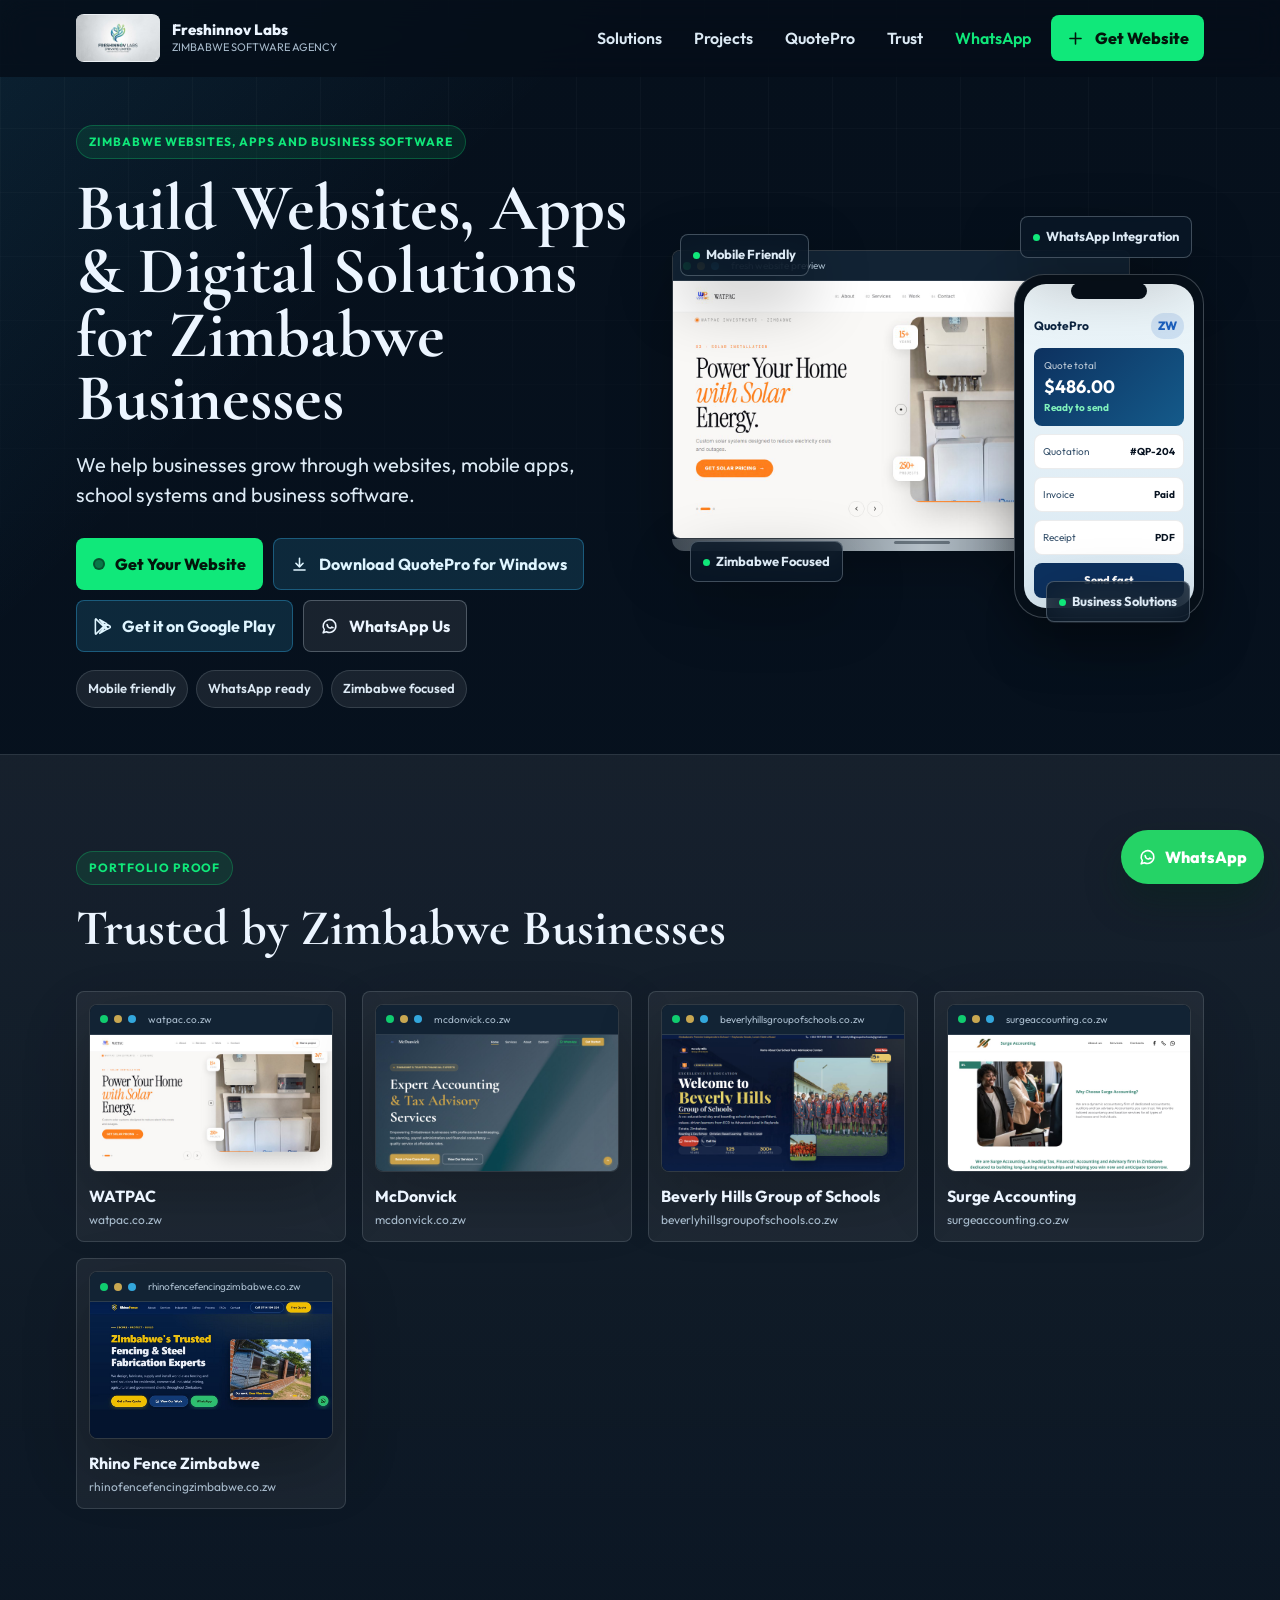
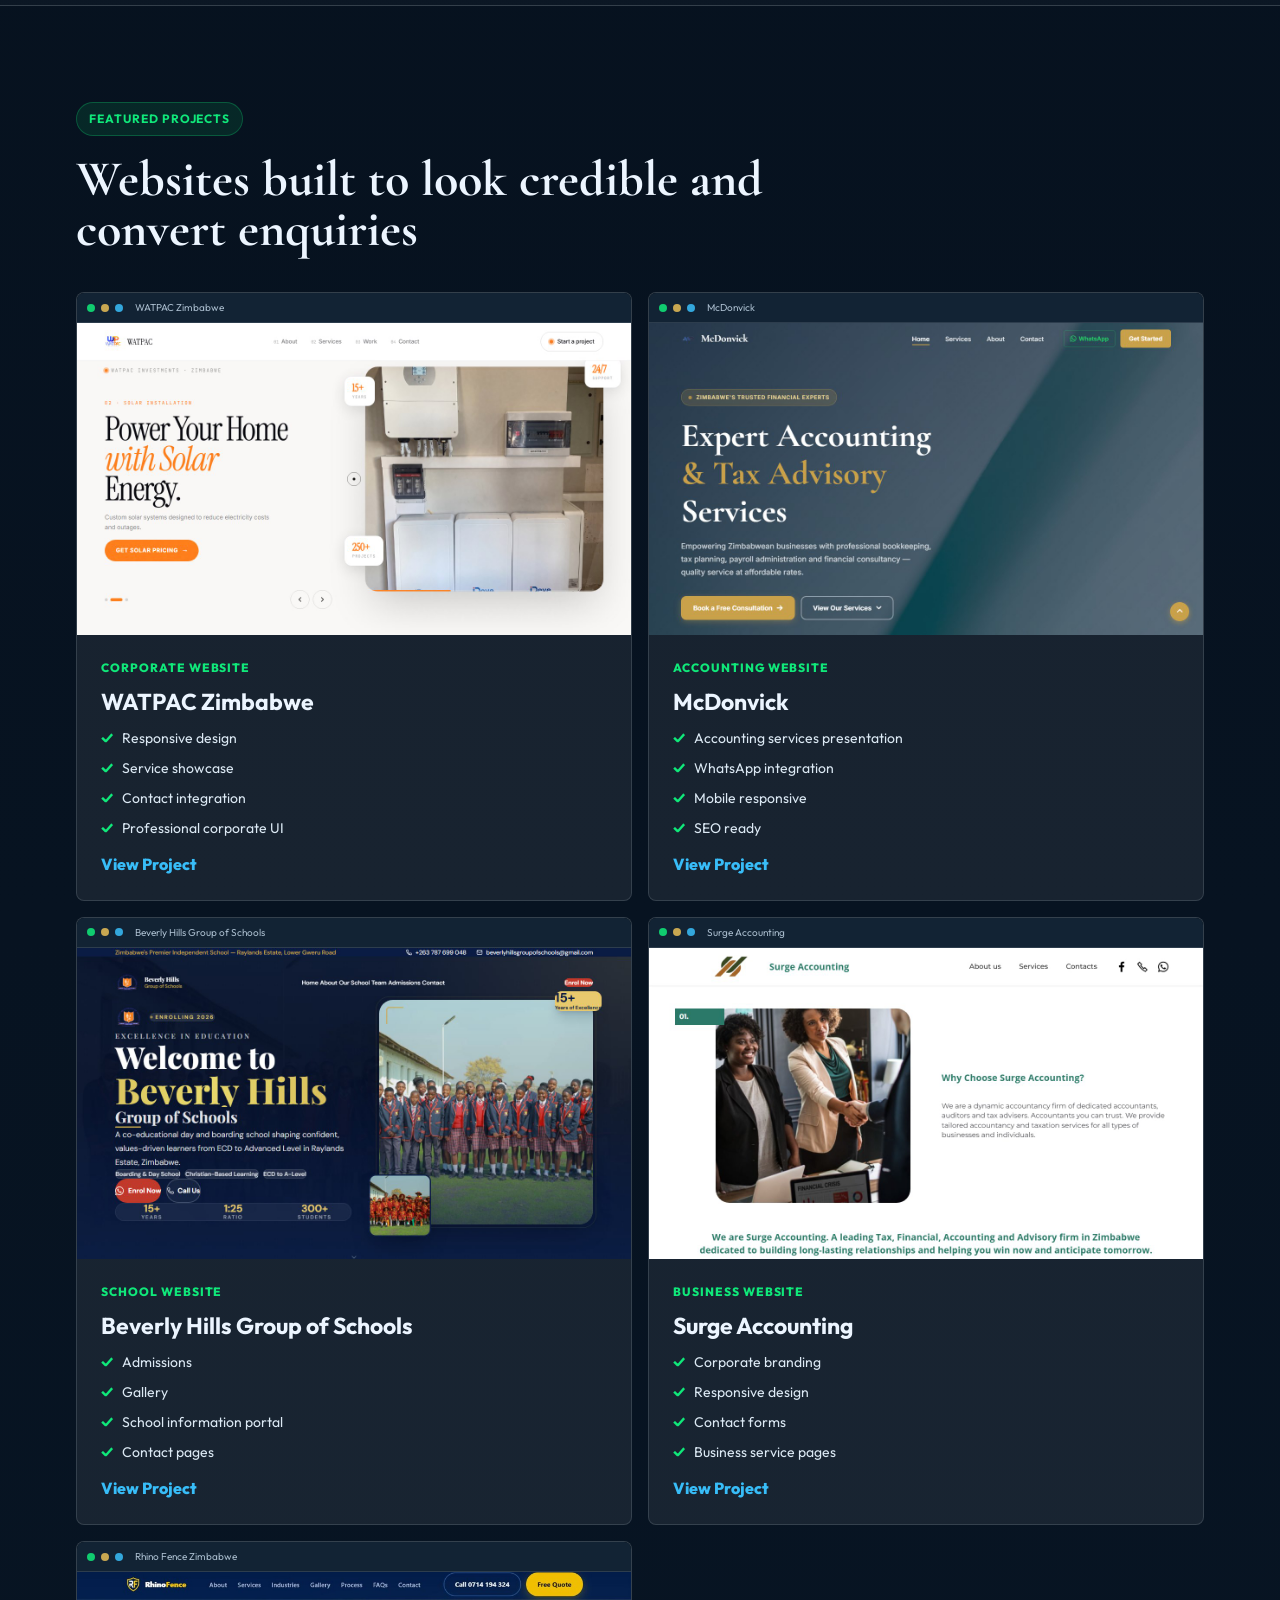
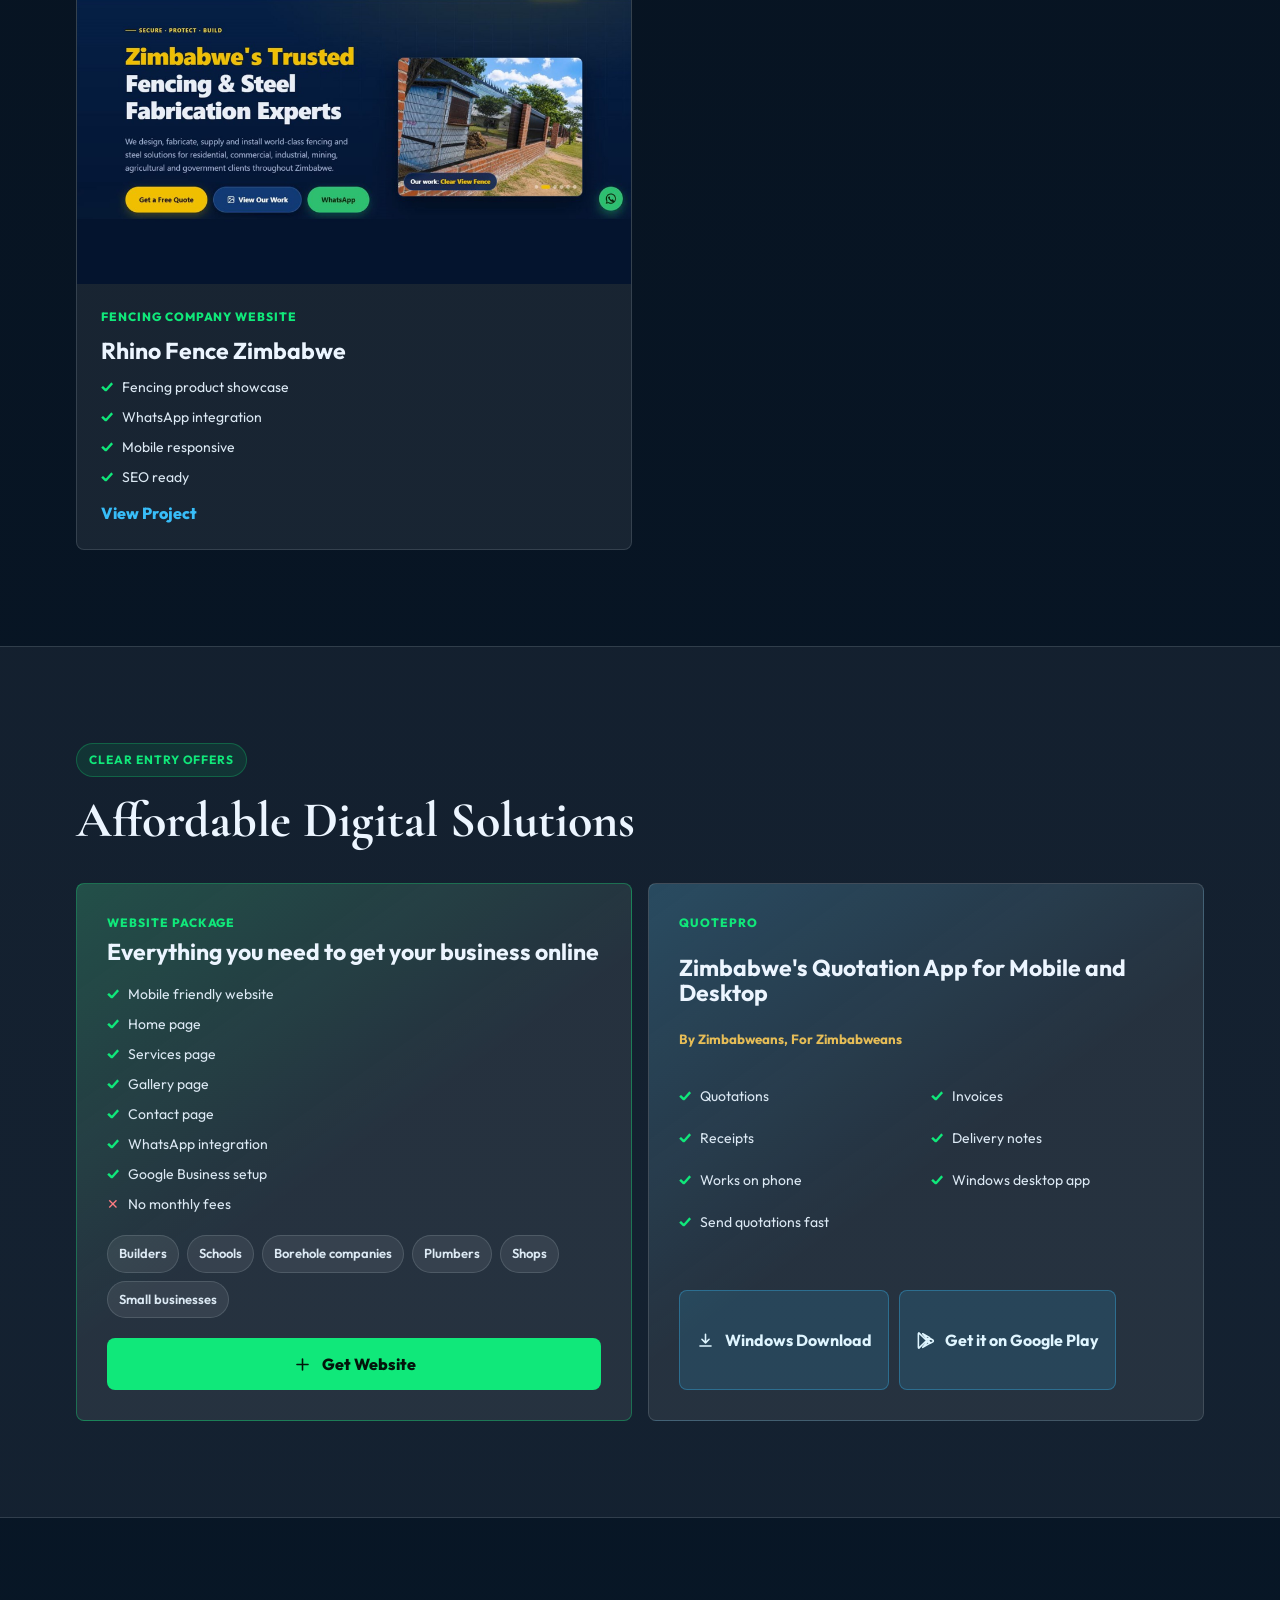
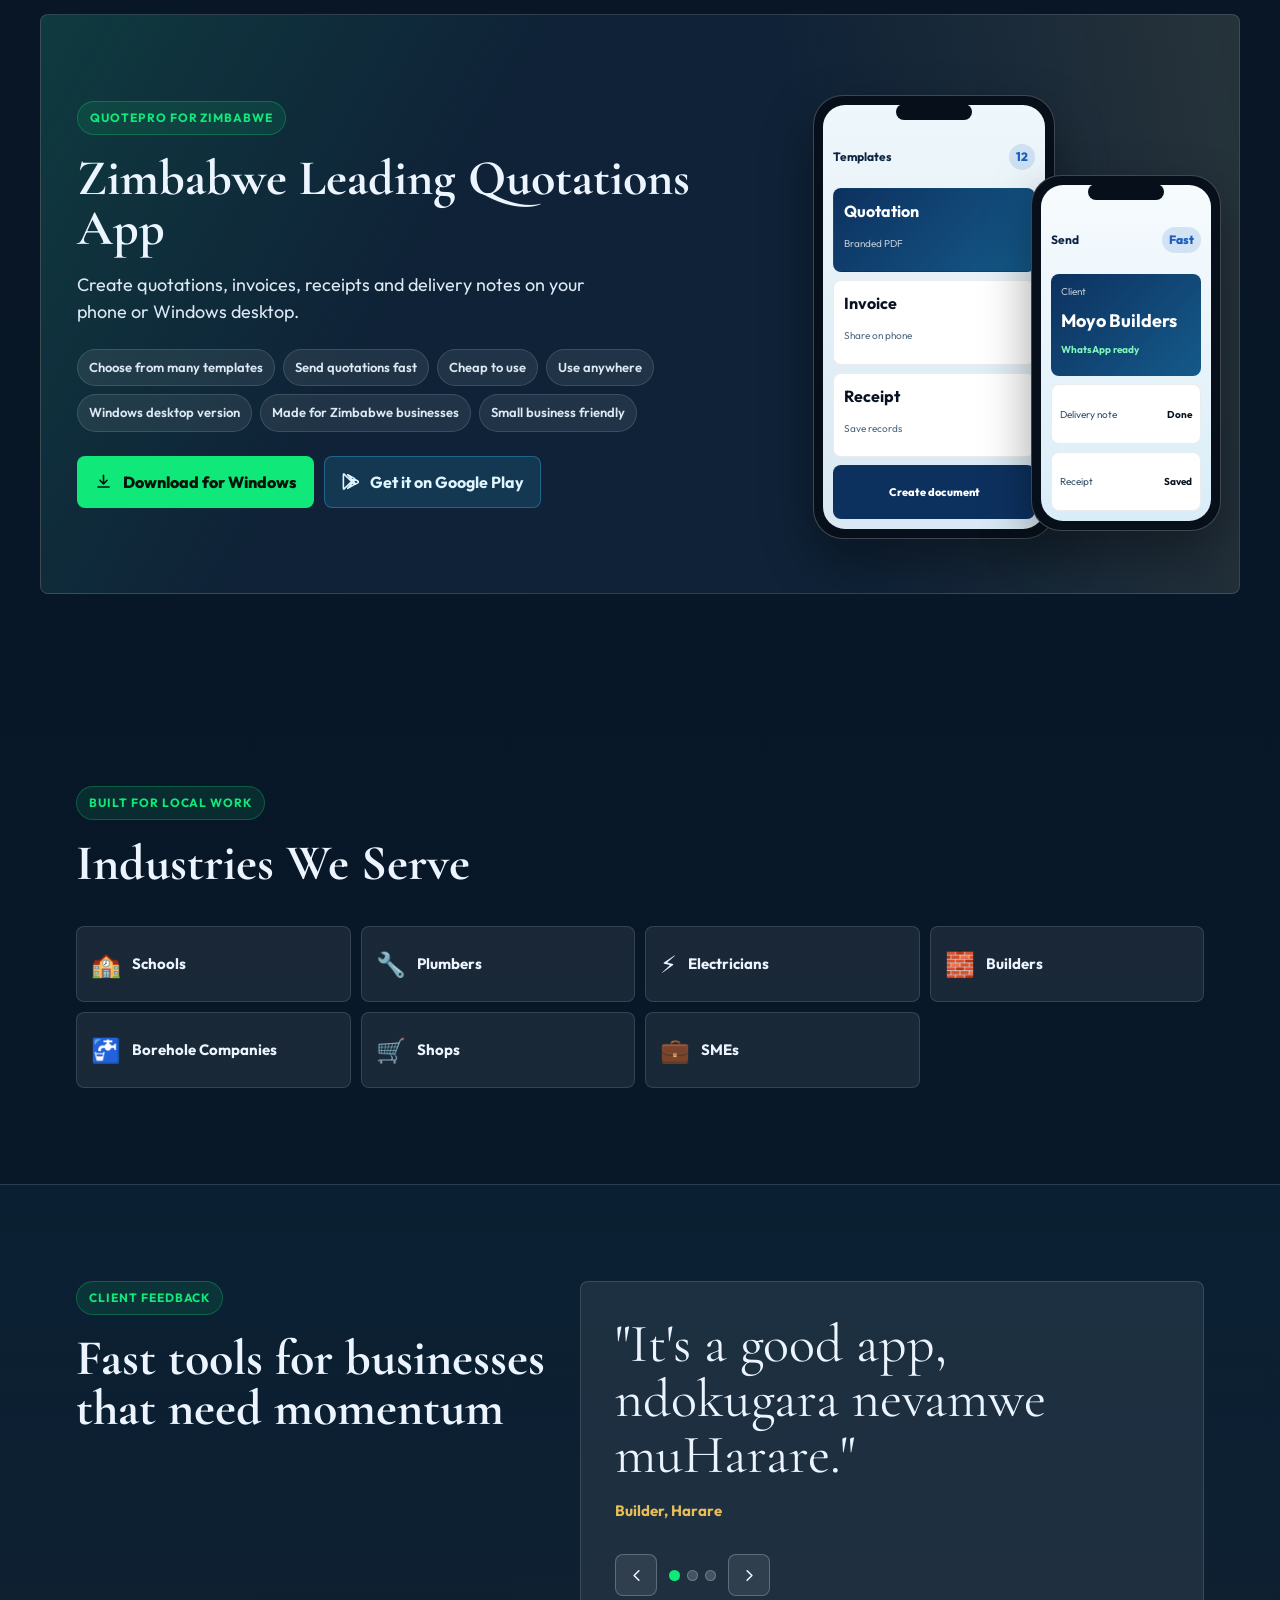
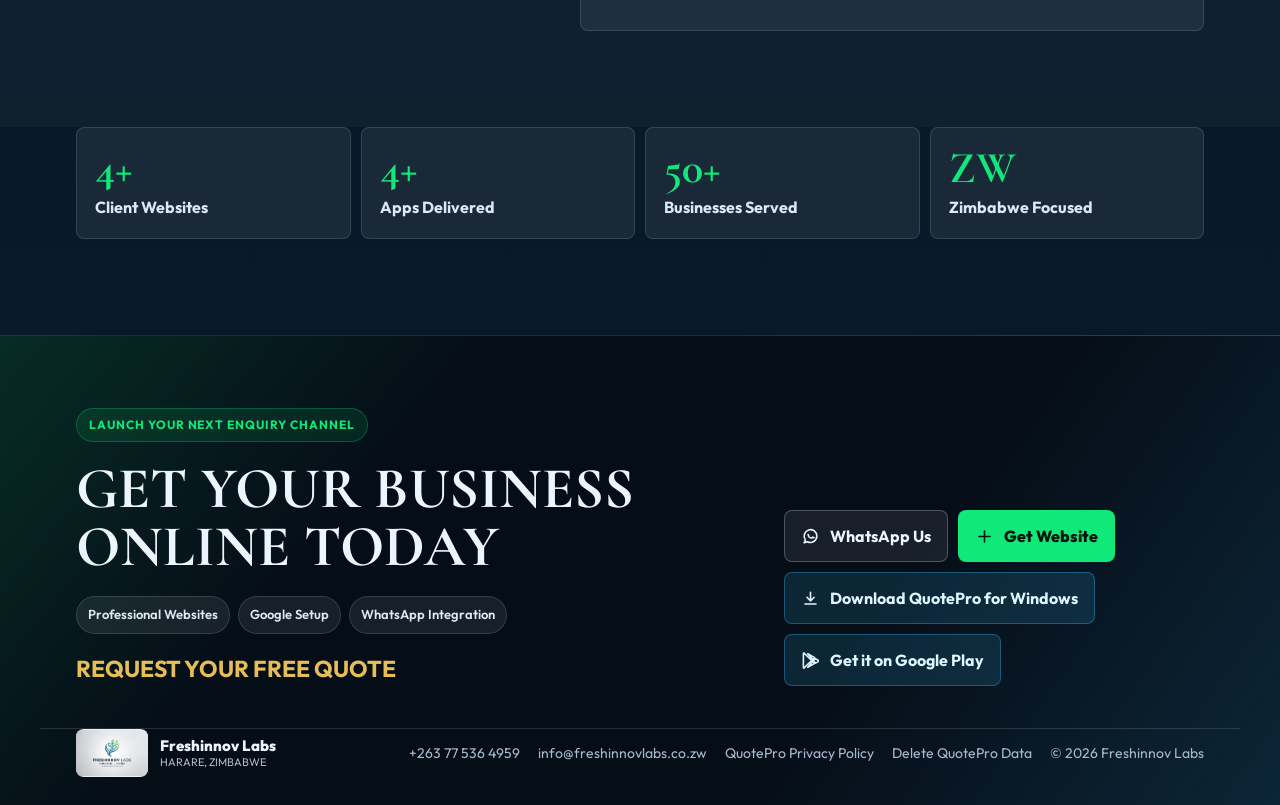
<file: index.html>
<!DOCTYPE html>
<html lang="en">
<head>
  <meta charset="UTF-8"/>
  <meta name="viewport" content="width=device-width, initial-scale=1.0"/>
  <title>Freshinnov Labs Zimbabwe | Websites, Mobile Apps &amp; Business Software</title>
  <meta name="description" content="Zimbabwe software company providing websites, mobile apps, school systems and QuotePro quotation software."/>
  <meta name="keywords" content="Website development Zimbabwe, Software company Zimbabwe, School management system Zimbabwe, Quotation app Zimbabwe, Mobile app developer Harare"/>
  <meta name="theme-color" content="#081321"/>
  <link rel="canonical" href="https://freshinnovlabs.co.zw/"/>

  <!-- Open Graph / WhatsApp / Facebook link preview -->
  <meta property="og:type" content="website"/>
  <meta property="og:site_name" content="Freshinnov Labs"/>
  <meta property="og:locale" content="en_ZW"/>
  <meta property="og:url" content="https://freshinnovlabs.co.zw/"/>
  <meta property="og:title" content="Freshinnov Labs | Websites, Mobile Apps &amp; Business Software in Zimbabwe"/>
  <meta property="og:description" content="We build professional websites, mobile apps, school management systems and QuotePro quotation software for Zimbabwean businesses. Based in Harare."/>
  <meta property="og:image" content="https://freshinnovlabs.co.zw/assets/og-image.jpg"/>
  <meta property="og:image:secure_url" content="https://freshinnovlabs.co.zw/assets/og-image.jpg"/>
  <meta property="og:image:type" content="image/jpeg"/>
  <meta property="og:image:width" content="1200"/>
  <meta property="og:image:height" content="630"/>
  <meta property="og:image:alt" content="Freshinnov Labs — websites, mobile apps and business software in Zimbabwe"/>

  <!-- Twitter / X large card -->
  <meta name="twitter:card" content="summary_large_image"/>
  <meta name="twitter:title" content="Freshinnov Labs | Websites, Mobile Apps &amp; Business Software in Zimbabwe"/>
  <meta name="twitter:description" content="We build professional websites, mobile apps, school management systems and QuotePro quotation software for Zimbabwean businesses."/>
  <meta name="twitter:image" content="https://freshinnovlabs.co.zw/assets/og-image.jpg"/>
  <link rel="preconnect" href="https://fonts.googleapis.com"/>
  <link rel="preconnect" href="https://fonts.gstatic.com" crossorigin/>
  <link href="https://fonts.googleapis.com/css2?family=Cormorant+Garamond:wght@600;700&family=Outfit:wght@400;500;600;700;800&display=swap" rel="stylesheet"/>
  <link rel="stylesheet" href="home.css"/>
  <script src="home.js" defer></script>
  <link rel="icon" href="favicon.ico" sizes="any"/>
  <link rel="icon" type="image/png" href="assets/favicon-32.png" sizes="32x32"/>
  <link rel="icon" type="image/png" href="assets/favicon-192.png" sizes="192x192"/>
  <link rel="apple-touch-icon" href="assets/apple-touch-icon.png"/>
</head>
<body>
  <a class="skip-link" href="#main-content">Skip to content</a>

  <header class="site-header" id="site-header">
    <nav class="nav-shell container" aria-label="Primary navigation">
      <a class="brand" href="#home" aria-label="Freshinnov Labs home">
        <span class="brand-mark">
          <img src="assets/freshinnov-logo.jpg" alt="" width="96" height="54" decoding="async"/>
        </span>
        <span class="brand-copy">
          <strong>Freshinnov Labs</strong>
          <span>Zimbabwe software agency</span>
        </span>
      </a>

      <button class="menu-toggle" id="menu-toggle" type="button" aria-expanded="false" aria-controls="mobile-menu">
        <span></span>
        <span></span>
        <span class="sr-only">Open menu</span>
      </button>

      <div class="desktop-nav">
        <a href="#services">Solutions</a>
        <a href="#work">Projects</a>
        <a href="#quotepro">QuotePro</a>
        <a href="#about">Trust</a>
        <a class="nav-whatsapp" href="https://wa.me/263775364959" target="_blank" rel="noopener">WhatsApp</a>
        <button class="button button-primary button-compact" type="button" data-open-lead>
          <svg viewBox="0 0 24 24" aria-hidden="true"><path d="M12 5v14M5 12h14"/></svg>
          <span>Get Website</span>
        </button>
      </div>
    </nav>

    <div class="mobile-menu" id="mobile-menu" hidden>
      <div class="container mobile-menu-inner">
        <a href="#services">Solutions</a>
        <a href="#work">Projects</a>
        <a href="#quotepro">QuotePro</a>
        <a href="#about">Trust</a>
        <a href="https://wa.me/263775364959" target="_blank" rel="noopener">WhatsApp Us</a>
        <button class="button button-primary" type="button" data-open-lead>
          <svg viewBox="0 0 24 24" aria-hidden="true"><path d="M12 5v14M5 12h14"/></svg>
          <span>Get Website</span>
        </button>
      </div>
    </div>
  </header>

  <main id="main-content">
    <section class="hero" id="home">
      <div class="hero-grid container">
        <div class="hero-copy">
          <p class="eyebrow">Zimbabwe websites, apps and business software</p>
          <h1>Build Websites, Apps &amp; Digital Solutions for Zimbabwe Businesses</h1>
          <p class="hero-subtitle">We help businesses grow through websites, mobile apps, school systems and business software.</p>

          <div class="hero-actions" aria-label="Primary actions">
            <button class="button button-primary" type="button" data-open-lead>
              <span class="button-dot" aria-hidden="true"></span>
              <span>Get Your Website</span>
            </button>
            <a class="button button-secondary" href="downloads/QuotePro-Enterprise-1.0.6-x64-setup.exe" download>
              <svg viewBox="0 0 24 24" aria-hidden="true"><path d="M12 4v11M7.5 10.5 12 15l4.5-4.5M5 19h14"/></svg>
              <span>Download QuotePro for Windows</span>
            </a>
            <a class="button button-secondary" href="https://play.google.com/store/apps/details?id=com.freshinnovlabs.quotepro" target="_blank" rel="noopener">
              <svg viewBox="0 0 24 24" aria-hidden="true" fill="currentColor" stroke="none"><path d="M3.6 2.3 13.4 12 3.6 21.7a1.5 1.5 0 0 1-.6-1.2V3.5c0-.5.2-.9.6-1.2Zm11.2 10.8 2.5 2.5-8.8 5 6.3-7.5Zm0-2.2L8.5 3.4l8.8 5-2.5 2.5Zm3.6-1.1 2.8 1.6c.9.5.9 1.8 0 2.3l-2.8 1.6L15.6 12l2.8-2.2Z"/></svg>
              <span>Get it on Google Play</span>
            </a>
            <a class="button button-ghost" href="https://wa.me/263775364959" target="_blank" rel="noopener">
              <svg viewBox="0 0 24 24" aria-hidden="true"><path d="M20 11.5a8 8 0 0 1-11.81 7.05L4 20l1.48-4.02A8 8 0 1 1 20 11.5Z"/><path d="M9 9.5c.2 2.3 2.2 4.3 4.5 4.5l1.4-1.2 1.6.8"/></svg>
              <span>WhatsApp Us</span>
            </a>
          </div>

          <div class="hero-proof" aria-label="Freshinnov service highlights">
            <span>Mobile friendly</span>
            <span>WhatsApp ready</span>
            <span>Zimbabwe focused</span>
          </div>
        </div>

        <div class="hero-stage" aria-label="Website and QuotePro previews">
          <div class="hero-card float-card float-one"><span></span>Mobile Friendly</div>
          <div class="hero-card float-card float-two"><span></span>WhatsApp Integration</div>
          <div class="hero-card float-card float-three"><span></span>Zimbabwe Focused</div>
          <div class="hero-card float-card float-four"><span></span>Business Solutions</div>

          <div class="laptop">
            <div class="laptop-screen browser-frame">
              <div class="browser-top" aria-hidden="true">
                <span></span><span></span><span></span>
                <small>fresh website preview</small>
              </div>
              <img src="assets/portfolio/watpac.jpg" alt="WATPAC website preview shown in a laptop mockup" width="1280" height="720" fetchpriority="high"/>
            </div>
            <div class="laptop-base" aria-hidden="true"></div>
          </div>

          <div class="phone phone-hero" aria-label="QuotePro phone mockup">
            <div class="phone-notch" aria-hidden="true"></div>
            <div class="quote-screen">
              <div class="quote-bar">
                <strong>QuotePro</strong>
                <span>ZW</span>
              </div>
              <div class="quote-summary">
                <small>Quote total</small>
                <strong>$486.00</strong>
                <em>Ready to send</em>
              </div>
              <div class="quote-row">
                <span>Quotation</span>
                <strong>#QP-204</strong>
              </div>
              <div class="quote-row">
                <span>Invoice</span>
                <strong>Paid</strong>
              </div>
              <div class="quote-row">
                <span>Receipt</span>
                <strong>PDF</strong>
              </div>
              <button type="button">Send fast</button>
            </div>
          </div>
        </div>
      </div>
    </section>

    <section class="trust" id="about" aria-labelledby="trust-title">
      <div class="container">
        <div class="section-heading">
          <p class="eyebrow">Portfolio proof</p>
          <h2 id="trust-title">Trusted by Zimbabwe Businesses</h2>
        </div>

        <div class="trust-grid">
          <article class="trust-item">
            <div class="browser-frame client-window">
              <div class="browser-top" aria-hidden="true"><span></span><span></span><span></span><small>watpac.co.zw</small></div>
              <img src="assets/portfolio/watpac.jpg" alt="Screenshot of the WATPAC website" width="1280" height="720" loading="lazy" decoding="async"/>
            </div>
            <div class="client-tag"><strong>WATPAC</strong><span>watpac.co.zw</span></div>
          </article>

          <article class="trust-item">
            <div class="browser-frame client-window">
              <div class="browser-top" aria-hidden="true"><span></span><span></span><span></span><small>mcdonvick.co.zw</small></div>
              <img src="assets/portfolio/mcdonvick.jpg" alt="Screenshot of the McDonvick website" width="1280" height="720" loading="lazy" decoding="async"/>
            </div>
            <div class="client-tag"><strong>McDonvick</strong><span>mcdonvick.co.zw</span></div>
          </article>

          <article class="trust-item">
            <div class="browser-frame client-window">
              <div class="browser-top" aria-hidden="true"><span></span><span></span><span></span><small>beverlyhillsgroupofschools.co.zw</small></div>
              <img src="assets/portfolio/beverly-hills-schools.jpg" alt="Screenshot of the Beverly Hills Group of Schools website" width="1280" height="720" loading="lazy" decoding="async"/>
            </div>
            <div class="client-tag"><strong>Beverly Hills Group of Schools</strong><span>beverlyhillsgroupofschools.co.zw</span></div>
          </article>

          <article class="trust-item">
            <div class="browser-frame client-window">
              <div class="browser-top" aria-hidden="true"><span></span><span></span><span></span><small>surgeaccounting.co.zw</small></div>
              <img src="assets/portfolio/surge-accounting.jpg" alt="Screenshot of the Surge Accounting website" width="1280" height="720" loading="lazy" decoding="async"/>
            </div>
            <div class="client-tag"><strong>Surge Accounting</strong><span>surgeaccounting.co.zw</span></div>
          </article>

          <article class="trust-item">
            <div class="browser-frame client-window">
              <div class="browser-top" aria-hidden="true"><span></span><span></span><span></span><small>rhinofencefencingzimbabwe.co.zw</small></div>
              <img src="assets/portfolio/rhino-fence.jpg" alt="Screenshot of the Rhino Fence Zimbabwe website" width="1280" height="720" loading="lazy" decoding="async"/>
            </div>
            <div class="client-tag"><strong>Rhino Fence Zimbabwe</strong><span>rhinofencefencingzimbabwe.co.zw</span></div>
          </article>
        </div>
      </div>
    </section>

    <section class="projects" id="work" aria-labelledby="projects-title">
      <div class="container">
        <div class="section-heading section-heading-wide">
          <p class="eyebrow">Featured projects</p>
          <h2 id="projects-title">Websites built to look credible and convert enquiries</h2>
        </div>

        <div class="project-grid">
          <article class="project-card">
            <div class="project-preview browser-frame">
              <div class="browser-top" aria-hidden="true"><span></span><span></span><span></span><small>WATPAC Zimbabwe</small></div>
              <img src="assets/portfolio/watpac.jpg" alt="WATPAC Zimbabwe corporate website screenshot" width="1280" height="720" loading="lazy" decoding="async"/>
            </div>
            <div class="project-body">
              <p>Corporate website</p>
              <h3>WATPAC Zimbabwe</h3>
              <ul>
                <li>Responsive design</li>
                <li>Service showcase</li>
                <li>Contact integration</li>
                <li>Professional corporate UI</li>
              </ul>
              <a class="text-link" href="https://watpac.co.zw/" target="_blank" rel="noopener">View Project</a>
            </div>
          </article>

          <article class="project-card">
            <div class="project-preview browser-frame">
              <div class="browser-top" aria-hidden="true"><span></span><span></span><span></span><small>McDonvick</small></div>
              <img src="assets/portfolio/mcdonvick.jpg" alt="McDonvick accounting website screenshot" width="1280" height="720" loading="lazy" decoding="async"/>
            </div>
            <div class="project-body">
              <p>Accounting website</p>
              <h3>McDonvick</h3>
              <ul>
                <li>Accounting services presentation</li>
                <li>WhatsApp integration</li>
                <li>Mobile responsive</li>
                <li>SEO ready</li>
              </ul>
              <a class="text-link" href="https://mcdonvick.co.zw/" target="_blank" rel="noopener">View Project</a>
            </div>
          </article>

          <article class="project-card">
            <div class="project-preview browser-frame">
              <div class="browser-top" aria-hidden="true"><span></span><span></span><span></span><small>Beverly Hills Group of Schools</small></div>
              <img src="assets/portfolio/beverly-hills-schools.jpg" alt="Beverly Hills Group of Schools website screenshot" width="1280" height="720" loading="lazy" decoding="async"/>
            </div>
            <div class="project-body">
              <p>School website</p>
              <h3>Beverly Hills Group of Schools</h3>
              <ul>
                <li>Admissions</li>
                <li>Gallery</li>
                <li>School information portal</li>
                <li>Contact pages</li>
              </ul>
              <a class="text-link" href="https://beverlyhillsgroupofschools.co.zw/" target="_blank" rel="noopener">View Project</a>
            </div>
          </article>

          <article class="project-card">
            <div class="project-preview browser-frame">
              <div class="browser-top" aria-hidden="true"><span></span><span></span><span></span><small>Surge Accounting</small></div>
              <img src="assets/portfolio/surge-accounting.jpg" alt="Surge Accounting business website screenshot" width="1280" height="720" loading="lazy" decoding="async"/>
            </div>
            <div class="project-body">
              <p>Business website</p>
              <h3>Surge Accounting</h3>
              <ul>
                <li>Corporate branding</li>
                <li>Responsive design</li>
                <li>Contact forms</li>
                <li>Business service pages</li>
              </ul>
              <a class="text-link" href="https://surgeaccounting.co.zw/" target="_blank" rel="noopener">View Project</a>
            </div>
          </article>

          <article class="project-card">
            <div class="project-preview browser-frame">
              <div class="browser-top" aria-hidden="true"><span></span><span></span><span></span><small>Rhino Fence Zimbabwe</small></div>
              <img src="assets/portfolio/rhino-fence.jpg" alt="Rhino Fence Zimbabwe fencing company website screenshot" width="1280" height="720" loading="lazy" decoding="async"/>
            </div>
            <div class="project-body">
              <p>Fencing company website</p>
              <h3>Rhino Fence Zimbabwe</h3>
              <ul>
                <li>Fencing product showcase</li>
                <li>WhatsApp integration</li>
                <li>Mobile responsive</li>
                <li>SEO ready</li>
              </ul>
              <a class="text-link" href="https://www.rhinofencefencingzimbabwe.co.zw/" target="_blank" rel="noopener">View Project</a>
            </div>
          </article>
        </div>
      </div>
    </section>

    <section class="pricing" id="services" aria-labelledby="pricing-title">
      <div class="container">
        <div class="section-heading">
          <p class="eyebrow">Clear entry offers</p>
          <h2 id="pricing-title">Affordable Digital Solutions</h2>
        </div>

        <div class="pricing-grid">
          <article class="price-card price-featured">
            <div class="price-top">
              <p>Website Package</p>
              <h3>Everything you need to get your business online</h3>
            </div>
            <ul class="feature-list">
              <li>Mobile friendly website</li>
              <li>Home page</li>
              <li>Services page</li>
              <li>Gallery page</li>
              <li>Contact page</li>
              <li>WhatsApp integration</li>
              <li>Google Business setup</li>
              <li class="feature-no">No monthly fees</li>
            </ul>
            <div class="fit-list">
              <span>Builders</span>
              <span>Schools</span>
              <span>Borehole companies</span>
              <span>Plumbers</span>
              <span>Shops</span>
              <span>Small businesses</span>
            </div>
            <button class="button button-primary" type="button" data-open-lead>
              <svg viewBox="0 0 24 24" aria-hidden="true"><path d="M12 5v14M5 12h14"/></svg>
              <span>Get Website</span>
            </button>
          </article>

          <article class="price-card price-quotepro">
            <div class="price-top">
              <p>QuotePro</p>
              <h3>Zimbabwe's Quotation App for Mobile and Desktop</h3>
              <small>By Zimbabweans, For Zimbabweans</small>
            </div>
            <ul class="feature-list compact-list">
              <li>Quotations</li>
              <li>Invoices</li>
              <li>Receipts</li>
              <li>Delivery notes</li>
              <li>Works on phone</li>
              <li>Windows desktop app</li>
              <li>Send quotations fast</li>
            </ul>
            <div class="quotepro-downloads">
              <a class="button button-secondary" href="downloads/QuotePro-Enterprise-1.0.6-x64-setup.exe" download>
                <svg viewBox="0 0 24 24" aria-hidden="true"><path d="M12 4v11M7.5 10.5 12 15l4.5-4.5M5 19h14"/></svg>
                <span>Windows Download</span>
              </a>
              <a class="button button-secondary" href="https://play.google.com/store/apps/details?id=com.freshinnovlabs.quotepro" target="_blank" rel="noopener">
                <svg viewBox="0 0 24 24" aria-hidden="true" fill="currentColor" stroke="none"><path d="M3.6 2.3 13.4 12 3.6 21.7a1.5 1.5 0 0 1-.6-1.2V3.5c0-.5.2-.9.6-1.2Zm11.2 10.8 2.5 2.5-8.8 5 6.3-7.5Zm0-2.2L8.5 3.4l8.8 5-2.5 2.5Zm3.6-1.1 2.8 1.6c.9.5.9 1.8 0 2.3l-2.8 1.6L15.6 12l2.8-2.2Z"/></svg>
                <span>Get it on Google Play</span>
              </a>
            </div>
          </article>
        </div>
      </div>
    </section>

    <section class="quotepro" id="quotepro" aria-labelledby="quotepro-title">
      <div class="container quotepro-grid">
        <div class="quotepro-copy">
          <p class="eyebrow">QuotePro for Zimbabwe</p>
          <h2 id="quotepro-title">Zimbabwe Leading Quotations App</h2>
          <p>Create quotations, invoices, receipts and delivery notes on your phone or Windows desktop.</p>
          <div class="quotepro-features">
            <span>Choose from many templates</span>
            <span>Send quotations fast</span>
            <span>Cheap to use</span>
            <span>Use anywhere</span>
            <span>Windows desktop version</span>
            <span>Made for Zimbabwe businesses</span>
            <span>Small business friendly</span>
          </div>
          <div class="quotepro-downloads">
            <a class="button button-primary" href="downloads/QuotePro-Enterprise-1.0.6-x64-setup.exe" download>
              <svg viewBox="0 0 24 24" aria-hidden="true"><path d="M12 4v11M7.5 10.5 12 15l4.5-4.5M5 19h14"/></svg>
              <span>Download for Windows</span>
            </a>
            <a class="button button-secondary" href="https://play.google.com/store/apps/details?id=com.freshinnovlabs.quotepro" target="_blank" rel="noopener">
              <svg viewBox="0 0 24 24" aria-hidden="true" fill="currentColor" stroke="none"><path d="M3.6 2.3 13.4 12 3.6 21.7a1.5 1.5 0 0 1-.6-1.2V3.5c0-.5.2-.9.6-1.2Zm11.2 10.8 2.5 2.5-8.8 5 6.3-7.5Zm0-2.2L8.5 3.4l8.8 5-2.5 2.5Zm3.6-1.1 2.8 1.6c.9.5.9 1.8 0 2.3l-2.8 1.6L15.6 12l2.8-2.2Z"/></svg>
              <span>Get it on Google Play</span>
            </a>
          </div>
        </div>

        <div class="quotepro-phones" aria-label="QuotePro screens">
          <div class="phone phone-large">
            <div class="phone-notch" aria-hidden="true"></div>
            <div class="quote-screen">
              <div class="quote-bar"><strong>Templates</strong><span>12</span></div>
              <div class="template-card accent"><strong>Quotation</strong><small>Branded PDF</small></div>
              <div class="template-card"><strong>Invoice</strong><small>Share on phone</small></div>
              <div class="template-card"><strong>Receipt</strong><small>Save records</small></div>
              <button type="button">Create document</button>
            </div>
          </div>
          <div class="phone phone-small">
            <div class="phone-notch" aria-hidden="true"></div>
            <div class="quote-screen light-screen">
              <div class="quote-bar"><strong>Send</strong><span>Fast</span></div>
              <div class="quote-summary">
                <small>Client</small>
                <strong>Moyo Builders</strong>
                <em>WhatsApp ready</em>
              </div>
              <div class="quote-row"><span>Delivery note</span><strong>Done</strong></div>
              <div class="quote-row"><span>Receipt</span><strong>Saved</strong></div>
            </div>
          </div>
        </div>
      </div>
    </section>

    <section class="industries" aria-labelledby="industries-title">
      <div class="container">
        <div class="section-heading">
          <p class="eyebrow">Built for local work</p>
          <h2 id="industries-title">Industries We Serve</h2>
        </div>
        <div class="industry-grid">
          <article><span aria-hidden="true">🏫</span><strong>Schools</strong></article>
          <article><span aria-hidden="true">🔧</span><strong>Plumbers</strong></article>
          <article><span aria-hidden="true">⚡</span><strong>Electricians</strong></article>
          <article><span aria-hidden="true">🧱</span><strong>Builders</strong></article>
          <article><span aria-hidden="true">🚰</span><strong>Borehole Companies</strong></article>
          <article><span aria-hidden="true">🛒</span><strong>Shops</strong></article>
          <article><span aria-hidden="true">💼</span><strong>SMEs</strong></article>
        </div>
      </div>
    </section>

    <section class="testimonials" aria-labelledby="testimonials-title">
      <div class="container testimonial-shell">
        <div class="section-heading">
          <p class="eyebrow">Client feedback</p>
          <h2 id="testimonials-title">Fast tools for businesses that need momentum</h2>
        </div>
        <div class="testimonial-card" aria-live="polite">
          <blockquote class="testimonial-slide is-active">
            <p>"It's a good app, ndokugara nevamwe muHarare."</p>
            <footer>Builder, Harare</footer>
          </blockquote>
          <blockquote class="testimonial-slide">
            <p>"Our school now manages information better."</p>
            <footer>School Administrator</footer>
          </blockquote>
          <blockquote class="testimonial-slide">
            <p>"We got our website quickly and professionally."</p>
            <footer>Business Owner</footer>
          </blockquote>
          <div class="carousel-controls">
            <button type="button" data-testimonial-prev aria-label="Previous testimonial">
              <svg viewBox="0 0 24 24" aria-hidden="true"><path d="M15 18 9 12l6-6"/></svg>
            </button>
            <div class="carousel-dots" aria-label="Testimonial slides">
              <button class="is-active" type="button" data-testimonial-dot="0" aria-label="Show testimonial 1"></button>
              <button type="button" data-testimonial-dot="1" aria-label="Show testimonial 2"></button>
              <button type="button" data-testimonial-dot="2" aria-label="Show testimonial 3"></button>
            </div>
            <button type="button" data-testimonial-next aria-label="Next testimonial">
              <svg viewBox="0 0 24 24" aria-hidden="true"><path d="m9 18 6-6-6-6"/></svg>
            </button>
          </div>
        </div>
      </div>
    </section>

    <section class="stats" aria-label="Freshinnov Labs impact">
      <div class="container stats-grid">
        <article><strong>4+</strong><span>Client Websites</span></article>
        <article><strong>4+</strong><span>Apps Delivered</span></article>
        <article><strong>50+</strong><span>Businesses Served</span></article>
        <article><strong>ZW</strong><span>Zimbabwe Focused</span></article>
      </div>
    </section>
  </main>

  <footer class="footer-cta" id="contact">
    <div class="container footer-grid">
      <div>
        <p class="eyebrow">Launch your next enquiry channel</p>
        <h2>GET YOUR BUSINESS ONLINE TODAY</h2>
        <div class="footer-offer">
          <span>Professional Websites</span>
          <span>Google Setup</span>
          <span>WhatsApp Integration</span>
        </div>
        <strong class="footer-price">REQUEST YOUR FREE QUOTE</strong>
      </div>
      <div class="footer-actions">
        <a class="button button-ghost" href="https://wa.me/263775364959" target="_blank" rel="noopener">
          <svg viewBox="0 0 24 24" aria-hidden="true"><path d="M20 11.5a8 8 0 0 1-11.81 7.05L4 20l1.48-4.02A8 8 0 1 1 20 11.5Z"/><path d="M9 9.5c.2 2.3 2.2 4.3 4.5 4.5l1.4-1.2 1.6.8"/></svg>
          <span>WhatsApp Us</span>
        </a>
        <button class="button button-primary" type="button" data-open-lead>
          <svg viewBox="0 0 24 24" aria-hidden="true"><path d="M12 5v14M5 12h14"/></svg>
          <span>Get Website</span>
        </button>
        <a class="button button-secondary" href="downloads/QuotePro-Enterprise-1.0.6-x64-setup.exe" download>
          <svg viewBox="0 0 24 24" aria-hidden="true"><path d="M12 4v11M7.5 10.5 12 15l4.5-4.5M5 19h14"/></svg>
          <span>Download QuotePro for Windows</span>
        </a>
        <a class="button button-secondary" href="https://play.google.com/store/apps/details?id=com.freshinnovlabs.quotepro" target="_blank" rel="noopener">
          <svg viewBox="0 0 24 24" aria-hidden="true" fill="currentColor" stroke="none"><path d="M3.6 2.3 13.4 12 3.6 21.7a1.5 1.5 0 0 1-.6-1.2V3.5c0-.5.2-.9.6-1.2Zm11.2 10.8 2.5 2.5-8.8 5 6.3-7.5Zm0-2.2L8.5 3.4l8.8 5-2.5 2.5Zm3.6-1.1 2.8 1.6c.9.5.9 1.8 0 2.3l-2.8 1.6L15.6 12l2.8-2.2Z"/></svg>
          <span>Get it on Google Play</span>
        </a>
      </div>
    </div>
    <div class="container footer-bottom">
      <a class="brand footer-brand" href="#home" aria-label="Freshinnov Labs home">
        <span class="brand-mark"><img src="assets/freshinnov-logo.jpg" alt="" width="96" height="54" loading="lazy" decoding="async"/></span>
        <span class="brand-copy"><strong>Freshinnov Labs</strong><span>Harare, Zimbabwe</span></span>
      </a>
      <div class="footer-links">
        <a href="tel:+263775364959">+263 77 536 4959</a>
        <a href="mailto:info@freshinnovlabs.co.zw">info@freshinnovlabs.co.zw</a>
        <a href="quotepro-privacy/">QuotePro Privacy Policy</a>
        <a href="quotepro-delete-data/">Delete QuotePro Data</a>
        <span>&copy; 2026 Freshinnov Labs</span>
      </div>
    </div>
  </footer>

  <a class="whatsapp-float" href="https://wa.me/263775364959" target="_blank" rel="noopener" aria-label="Chat with Freshinnov Labs on WhatsApp">
    <svg viewBox="0 0 24 24" aria-hidden="true"><path d="M20 11.5a8 8 0 0 1-11.81 7.05L4 20l1.48-4.02A8 8 0 1 1 20 11.5Z"/><path d="M9 9.5c.2 2.3 2.2 4.3 4.5 4.5l1.4-1.2 1.6.8"/></svg>
    <span>WhatsApp</span>
  </a>

  <dialog class="lead-dialog" id="lead-dialog" aria-labelledby="lead-title">
    <form class="lead-form" id="lead-form">
      <button class="dialog-close" type="button" data-close-lead aria-label="Close quote form">
        <svg viewBox="0 0 24 24" aria-hidden="true"><path d="M6 6 18 18M18 6 6 18"/></svg>
      </button>
      <p class="eyebrow">Fast website quote</p>
      <h2 id="lead-title">Need a Website?</h2>
      <label>
        <span>Name</span>
        <input name="name" type="text" autocomplete="name" required placeholder="Your name"/>
      </label>
      <label>
        <span>Business Type</span>
        <input name="business" type="text" required placeholder="School, builder, shop..."/>
      </label>
      <label>
        <span>Phone Number</span>
        <input name="phone" type="tel" autocomplete="tel" required placeholder="+263 ..."/>
      </label>
      <button class="button button-primary" type="submit">
        <svg viewBox="0 0 24 24" aria-hidden="true"><path d="M20 11.5a8 8 0 0 1-11.81 7.05L4 20l1.48-4.02A8 8 0 1 1 20 11.5Z"/><path d="M9 9.5c.2 2.3 2.2 4.3 4.5 4.5l1.4-1.2 1.6.8"/></svg>
        <span>Request Quote via WhatsApp</span>
      </button>
    </form>
  </dialog>
</body>
</html>
</file>
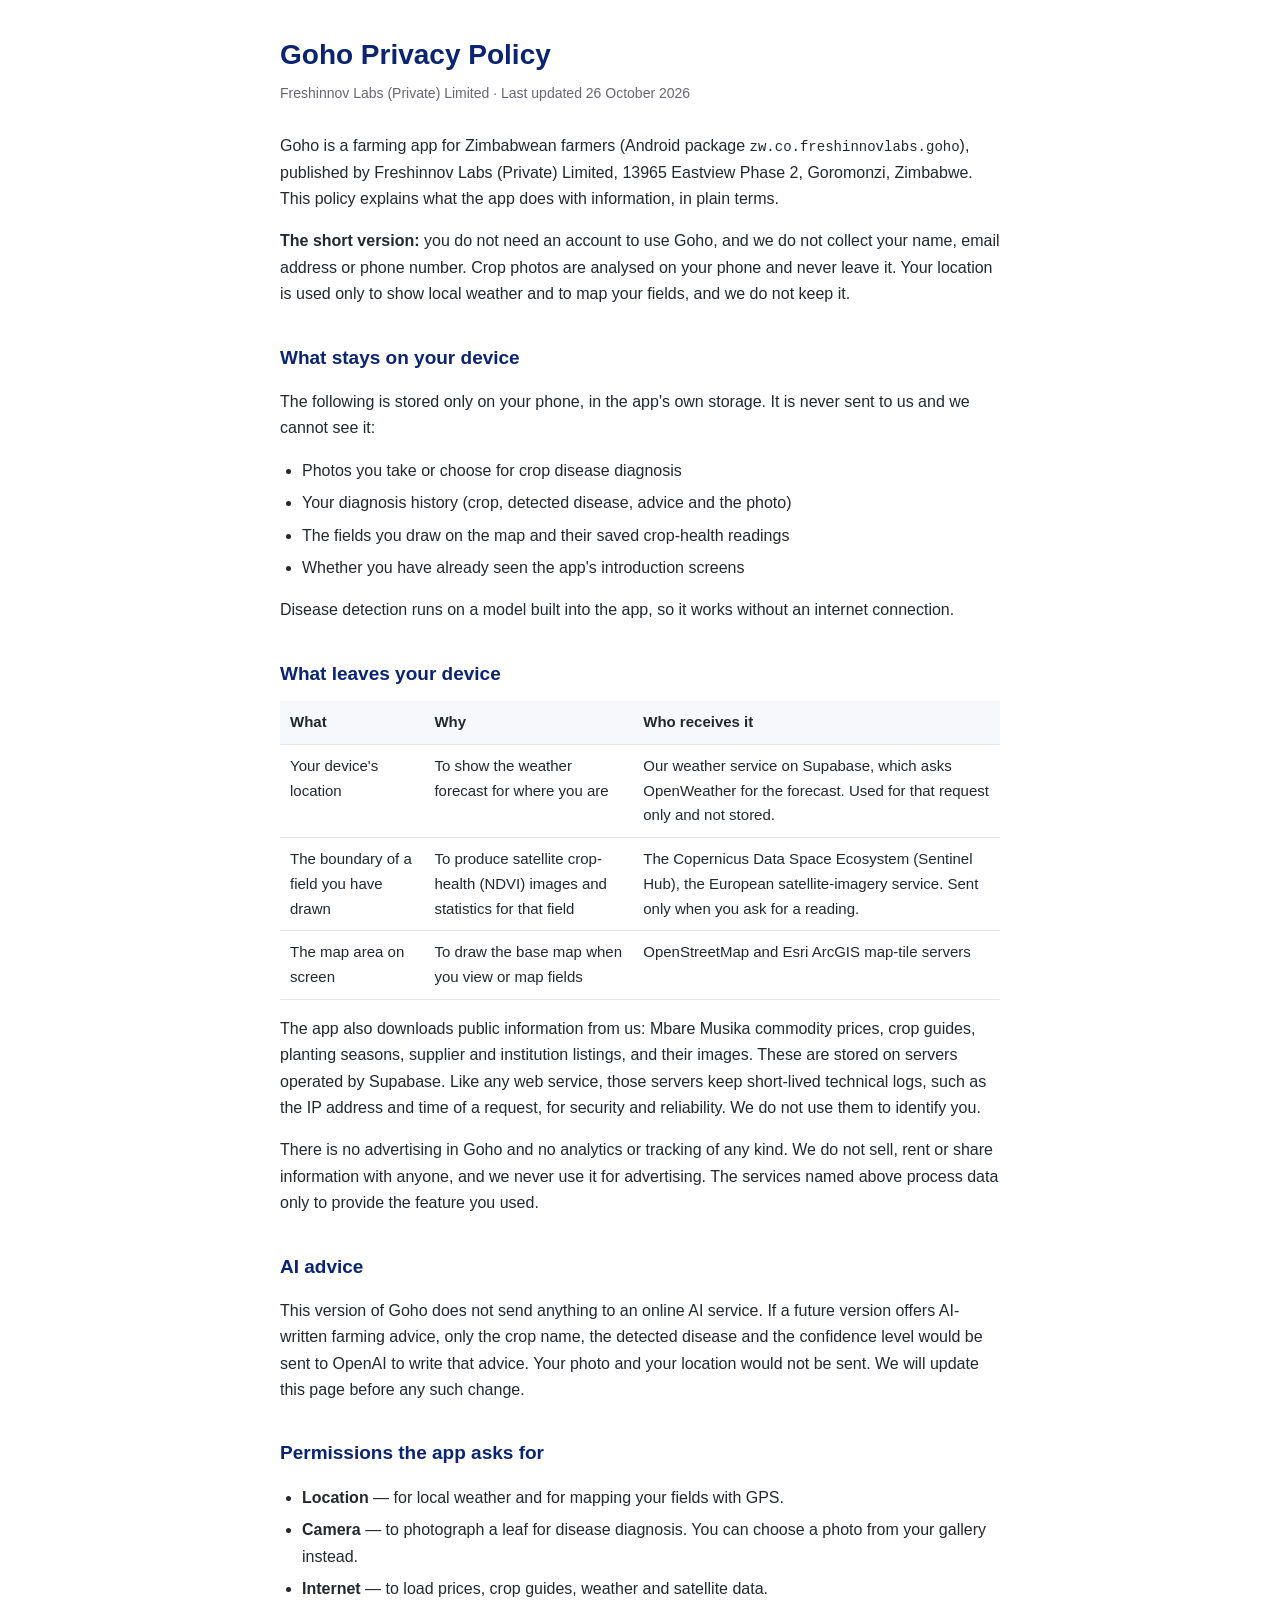
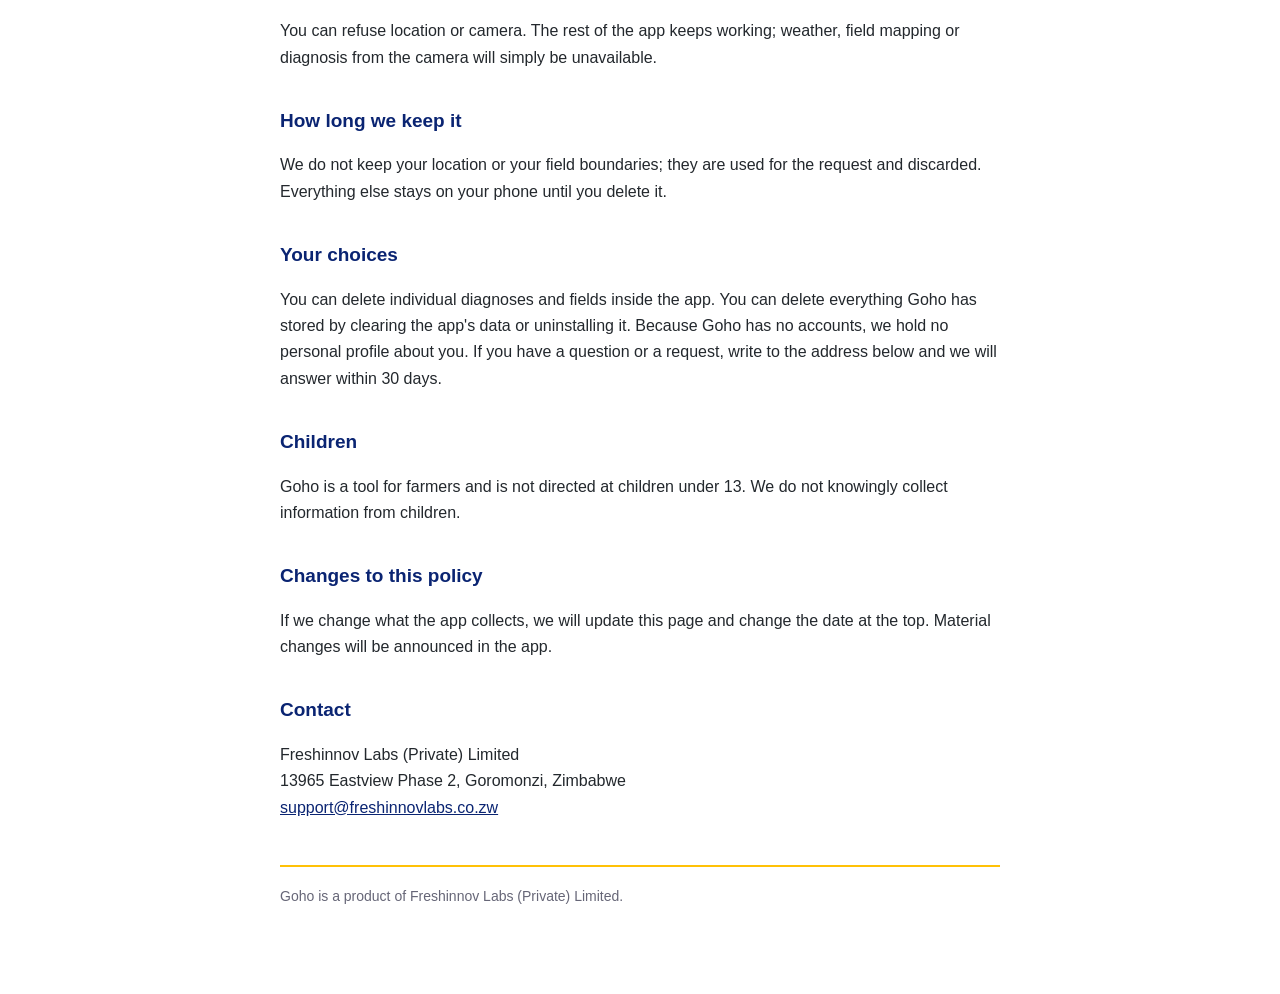
<file: goho-privacy/index.html>
<!DOCTYPE html>
<html lang="en-GB">
<head>
<meta charset="utf-8">
<meta name="viewport" content="width=device-width, initial-scale=1">
<title>Goho Privacy Policy — Freshinnov Labs</title>
<link rel="canonical" href="https://freshinnovlabs.co.zw/goho-privacy/">
<link rel="icon" href="/favicon.ico" sizes="any">
<link rel="icon" type="image/png" href="/assets/favicon-32.png" sizes="32x32">
<link rel="apple-touch-icon" href="/assets/apple-touch-icon.png">
<style>
  :root { color-scheme: light; }
  body {
    margin: 0 auto; padding: 32px 20px 72px; max-width: 720px;
    font: 16px/1.65 -apple-system, BlinkMacSystemFont, "Segoe UI", Roboto, Arial, sans-serif;
    color: #23282d; background: #fff;
  }
  h1 { font-size: 28px; margin: 0 0 4px; color: #0a2472; }
  h2 { font-size: 19px; margin: 34px 0 8px; color: #0a2472; }
  .meta { color: #667; font-size: 14px; margin: 0 0 28px; }
  ul { padding-left: 22px; }
  li { margin: 6px 0; }
  table { border-collapse: collapse; width: 100%; margin: 12px 0; font-size: 15px; }
  th, td { text-align: left; padding: 9px 10px; border-bottom: 1px solid #e3e6ec; vertical-align: top; }
  th { background: #f6f8fb; }
  code { font-size: 14px; }
  .footer { margin-top: 44px; padding-top: 18px; border-top: 2px solid #ffc107; color: #667; font-size: 14px; }
  a { color: #0a2472; }
</style>
</head>
<body>

<h1>Goho Privacy Policy</h1>
<p class="meta">Freshinnov Labs (Private) Limited &middot; Last updated 26 October 2026</p>

<p>Goho is a farming app for Zimbabwean farmers (Android package
<code>zw.co.freshinnovlabs.goho</code>), published by Freshinnov Labs (Private)
Limited, 13965 Eastview Phase 2, Goromonzi, Zimbabwe. This policy explains what
the app does with information, in plain terms.</p>

<p><strong>The short version:</strong> you do not need an account to use Goho,
and we do not collect your name, email address or phone number. Crop photos are
analysed on your phone and never leave it. Your location is used only to show
local weather and to map your fields, and we do not keep it.</p>

<h2>What stays on your device</h2>
<p>The following is stored only on your phone, in the app's own storage. It is
never sent to us and we cannot see it:</p>
<ul>
  <li>Photos you take or choose for crop disease diagnosis</li>
  <li>Your diagnosis history (crop, detected disease, advice and the photo)</li>
  <li>The fields you draw on the map and their saved crop-health readings</li>
  <li>Whether you have already seen the app's introduction screens</li>
</ul>
<p>Disease detection runs on a model built into the app, so it works without an
internet connection.</p>

<h2>What leaves your device</h2>
<table>
  <tr><th>What</th><th>Why</th><th>Who receives it</th></tr>
  <tr>
    <td>Your device's location</td>
    <td>To show the weather forecast for where you are</td>
    <td>Our weather service on Supabase, which asks OpenWeather for the
        forecast. Used for that request only and not stored.</td>
  </tr>
  <tr>
    <td>The boundary of a field you have drawn</td>
    <td>To produce satellite crop-health (NDVI) images and statistics for that
        field</td>
    <td>The Copernicus Data Space Ecosystem (Sentinel Hub), the European
        satellite-imagery service. Sent only when you ask for a reading.</td>
  </tr>
  <tr>
    <td>The map area on screen</td>
    <td>To draw the base map when you view or map fields</td>
    <td>OpenStreetMap and Esri ArcGIS map-tile servers</td>
  </tr>
</table>

<p>The app also downloads public information from us: Mbare Musika commodity
prices, crop guides, planting seasons, supplier and institution listings, and
their images. These are stored on servers operated by Supabase. Like any web
service, those servers keep short-lived technical logs, such as the IP address
and time of a request, for security and reliability. We do not use them to
identify you.</p>

<p>There is no advertising in Goho and no analytics or tracking of any kind. We
do not sell, rent or share information with anyone, and we never use it for
advertising. The services named above process data only to provide the feature
you used.</p>

<h2>AI advice</h2>
<p>This version of Goho does not send anything to an online AI service. If a
future version offers AI-written farming advice, only the crop name, the
detected disease and the confidence level would be sent to OpenAI to write that
advice. Your photo and your location would not be sent. We will update this page
before any such change.</p>

<h2>Permissions the app asks for</h2>
<ul>
  <li><strong>Location</strong> &mdash; for local weather and for mapping your
      fields with GPS.</li>
  <li><strong>Camera</strong> &mdash; to photograph a leaf for disease
      diagnosis. You can choose a photo from your gallery instead.</li>
  <li><strong>Internet</strong> &mdash; to load prices, crop guides, weather and
      satellite data.</li>
</ul>
<p>You can refuse location or camera. The rest of the app keeps working; weather,
field mapping or diagnosis from the camera will simply be unavailable.</p>

<h2>How long we keep it</h2>
<p>We do not keep your location or your field boundaries; they are used for the
request and discarded. Everything else stays on your phone until you delete it.</p>

<h2>Your choices</h2>
<p>You can delete individual diagnoses and fields inside the app. You can delete
everything Goho has stored by clearing the app's data or uninstalling it.
Because Goho has no accounts, we hold no personal profile about you. If you have
a question or a request, write to the address below and we will answer within 30
days.</p>

<h2>Children</h2>
<p>Goho is a tool for farmers and is not directed at children under 13. We do not
knowingly collect information from children.</p>

<h2>Changes to this policy</h2>
<p>If we change what the app collects, we will update this page and change the
date at the top. Material changes will be announced in the app.</p>

<h2>Contact</h2>
<p>
  Freshinnov Labs (Private) Limited<br>
  13965 Eastview Phase 2, Goromonzi, Zimbabwe<br>
  <a href="mailto:support@freshinnovlabs.co.zw">support@freshinnovlabs.co.zw</a>
</p>

<p class="footer">Goho is a product of Freshinnov Labs (Private) Limited.</p>

</body>
</html>
</file>
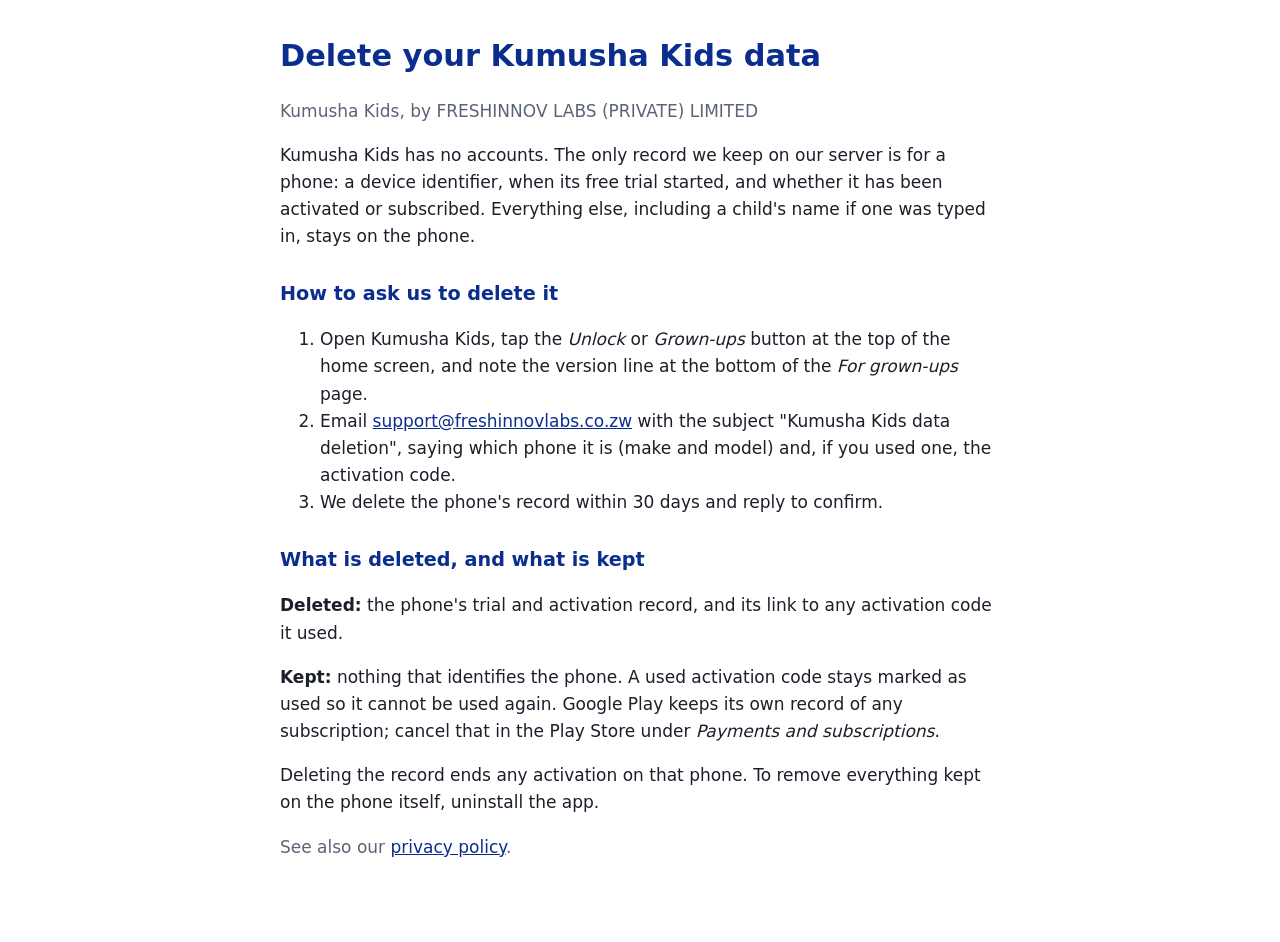
<file: kumusha-kids-delete-data/index.html>
<!doctype html>
<html lang="en">
<head>
<meta charset="utf-8">
<meta name="viewport" content="width=device-width, initial-scale=1">
<title>Kumusha Kids Data Deletion</title>
<style>
  :root { --ink: #1b1f2a; --muted: #5b6475; --navy: #0b2d8e; --bg: #ffffff; }
  @media (prefers-color-scheme: dark) {
    :root { --ink: #e8ebf2; --muted: #a8b0c0; --navy: #8fb0ff; --bg: #12151c; }
  }
  body { margin: 0; background: var(--bg); color: var(--ink);
         font: 17px/1.6 system-ui, -apple-system, "Segoe UI", Roboto, sans-serif; }
  main { max-width: 720px; margin: 0 auto; padding: 32px 16px 64px; }
  h1 { color: var(--navy); font-size: 1.9rem; margin: 0 0 4px; }
  h2 { color: var(--navy); font-size: 1.2rem; margin: 28px 0 8px; }
  .muted { color: var(--muted); }
  a { color: var(--navy); }
</style>
</head>
<body>
<main>
<h1>Delete your Kumusha Kids data</h1>
<p class="muted">Kumusha Kids, by FRESHINNOV LABS (PRIVATE) LIMITED</p>

<p>Kumusha Kids has no accounts. The only record we keep on our server is for a
phone: a device identifier, when its free trial started, and whether it has been
activated or subscribed. Everything else, including a child's name if one was
typed in, stays on the phone.</p>

<h2>How to ask us to delete it</h2>
<ol>
  <li>Open Kumusha Kids, tap the <em>Unlock</em> or <em>Grown-ups</em> button at the
      top of the home screen, and note the version line at the bottom of the
      <em>For grown-ups</em> page.</li>
  <li>Email <a href="mailto:support@freshinnovlabs.co.zw?subject=Kumusha%20Kids%20data%20deletion">support@freshinnovlabs.co.zw</a>
      with the subject "Kumusha Kids data deletion", saying which phone it is
      (make and model) and, if you used one, the activation code.</li>
  <li>We delete the phone's record within 30 days and reply to confirm.</li>
</ol>

<h2>What is deleted, and what is kept</h2>
<p><strong>Deleted:</strong> the phone's trial and activation record, and its
link to any activation code it used.</p>
<p><strong>Kept:</strong> nothing that identifies the phone. A used activation
code stays marked as used so it cannot be used again. Google Play keeps its own
record of any subscription; cancel that in the Play Store under
<em>Payments and subscriptions</em>.</p>
<p>Deleting the record ends any activation on that phone. To remove everything
kept on the phone itself, uninstall the app.</p>

<p class="muted">See also our <a href="/kumusha-kids-privacy/">privacy policy</a>.</p>
</main>
</body>
</html>
</file>
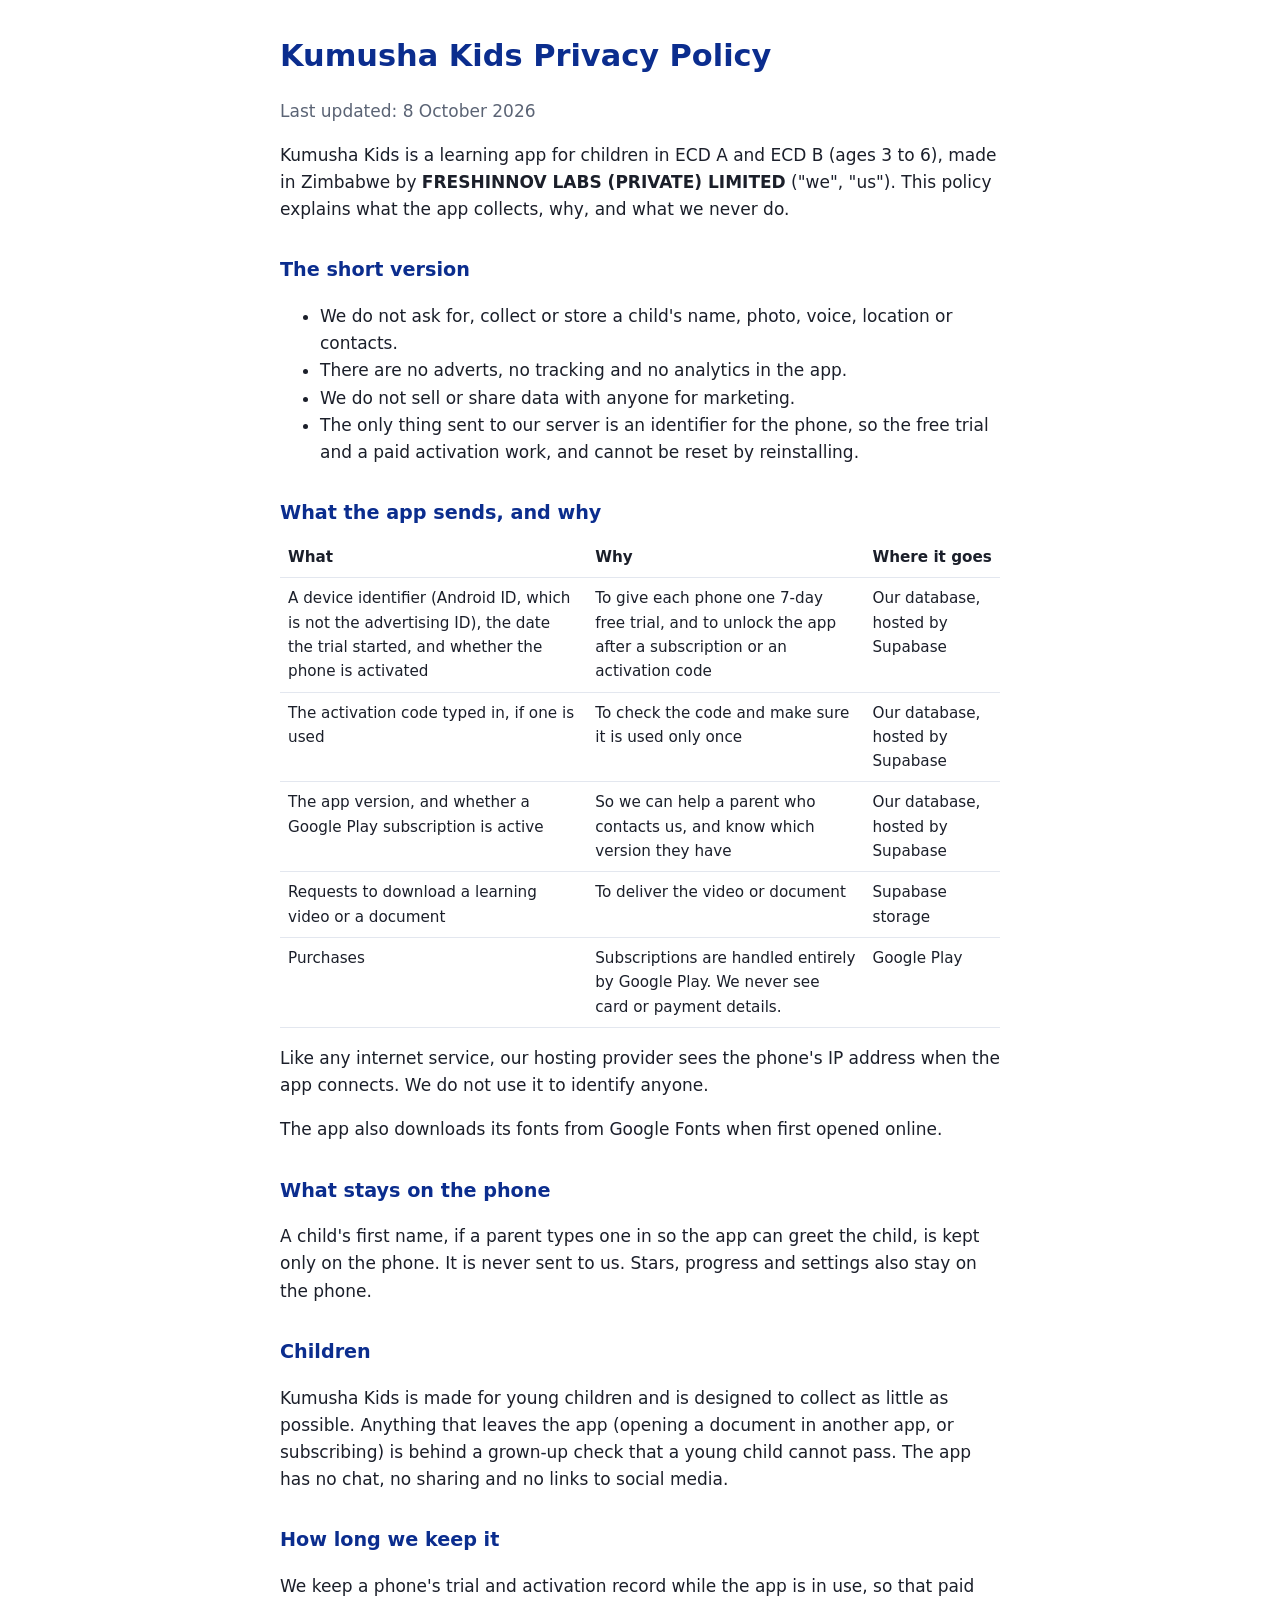
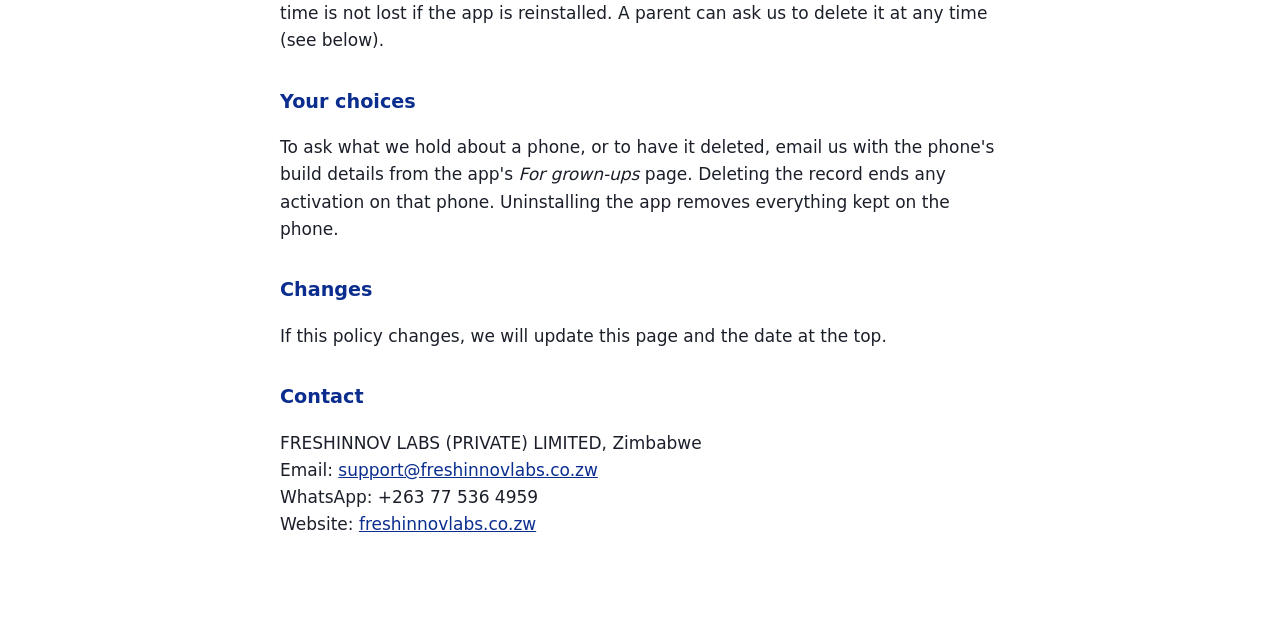
<file: kumusha-kids-privacy/index.html>
<!doctype html>
<html lang="en">
<head>
<meta charset="utf-8">
<meta name="viewport" content="width=device-width, initial-scale=1">
<title>Kumusha Kids Privacy Policy</title>
<style>
  :root { --ink: #1b1f2a; --muted: #5b6475; --navy: #0b2d8e; --bg: #ffffff; --line: #e3e7ef; }
  @media (prefers-color-scheme: dark) {
    :root { --ink: #e8ebf2; --muted: #a8b0c0; --navy: #8fb0ff; --bg: #12151c; --line: #2a303c; }
  }
  body { margin: 0; background: var(--bg); color: var(--ink);
         font: 17px/1.6 system-ui, -apple-system, "Segoe UI", Roboto, sans-serif; }
  main { max-width: 720px; margin: 0 auto; padding: 32px 16px 64px; }
  h1 { color: var(--navy); font-size: 1.9rem; margin: 0 0 4px; }
  h2 { color: var(--navy); font-size: 1.2rem; margin: 32px 0 8px; }
  p, li { color: var(--ink); }
  .muted { color: var(--muted); }
  table { width: 100%; border-collapse: collapse; margin: 8px 0; font-size: 0.95rem; }
  th, td { text-align: left; padding: 8px; border-bottom: 1px solid var(--line); vertical-align: top; }
  a { color: var(--navy); }
</style>
</head>
<body>
<main>
<h1>Kumusha Kids Privacy Policy</h1>
<p class="muted">Last updated: 8 October 2026</p>

<p>Kumusha Kids is a learning app for children in ECD A and ECD B (ages 3 to 6),
made in Zimbabwe by <strong>FRESHINNOV LABS (PRIVATE) LIMITED</strong> ("we", "us").
This policy explains what the app collects, why, and what we never do.</p>

<h2>The short version</h2>
<ul>
  <li>We do not ask for, collect or store a child's name, photo, voice, location or contacts.</li>
  <li>There are no adverts, no tracking and no analytics in the app.</li>
  <li>We do not sell or share data with anyone for marketing.</li>
  <li>The only thing sent to our server is an identifier for the phone, so the free
      trial and a paid activation work, and cannot be reset by reinstalling.</li>
</ul>

<h2>What the app sends, and why</h2>
<table>
  <tr><th>What</th><th>Why</th><th>Where it goes</th></tr>
  <tr><td>A device identifier (Android ID, which is not the advertising ID), the date the trial started, and whether the phone is activated</td>
      <td>To give each phone one 7-day free trial, and to unlock the app after a subscription or an activation code</td>
      <td>Our database, hosted by Supabase</td></tr>
  <tr><td>The activation code typed in, if one is used</td>
      <td>To check the code and make sure it is used only once</td>
      <td>Our database, hosted by Supabase</td></tr>
  <tr><td>The app version, and whether a Google Play subscription is active</td>
      <td>So we can help a parent who contacts us, and know which version they have</td>
      <td>Our database, hosted by Supabase</td></tr>
  <tr><td>Requests to download a learning video or a document</td>
      <td>To deliver the video or document</td>
      <td>Supabase storage</td></tr>
  <tr><td>Purchases</td>
      <td>Subscriptions are handled entirely by Google Play. We never see card or payment details.</td>
      <td>Google Play</td></tr>
</table>
<p>Like any internet service, our hosting provider sees the phone's IP address when
the app connects. We do not use it to identify anyone.</p>
<p>The app also downloads its fonts from Google Fonts when first opened online.</p>

<h2>What stays on the phone</h2>
<p>A child's first name, if a parent types one in so the app can greet the child,
is kept only on the phone. It is never sent to us. Stars, progress and settings
also stay on the phone.</p>

<h2>Children</h2>
<p>Kumusha Kids is made for young children and is designed to collect as little as
possible. Anything that leaves the app (opening a document in another app, or
subscribing) is behind a grown-up check that a young child cannot pass. The app
has no chat, no sharing and no links to social media.</p>

<h2>How long we keep it</h2>
<p>We keep a phone's trial and activation record while the app is in use, so that
paid time is not lost if the app is reinstalled. A parent can ask us to delete it
at any time (see below).</p>

<h2>Your choices</h2>
<p>To ask what we hold about a phone, or to have it deleted, email us with the phone's
build details from the app's <em>For grown-ups</em> page. Deleting the record ends
any activation on that phone. Uninstalling the app removes everything kept on the phone.</p>

<h2>Changes</h2>
<p>If this policy changes, we will update this page and the date at the top.</p>

<h2>Contact</h2>
<p>FRESHINNOV LABS (PRIVATE) LIMITED, Zimbabwe<br>
Email: <a href="mailto:support@freshinnovlabs.co.zw">support@freshinnovlabs.co.zw</a><br>
WhatsApp: +263 77 536 4959<br>
Website: <a href="https://freshinnovlabs.co.zw">freshinnovlabs.co.zw</a></p>
</main>
</body>
</html>
</file>
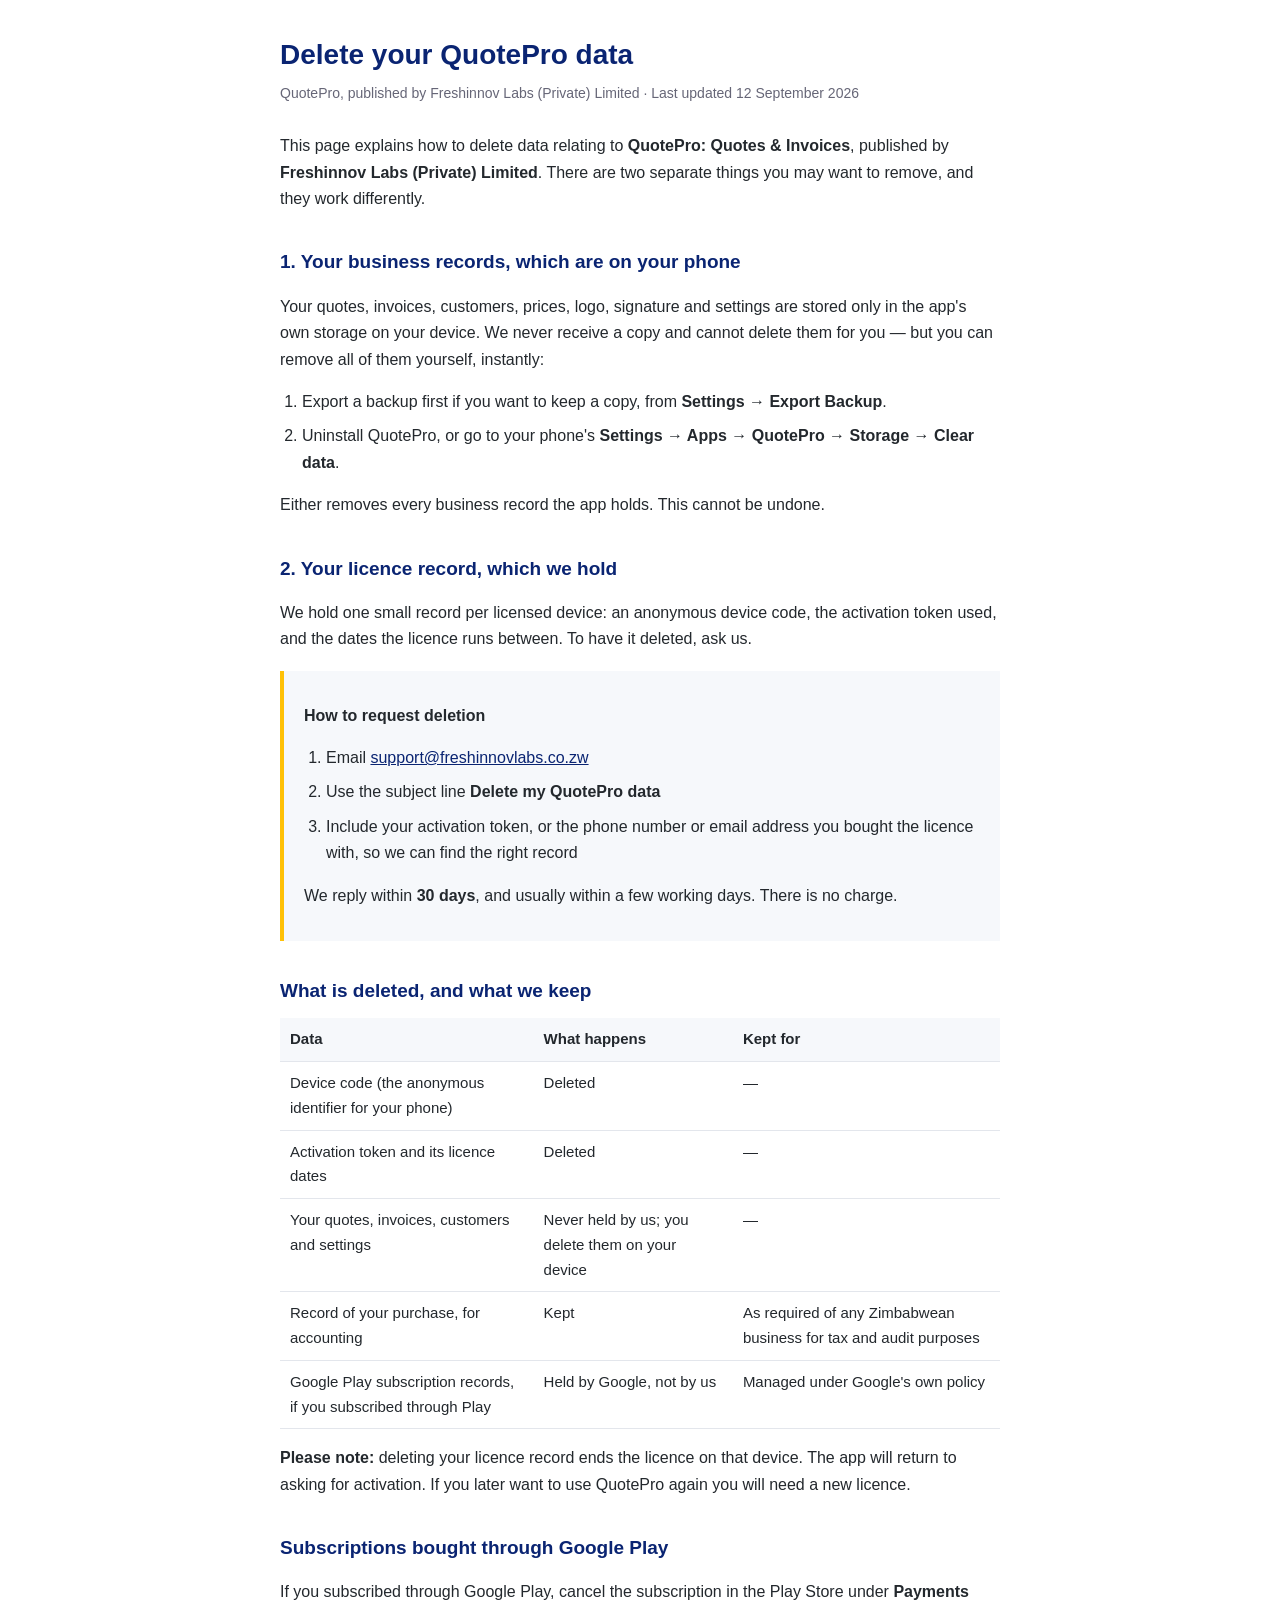
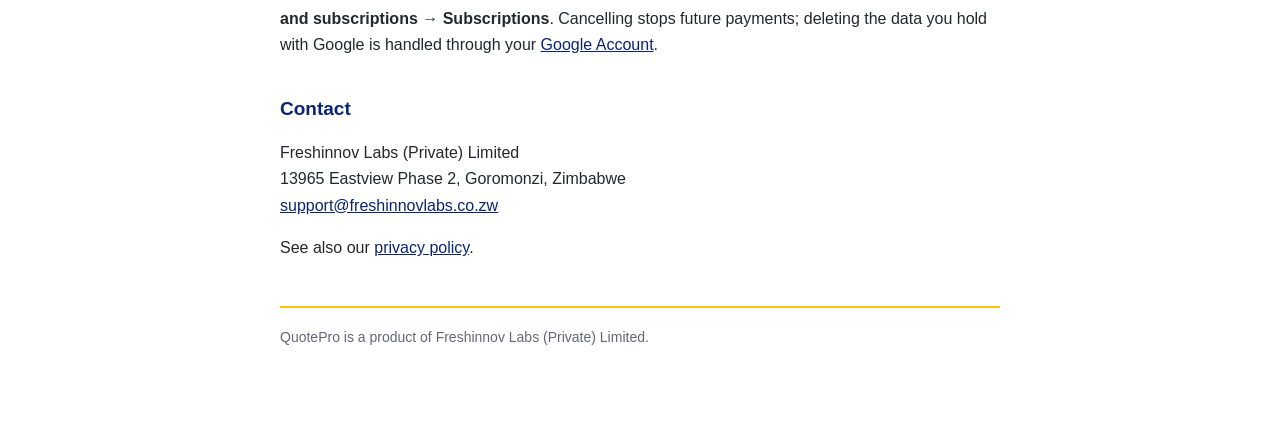
<file: quotepro-delete-data/index.html>
<!DOCTYPE html>
<html lang="en-GB">
<head>
<meta charset="utf-8">
<meta name="viewport" content="width=device-width, initial-scale=1">
<title>Delete your QuotePro data — Freshinnov Labs</title>
<link rel="canonical" href="https://freshinnovlabs.co.zw/quotepro-delete-data/">
<link rel="icon" href="/favicon.ico" sizes="any">
<link rel="icon" type="image/png" href="/assets/favicon-32.png" sizes="32x32">
<link rel="apple-touch-icon" href="/assets/apple-touch-icon.png">
<style>
  :root { color-scheme: light; }
  body {
    margin: 0 auto; padding: 32px 20px 72px; max-width: 720px;
    font: 16px/1.65 -apple-system, BlinkMacSystemFont, "Segoe UI", Roboto, Arial, sans-serif;
    color: #23282d; background: #fff;
  }
  h1 { font-size: 28px; margin: 0 0 4px; color: #0a2472; }
  h2 { font-size: 19px; margin: 34px 0 8px; color: #0a2472; }
  .meta { color: #667; font-size: 14px; margin: 0 0 28px; }
  ol, ul { padding-left: 22px; }
  li { margin: 8px 0; }
  table { border-collapse: collapse; width: 100%; margin: 12px 0; font-size: 15px; }
  th, td { text-align: left; padding: 9px 10px; border-bottom: 1px solid #e3e6ec; vertical-align: top; }
  th { background: #f6f8fb; }
  .steps { background: #f6f8fb; border-left: 4px solid #ffc107; padding: 16px 20px; margin: 18px 0; }
  .footer { margin-top: 44px; padding-top: 18px; border-top: 2px solid #ffc107; color: #667; font-size: 14px; }
  a { color: #0a2472; }
</style>
</head>
<body>

<h1>Delete your QuotePro data</h1>
<p class="meta">QuotePro, published by Freshinnov Labs (Private) Limited &middot; Last updated 12 September 2026</p>

<p>This page explains how to delete data relating to <strong>QuotePro: Quotes &amp;
Invoices</strong>, published by <strong>Freshinnov Labs (Private) Limited</strong>.
There are two separate things you may want to remove, and they work differently.</p>

<h2>1. Your business records, which are on your phone</h2>
<p>Your quotes, invoices, customers, prices, logo, signature and settings are
stored only in the app's own storage on your device. We never receive a copy and
cannot delete them for you — but you can remove all of them yourself, instantly:</p>
<ol>
  <li>Export a backup first if you want to keep a copy, from
      <strong>Settings &rarr; Export Backup</strong>.</li>
  <li>Uninstall QuotePro, or go to your phone's
      <strong>Settings &rarr; Apps &rarr; QuotePro &rarr; Storage &rarr; Clear data</strong>.</li>
</ol>
<p>Either removes every business record the app holds. This cannot be undone.</p>

<h2>2. Your licence record, which we hold</h2>
<p>We hold one small record per licensed device: an anonymous device code, the
activation token used, and the dates the licence runs between. To have it
deleted, ask us.</p>

<div class="steps">
  <p><strong>How to request deletion</strong></p>
  <ol>
    <li>Email <a href="mailto:support@freshinnovlabs.co.zw">support@freshinnovlabs.co.zw</a></li>
    <li>Use the subject line <strong>Delete my QuotePro data</strong></li>
    <li>Include your activation token, or the phone number or email address you
        bought the licence with, so we can find the right record</li>
  </ol>
  <p>We reply within <strong>30 days</strong>, and usually within a few working
  days. There is no charge.</p>
</div>

<h2>What is deleted, and what we keep</h2>
<table>
  <tr><th>Data</th><th>What happens</th><th>Kept for</th></tr>
  <tr>
    <td>Device code (the anonymous identifier for your phone)</td>
    <td>Deleted</td>
    <td>—</td>
  </tr>
  <tr>
    <td>Activation token and its licence dates</td>
    <td>Deleted</td>
    <td>—</td>
  </tr>
  <tr>
    <td>Your quotes, invoices, customers and settings</td>
    <td>Never held by us; you delete them on your device</td>
    <td>—</td>
  </tr>
  <tr>
    <td>Record of your purchase, for accounting</td>
    <td>Kept</td>
    <td>As required of any Zimbabwean business for tax and audit purposes</td>
  </tr>
  <tr>
    <td>Google Play subscription records, if you subscribed through Play</td>
    <td>Held by Google, not by us</td>
    <td>Managed under Google's own policy</td>
  </tr>
</table>

<p><strong>Please note:</strong> deleting your licence record ends the licence on
that device. The app will return to asking for activation. If you later want to
use QuotePro again you will need a new licence.</p>

<h2>Subscriptions bought through Google Play</h2>
<p>If you subscribed through Google Play, cancel the subscription in the Play
Store under <strong>Payments and subscriptions &rarr; Subscriptions</strong>.
Cancelling stops future payments; deleting the data you hold with Google is
handled through your
<a href="https://myaccount.google.com/">Google Account</a>.</p>

<h2>Contact</h2>
<p>
  Freshinnov Labs (Private) Limited<br>
  13965 Eastview Phase 2, Goromonzi, Zimbabwe<br>
  <a href="mailto:support@freshinnovlabs.co.zw">support@freshinnovlabs.co.zw</a>
</p>
<p>See also our <a href="/quotepro-privacy">privacy policy</a>.</p>

<p class="footer">QuotePro is a product of Freshinnov Labs (Private) Limited.</p>

</body>
</html>
</file>
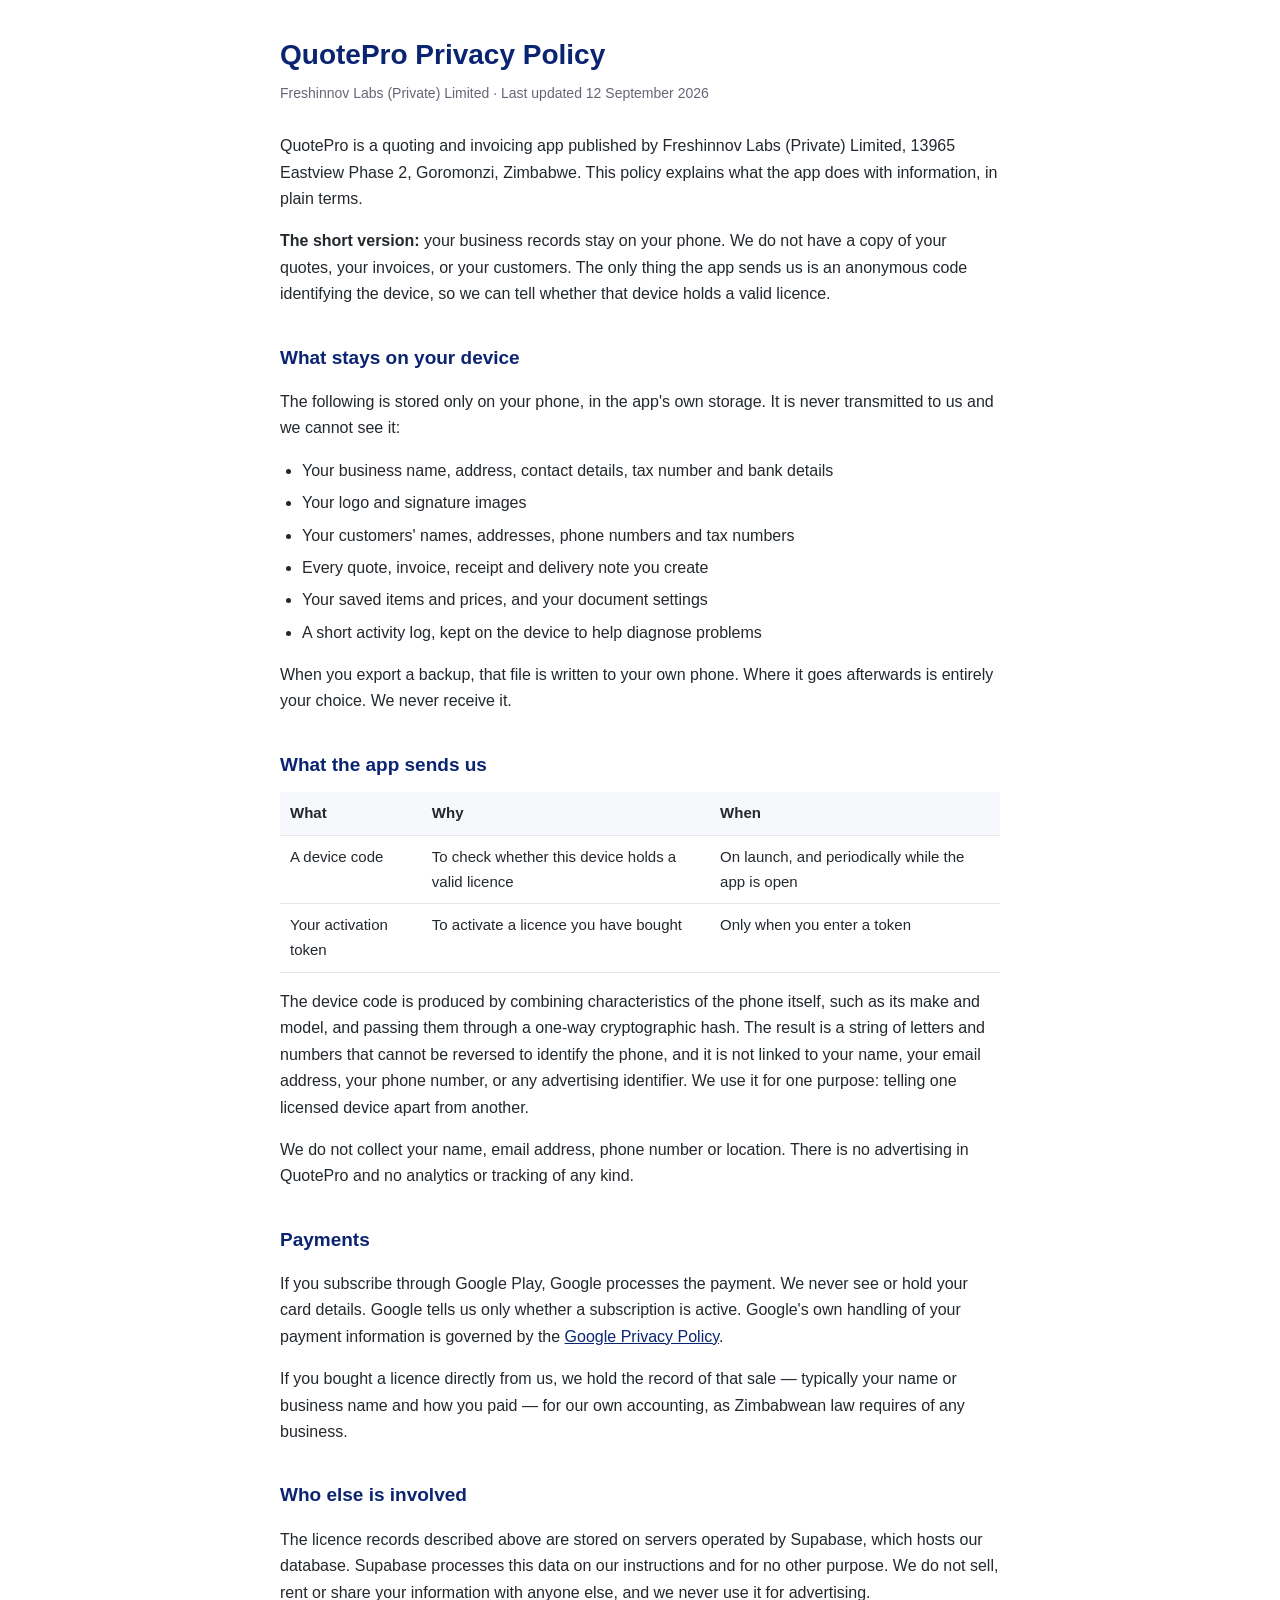
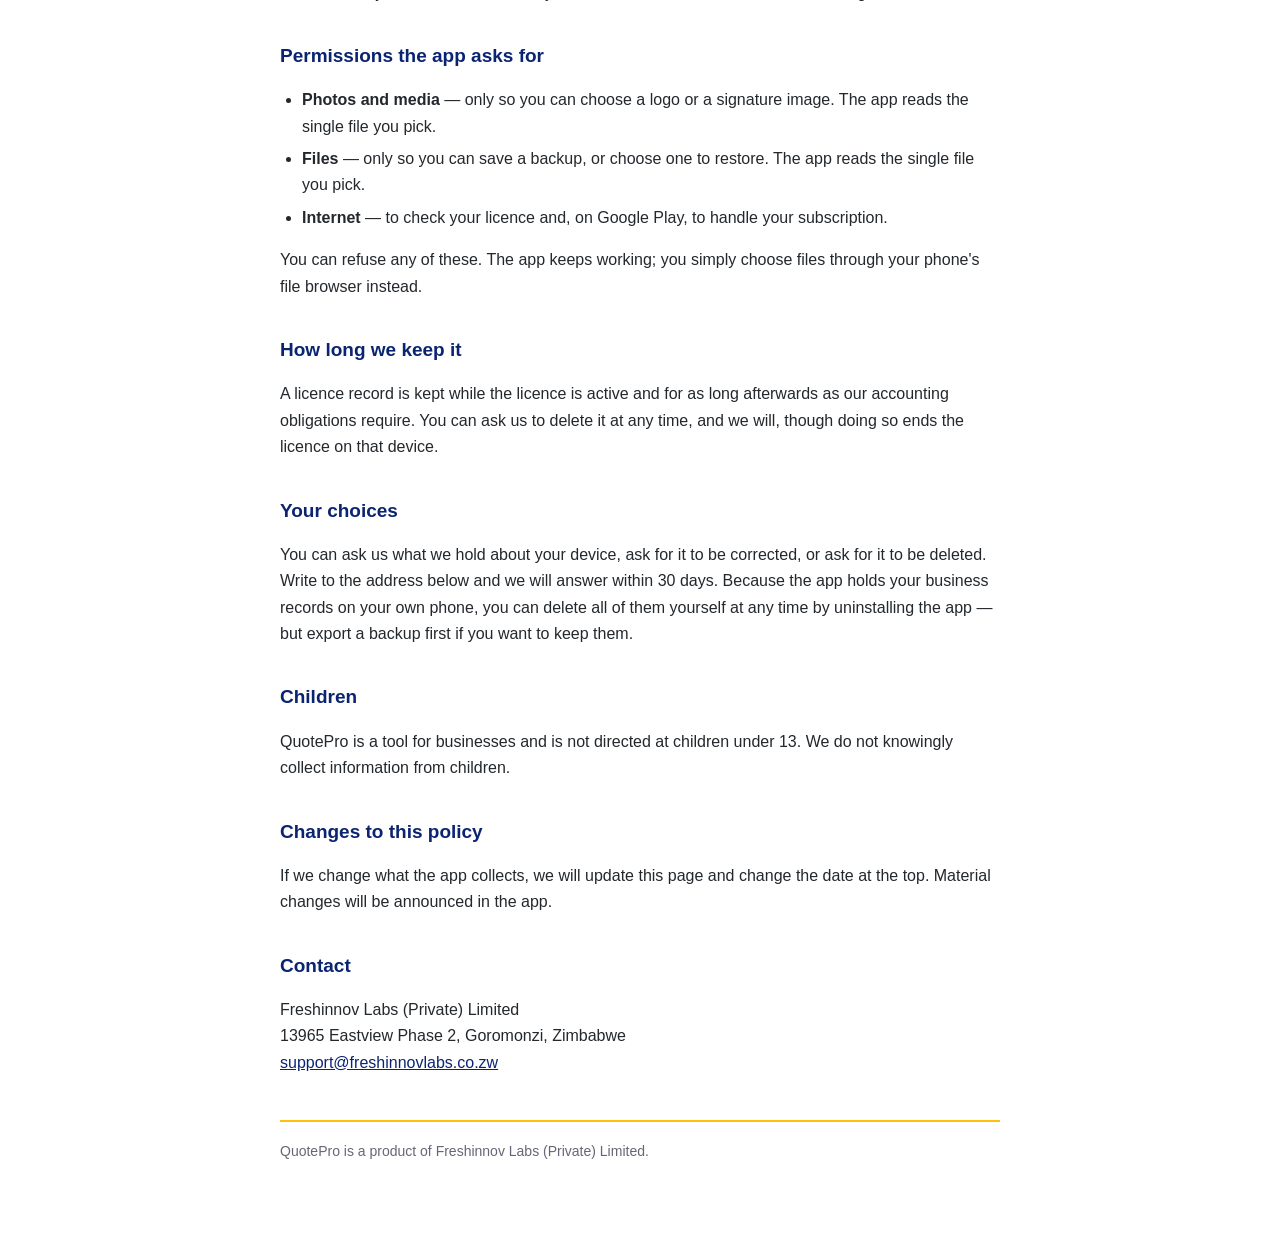
<file: quotepro-privacy/index.html>
<!DOCTYPE html>
<html lang="en-GB">
<head>
<meta charset="utf-8">
<meta name="viewport" content="width=device-width, initial-scale=1">
<title>QuotePro Privacy Policy — Freshinnov Labs</title>
<link rel="canonical" href="https://freshinnovlabs.co.zw/quotepro-privacy/">
<link rel="icon" href="/favicon.ico" sizes="any">
<link rel="icon" type="image/png" href="/assets/favicon-32.png" sizes="32x32">
<link rel="apple-touch-icon" href="/assets/apple-touch-icon.png">
<style>
  :root { color-scheme: light; }
  body {
    margin: 0 auto; padding: 32px 20px 72px; max-width: 720px;
    font: 16px/1.65 -apple-system, BlinkMacSystemFont, "Segoe UI", Roboto, Arial, sans-serif;
    color: #23282d; background: #fff;
  }
  h1 { font-size: 28px; margin: 0 0 4px; color: #0a2472; }
  h2 { font-size: 19px; margin: 34px 0 8px; color: #0a2472; }
  .meta { color: #667; font-size: 14px; margin: 0 0 28px; }
  ul { padding-left: 22px; }
  li { margin: 6px 0; }
  table { border-collapse: collapse; width: 100%; margin: 12px 0; font-size: 15px; }
  th, td { text-align: left; padding: 9px 10px; border-bottom: 1px solid #e3e6ec; vertical-align: top; }
  th { background: #f6f8fb; }
  .footer { margin-top: 44px; padding-top: 18px; border-top: 2px solid #ffc107; color: #667; font-size: 14px; }
  a { color: #0a2472; }
</style>
</head>
<body>

<h1>QuotePro Privacy Policy</h1>
<p class="meta">Freshinnov Labs (Private) Limited &middot; Last updated 12 September 2026</p>

<p>QuotePro is a quoting and invoicing app published by Freshinnov Labs (Private)
Limited, 13965 Eastview Phase 2, Goromonzi, Zimbabwe. This policy explains what
the app does with information, in plain terms.</p>

<p><strong>The short version:</strong> your business records stay on your phone.
We do not have a copy of your quotes, your invoices, or your customers. The only
thing the app sends us is an anonymous code identifying the device, so we can
tell whether that device holds a valid licence.</p>

<h2>What stays on your device</h2>
<p>The following is stored only on your phone, in the app's own storage. It is
never transmitted to us and we cannot see it:</p>
<ul>
  <li>Your business name, address, contact details, tax number and bank details</li>
  <li>Your logo and signature images</li>
  <li>Your customers' names, addresses, phone numbers and tax numbers</li>
  <li>Every quote, invoice, receipt and delivery note you create</li>
  <li>Your saved items and prices, and your document settings</li>
  <li>A short activity log, kept on the device to help diagnose problems</li>
</ul>
<p>When you export a backup, that file is written to your own phone. Where it
goes afterwards is entirely your choice. We never receive it.</p>

<h2>What the app sends us</h2>
<table>
  <tr><th>What</th><th>Why</th><th>When</th></tr>
  <tr>
    <td>A device code</td>
    <td>To check whether this device holds a valid licence</td>
    <td>On launch, and periodically while the app is open</td>
  </tr>
  <tr>
    <td>Your activation token</td>
    <td>To activate a licence you have bought</td>
    <td>Only when you enter a token</td>
  </tr>
</table>

<p>The device code is produced by combining characteristics of the phone itself,
such as its make and model, and passing them through a one-way cryptographic
hash. The result is a string of letters and numbers that cannot be reversed to
identify the phone, and it is not linked to your name, your email address, your
phone number, or any advertising identifier. We use it for one purpose: telling
one licensed device apart from another.</p>

<p>We do not collect your name, email address, phone number or location. There
is no advertising in QuotePro and no analytics or tracking of any kind.</p>

<h2>Payments</h2>
<p>If you subscribe through Google Play, Google processes the payment. We never
see or hold your card details. Google tells us only whether a subscription is
active. Google's own handling of your payment information is governed by the
<a href="https://policies.google.com/privacy">Google Privacy Policy</a>.</p>
<p>If you bought a licence directly from us, we hold the record of that sale —
typically your name or business name and how you paid — for our own accounting,
as Zimbabwean law requires of any business.</p>

<h2>Who else is involved</h2>
<p>The licence records described above are stored on servers operated by
Supabase, which hosts our database. Supabase processes this data on our
instructions and for no other purpose. We do not sell, rent or share your
information with anyone else, and we never use it for advertising.</p>

<h2>Permissions the app asks for</h2>
<ul>
  <li><strong>Photos and media</strong> — only so you can choose a logo or a
      signature image. The app reads the single file you pick.</li>
  <li><strong>Files</strong> — only so you can save a backup, or choose one to
      restore. The app reads the single file you pick.</li>
  <li><strong>Internet</strong> — to check your licence and, on Google Play, to
      handle your subscription.</li>
</ul>
<p>You can refuse any of these. The app keeps working; you simply choose files
through your phone's file browser instead.</p>

<h2>How long we keep it</h2>
<p>A licence record is kept while the licence is active and for as long
afterwards as our accounting obligations require. You can ask us to delete it at
any time, and we will, though doing so ends the licence on that device.</p>

<h2>Your choices</h2>
<p>You can ask us what we hold about your device, ask for it to be corrected, or
ask for it to be deleted. Write to the address below and we will answer within
30 days. Because the app holds your business records on your own phone, you can
delete all of them yourself at any time by uninstalling the app — but export a
backup first if you want to keep them.</p>

<h2>Children</h2>
<p>QuotePro is a tool for businesses and is not directed at children under 13.
We do not knowingly collect information from children.</p>

<h2>Changes to this policy</h2>
<p>If we change what the app collects, we will update this page and change the
date at the top. Material changes will be announced in the app.</p>

<h2>Contact</h2>
<p>
  Freshinnov Labs (Private) Limited<br>
  13965 Eastview Phase 2, Goromonzi, Zimbabwe<br>
  <a href="mailto:support@freshinnovlabs.co.zw">support@freshinnovlabs.co.zw</a>
</p>

<p class="footer">QuotePro is a product of Freshinnov Labs (Private) Limited.</p>

</body>
</html>
</file>
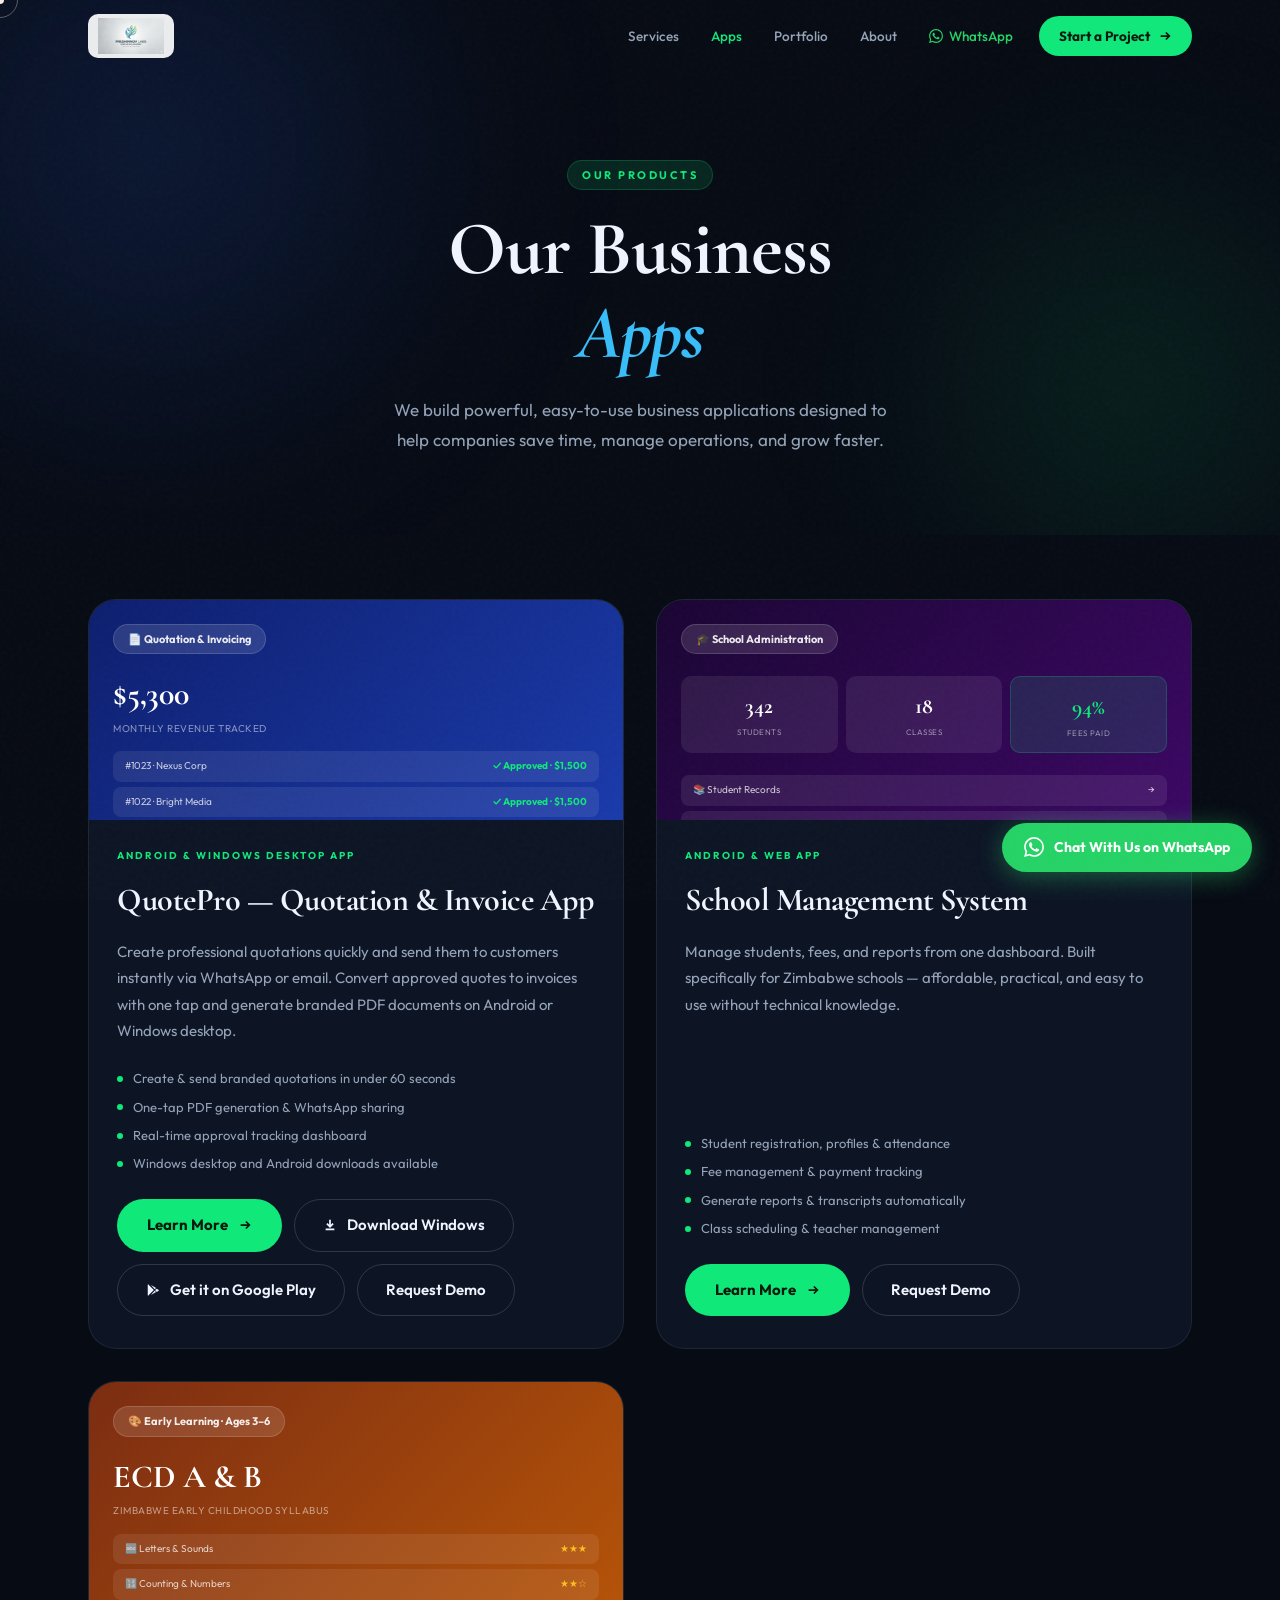
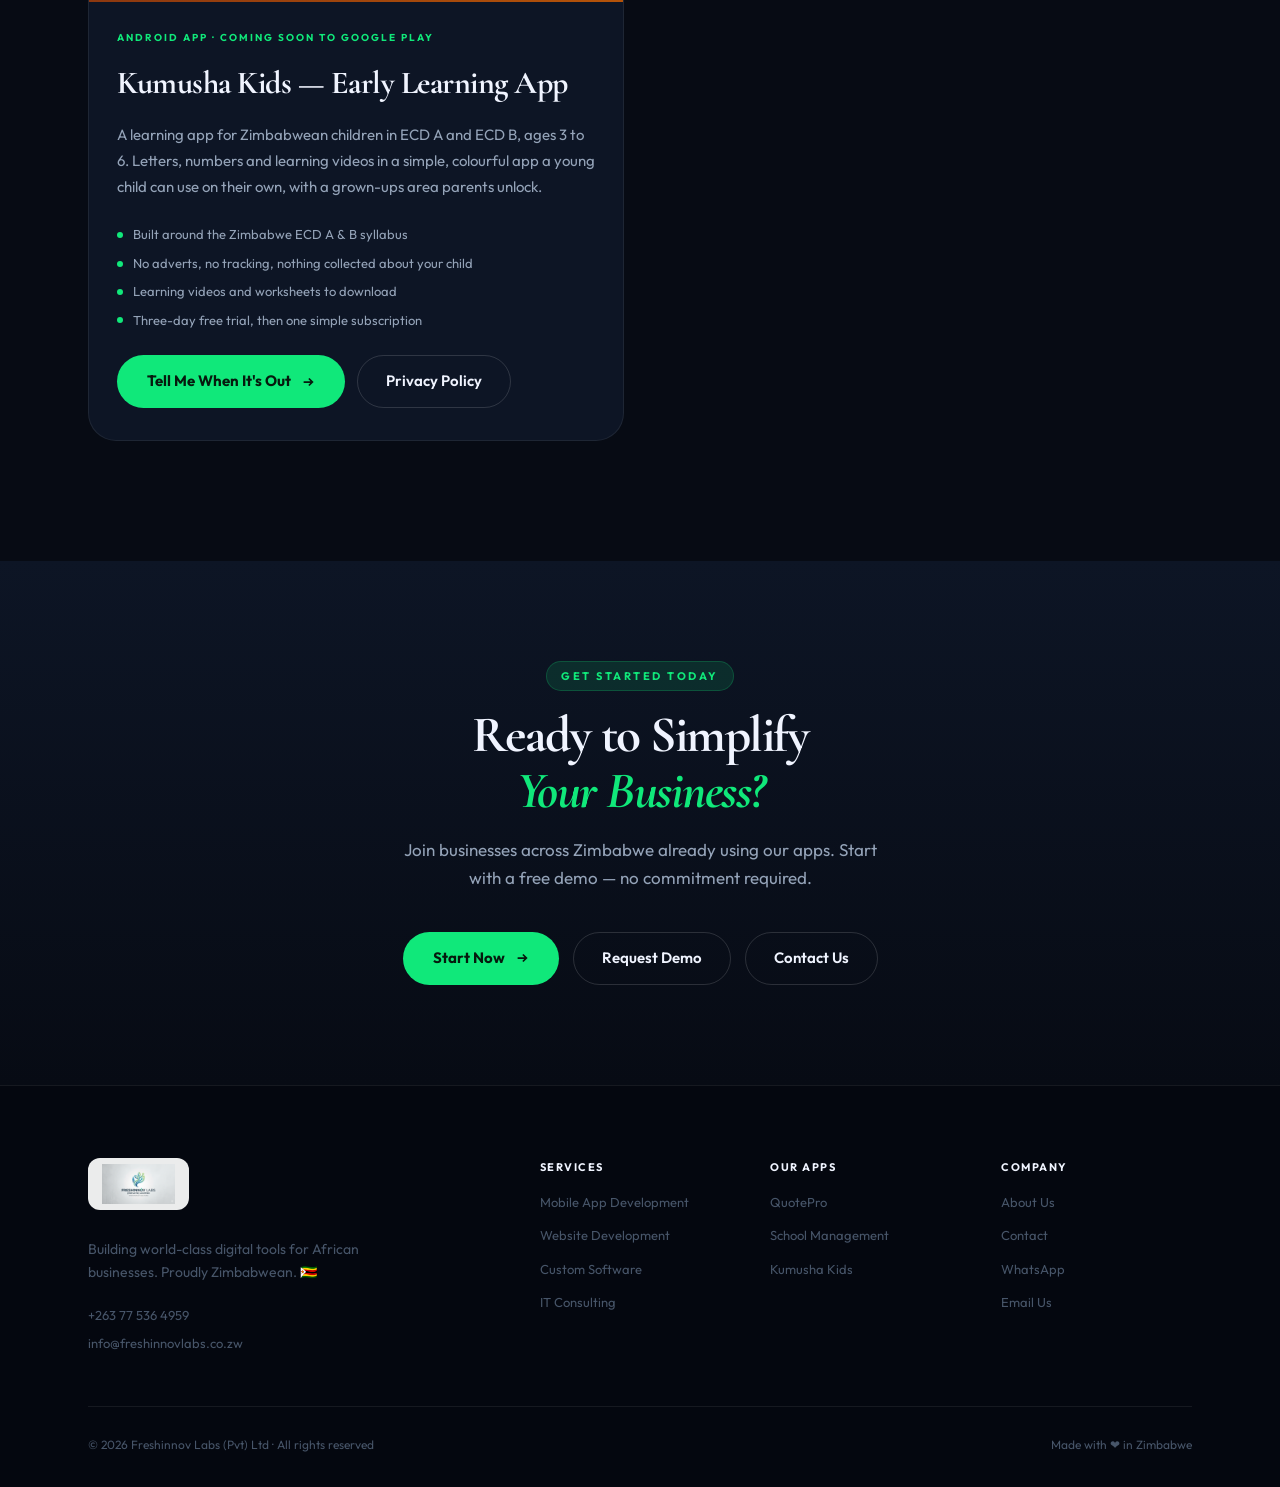
<file: apps.html>
<!DOCTYPE html>
<html lang="en">
<head>
  <meta charset="UTF-8"/>
  <meta name="viewport" content="width=device-width, initial-scale=1.0"/>
  <title>Our Business Apps &#8212; QuotePro, School Management &amp; Kumusha Kids | Freshinnov Labs</title>
  <meta name="description" content="We build powerful business apps including quotation apps, sales tracking systems, WiFi voucher systems, and school management software for Zimbabwe businesses."/>
  <meta name="keywords" content="business apps Zimbabwe, quotation app, invoice app, school management system, early learning app, Android apps Zimbabwe"/>
  <meta property="og:title" content="Our Business Apps — Freshinnov Labs"/>
  <meta property="og:description" content="Powerful, easy-to-use business applications built for Zimbabwe. Save time, manage operations, and grow faster."/>
  <meta property="og:type" content="website"/>
  <meta property="og:site_name" content="Freshinnov Labs"/>
  <meta property="og:locale" content="en_ZW"/>
  <meta property="og:url" content="https://freshinnovlabs.co.zw/apps.html"/>
  <meta property="og:image" content="https://freshinnovlabs.co.zw/assets/og-image.jpg"/>
  <meta property="og:image:secure_url" content="https://freshinnovlabs.co.zw/assets/og-image.jpg"/>
  <meta property="og:image:type" content="image/jpeg"/>
  <meta property="og:image:width" content="1200"/>
  <meta property="og:image:height" content="630"/>
  <meta property="og:image:alt" content="Freshinnov Labs — websites, mobile apps and business software in Zimbabwe"/>
  <meta name="twitter:card" content="summary_large_image"/>
  <meta name="twitter:title" content="Our Business Apps — Freshinnov Labs"/>
  <meta name="twitter:description" content="Powerful, easy-to-use business applications built for Zimbabwe. Save time, manage operations, and grow faster."/>
  <meta name="twitter:image" content="https://freshinnovlabs.co.zw/assets/og-image.jpg"/>
  <link rel="canonical" href="https://freshinnovlabs.co.zw/apps.html"/>
  <link rel="preconnect" href="https://fonts.googleapis.com"/>
  <link href="https://fonts.googleapis.com/css2?family=Cormorant+Garamond:ital,wght@0,300;0,400;0,600;0,700;1,300;1,400;1,600&family=Outfit:wght@300;400;500;600;700;800&display=swap" rel="stylesheet"/>
  <link rel="stylesheet" href="style.css"/>
  <link rel="icon" href="favicon.ico" sizes="any"/>
  <link rel="icon" type="image/png" href="assets/favicon-32.png" sizes="32x32"/>
  <link rel="icon" type="image/png" href="assets/favicon-192.png" sizes="192x192"/>
  <link rel="apple-touch-icon" href="assets/apple-touch-icon.png"/>
</head>
<body>

  <div class="cursor" id="cursor"></div>
  <div class="cursor-follower" id="cursor-follower"></div>
  <div class="noise-overlay"></div>

  <!-- NAVBAR -->
  <header id="navbar">
    <nav class="nav-inner container">
      <a href="index.html" class="nav-logo">
        <img src="logo.png" alt="Freshinnov Labs" class="nav-logo-img"/>
      </a>
      <div class="nav-links">
        <a href="index.html#services" class="nav-link">Services</a>
        <a href="apps.html" class="nav-link active">Apps</a>
        <a href="index.html#work" class="nav-link">Portfolio</a>
        <a href="index.html#about" class="nav-link">About</a>
        <a href="https://wa.me/263775364959" target="_blank" rel="noopener" class="nav-link nav-wa">
          <svg viewBox="0 0 24 24" width="14" fill="currentColor"><path d="M17.472 14.382c-.297-.149-1.758-.867-2.03-.967-.273-.099-.471-.148-.67.15-.197.297-.767.966-.94 1.164-.173.199-.347.223-.644.075-.297-.15-1.255-.463-2.39-1.475-.883-.788-1.48-1.761-1.653-2.059-.173-.297-.018-.458.13-.606.134-.133.298-.347.446-.52.149-.174.198-.298.298-.497.099-.198.05-.371-.025-.52-.075-.149-.669-1.612-.916-2.207-.242-.579-.487-.5-.669-.51-.173-.008-.371-.01-.57-.01-.198 0-.52.074-.792.372-.272.297-1.04 1.016-1.04 2.479 0 1.462 1.065 2.875 1.213 3.074.149.198 2.096 3.2 5.077 4.487.709.306 1.262.489 1.694.625.712.227 1.36.195 1.871.118.571-.085 1.758-.719 2.006-1.413.248-.694.248-1.289.173-1.413-.074-.124-.272-.198-.57-.347m-5.421 7.403h-.004a9.87 9.87 0 01-5.031-1.378l-.361-.214-3.741.982.998-3.648-.235-.374a9.86 9.86 0 01-1.51-5.26c.001-5.45 4.436-9.884 9.888-9.884 2.64 0 5.122 1.03 6.988 2.898a9.825 9.825 0 012.893 6.994c-.003 5.45-4.437 9.884-9.885 9.884m8.413-18.297A11.815 11.815 0 0012.05 0C5.495 0 .16 5.335.157 11.892c0 2.096.547 4.142 1.588 5.945L.057 24l6.305-1.654a11.882 11.882 0 005.683 1.448h.005c6.554 0 11.89-5.335 11.893-11.893a11.821 11.821 0 00-3.48-8.413z"/></svg>
          WhatsApp
        </a>
        <a href="index.html#contact" class="nav-cta magnetic">
          <span>Start a Project</span>
          <svg viewBox="0 0 16 16" width="14" fill="none" stroke="currentColor" stroke-width="2"><path d="M3 8h10M9 4l4 4-4 4"/></svg>
        </a>
      </div>
      <button class="hamburger" id="hamburger" aria-label="Toggle menu">
        <span></span><span></span>
      </button>
    </nav>
    <div class="mobile-menu" id="mobile-menu">
      <a href="index.html#services" class="mob-link">Services</a>
      <a href="apps.html" class="mob-link">Apps</a>
      <a href="index.html#work" class="mob-link">Portfolio</a>
      <a href="index.html#about" class="mob-link">About</a>
      <a href="index.html#contact" class="mob-link">Contact</a>
      <a href="https://wa.me/263775364959" target="_blank" class="mob-cta">💬 WhatsApp Us</a>
    </div>
  </header>

  <!-- PAGE HERO -->
  <section class="apps-page-hero">
    <div class="hero-glow glow-1"></div>
    <div class="hero-glow glow-2"></div>
    <div class="container" style="position:relative;z-index:2">
      <div class="section-header centered" style="margin-bottom:0">
        <div class="section-kicker reveal-up" style="--delay:.1s">Our Products</div>
        <h1 class="section-title reveal-up" style="--sd:.2s;font-size:clamp(44px,6vw,76px);margin-bottom:20px">Our Business<br/><em>Apps</em></h1>
        <p class="section-sub reveal-up" style="--sd:.3s;margin:0 auto">We build powerful, easy-to-use business applications designed to help companies save time, manage operations, and grow faster.</p>
      </div>
    </div>
  </section>

  <!-- APPS BIG GRID -->
  <section style="padding:0 0 120px;background:var(--bg)">
    <div class="container">
      <div class="apps-big-grid">

        <!-- QuotePro -->
        <div class="app-big-card scroll-reveal" style="--sd:0s">
          <div class="app-big-screen qp-screen">
            <div class="app-big-badge">📄 Quotation &amp; Invoicing</div>
            <div>
              <div class="app-big-stat-num">$5,300</div>
              <div class="app-big-stat-label">Monthly Revenue Tracked</div>
            </div>
            <div class="app-big-rows">
              <div class="app-big-row"><span>#1023 · Nexus Corp</span><span style="color:#10e87a;font-weight:700">✓ Approved · $1,500</span></div>
              <div class="app-big-row"><span>#1022 · Bright Media</span><span style="color:#10e87a;font-weight:700">✓ Approved · $1,500</span></div>
              <div class="app-big-row"><span>#1021 · TechStart</span><span style="color:#f59e0b;font-weight:700">⏳ Pending · $2,300</span></div>
            </div>
          </div>
          <div class="app-big-body">
            <div class="app-big-tag">Android &amp; Windows Desktop App</div>
            <h3>QuotePro — Quotation &amp; Invoice App</h3>
            <p>Create professional quotations quickly and send them to customers instantly via WhatsApp or email. Convert approved quotes to invoices with one tap and generate branded PDF documents on Android or Windows desktop.</p>
            <div class="app-big-features">
              <div class="app-big-feat">Create &amp; send branded quotations in under 60 seconds</div>
              <div class="app-big-feat">One-tap PDF generation &amp; WhatsApp sharing</div>
              <div class="app-big-feat">Real-time approval tracking dashboard</div>
              <div class="app-big-feat">Windows desktop and Android downloads available</div>
            </div>
            <div class="app-big-actions">
              <a href="apps/quotepro.html" class="btn-primary magnetic">
                <span>Learn More</span>
                <svg viewBox="0 0 16 16" width="14" fill="none" stroke="currentColor" stroke-width="2"><path d="M3 8h10M9 4l4 4-4 4"/></svg>
                <div class="btn-shine"></div>
              </a>
              <a href="downloads/QuotePro-Enterprise-1.0.6-x64-setup.exe" class="btn-ghost" download>
                <svg viewBox="0 0 16 16" width="14" fill="none" stroke="currentColor" stroke-width="2"><path d="M8 2v8M4.5 6.5 8 10l3.5-3.5M3 13h10"/></svg>
                <span>Download Windows</span>
              </a>
              <a class="btn-ghost" href="https://play.google.com/store/apps/details?id=com.freshinnovlabs.quotepro" target="_blank" rel="noopener">
                <svg viewBox="0 0 24 24" width="14" fill="currentColor"><path d="M3.6 2.3 13.4 12 3.6 21.7a1.5 1.5 0 0 1-.6-1.2V3.5c0-.5.2-.9.6-1.2Zm11.2 10.8 2.5 2.5-8.8 5 6.3-7.5Zm0-2.2L8.5 3.4l8.8 5-2.5 2.5Zm3.6-1.1 2.8 1.6c.9.5.9 1.8 0 2.3l-2.8 1.6L15.6 12l2.8-2.2Z"/></svg>
                <span>Get it on Google Play</span>
              </a>
              <a href="https://wa.me/263775364959?text=Hi%2C%20I%27m%20interested%20in%20QuotePro" target="_blank" rel="noopener" class="btn-ghost">Request Demo</a>
            </div>
          </div>
        </div>

        <!-- School Management -->
        <div class="app-big-card scroll-reveal" style="--sd:.3s">
          <div class="app-big-screen sch-screen">
            <div class="app-big-badge">🎓 School Administration</div>
            <div style="display:grid;grid-template-columns:repeat(3,1fr);gap:8px;margin-top:8px">
              <div style="background:rgba(255,255,255,.08);border-radius:10px;padding:12px 8px;text-align:center">
                <div style="font-size:22px;font-weight:800;color:white;font-family:'Cormorant Garamond',serif">342</div>
                <div style="font-size:8px;color:rgba(255,255,255,.5);text-transform:uppercase;letter-spacing:.5px;margin-top:2px">Students</div>
              </div>
              <div style="background:rgba(255,255,255,.08);border-radius:10px;padding:12px 8px;text-align:center">
                <div style="font-size:22px;font-weight:800;color:white;font-family:'Cormorant Garamond',serif">18</div>
                <div style="font-size:8px;color:rgba(255,255,255,.5);text-transform:uppercase;letter-spacing:.5px;margin-top:2px">Classes</div>
              </div>
              <div style="background:rgba(16,232,122,.12);border:1px solid rgba(16,232,122,.2);border-radius:10px;padding:12px 8px;text-align:center">
                <div style="font-size:22px;font-weight:800;color:#10e87a;font-family:'Cormorant Garamond',serif">94%</div>
                <div style="font-size:8px;color:rgba(255,255,255,.5);text-transform:uppercase;letter-spacing:.5px;margin-top:2px">Fees Paid</div>
              </div>
            </div>
            <div class="app-big-rows" style="margin-top:8px">
              <div class="app-big-row"><span>📚 Student Records</span><span>→</span></div>
              <div class="app-big-row"><span>💰 Fee Management</span><span>→</span></div>
            </div>
          </div>
          <div class="app-big-body">
            <div class="app-big-tag">Android &amp; Web App</div>
            <h3>School Management System</h3>
            <p>Manage students, fees, and reports from one dashboard. Built specifically for Zimbabwe schools — affordable, practical, and easy to use without technical knowledge.</p>
            <div class="app-big-features">
              <div class="app-big-feat">Student registration, profiles &amp; attendance</div>
              <div class="app-big-feat">Fee management &amp; payment tracking</div>
              <div class="app-big-feat">Generate reports &amp; transcripts automatically</div>
              <div class="app-big-feat">Class scheduling &amp; teacher management</div>
            </div>
            <div class="app-big-actions">
              <a href="apps/school-management.html" class="btn-primary magnetic">
                <span>Learn More</span>
                <svg viewBox="0 0 16 16" width="14" fill="none" stroke="currentColor" stroke-width="2"><path d="M3 8h10M9 4l4 4-4 4"/></svg>
                <div class="btn-shine"></div>
              </a>
              <a href="https://wa.me/263775364959?text=Hi%2C%20I%27m%20interested%20in%20School%20Management%20System" target="_blank" rel="noopener" class="btn-ghost">Request Demo</a>
            </div>
          </div>
        </div>

        <!-- Kumusha Kids -->
        <div class="app-big-card scroll-reveal" style="--sd:.4s">
          <div class="app-big-screen kk-screen">
            <div class="app-big-badge">🎨 Early Learning · Ages 3–6</div>
            <div>
              <div class="app-big-stat-num">ECD A &amp; B</div>
              <div class="app-big-stat-label">Zimbabwe Early Childhood Syllabus</div>
            </div>
            <div class="app-big-rows">
              <div class="app-big-row"><span>🔤 Letters &amp; Sounds</span><span style="color:#fbbf24;font-weight:700">★★★</span></div>
              <div class="app-big-row"><span>🔢 Counting &amp; Numbers</span><span style="color:#fbbf24;font-weight:700">★★☆</span></div>
              <div class="app-big-row"><span>🎬 Learning Videos</span><span style="color:rgba(255,255,255,.6)">Offline ready</span></div>
            </div>
          </div>
          <div class="app-big-body">
            <div class="app-big-tag">Android App · Coming soon to Google Play</div>
            <h3>Kumusha Kids — Early Learning App</h3>
            <p>A learning app for Zimbabwean children in ECD A and ECD B, ages 3 to 6. Letters, numbers and learning videos in a simple, colourful app a young child can use on their own, with a grown-ups area parents unlock.</p>
            <div class="app-big-features">
              <div class="app-big-feat">Built around the Zimbabwe ECD A &amp; B syllabus</div>
              <div class="app-big-feat">No adverts, no tracking, nothing collected about your child</div>
              <div class="app-big-feat">Learning videos and worksheets to download</div>
              <div class="app-big-feat">Three-day free trial, then one simple subscription</div>
            </div>
            <div class="app-big-actions">
              <a href="https://wa.me/263775364959?text=Hi%2C%20I%27d%20like%20to%20know%20when%20Kumusha%20Kids%20is%20available" target="_blank" rel="noopener" class="btn-primary magnetic">
                <span>Tell Me When It's Out</span>
                <svg viewBox="0 0 16 16" width="14" fill="none" stroke="currentColor" stroke-width="2"><path d="M3 8h10M9 4l4 4-4 4"/></svg>
                <div class="btn-shine"></div>
              </a>
              <a href="kumusha-kids-privacy/" class="btn-ghost">Privacy Policy</a>
            </div>
          </div>
        </div>

      </div>
    </div>
  </section>

  <!-- CTA SECTION -->
  <section class="iapp-cta">
    <div class="container">
      <div class="section-kicker scroll-reveal" style="display:inline-block;margin-bottom:16px">Get Started Today</div>
      <h2 class="scroll-reveal" style="--sd:.1s">Ready to Simplify<br/><em>Your Business?</em></h2>
      <p class="scroll-reveal" style="--sd:.2s">Join businesses across Zimbabwe already using our apps. Start with a free demo — no commitment required.</p>
      <div class="iapp-cta-actions scroll-reveal" style="--sd:.3s">
        <a href="https://wa.me/263775364959?text=Hi%2C%20I%27d%20like%20to%20start%20using%20one%20of%20your%20apps" target="_blank" rel="noopener" class="btn-primary magnetic">
          <span>Start Now</span>
          <svg viewBox="0 0 16 16" width="14" fill="none" stroke="currentColor" stroke-width="2"><path d="M3 8h10M9 4l4 4-4 4"/></svg>
          <div class="btn-shine"></div>
        </a>
        <a href="https://wa.me/263775364959?text=Hi%2C%20I%27d%20like%20to%20request%20a%20demo" target="_blank" rel="noopener" class="btn-ghost">Request Demo</a>
        <a href="index.html#contact" class="btn-ghost">Contact Us</a>
      </div>
    </div>
  </section>

  <!-- FOOTER -->
  <footer class="footer">
    <div class="footer-top-line"></div>
    <div class="container">
      <div class="footer-main">
        <div class="footer-brand">
          <div class="footer-logo">
            <img src="logo.png" alt="Freshinnov Labs" class="footer-logo-img"/>
          </div>
          <p>Building world-class digital tools for African businesses. Proudly Zimbabwean. 🇿🇼</p>
          <div class="footer-contact-quick">
            <a href="tel:+263775364959">+263 77 536 4959</a>
            <a href="mailto:info@freshinnovlabs.co.zw">info@freshinnovlabs.co.zw</a>
          </div>
        </div>
        <div class="footer-links-grid">
          <div class="fl-col">
            <h5>Services</h5>
            <a href="index.html#services">Mobile App Development</a>
            <a href="index.html#services">Website Development</a>
            <a href="index.html#services">Custom Software</a>
            <a href="index.html#services">IT Consulting</a>
          </div>
          <div class="fl-col">
            <h5>Our Apps</h5>
            <a href="apps/quotepro.html">QuotePro</a>
            <a href="apps/school-management.html">School Management</a>
            <a href="kumusha-kids-privacy/">Kumusha Kids</a>
          </div>
          <div class="fl-col">
            <h5>Company</h5>
            <a href="index.html#about">About Us</a>
            <a href="index.html#contact">Contact</a>
            <a href="https://wa.me/263775364959" target="_blank">WhatsApp</a>
            <a href="mailto:info@freshinnovlabs.co.zw">Email Us</a>
          </div>
        </div>
      </div>
      <div class="footer-bottom">
        <span>© 2026 Freshinnov Labs (Pvt) Ltd · All rights reserved</span>
        <span>Made with ❤️ in Zimbabwe</span>
      </div>
    </div>
  </footer>

  <!-- FLOATING WHATSAPP -->
  <a href="https://wa.me/263775364959" target="_blank" rel="noopener" class="wa-float" aria-label="Chat with us on WhatsApp">
    <svg viewBox="0 0 24 24" width="20" fill="white"><path d="M17.472 14.382c-.297-.149-1.758-.867-2.03-.967-.273-.099-.471-.148-.67.15-.197.297-.767.966-.94 1.164-.173.199-.347.223-.644.075-.297-.15-1.255-.463-2.39-1.475-.883-.788-1.48-1.761-1.653-2.059-.173-.297-.018-.458.13-.606.134-.133.298-.347.446-.52.149-.174.198-.298.298-.497.099-.198.05-.371-.025-.52-.075-.149-.669-1.612-.916-2.207-.242-.579-.487-.5-.669-.51-.173-.008-.371-.01-.57-.01-.198 0-.52.074-.792.372-.272.297-1.04 1.016-1.04 2.479 0 1.462 1.065 2.875 1.213 3.074.149.198 2.096 3.2 5.077 4.487.709.306 1.262.489 1.694.625.712.227 1.36.195 1.871.118.571-.085 1.758-.719 2.006-1.413.248-.694.248-1.289.173-1.413-.074-.124-.272-.198-.57-.347m-5.421 7.403h-.004a9.87 9.87 0 01-5.031-1.378l-.361-.214-3.741.982.998-3.648-.235-.374a9.86 9.86 0 01-1.51-5.26c.001-5.45 4.436-9.884 9.888-9.884 2.64 0 5.122 1.03 6.988 2.898a9.825 9.825 0 012.893 6.994c-.003 5.45-4.437 9.884-9.885 9.884m8.413-18.297A11.815 11.815 0 0012.05 0C5.495 0 .16 5.335.157 11.892c0 2.096.547 4.142 1.588 5.945L.057 24l6.305-1.654a11.882 11.882 0 005.683 1.448h.005c6.554 0 11.89-5.335 11.893-11.893a11.821 11.821 0 00-3.48-8.413z"/></svg>
    <span class="wa-float-text">Chat With Us on WhatsApp</span>
  </a>

  <script src="main.js"></script>
  <script>
    // Trigger reveal animations for page (no hero scroll offset)
    setTimeout(() => {
      document.querySelectorAll('.reveal-up').forEach(el => el.classList.add('in'));
    }, 100);
  </script>
</body>
</html>
</file>
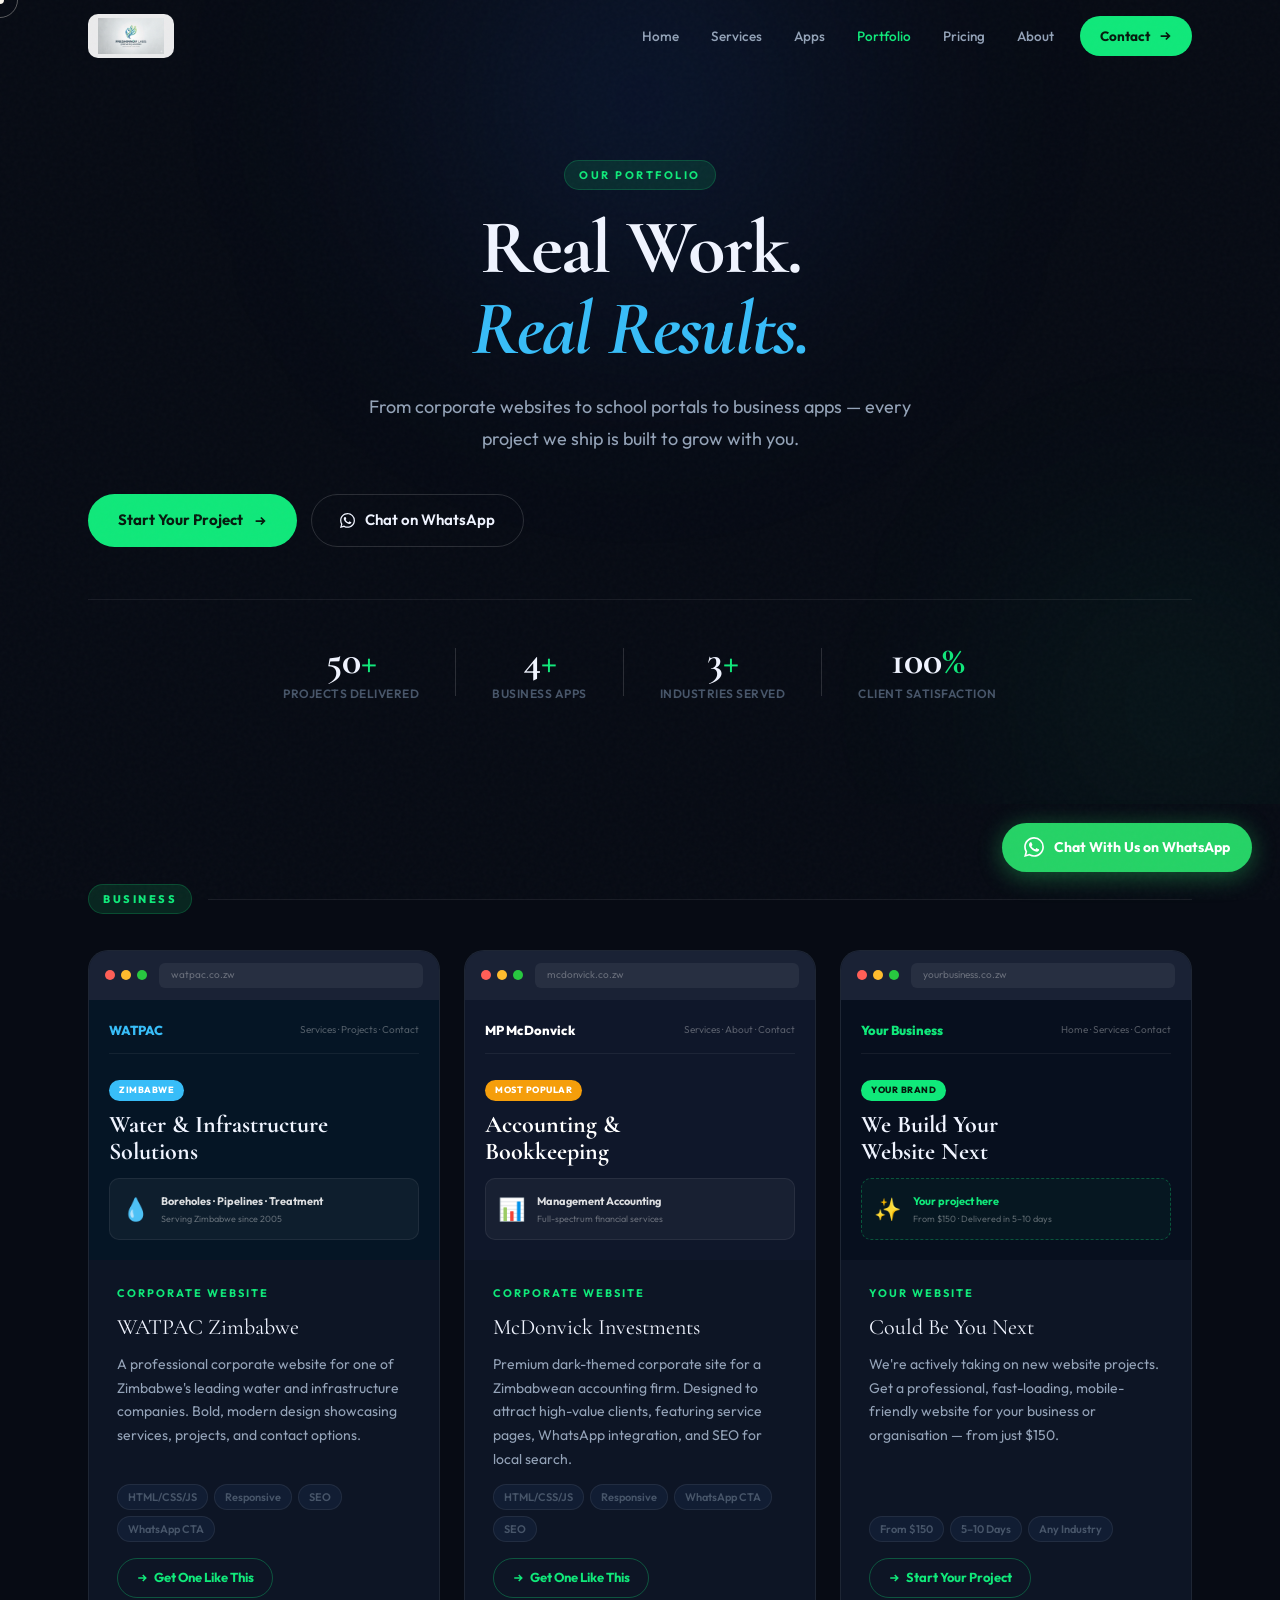
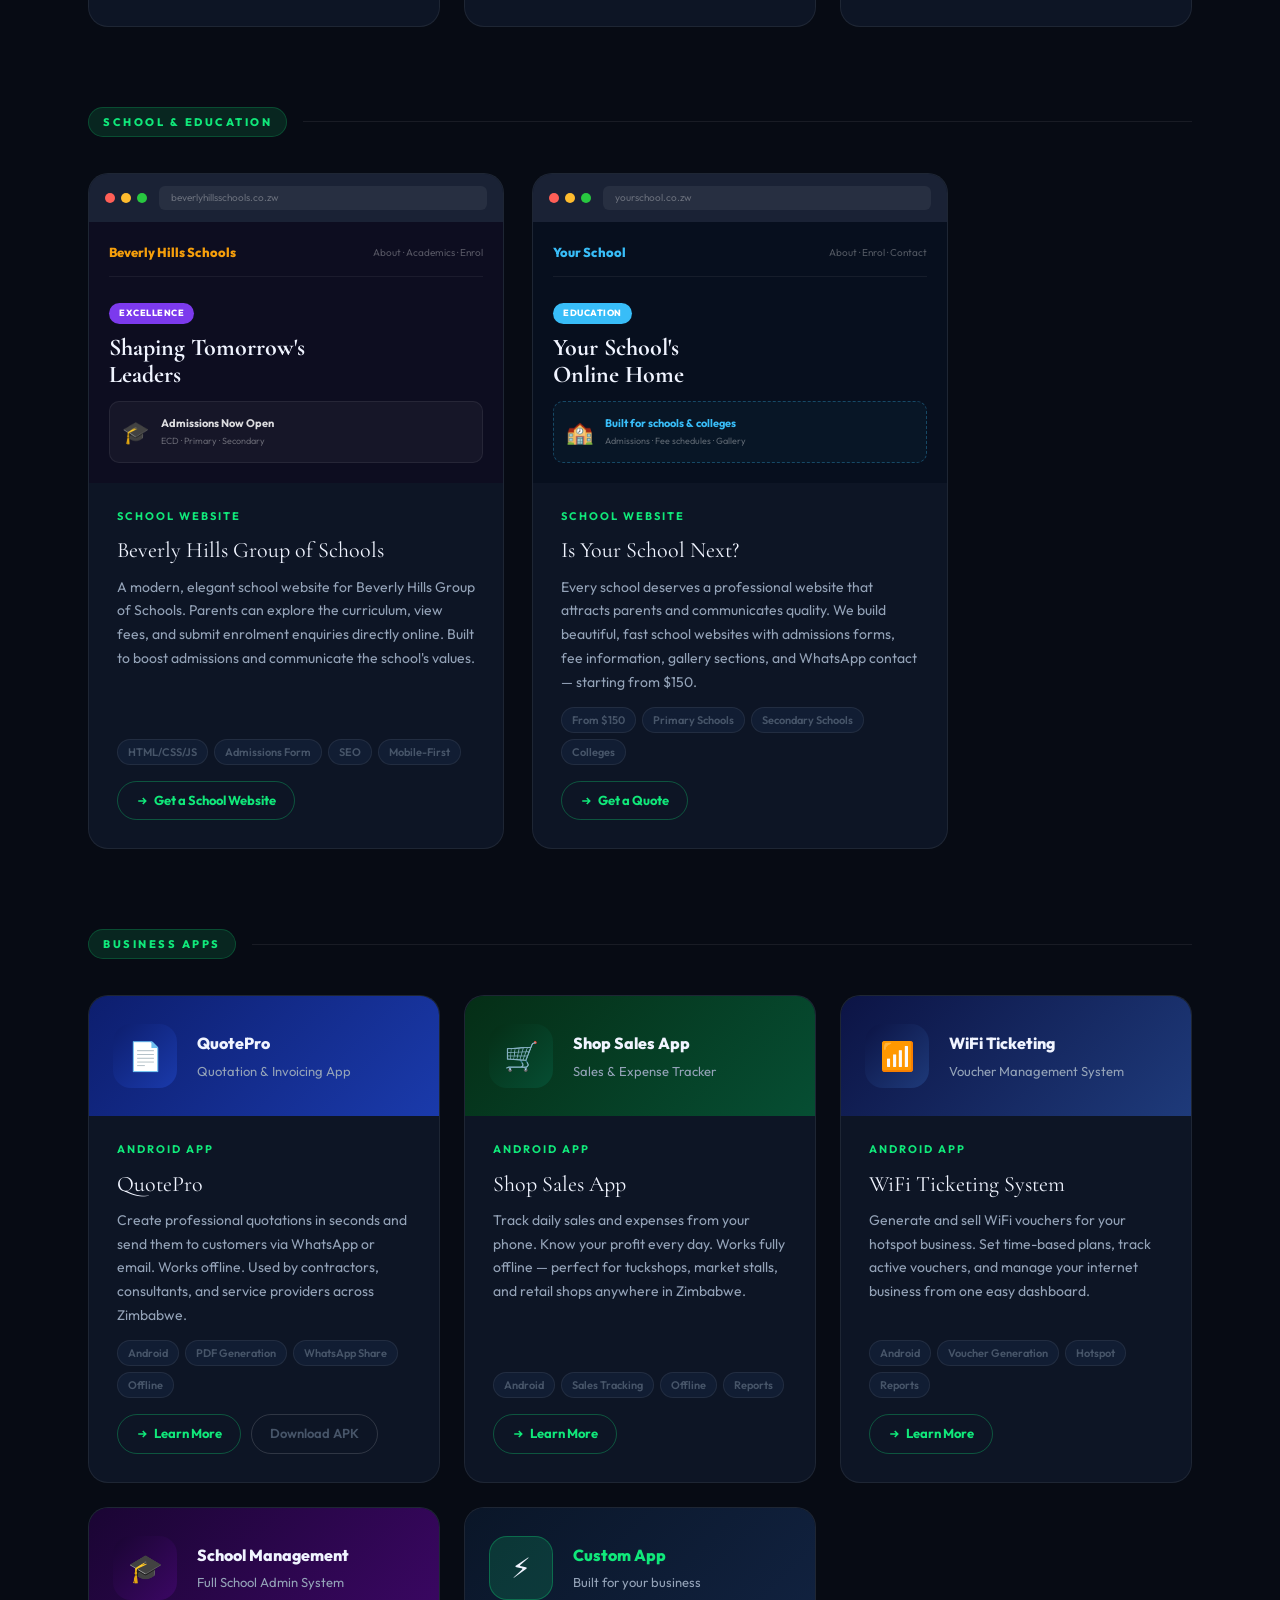
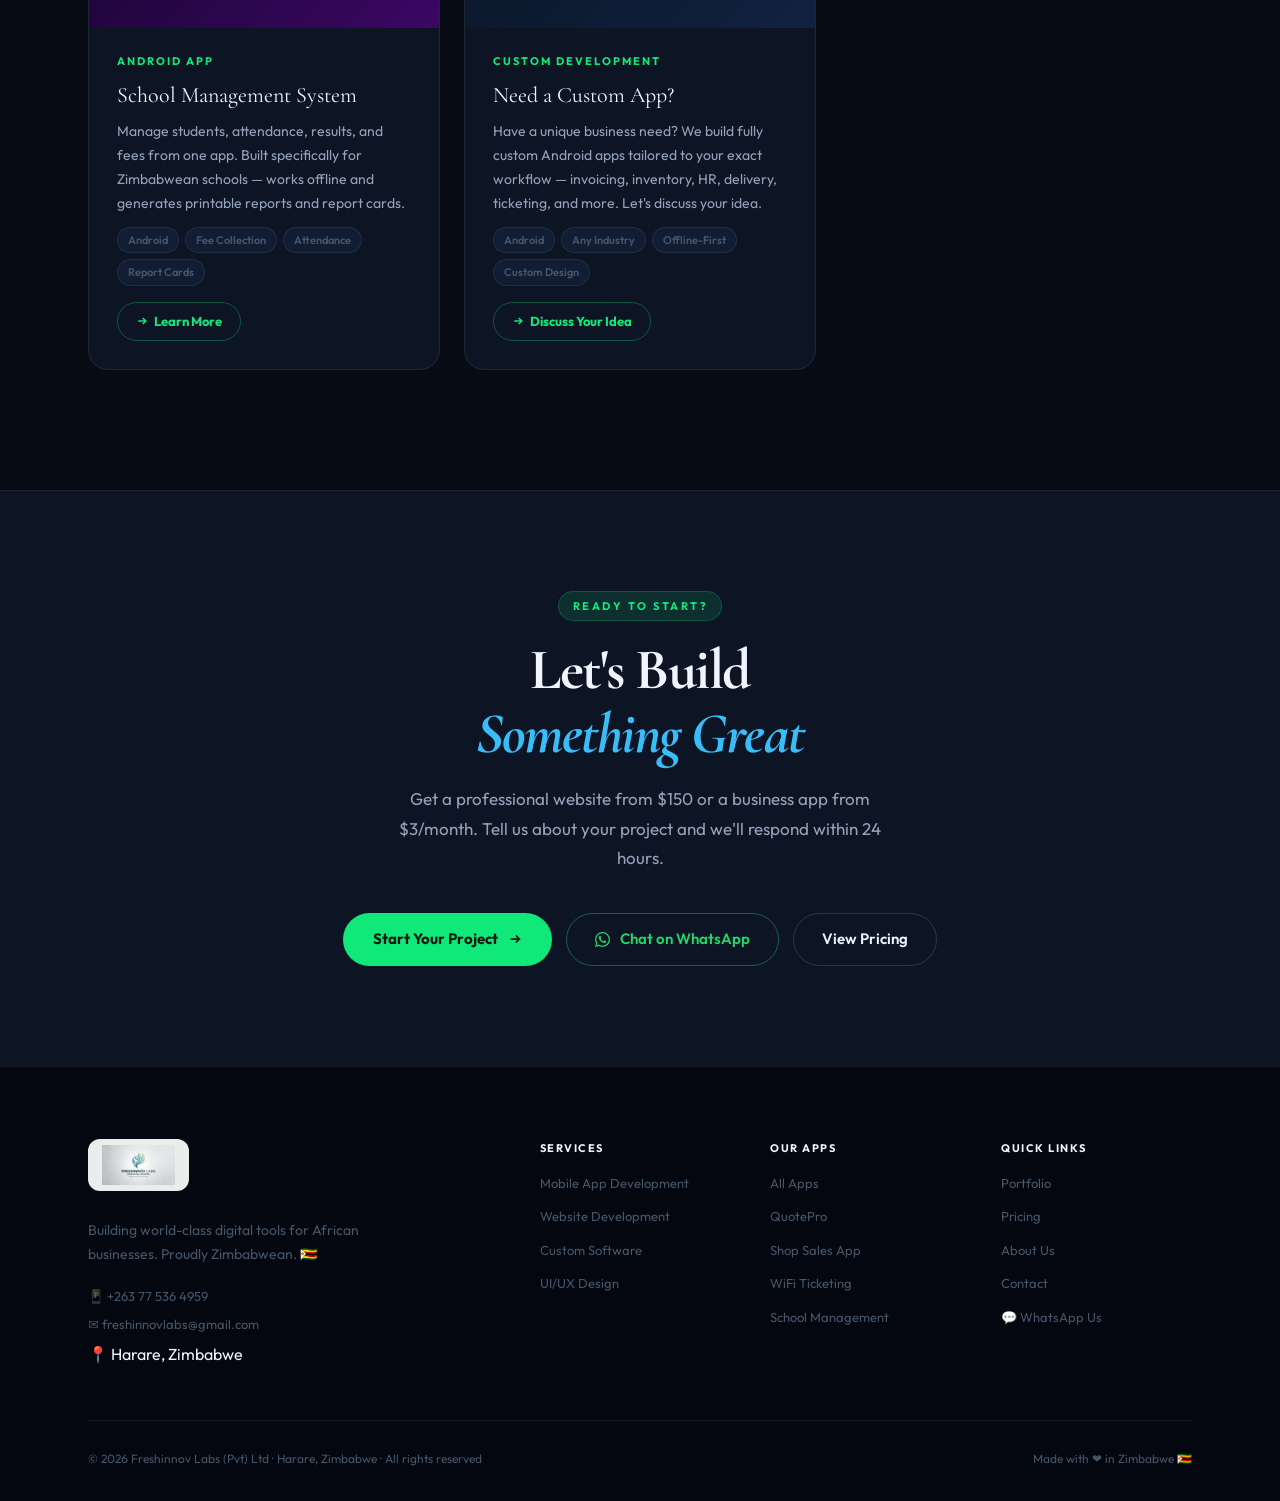
<file: portfolio.html>
<!DOCTYPE html>
<html lang="en">
<head>
  <meta charset="UTF-8"/>
  <meta name="viewport" content="width=device-width, initial-scale=1.0"/>
  <title>Our Portfolio — Websites &amp; Apps Built in Zimbabwe | Freshinnov Labs</title>
  <meta name="description" content="See the websites and business apps we've built for clients across Zimbabwe — WATPAC, McDonvick Investments, Beverly Hills Group of Schools, and more."/>
  <meta name="keywords" content="website portfolio Zimbabwe, web design portfolio Harare, business apps portfolio Zimbabwe, Freshinnov Labs portfolio"/>
  <meta property="og:title" content="Our Portfolio — Freshinnov Labs"/>
  <meta property="og:description" content="Real websites and apps built for real businesses across Zimbabwe."/>
  <meta property="og:type" content="website"/>
  <link rel="preconnect" href="https://fonts.googleapis.com"/>
  <link href="https://fonts.googleapis.com/css2?family=Cormorant+Garamond:ital,wght@0,300;0,400;0,600;0,700;1,300;1,400;1,600&family=Outfit:wght@300;400;500;600;700;800&display=swap" rel="stylesheet"/>
  <link rel="stylesheet" href="style.css"/>
  <style>
  /* ---- PORTFOLIO PAGE HERO ---- */
  .port-hero {
    padding: 160px 0 100px;
    position: relative; overflow: hidden;
    text-align: center;
  }
  .port-hero-glow {
    position: absolute; border-radius: 50%;
    filter: blur(120px); pointer-events: none; z-index: 0;
  }
  .ph-g1 { width: 600px; height: 600px; background: radial-gradient(circle, rgba(37,99,235,.18) 0%, transparent 70%); top: -200px; left: 50%; transform: translateX(-50%); }
  .ph-g2 { width: 400px; height: 400px; background: radial-gradient(circle, rgba(16,232,122,.12) 0%, transparent 70%); bottom: -100px; right: -100px; }
  .port-hero .container { position: relative; z-index: 2; }
  .port-hero h1 {
    font-family: var(--font-display);
    font-size: clamp(44px, 6vw, 80px);
    color: var(--text-1); line-height: 1.05;
    letter-spacing: -2px; margin-bottom: 22px;
  }
  .port-hero h1 em { font-style: italic; color: var(--blue-light); }
  .port-hero p { font-size: 18px; color: var(--text-2); max-width: 560px; margin: 0 auto 40px; line-height: 1.75; }
  .port-hero-stats {
    display: flex; align-items: center; justify-content: center; gap: 36px;
    flex-wrap: wrap; margin-top: 48px; padding-top: 40px;
    border-top: 1px solid var(--border);
  }
  .ph-stat { text-align: center; }
  .ph-stat-num { font-family: var(--font-display); font-size: 40px; font-weight: 700; color: var(--text-1); line-height: 1; }
  .ph-stat-num span { color: var(--green); }
  .ph-stat-label { font-size: 12px; font-weight: 600; color: var(--text-3); text-transform: uppercase; letter-spacing: .5px; margin-top: 4px; }
  .ph-stat-div { width: 1px; height: 48px; background: var(--border-hi); }

  /* ---- CATEGORY FILTER ---- */
  .port-filter {
    display: flex; align-items: center; justify-content: center;
    gap: 8px; flex-wrap: wrap; margin-bottom: 56px;
  }
  .filter-btn {
    font-family: var(--font-body); font-size: 13px; font-weight: 600;
    padding: 8px 20px; border-radius: 100px; cursor: pointer;
    border: 1.5px solid var(--border-hi); background: transparent;
    color: var(--text-2); transition: all .25s;
  }
  .filter-btn:hover, .filter-btn.active {
    border-color: var(--green); color: var(--green);
    background: var(--green-dim);
  }

  /* ---- PORTFOLIO CATEGORY SECTION ---- */
  .port-category { margin-bottom: 80px; }
  .port-cat-header {
    display: flex; align-items: center; gap: 16px;
    margin-bottom: 36px;
  }
  .port-cat-label {
    font-size: 11px; font-weight: 800; letter-spacing: 2.5px;
    text-transform: uppercase; color: var(--green);
    background: var(--green-dim); border: 1px solid rgba(16,232,122,.2);
    padding: 5px 14px; border-radius: 100px; white-space: nowrap;
  }
  .port-cat-line { flex: 1; height: 1px; background: var(--border); }

  /* ---- PORTFOLIO CARDS ---- */
  .port-grid-3 { display: grid; grid-template-columns: repeat(3,1fr); gap: 24px; }
  .port-grid-2 { display: grid; grid-template-columns: repeat(2,1fr); gap: 28px; max-width: 860px; }

  .port-card-v2 {
    background: var(--surface); border: 1px solid var(--border);
    border-radius: var(--radius); overflow: hidden;
    transition: transform .4s var(--ease), box-shadow .4s, border-color .3s;
    display: flex; flex-direction: column;
  }
  .port-card-v2:hover { transform: translateY(-6px); box-shadow: 0 24px 56px rgba(0,0,0,.45); border-color: var(--border-hi); }

  .port-mock { overflow: hidden; }
  .port-mock .browser-chrome { border-radius: 0; }
  .port-mock-screen { padding: 20px; min-height: 190px; }

  .port-body { padding: 24px 28px 28px; flex: 1; display: flex; flex-direction: column; gap: 12px; }
  .port-body-cat { font-size: 11px; font-weight: 700; color: var(--green); text-transform: uppercase; letter-spacing: 2px; }
  .port-body-name { font-family: var(--font-display); font-size: 22px; color: var(--text-1); line-height: 1.2; }
  .port-body-desc { font-size: 14px; color: var(--text-2); line-height: 1.7; flex: 1; }
  .port-body-tags { display: flex; flex-wrap: wrap; gap: 6px; }
  .port-body-tag { font-size: 11px; font-weight: 600; color: var(--text-3); background: var(--surface-2); border: 1px solid var(--border); padding: 3px 10px; border-radius: 100px; }
  .port-body-actions { display: flex; gap: 10px; align-items: center; margin-top: 4px; }
  .port-body-btn {
    display: inline-flex; align-items: center; gap: 6px;
    font-size: 13px; font-weight: 700; color: var(--green);
    padding: 8px 18px; border: 1.5px solid rgba(16,232,122,.3);
    border-radius: 100px; transition: background .3s, border-color .3s;
    text-decoration: none;
  }
  .port-body-btn:hover { background: var(--green-dim); border-color: var(--green); }
  .port-body-btn-ghost { color: var(--text-3); border-color: var(--border-hi); font-size: 13px; font-weight: 600; }
  .port-body-btn-ghost:hover { color: var(--text-1); background: rgba(255,255,255,.05); border-color: var(--border-hi); }

  /* ---- APP CARD VARIANT ---- */
  .port-app-mock {
    padding: 28px 24px; display: flex; align-items: center; gap: 20px;
  }
  .port-app-icon {
    width: 64px; height: 64px; border-radius: 18px; flex-shrink: 0;
    display: flex; align-items: center; justify-content: center; font-size: 28px;
  }
  .port-app-icon.blue  { background: linear-gradient(135deg,#0d1e6e,#1a3aab); }
  .port-app-icon.green { background: linear-gradient(135deg,#052e16,#064e33); }
  .port-app-icon.cyan  { background: linear-gradient(135deg,#0c1445,#1e3a7a); }
  .port-app-icon.purple{ background: linear-gradient(135deg,#1a0533,#3b0764); }
  .port-app-title { font-size: 16px; font-weight: 800; color: var(--text-1); margin-bottom: 4px; }
  .port-app-sub   { font-size: 13px; color: var(--text-2); }

  /* ---- CTA BANNER ---- */
  .port-cta {
    padding: 100px 0;
    background: var(--surface); border-top: 1px solid var(--border);
  }
  .port-cta-inner {
    text-align: center;
  }
  .port-cta h2 {
    font-family: var(--font-display);
    font-size: clamp(36px, 4.5vw, 60px);
    color: var(--text-1); line-height: 1.1;
    letter-spacing: -1.5px; margin-bottom: 18px;
  }
  .port-cta h2 em { font-style: italic; color: var(--blue-light); }
  .port-cta p { font-size: 17px; color: var(--text-2); max-width: 500px; margin: 0 auto 40px; line-height: 1.75; }
  .port-cta-btns { display: flex; gap: 14px; justify-content: center; flex-wrap: wrap; }

  @media (max-width: 1024px) {
    .port-grid-3 { grid-template-columns: repeat(2,1fr); }
    .port-grid-2 { grid-template-columns: 1fr; max-width: 560px; margin: 0 auto; }
  }
  @media (max-width: 768px) {
    .port-grid-3 { grid-template-columns: 1fr; }
    .port-grid-2 { max-width: 100%; }
    .port-hero h1 { letter-spacing: -1px; }
    .port-hero-stats { gap: 20px; }
    .ph-stat-div { display: none; }
  }
  @media (max-width: 480px) {
    .port-body { padding: 20px; }
    .port-mock-screen { min-height: 160px; }
  }
  </style>
</head>
<body>

  <div class="cursor" id="cursor"></div>
  <div class="cursor-follower" id="cursor-follower"></div>
  <div class="noise-overlay"></div>

  <!-- NAVBAR -->
  <header id="navbar">
    <nav class="nav-inner container">
      <a href="index.html" class="nav-logo">
        <img src="logo.png" alt="Freshinnov Labs" class="nav-logo-img"/>
      </a>
      <div class="nav-links">
        <a href="index.html" class="nav-link">Home</a>
        <a href="index.html#services" class="nav-link">Services</a>
        <a href="apps.html" class="nav-link">Apps</a>
        <a href="portfolio.html" class="nav-link active">Portfolio</a>
        <a href="index.html#pricing" class="nav-link">Pricing</a>
        <a href="index.html#about" class="nav-link">About</a>
        <a href="index.html#contact" class="nav-cta magnetic">
          <span>Contact</span>
          <svg viewBox="0 0 16 16" width="14" fill="none" stroke="currentColor" stroke-width="2"><path d="M3 8h10M9 4l4 4-4 4"/></svg>
        </a>
      </div>
      <button class="hamburger" id="hamburger" aria-label="Toggle menu">
        <span></span><span></span>
      </button>
    </nav>
    <div class="mobile-menu" id="mobile-menu">
      <a href="index.html" class="mob-link">Home</a>
      <a href="index.html#services" class="mob-link">Services</a>
      <a href="apps.html" class="mob-link">Apps</a>
      <a href="portfolio.html" class="mob-link">Portfolio</a>
      <a href="index.html#pricing" class="mob-link">Pricing</a>
      <a href="index.html#about" class="mob-link">About</a>
      <a href="index.html#contact" class="mob-link">Contact</a>
      <a href="https://wa.me/263775364959" target="_blank" class="mob-cta">💬 WhatsApp Us</a>
    </div>
  </header>

  <!-- HERO -->
  <section class="port-hero">
    <div class="port-hero-glow ph-g1"></div>
    <div class="port-hero-glow ph-g2"></div>
    <div class="container">
      <div class="section-kicker reveal-up" style="--delay:.1s">Our Portfolio</div>
      <h1 class="reveal-up" style="--delay:.2s">
        Real Work.<br/><em>Real Results.</em>
      </h1>
      <p class="reveal-up" style="--delay:.35s">
        From corporate websites to school portals to business apps — every project we ship is built to grow with you.
      </p>
      <div class="hero-actions reveal-up" style="--delay:.5s" style="justify-content:center">
        <a href="index.html#contact" class="btn-primary magnetic">
          <span>Start Your Project</span>
          <svg viewBox="0 0 16 16" width="14" fill="none" stroke="currentColor" stroke-width="2"><path d="M3 8h10M9 4l4 4-4 4"/></svg>
          <div class="btn-shine"></div>
        </a>
        <a href="https://wa.me/263775364959" target="_blank" rel="noopener" class="btn-ghost">
          <svg viewBox="0 0 24 24" width="15" fill="currentColor"><path d="M17.472 14.382c-.297-.149-1.758-.867-2.03-.967-.273-.099-.471-.148-.67.15-.197.297-.767.966-.94 1.164-.173.199-.347.223-.644.075-.297-.15-1.255-.463-2.39-1.475-.883-.788-1.48-1.761-1.653-2.059-.173-.297-.018-.458.13-.606.134-.133.298-.347.446-.52.149-.174.198-.298.298-.497.099-.198.05-.371-.025-.52-.075-.149-.669-1.612-.916-2.207-.242-.579-.487-.5-.669-.51-.173-.008-.371-.01-.57-.01-.198 0-.52.074-.792.372-.272.297-1.04 1.016-1.04 2.479 0 1.462 1.065 2.875 1.213 3.074.149.198 2.096 3.2 5.077 4.487.709.306 1.262.489 1.694.625.712.227 1.36.195 1.871.118.571-.085 1.758-.719 2.006-1.413.248-.694.248-1.289.173-1.413-.074-.124-.272-.198-.57-.347m-5.421 7.403h-.004a9.87 9.87 0 01-5.031-1.378l-.361-.214-3.741.982.998-3.648-.235-.374a9.86 9.86 0 01-1.51-5.26c.001-5.45 4.436-9.884 9.888-9.884 2.64 0 5.122 1.03 6.988 2.898a9.825 9.825 0 012.893 6.994c-.003 5.45-4.437 9.884-9.885 9.884m8.413-18.297A11.815 11.815 0 0012.05 0C5.495 0 .16 5.335.157 11.892c0 2.096.547 4.142 1.588 5.945L.057 24l6.305-1.654a11.882 11.882 0 005.683 1.448h.005c6.554 0 11.89-5.335 11.893-11.893a11.821 11.821 0 00-3.48-8.413z"/></svg>
          Chat on WhatsApp
        </a>
      </div>
      <div class="port-hero-stats reveal-up" style="--delay:.65s">
        <div class="ph-stat">
          <div class="ph-stat-num">50<span>+</span></div>
          <div class="ph-stat-label">Projects Delivered</div>
        </div>
        <div class="ph-stat-div"></div>
        <div class="ph-stat">
          <div class="ph-stat-num">4<span>+</span></div>
          <div class="ph-stat-label">Business Apps</div>
        </div>
        <div class="ph-stat-div"></div>
        <div class="ph-stat">
          <div class="ph-stat-num">3<span>+</span></div>
          <div class="ph-stat-label">Industries Served</div>
        </div>
        <div class="ph-stat-div"></div>
        <div class="ph-stat">
          <div class="ph-stat-num">100<span>%</span></div>
          <div class="ph-stat-label">Client Satisfaction</div>
        </div>
      </div>
    </div>
  </section>

  <!-- PORTFOLIO CONTENT -->
  <section style="padding: 80px 0 40px;">
    <div class="container">

      <!-- CATEGORY: Business Websites -->
      <div class="port-category" id="business">
        <div class="port-cat-header">
          <span class="port-cat-label">Business</span>
          <div class="port-cat-line"></div>
        </div>
        <div class="port-grid-3">

          <!-- WATPAC -->
          <div class="port-card-v2 scroll-reveal" style="--sd:0s">
            <div class="port-mock">
              <div class="browser-chrome">
                <div class="bc-dots"><span></span><span></span><span></span></div>
                <div class="bc-bar">watpac.co.zw</div>
              </div>
              <div class="port-mock-screen" style="background:#051525">
                <div class="pbs-nav">
                  <div class="pbs-logo" style="color:#38bdf8">WATPAC</div>
                  <div class="pbs-links">Services · Projects · Contact</div>
                </div>
                <div class="pbs-hero" style="margin-bottom:12px">
                  <div class="pbs-tag" style="background:#38bdf8;color:#fff">ZIMBABWE</div>
                  <div class="pbs-title" style="color:#f0f4ff">Water &amp; Infrastructure<br/>Solutions</div>
                </div>
                <div class="pbs-card">
                  <div class="pbs-card-icon">💧</div>
                  <div class="pbs-card-text">
                    <div class="pbs-card-title">Boreholes · Pipelines · Treatment</div>
                    <div class="pbs-card-sub">Serving Zimbabwe since 2005</div>
                  </div>
                </div>
              </div>
            </div>
            <div class="port-body">
              <div class="port-body-cat">Corporate Website</div>
              <div class="port-body-name">WATPAC Zimbabwe</div>
              <p class="port-body-desc">A professional corporate website for one of Zimbabwe's leading water and infrastructure companies. Bold, modern design showcasing services, projects, and contact options.</p>
              <div class="port-body-tags">
                <span class="port-body-tag">HTML/CSS/JS</span>
                <span class="port-body-tag">Responsive</span>
                <span class="port-body-tag">SEO</span>
                <span class="port-body-tag">WhatsApp CTA</span>
              </div>
              <div class="port-body-actions">
                <a href="https://wa.me/263775364959?text=Hi%2C+I%27d+like+a+website+like+WATPAC" target="_blank" class="port-body-btn">
                  <svg viewBox="0 0 16 16" width="12" fill="none" stroke="currentColor" stroke-width="2"><path d="M3 8h10M9 4l4 4-4 4"/></svg>
                  Get One Like This
                </a>
              </div>
            </div>
          </div>

          <!-- McDonvick -->
          <div class="port-card-v2 scroll-reveal" style="--sd:.1s">
            <div class="port-mock">
              <div class="browser-chrome">
                <div class="bc-dots"><span></span><span></span><span></span></div>
                <div class="bc-bar">mcdonvick.co.zw</div>
              </div>
              <div class="port-mock-screen" style="background:#0f172a">
                <div class="pbs-nav">
                  <div class="pbs-logo">MP McDonvick</div>
                  <div class="pbs-links">Services · About · Contact</div>
                </div>
                <div class="pbs-hero" style="margin-bottom:12px">
                  <div class="pbs-tag">MOST POPULAR</div>
                  <div class="pbs-title">Accounting &amp;<br/>Bookkeeping</div>
                </div>
                <div class="pbs-card">
                  <div class="pbs-card-icon">📊</div>
                  <div class="pbs-card-text">
                    <div class="pbs-card-title">Management Accounting</div>
                    <div class="pbs-card-sub">Full-spectrum financial services</div>
                  </div>
                </div>
              </div>
            </div>
            <div class="port-body">
              <div class="port-body-cat">Corporate Website</div>
              <div class="port-body-name">McDonvick Investments</div>
              <p class="port-body-desc">Premium dark-themed corporate site for a Zimbabwean accounting firm. Designed to attract high-value clients, featuring service pages, WhatsApp integration, and SEO for local search.</p>
              <div class="port-body-tags">
                <span class="port-body-tag">HTML/CSS/JS</span>
                <span class="port-body-tag">Responsive</span>
                <span class="port-body-tag">WhatsApp CTA</span>
                <span class="port-body-tag">SEO</span>
              </div>
              <div class="port-body-actions">
                <a href="https://wa.me/263775364959?text=Hi%2C+I%27d+like+a+website+like+McDonvick" target="_blank" class="port-body-btn">
                  <svg viewBox="0 0 16 16" width="12" fill="none" stroke="currentColor" stroke-width="2"><path d="M3 8h10M9 4l4 4-4 4"/></svg>
                  Get One Like This
                </a>
              </div>
            </div>
          </div>

          <!-- Generic Business Site slot -->
          <div class="port-card-v2 scroll-reveal" style="--sd:.2s">
            <div class="port-mock">
              <div class="browser-chrome">
                <div class="bc-dots"><span></span><span></span><span></span></div>
                <div class="bc-bar">yourbusiness.co.zw</div>
              </div>
              <div class="port-mock-screen" style="background:#070f1e">
                <div class="pbs-nav">
                  <div class="pbs-logo" style="color:var(--green)">Your Business</div>
                  <div class="pbs-links">Home · Services · Contact</div>
                </div>
                <div class="pbs-hero" style="margin-bottom:12px">
                  <div class="pbs-tag" style="background:var(--green);color:#061a0e">YOUR BRAND</div>
                  <div class="pbs-title" style="color:#f0f4ff">We Build Your<br/>Website Next</div>
                </div>
                <div class="pbs-card" style="border: 1px dashed rgba(16,232,122,.3); background: rgba(16,232,122,.04)">
                  <div class="pbs-card-icon">✨</div>
                  <div class="pbs-card-text">
                    <div class="pbs-card-title" style="color:var(--green)">Your project here</div>
                    <div class="pbs-card-sub">From $150 · Delivered in 5–10 days</div>
                  </div>
                </div>
              </div>
            </div>
            <div class="port-body">
              <div class="port-body-cat">Your Website</div>
              <div class="port-body-name">Could Be You Next</div>
              <p class="port-body-desc">We're actively taking on new website projects. Get a professional, fast-loading, mobile-friendly website for your business or organisation — from just $150.</p>
              <div class="port-body-tags">
                <span class="port-body-tag">From $150</span>
                <span class="port-body-tag">5–10 Days</span>
                <span class="port-body-tag">Any Industry</span>
              </div>
              <div class="port-body-actions">
                <a href="index.html#contact" class="port-body-btn">
                  <svg viewBox="0 0 16 16" width="12" fill="none" stroke="currentColor" stroke-width="2"><path d="M3 8h10M9 4l4 4-4 4"/></svg>
                  Start Your Project
                </a>
              </div>
            </div>
          </div>

        </div>
      </div>

      <!-- CATEGORY: School Websites -->
      <div class="port-category" id="school">
        <div class="port-cat-header">
          <span class="port-cat-label">School &amp; Education</span>
          <div class="port-cat-line"></div>
        </div>
        <div class="port-grid-2">

          <!-- Beverly Hills -->
          <div class="port-card-v2 scroll-reveal" style="--sd:0s">
            <div class="port-mock">
              <div class="browser-chrome">
                <div class="bc-dots"><span></span><span></span><span></span></div>
                <div class="bc-bar">beverlyhillsschools.co.zw</div>
              </div>
              <div class="port-mock-screen" style="background:#0d0d20">
                <div class="pbs-nav">
                  <div class="pbs-logo" style="color:#f59e0b">Beverly Hills Schools</div>
                  <div class="pbs-links">About · Academics · Enrol</div>
                </div>
                <div class="pbs-hero" style="margin-bottom:12px">
                  <div class="pbs-tag" style="background:#7c3aed;color:#fff">EXCELLENCE</div>
                  <div class="pbs-title" style="color:#f0f4ff">Shaping Tomorrow's<br/>Leaders</div>
                </div>
                <div class="pbs-card">
                  <div class="pbs-card-icon">🎓</div>
                  <div class="pbs-card-text">
                    <div class="pbs-card-title">Admissions Now Open</div>
                    <div class="pbs-card-sub">ECD · Primary · Secondary</div>
                  </div>
                </div>
              </div>
            </div>
            <div class="port-body">
              <div class="port-body-cat">School Website</div>
              <div class="port-body-name">Beverly Hills Group of Schools</div>
              <p class="port-body-desc">A modern, elegant school website for Beverly Hills Group of Schools. Parents can explore the curriculum, view fees, and submit enrolment enquiries directly online. Built to boost admissions and communicate the school's values.</p>
              <div class="port-body-tags">
                <span class="port-body-tag">HTML/CSS/JS</span>
                <span class="port-body-tag">Admissions Form</span>
                <span class="port-body-tag">SEO</span>
                <span class="port-body-tag">Mobile-First</span>
              </div>
              <div class="port-body-actions">
                <a href="https://wa.me/263775364959?text=Hi%2C+I%27d+like+a+website+for+my+school" target="_blank" class="port-body-btn">
                  <svg viewBox="0 0 16 16" width="12" fill="none" stroke="currentColor" stroke-width="2"><path d="M3 8h10M9 4l4 4-4 4"/></svg>
                  Get a School Website
                </a>
              </div>
            </div>
          </div>

          <!-- Your school -->
          <div class="port-card-v2 scroll-reveal" style="--sd:.1s">
            <div class="port-mock">
              <div class="browser-chrome">
                <div class="bc-dots"><span></span><span></span><span></span></div>
                <div class="bc-bar">yourschool.co.zw</div>
              </div>
              <div class="port-mock-screen" style="background:#070f1e">
                <div class="pbs-nav">
                  <div class="pbs-logo" style="color:#38bdf8">Your School</div>
                  <div class="pbs-links">About · Enrol · Contact</div>
                </div>
                <div class="pbs-hero" style="margin-bottom:12px">
                  <div class="pbs-tag" style="background:#38bdf8;color:#fff">EDUCATION</div>
                  <div class="pbs-title" style="color:#f0f4ff">Your School's<br/>Online Home</div>
                </div>
                <div class="pbs-card" style="border: 1px dashed rgba(56,189,248,.3); background: rgba(56,189,248,.04)">
                  <div class="pbs-card-icon">🏫</div>
                  <div class="pbs-card-text">
                    <div class="pbs-card-title" style="color:#38bdf8">Built for schools &amp; colleges</div>
                    <div class="pbs-card-sub">Admissions · Fee schedules · Gallery</div>
                  </div>
                </div>
              </div>
            </div>
            <div class="port-body">
              <div class="port-body-cat">School Website</div>
              <div class="port-body-name">Is Your School Next?</div>
              <p class="port-body-desc">Every school deserves a professional website that attracts parents and communicates quality. We build beautiful, fast school websites with admissions forms, fee information, gallery sections, and WhatsApp contact — starting from $150.</p>
              <div class="port-body-tags">
                <span class="port-body-tag">From $150</span>
                <span class="port-body-tag">Primary Schools</span>
                <span class="port-body-tag">Secondary Schools</span>
                <span class="port-body-tag">Colleges</span>
              </div>
              <div class="port-body-actions">
                <a href="index.html#contact" class="port-body-btn">
                  <svg viewBox="0 0 16 16" width="12" fill="none" stroke="currentColor" stroke-width="2"><path d="M3 8h10M9 4l4 4-4 4"/></svg>
                  Get a Quote
                </a>
              </div>
            </div>
          </div>

        </div>
      </div>

      <!-- CATEGORY: Business Apps -->
      <div class="port-category" id="apps">
        <div class="port-cat-header">
          <span class="port-cat-label">Business Apps</span>
          <div class="port-cat-line"></div>
        </div>
        <div class="port-grid-3">

          <!-- QuotePro -->
          <div class="port-card-v2 scroll-reveal" style="--sd:0s">
            <div class="port-app-mock" style="background:linear-gradient(135deg,#0d1e6e,#1a3aab)">
              <div class="port-app-icon blue">📄</div>
              <div>
                <div class="port-app-title">QuotePro</div>
                <div class="port-app-sub">Quotation &amp; Invoicing App</div>
              </div>
            </div>
            <div class="port-body">
              <div class="port-body-cat">Android App</div>
              <div class="port-body-name">QuotePro</div>
              <p class="port-body-desc">Create professional quotations in seconds and send them to customers via WhatsApp or email. Works offline. Used by contractors, consultants, and service providers across Zimbabwe.</p>
              <div class="port-body-tags">
                <span class="port-body-tag">Android</span>
                <span class="port-body-tag">PDF Generation</span>
                <span class="port-body-tag">WhatsApp Share</span>
                <span class="port-body-tag">Offline</span>
              </div>
              <div class="port-body-actions">
                <a href="apps/quotepro.html" class="port-body-btn">
                  <svg viewBox="0 0 16 16" width="12" fill="none" stroke="currentColor" stroke-width="2"><path d="M3 8h10M9 4l4 4-4 4"/></svg>
                  Learn More
                </a>
                <a href="downloads/quotation-pro.apk" download="Quotation-Pro.apk" class="port-body-btn port-body-btn-ghost">Download APK</a>
              </div>
            </div>
          </div>

          <!-- Shop Sales -->
          <div class="port-card-v2 scroll-reveal" style="--sd:.1s">
            <div class="port-app-mock" style="background:linear-gradient(135deg,#052e16,#064e33)">
              <div class="port-app-icon green">🛒</div>
              <div>
                <div class="port-app-title">Shop Sales App</div>
                <div class="port-app-sub">Sales &amp; Expense Tracker</div>
              </div>
            </div>
            <div class="port-body">
              <div class="port-body-cat">Android App</div>
              <div class="port-body-name">Shop Sales App</div>
              <p class="port-body-desc">Track daily sales and expenses from your phone. Know your profit every day. Works fully offline — perfect for tuckshops, market stalls, and retail shops anywhere in Zimbabwe.</p>
              <div class="port-body-tags">
                <span class="port-body-tag">Android</span>
                <span class="port-body-tag">Sales Tracking</span>
                <span class="port-body-tag">Offline</span>
                <span class="port-body-tag">Reports</span>
              </div>
              <div class="port-body-actions">
                <a href="apps/shop-sales.html" class="port-body-btn">
                  <svg viewBox="0 0 16 16" width="12" fill="none" stroke="currentColor" stroke-width="2"><path d="M3 8h10M9 4l4 4-4 4"/></svg>
                  Learn More
                </a>
              </div>
            </div>
          </div>

          <!-- WiFi Ticketing -->
          <div class="port-card-v2 scroll-reveal" style="--sd:.2s">
            <div class="port-app-mock" style="background:linear-gradient(135deg,#0c1445,#1e3a7a)">
              <div class="port-app-icon cyan">📶</div>
              <div>
                <div class="port-app-title">WiFi Ticketing</div>
                <div class="port-app-sub">Voucher Management System</div>
              </div>
            </div>
            <div class="port-body">
              <div class="port-body-cat">Android App</div>
              <div class="port-body-name">WiFi Ticketing System</div>
              <p class="port-body-desc">Generate and sell WiFi vouchers for your hotspot business. Set time-based plans, track active vouchers, and manage your internet business from one easy dashboard.</p>
              <div class="port-body-tags">
                <span class="port-body-tag">Android</span>
                <span class="port-body-tag">Voucher Generation</span>
                <span class="port-body-tag">Hotspot</span>
                <span class="port-body-tag">Reports</span>
              </div>
              <div class="port-body-actions">
                <a href="apps/wifi-ticketing.html" class="port-body-btn">
                  <svg viewBox="0 0 16 16" width="12" fill="none" stroke="currentColor" stroke-width="2"><path d="M3 8h10M9 4l4 4-4 4"/></svg>
                  Learn More
                </a>
              </div>
            </div>
          </div>

          <!-- School Management -->
          <div class="port-card-v2 scroll-reveal" style="--sd:.3s">
            <div class="port-app-mock" style="background:linear-gradient(135deg,#1a0533,#3b0764)">
              <div class="port-app-icon purple">🎓</div>
              <div>
                <div class="port-app-title">School Management</div>
                <div class="port-app-sub">Full School Admin System</div>
              </div>
            </div>
            <div class="port-body">
              <div class="port-body-cat">Android App</div>
              <div class="port-body-name">School Management System</div>
              <p class="port-body-desc">Manage students, attendance, results, and fees from one app. Built specifically for Zimbabwean schools — works offline and generates printable reports and report cards.</p>
              <div class="port-body-tags">
                <span class="port-body-tag">Android</span>
                <span class="port-body-tag">Fee Collection</span>
                <span class="port-body-tag">Attendance</span>
                <span class="port-body-tag">Report Cards</span>
              </div>
              <div class="port-body-actions">
                <a href="apps/school-management.html" class="port-body-btn">
                  <svg viewBox="0 0 16 16" width="12" fill="none" stroke="currentColor" stroke-width="2"><path d="M3 8h10M9 4l4 4-4 4"/></svg>
                  Learn More
                </a>
              </div>
            </div>
          </div>

          <!-- Custom App CTA -->
          <div class="port-card-v2 scroll-reveal" style="--sd:.4s">
            <div class="port-app-mock" style="background:linear-gradient(135deg,#0a1628,#112240)">
              <div class="port-app-icon" style="background:rgba(16,232,122,.15);border:1px solid rgba(16,232,122,.3)">⚡</div>
              <div>
                <div class="port-app-title" style="color:var(--green)">Custom App</div>
                <div class="port-app-sub">Built for your business</div>
              </div>
            </div>
            <div class="port-body">
              <div class="port-body-cat">Custom Development</div>
              <div class="port-body-name">Need a Custom App?</div>
              <p class="port-body-desc">Have a unique business need? We build fully custom Android apps tailored to your exact workflow — invoicing, inventory, HR, delivery, ticketing, and more. Let's discuss your idea.</p>
              <div class="port-body-tags">
                <span class="port-body-tag">Android</span>
                <span class="port-body-tag">Any Industry</span>
                <span class="port-body-tag">Offline-First</span>
                <span class="port-body-tag">Custom Design</span>
              </div>
              <div class="port-body-actions">
                <a href="https://wa.me/263775364959?text=Hi%2C+I%27d+like+a+custom+app+built" target="_blank" class="port-body-btn">
                  <svg viewBox="0 0 16 16" width="12" fill="none" stroke="currentColor" stroke-width="2"><path d="M3 8h10M9 4l4 4-4 4"/></svg>
                  Discuss Your Idea
                </a>
              </div>
            </div>
          </div>

        </div>
      </div>

    </div>
  </section>

  <!-- CTA SECTION -->
  <section class="port-cta">
    <div class="container">
      <div class="port-cta-inner">
        <div class="section-kicker scroll-reveal">Ready to Start?</div>
        <h2 class="scroll-reveal" style="--sd:.1s">Let's Build<br/><em>Something Great</em></h2>
        <p class="scroll-reveal" style="--sd:.2s">Get a professional website from $150 or a business app from $3/month. Tell us about your project and we'll respond within 24 hours.</p>
        <div class="port-cta-btns scroll-reveal" style="--sd:.3s">
          <a href="index.html#contact" class="btn-primary magnetic">
            <span>Start Your Project</span>
            <svg viewBox="0 0 16 16" width="14" fill="none" stroke="currentColor" stroke-width="2"><path d="M3 8h10M9 4l4 4-4 4"/></svg>
            <div class="btn-shine"></div>
          </a>
          <a href="https://wa.me/263775364959" target="_blank" rel="noopener" class="btn-ghost" style="border-color:rgba(37,211,102,.4);color:var(--wa)">
            <svg viewBox="0 0 24 24" width="15" fill="currentColor"><path d="M17.472 14.382c-.297-.149-1.758-.867-2.03-.967-.273-.099-.471-.148-.67.15-.197.297-.767.966-.94 1.164-.173.199-.347.223-.644.075-.297-.15-1.255-.463-2.39-1.475-.883-.788-1.48-1.761-1.653-2.059-.173-.297-.018-.458.13-.606.134-.133.298-.347.446-.52.149-.174.198-.298.298-.497.099-.198.05-.371-.025-.52-.075-.149-.669-1.612-.916-2.207-.242-.579-.487-.5-.669-.51-.173-.008-.371-.01-.57-.01-.198 0-.52.074-.792.372-.272.297-1.04 1.016-1.04 2.479 0 1.462 1.065 2.875 1.213 3.074.149.198 2.096 3.2 5.077 4.487.709.306 1.262.489 1.694.625.712.227 1.36.195 1.871.118.571-.085 1.758-.719 2.006-1.413.248-.694.248-1.289.173-1.413-.074-.124-.272-.198-.57-.347m-5.421 7.403h-.004a9.87 9.87 0 01-5.031-1.378l-.361-.214-3.741.982.998-3.648-.235-.374a9.86 9.86 0 01-1.51-5.26c.001-5.45 4.436-9.884 9.888-9.884 2.64 0 5.122 1.03 6.988 2.898a9.825 9.825 0 012.893 6.994c-.003 5.45-4.437 9.884-9.885 9.884m8.413-18.297A11.815 11.815 0 0012.05 0C5.495 0 .16 5.335.157 11.892c0 2.096.547 4.142 1.588 5.945L.057 24l6.305-1.654a11.882 11.882 0 005.683 1.448h.005c6.554 0 11.89-5.335 11.893-11.893a11.821 11.821 0 00-3.48-8.413z"/></svg>
            Chat on WhatsApp
          </a>
          <a href="index.html#pricing" class="btn-ghost">View Pricing</a>
        </div>
      </div>
    </div>
  </section>

  <!-- FOOTER -->
  <footer class="footer">
    <div class="footer-top-line"></div>
    <div class="container">
      <div class="footer-main">
        <div class="footer-brand">
          <div class="footer-logo">
            <img src="logo.png" alt="Freshinnov Labs" class="footer-logo-img"/>
          </div>
          <p>Building world-class digital tools for African businesses. Proudly Zimbabwean. 🇿🇼</p>
          <div class="footer-contact-quick">
            <a href="tel:+263775364959">📱 +263 77 536 4959</a>
            <a href="mailto:freshinnovlabs@gmail.com">✉️ freshinnovlabs@gmail.com</a>
            <span>📍 Harare, Zimbabwe</span>
          </div>
        </div>
        <div class="footer-links-grid">
          <div class="fl-col">
            <h5>Services</h5>
            <a href="index.html#services">Mobile App Development</a>
            <a href="index.html#services">Website Development</a>
            <a href="index.html#services">Custom Software</a>
            <a href="index.html#services">UI/UX Design</a>
          </div>
          <div class="fl-col">
            <h5>Our Apps</h5>
            <a href="apps.html">All Apps</a>
            <a href="apps/quotepro.html">QuotePro</a>
            <a href="apps/shop-sales.html">Shop Sales App</a>
            <a href="apps/wifi-ticketing.html">WiFi Ticketing</a>
            <a href="apps/school-management.html">School Management</a>
          </div>
          <div class="fl-col">
            <h5>Quick Links</h5>
            <a href="portfolio.html">Portfolio</a>
            <a href="index.html#pricing">Pricing</a>
            <a href="index.html#about">About Us</a>
            <a href="index.html#contact">Contact</a>
            <a href="https://wa.me/263775364959" target="_blank">💬 WhatsApp Us</a>
          </div>
        </div>
      </div>
      <div class="footer-bottom">
        <span>© 2026 Freshinnov Labs (Pvt) Ltd · Harare, Zimbabwe · All rights reserved</span>
        <span>Made with ❤️ in Zimbabwe 🇿🇼</span>
      </div>
    </div>
  </footer>

  <!-- FLOATING WHATSAPP -->
  <a href="https://wa.me/263775364959" target="_blank" rel="noopener" class="wa-float" aria-label="Chat on WhatsApp">
    <svg viewBox="0 0 24 24" width="20" fill="white"><path d="M17.472 14.382c-.297-.149-1.758-.867-2.03-.967-.273-.099-.471-.148-.67.15-.197.297-.767.966-.94 1.164-.173.199-.347.223-.644.075-.297-.15-1.255-.463-2.39-1.475-.883-.788-1.48-1.761-1.653-2.059-.173-.297-.018-.458.13-.606.134-.133.298-.347.446-.52.149-.174.198-.298.298-.497.099-.198.05-.371-.025-.52-.075-.149-.669-1.612-.916-2.207-.242-.579-.487-.5-.669-.51-.173-.008-.371-.01-.57-.01-.198 0-.52.074-.792.372-.272.297-1.04 1.016-1.04 2.479 0 1.462 1.065 2.875 1.213 3.074.149.198 2.096 3.2 5.077 4.487.709.306 1.262.489 1.694.625.712.227 1.36.195 1.871.118.571-.085 1.758-.719 2.006-1.413.248-.694.248-1.289.173-1.413-.074-.124-.272-.198-.57-.347m-5.421 7.403h-.004a9.87 9.87 0 01-5.031-1.378l-.361-.214-3.741.982.998-3.648-.235-.374a9.86 9.86 0 01-1.51-5.26c.001-5.45 4.436-9.884 9.888-9.884 2.64 0 5.122 1.03 6.988 2.898a9.825 9.825 0 012.893 6.994c-.003 5.45-4.437 9.884-9.885 9.884m8.413-18.297A11.815 11.815 0 0012.05 0C5.495 0 .16 5.335.157 11.892c0 2.096.547 4.142 1.588 5.945L.057 24l6.305-1.654a11.882 11.882 0 005.683 1.448h.005c6.554 0 11.89-5.335 11.893-11.893a11.821 11.821 0 00-3.48-8.413z"/></svg>
    <span class="wa-float-text">Chat With Us on WhatsApp</span>
  </a>

  <script src="main.js"></script>
  <script>
    setTimeout(() => {
      document.querySelectorAll('.reveal-up, .scroll-reveal').forEach((el, i) => {
        setTimeout(() => el.classList.add('in'), i * 60);
      });
    }, 100);
  </script>
</body>
</html>
</file>
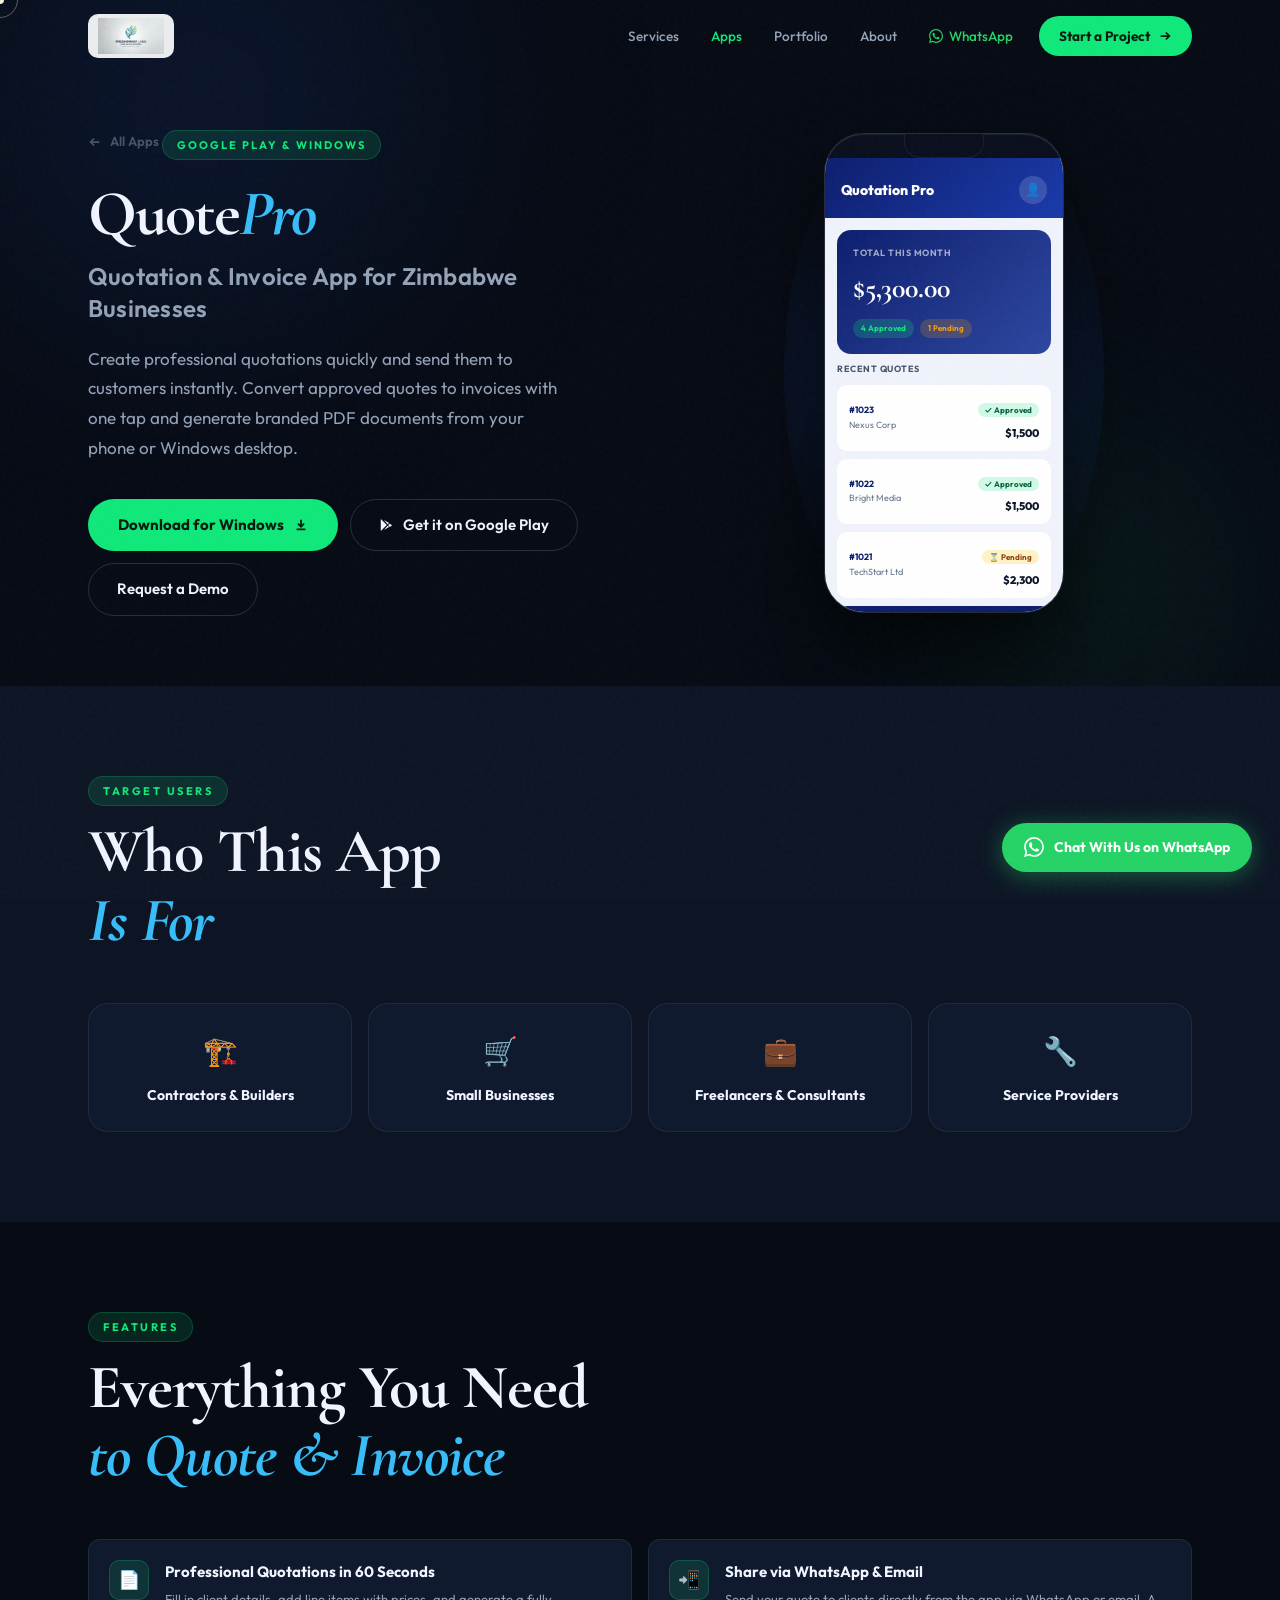
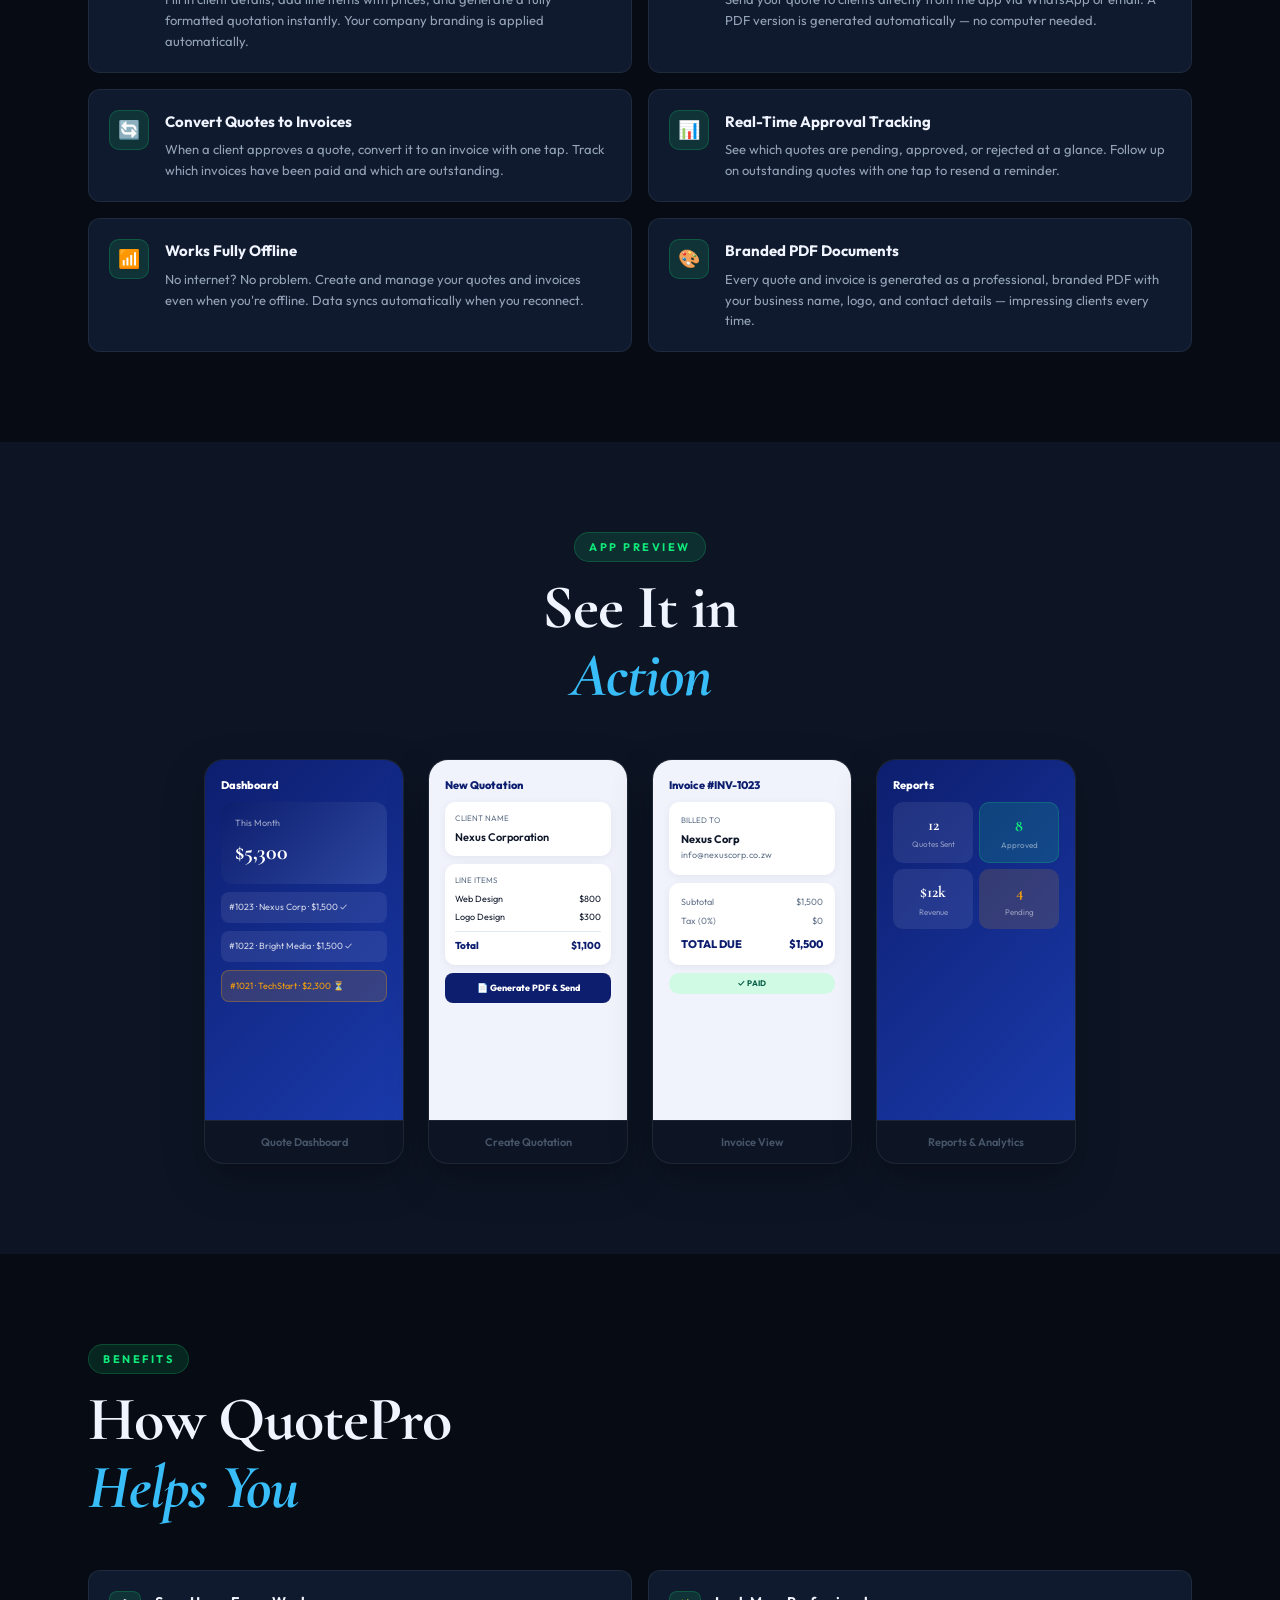
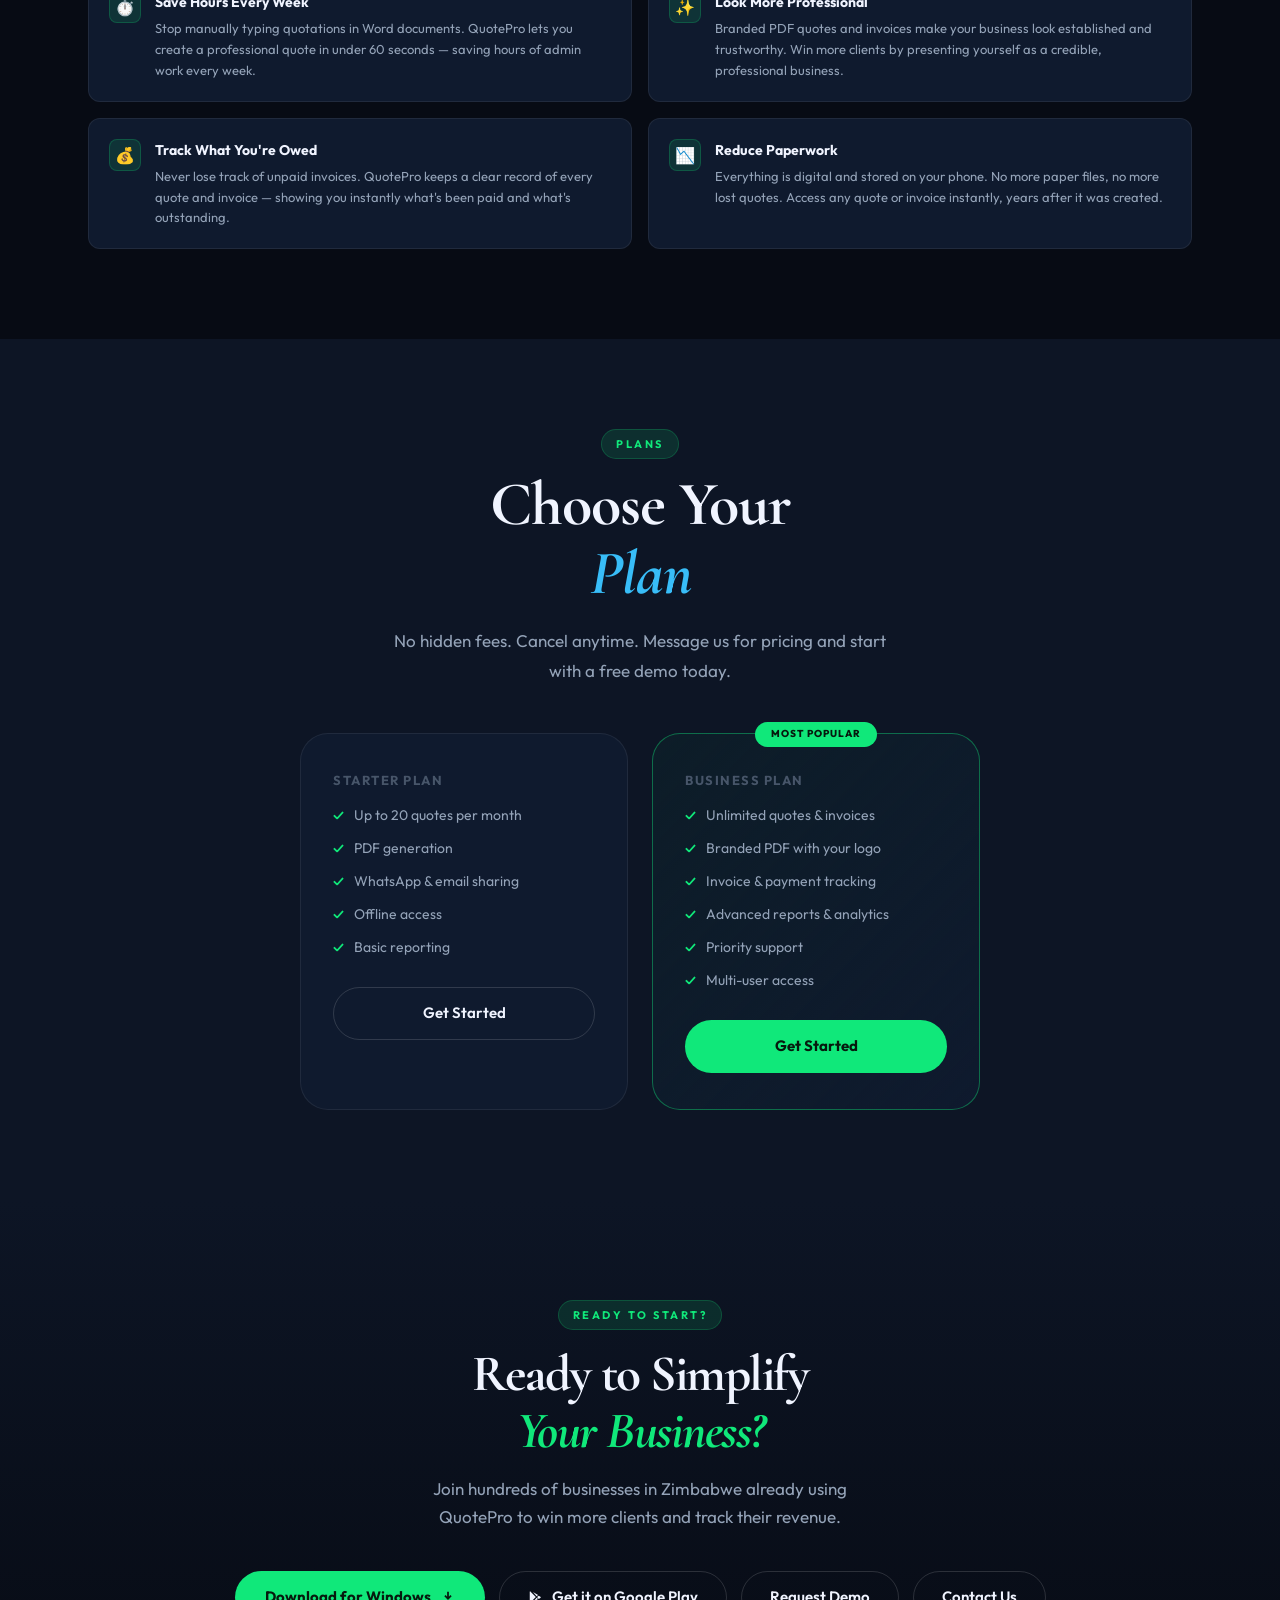
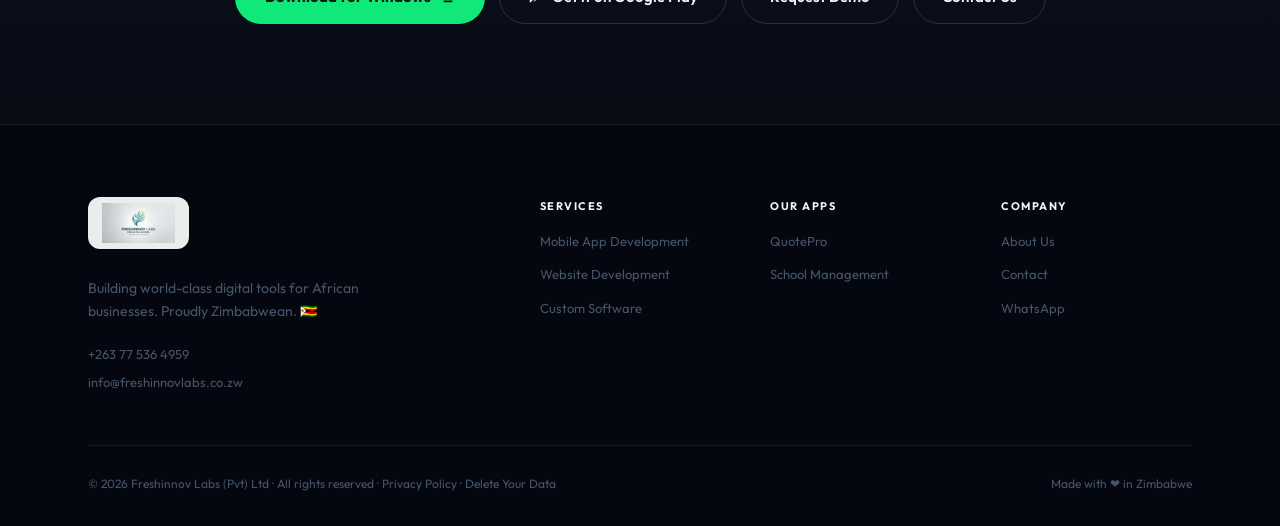
<file: apps/quotepro.html>
<!DOCTYPE html>
<html lang="en">
<head>
  <meta charset="UTF-8"/>
  <meta name="viewport" content="width=device-width, initial-scale=1.0"/>
  <title>QuotePro — Professional Quotation & Invoice App for Zimbabwe | Freshinnov Labs</title>
  <meta name="description" content="Quotation and invoice app for Zimbabwe businesses. QuotePro creates professional quotations, invoices, receipts and delivery notes in under 60 seconds, and sends them by WhatsApp. Free on Google Play and Windows."/>
  <meta name="keywords" content="quotation app Zimbabwe, invoice app Zimbabwe, QuotePro, business quotation software, Android invoice app Harare"/>
  <meta property="og:title" content="QuotePro — Quotation & Invoice App | Freshinnov Labs"/>
  <meta property="og:description" content="Create professional quotations quickly and send them to customers instantly. Available for Windows desktop and Android."/>
  <meta property="og:type" content="website"/>
  <meta property="og:site_name" content="Freshinnov Labs"/>
  <meta property="og:locale" content="en_ZW"/>
  <meta property="og:url" content="https://freshinnovlabs.co.zw/apps/quotepro.html"/>
  <meta property="og:image" content="https://freshinnovlabs.co.zw/assets/og-image.jpg"/>
  <meta property="og:image:secure_url" content="https://freshinnovlabs.co.zw/assets/og-image.jpg"/>
  <meta property="og:image:type" content="image/jpeg"/>
  <meta property="og:image:width" content="1200"/>
  <meta property="og:image:height" content="630"/>
  <meta property="og:image:alt" content="Freshinnov Labs — websites, mobile apps and business software in Zimbabwe"/>
  <meta name="twitter:card" content="summary_large_image"/>
  <meta name="twitter:title" content="QuotePro — Quotation & Invoice App | Freshinnov Labs"/>
  <meta name="twitter:description" content="Create professional quotations quickly and send them to customers instantly. Available for Windows desktop and Android."/>
  <meta name="twitter:image" content="https://freshinnovlabs.co.zw/assets/og-image.jpg"/>
  <link rel="canonical" href="https://freshinnovlabs.co.zw/apps/quotepro.html"/>
  <link rel="preconnect" href="https://fonts.googleapis.com"/>
  <link href="https://fonts.googleapis.com/css2?family=Cormorant+Garamond:ital,wght@0,300;0,400;0,600;0,700;1,300;1,400;1,600&family=Outfit:wght@300;400;500;600;700;800&display=swap" rel="stylesheet"/>
  <link rel="stylesheet" href="../style.css"/>
  <link rel="icon" href="../favicon.ico" sizes="any"/>
  <link rel="icon" type="image/png" href="../assets/favicon-32.png" sizes="32x32"/>
  <link rel="icon" type="image/png" href="../assets/favicon-192.png" sizes="192x192"/>
  <link rel="apple-touch-icon" href="../assets/apple-touch-icon.png"/>
  <script type="application/ld+json">
  {
    "@context": "https://schema.org",
    "@type": "SoftwareApplication",
    "name": "QuotePro",
    "alternateName": "QuotePro Quotation & Invoice App",
    "description": "Quotation and invoice app for Zimbabwe businesses. Create professional quotations, invoices, receipts and delivery notes, then send them to customers by WhatsApp or email.",
    "url": "https://freshinnovlabs.co.zw/apps/quotepro.html",
    "applicationCategory": "BusinessApplication",
    "operatingSystem": "Android, Windows",
    "installUrl": "https://play.google.com/store/apps/details?id=com.freshinnovlabs.quotepro",
    "downloadUrl": "https://play.google.com/store/apps/details?id=com.freshinnovlabs.quotepro",
    "softwareVersion": "1.0.6",
    "inLanguage": "en",
    "offers": {
      "@type": "Offer",
      "price": "4",
      "priceCurrency": "USD",
      "availability": "https://schema.org/InStock",
      "url": "https://play.google.com/store/apps/details?id=com.freshinnovlabs.quotepro"
    },
    "publisher": {
      "@type": "Organization",
      "name": "Freshinnov Labs (Private) Limited",
      "url": "https://freshinnovlabs.co.zw/",
      "logo": "https://freshinnovlabs.co.zw/assets/favicon-192.png",
      "email": "info@freshinnovlabs.co.zw",
      "telephone": "+263775364959",
      "areaServed": "ZW"
    },
    "privacyPolicyUrl": "https://freshinnovlabs.co.zw/quotepro-privacy/"
  }
  </script>
  <script type="application/ld+json">
  {
    "@context": "https://schema.org",
    "@type": "BreadcrumbList",
    "itemListElement": [
      { "@type": "ListItem", "position": 1, "name": "Home", "item": "https://freshinnovlabs.co.zw/" },
      { "@type": "ListItem", "position": 2, "name": "Apps", "item": "https://freshinnovlabs.co.zw/apps.html" },
      { "@type": "ListItem", "position": 3, "name": "QuotePro", "item": "https://freshinnovlabs.co.zw/apps/quotepro.html" }
    ]
  }
  </script>
</head>
<body>

  <div class="cursor" id="cursor"></div>
  <div class="cursor-follower" id="cursor-follower"></div>
  <div class="noise-overlay"></div>

  <!-- NAVBAR -->
  <header id="navbar">
    <nav class="nav-inner container">
      <a href="../index.html" class="nav-logo">
        <img src="../logo.png" alt="Freshinnov Labs" class="nav-logo-img"/>
      </a>
      <div class="nav-links">
        <a href="../index.html#services" class="nav-link">Services</a>
        <a href="../apps.html" class="nav-link active">Apps</a>
        <a href="../index.html#work" class="nav-link">Portfolio</a>
        <a href="../index.html#about" class="nav-link">About</a>
        <a href="https://wa.me/263775364959" target="_blank" rel="noopener" class="nav-link nav-wa">
          <svg viewBox="0 0 24 24" width="14" fill="currentColor"><path d="M17.472 14.382c-.297-.149-1.758-.867-2.03-.967-.273-.099-.471-.148-.67.15-.197.297-.767.966-.94 1.164-.173.199-.347.223-.644.075-.297-.15-1.255-.463-2.39-1.475-.883-.788-1.48-1.761-1.653-2.059-.173-.297-.018-.458.13-.606.134-.133.298-.347.446-.52.149-.174.198-.298.298-.497.099-.198.05-.371-.025-.52-.075-.149-.669-1.612-.916-2.207-.242-.579-.487-.5-.669-.51-.173-.008-.371-.01-.57-.01-.198 0-.52.074-.792.372-.272.297-1.04 1.016-1.04 2.479 0 1.462 1.065 2.875 1.213 3.074.149.198 2.096 3.2 5.077 4.487.709.306 1.262.489 1.694.625.712.227 1.36.195 1.871.118.571-.085 1.758-.719 2.006-1.413.248-.694.248-1.289.173-1.413-.074-.124-.272-.198-.57-.347m-5.421 7.403h-.004a9.87 9.87 0 01-5.031-1.378l-.361-.214-3.741.982.998-3.648-.235-.374a9.86 9.86 0 01-1.51-5.26c.001-5.45 4.436-9.884 9.888-9.884 2.64 0 5.122 1.03 6.988 2.898a9.825 9.825 0 012.893 6.994c-.003 5.45-4.437 9.884-9.885 9.884m8.413-18.297A11.815 11.815 0 0012.05 0C5.495 0 .16 5.335.157 11.892c0 2.096.547 4.142 1.588 5.945L.057 24l6.305-1.654a11.882 11.882 0 005.683 1.448h.005c6.554 0 11.89-5.335 11.893-11.893a11.821 11.821 0 00-3.48-8.413z"/></svg>
          WhatsApp
        </a>
        <a href="../index.html#contact" class="nav-cta magnetic">
          <span>Start a Project</span>
          <svg viewBox="0 0 16 16" width="14" fill="none" stroke="currentColor" stroke-width="2"><path d="M3 8h10M9 4l4 4-4 4"/></svg>
        </a>
      </div>
      <button class="hamburger" id="hamburger" aria-label="Toggle menu">
        <span></span><span></span>
      </button>
    </nav>
    <div class="mobile-menu" id="mobile-menu">
      <a href="../index.html#services" class="mob-link">Services</a>
      <a href="../apps.html" class="mob-link">Apps</a>
      <a href="../index.html#work" class="mob-link">Portfolio</a>
      <a href="../index.html#about" class="mob-link">About</a>
      <a href="../index.html#contact" class="mob-link">Contact</a>
      <a href="https://wa.me/263775364959" target="_blank" class="mob-cta">💬 WhatsApp Us</a>
    </div>
  </header>

  <!-- HERO -->
  <section class="iapp-hero">
    <div class="iapp-hero-glow-1"></div>
    <div class="iapp-hero-glow-2"></div>
    <div class="container">
      <div class="iapp-hero-inner">
        <div class="iapp-hero-left">
          <a href="../apps.html" class="iapp-hero-back">
            <svg viewBox="0 0 16 16" width="14" fill="none" stroke="currentColor" stroke-width="2"><path d="M13 8H3M7 4l-4 4 4 4"/></svg>
            All Apps
          </a>
          <div class="iapp-hero-tag reveal-up" style="--delay:.1s">Google Play &amp; Windows</div>
          <h1 class="reveal-up" style="--delay:.2s">Quote<em>Pro</em><span style="display:block;font-family:'Outfit',sans-serif;font-size:clamp(17px,2.1vw,24px);font-weight:600;line-height:1.3;letter-spacing:.01em;color:var(--text-2);margin-top:14px">Quotation &amp; Invoice App for Zimbabwe Businesses</span></h1>
          <p class="iapp-hero-desc reveal-up" style="--delay:.3s">Create professional quotations quickly and send them to customers instantly. Convert approved quotes to invoices with one tap and generate branded PDF documents from your phone or Windows desktop.</p>
          <div class="iapp-hero-actions reveal-up" style="--delay:.4s">
            <a href="../downloads/QuotePro-Enterprise-1.0.6-x64-setup.exe" class="btn-primary magnetic" download>
              <span>Download for Windows</span>
              <svg viewBox="0 0 16 16" width="14" fill="none" stroke="currentColor" stroke-width="2"><path d="M8 2v8M4.5 6.5 8 10l3.5-3.5M3 13h10"/></svg>
              <div class="btn-shine"></div>
            </a>
            <a class="btn-ghost" href="https://play.google.com/store/apps/details?id=com.freshinnovlabs.quotepro" target="_blank" rel="noopener">
              <svg viewBox="0 0 24 24" width="14" fill="currentColor"><path d="M3.6 2.3 13.4 12 3.6 21.7a1.5 1.5 0 0 1-.6-1.2V3.5c0-.5.2-.9.6-1.2Zm11.2 10.8 2.5 2.5-8.8 5 6.3-7.5Zm0-2.2L8.5 3.4l8.8 5-2.5 2.5Zm3.6-1.1 2.8 1.6c.9.5.9 1.8 0 2.3l-2.8 1.6L15.6 12l2.8-2.2Z"/></svg>
              <span>Get it on Google Play</span>
            </a>
            <a href="https://wa.me/263775364959?text=Hi%2C%20I%27d%20like%20a%20demo%20of%20QuotePro" target="_blank" rel="noopener" class="btn-ghost">Request a Demo</a>
          </div>
        </div>
        <div class="iapp-hero-right reveal-up" style="--delay:.25s">
          <div class="iapp-phone-wrap">
            <div class="iapp-phone-glow"></div>
            <div class="iapp-phone">
              <div class="iapp-phone-notch"></div>
              <div class="iapp-screen">
                <!-- QuotePro App UI -->
                <div style="height:100%;display:flex;flex-direction:column;background:#f0f3fb">
                  <div style="background:linear-gradient(135deg,#0d1e6e,#1a3aab);padding:18px 16px 14px">
                    <div style="display:flex;justify-content:space-between;align-items:center">
                      <div style="font-size:14px;font-weight:800;color:white">Quotation Pro</div>
                      <div style="width:28px;height:28px;background:rgba(255,255,255,.15);border-radius:50%;display:flex;align-items:center;justify-content:center;font-size:13px">👤</div>
                    </div>
                  </div>
                  <div style="padding:12px;display:flex;flex-direction:column;gap:8px;flex:1;overflow:hidden">
                    <div style="background:linear-gradient(135deg,#0d1e6e,#2d47a0);border-radius:14px;padding:16px">
                      <div style="font-size:9px;color:rgba(255,255,255,.6);font-weight:700;text-transform:uppercase;letter-spacing:.5px;margin-bottom:4px">Total This Month</div>
                      <div style="font-size:28px;font-weight:800;color:white;font-family:'Cormorant Garamond',serif">$5,300.00</div>
                      <div style="display:flex;gap:6px;margin-top:8px">
                        <span style="font-size:8px;font-weight:700;padding:3px 8px;border-radius:100px;background:rgba(16,232,122,.2);color:#10e87a">4 Approved</span>
                        <span style="font-size:8px;font-weight:700;padding:3px 8px;border-radius:100px;background:rgba(245,158,11,.2);color:#f59e0b">1 Pending</span>
                      </div>
                    </div>
                    <div style="font-size:9px;font-weight:700;color:#475569;text-transform:uppercase;letter-spacing:.5px">Recent Quotes</div>
                    <div style="background:white;border-radius:10px;padding:9px 12px;display:flex;justify-content:space-between;align-items:center">
                      <div><div style="font-size:9px;font-weight:700;color:#0d1e6e">#1023</div><div style="font-size:9px;color:#64748b">Nexus Corp</div></div>
                      <div style="text-align:right"><span style="font-size:8px;font-weight:700;padding:2px 7px;border-radius:100px;background:#d1fae5;color:#065f46">✓ Approved</span><div style="font-size:11px;font-weight:800;color:#0f172a;margin-top:3px">$1,500</div></div>
                    </div>
                    <div style="background:white;border-radius:10px;padding:9px 12px;display:flex;justify-content:space-between;align-items:center">
                      <div><div style="font-size:9px;font-weight:700;color:#0d1e6e">#1022</div><div style="font-size:9px;color:#64748b">Bright Media</div></div>
                      <div style="text-align:right"><span style="font-size:8px;font-weight:700;padding:2px 7px;border-radius:100px;background:#d1fae5;color:#065f46">✓ Approved</span><div style="font-size:11px;font-weight:800;color:#0f172a;margin-top:3px">$1,500</div></div>
                    </div>
                    <div style="background:white;border-radius:10px;padding:9px 12px;display:flex;justify-content:space-between;align-items:center">
                      <div><div style="font-size:9px;font-weight:700;color:#0d1e6e">#1021</div><div style="font-size:9px;color:#64748b">TechStart Ltd</div></div>
                      <div style="text-align:right"><span style="font-size:8px;font-weight:700;padding:2px 7px;border-radius:100px;background:#fef3c7;color:#92400e">⏳ Pending</span><div style="font-size:11px;font-weight:800;color:#0f172a;margin-top:3px">$2,300</div></div>
                    </div>
                    <div style="background:#0d1e6e;color:white;border-radius:10px;padding:10px;text-align:center;font-size:10px;font-weight:800;margin-top:auto">+ Create New Quote</div>
                  </div>
                </div>
              </div>
            </div>
          </div>
        </div>
      </div>
    </div>
  </section>

  <!-- WHO THIS IS FOR -->
  <section class="iapp-section alt">
    <div class="container">
      <div class="iapp-section-header">
        <div class="section-kicker scroll-reveal">Target Users</div>
        <h2 class="section-title scroll-reveal" style="--sd:.1s">Who This App<br/><em>Is For</em></h2>
      </div>
      <div class="iapp-who-grid">
        <div class="iapp-who-card scroll-reveal" style="--sd:0s">
          <div class="iapp-who-icon">🏗️</div>
          <div class="iapp-who-label">Contractors &amp; Builders</div>
        </div>
        <div class="iapp-who-card scroll-reveal" style="--sd:.08s">
          <div class="iapp-who-icon">🛒</div>
          <div class="iapp-who-label">Small Businesses</div>
        </div>
        <div class="iapp-who-card scroll-reveal" style="--sd:.16s">
          <div class="iapp-who-icon">💼</div>
          <div class="iapp-who-label">Freelancers &amp; Consultants</div>
        </div>
        <div class="iapp-who-card scroll-reveal" style="--sd:.24s">
          <div class="iapp-who-icon">🔧</div>
          <div class="iapp-who-label">Service Providers</div>
        </div>
      </div>
    </div>
  </section>

  <!-- KEY FEATURES -->
  <section class="iapp-section">
    <div class="container">
      <div class="iapp-section-header">
        <div class="section-kicker scroll-reveal">Features</div>
        <h2 class="section-title scroll-reveal" style="--sd:.1s">Everything You Need<br/><em>to Quote &amp; Invoice</em></h2>
      </div>
      <div class="iapp-features-grid">
        <div class="iapp-feat scroll-reveal" style="--sd:0s">
          <div class="iapp-feat-icon">📄</div>
          <div class="iapp-feat-body">
            <h4>Professional Quotations in 60 Seconds</h4>
            <p>Fill in client details, add line items with prices, and generate a fully formatted quotation instantly. Your company branding is applied automatically.</p>
          </div>
        </div>
        <div class="iapp-feat scroll-reveal" style="--sd:.08s">
          <div class="iapp-feat-icon">📲</div>
          <div class="iapp-feat-body">
            <h4>Share via WhatsApp &amp; Email</h4>
            <p>Send your quote to clients directly from the app via WhatsApp or email. A PDF version is generated automatically — no computer needed.</p>
          </div>
        </div>
        <div class="iapp-feat scroll-reveal" style="--sd:.16s">
          <div class="iapp-feat-icon">🔄</div>
          <div class="iapp-feat-body">
            <h4>Convert Quotes to Invoices</h4>
            <p>When a client approves a quote, convert it to an invoice with one tap. Track which invoices have been paid and which are outstanding.</p>
          </div>
        </div>
        <div class="iapp-feat scroll-reveal" style="--sd:.24s">
          <div class="iapp-feat-icon">📊</div>
          <div class="iapp-feat-body">
            <h4>Real-Time Approval Tracking</h4>
            <p>See which quotes are pending, approved, or rejected at a glance. Follow up on outstanding quotes with one tap to resend a reminder.</p>
          </div>
        </div>
        <div class="iapp-feat scroll-reveal" style="--sd:.32s">
          <div class="iapp-feat-icon">📶</div>
          <div class="iapp-feat-body">
            <h4>Works Fully Offline</h4>
            <p>No internet? No problem. Create and manage your quotes and invoices even when you're offline. Data syncs automatically when you reconnect.</p>
          </div>
        </div>
        <div class="iapp-feat scroll-reveal" style="--sd:.4s">
          <div class="iapp-feat-icon">🎨</div>
          <div class="iapp-feat-body">
            <h4>Branded PDF Documents</h4>
            <p>Every quote and invoice is generated as a professional, branded PDF with your business name, logo, and contact details — impressing clients every time.</p>
          </div>
        </div>
      </div>
    </div>
  </section>

  <!-- SCREENSHOTS -->
  <section class="iapp-section alt">
    <div class="container">
      <div class="iapp-section-header" style="text-align:center">
        <div class="section-kicker scroll-reveal">App Preview</div>
        <h2 class="section-title scroll-reveal" style="--sd:.1s">See It in<br/><em>Action</em></h2>
      </div>
      <div class="iapp-screenshots scroll-reveal" style="--sd:.1s">
        <div class="iapp-shot">
          <div class="iapp-shot-screen" style="background:linear-gradient(135deg,#0d1e6e,#1a3aab);padding:16px;display:flex;flex-direction:column;gap:8px">
            <div style="font-size:11px;font-weight:800;color:white">Dashboard</div>
            <div style="background:linear-gradient(135deg,#0d1e6e,#2d47a0);border-radius:12px;padding:14px"><div style="font-size:9px;color:rgba(255,255,255,.6);margin-bottom:3px">This Month</div><div style="font-size:22px;font-weight:800;color:white;font-family:'Cormorant Garamond',serif">$5,300</div></div>
            <div style="background:rgba(255,255,255,.08);border-radius:8px;padding:8px;font-size:9px;color:rgba(255,255,255,.8)">#1023 · Nexus Corp · $1,500 ✓</div>
            <div style="background:rgba(255,255,255,.08);border-radius:8px;padding:8px;font-size:9px;color:rgba(255,255,255,.8)">#1022 · Bright Media · $1,500 ✓</div>
            <div style="background:rgba(245,158,11,.15);border:1px solid rgba(245,158,11,.3);border-radius:8px;padding:8px;font-size:9px;color:#f59e0b">#1021 · TechStart · $2,300 ⏳</div>
          </div>
          <div class="iapp-shot-label">Quote Dashboard</div>
        </div>
        <div class="iapp-shot">
          <div class="iapp-shot-screen" style="background:#f0f3fb;padding:16px;display:flex;flex-direction:column;gap:8px">
            <div style="font-size:11px;font-weight:800;color:#0d1e6e">New Quotation</div>
            <div style="background:white;border-radius:10px;padding:10px;box-shadow:0 2px 8px rgba(0,0,0,.06)">
              <div style="font-size:8px;color:#64748b;margin-bottom:3px">CLIENT NAME</div>
              <div style="font-size:11px;font-weight:600;color:#0f172a">Nexus Corporation</div>
            </div>
            <div style="background:white;border-radius:10px;padding:10px;box-shadow:0 2px 8px rgba(0,0,0,.06)">
              <div style="font-size:8px;color:#64748b;margin-bottom:5px">LINE ITEMS</div>
              <div style="display:flex;justify-content:space-between;font-size:9px;color:#0f172a;margin-bottom:3px"><span>Web Design</span><span>$800</span></div>
              <div style="display:flex;justify-content:space-between;font-size:9px;color:#0f172a"><span>Logo Design</span><span>$300</span></div>
              <div style="border-top:1px solid #e2e8f0;margin-top:6px;padding-top:6px;display:flex;justify-content:space-between;font-size:10px;font-weight:800;color:#0d1e6e"><span>Total</span><span>$1,100</span></div>
            </div>
            <div style="background:#0d1e6e;color:white;border-radius:8px;padding:8px;text-align:center;font-size:9px;font-weight:800">📄 Generate PDF &amp; Send</div>
          </div>
          <div class="iapp-shot-label">Create Quotation</div>
        </div>
        <div class="iapp-shot">
          <div class="iapp-shot-screen" style="background:#f0f3fb;padding:16px;display:flex;flex-direction:column;gap:8px">
            <div style="font-size:11px;font-weight:800;color:#0d1e6e">Invoice #INV-1023</div>
            <div style="background:white;border-radius:10px;padding:12px;box-shadow:0 2px 8px rgba(0,0,0,.06)">
              <div style="font-size:8px;color:#64748b;margin-bottom:3px">BILLED TO</div>
              <div style="font-size:11px;font-weight:700;color:#0f172a">Nexus Corp</div>
              <div style="font-size:9px;color:#64748b">info@nexuscorp.co.zw</div>
            </div>
            <div style="background:white;border-radius:10px;padding:12px;box-shadow:0 2px 8px rgba(0,0,0,.06)">
              <div style="display:flex;justify-content:space-between;font-size:9px;color:#64748b;margin-bottom:4px"><span>Subtotal</span><span>$1,500</span></div>
              <div style="display:flex;justify-content:space-between;font-size:9px;color:#64748b;margin-bottom:6px"><span>Tax (0%)</span><span>$0</span></div>
              <div style="display:flex;justify-content:space-between;font-size:11px;font-weight:800;color:#0d1e6e"><span>TOTAL DUE</span><span>$1,500</span></div>
            </div>
            <span style="font-size:8px;font-weight:700;padding:4px 10px;border-radius:100px;background:#d1fae5;color:#065f46;text-align:center">✓ PAID</span>
          </div>
          <div class="iapp-shot-label">Invoice View</div>
        </div>
        <div class="iapp-shot">
          <div class="iapp-shot-screen" style="background:linear-gradient(135deg,#0d1e6e,#1a3aab);padding:16px;display:flex;flex-direction:column;gap:8px">
            <div style="font-size:11px;font-weight:800;color:white">Reports</div>
            <div style="display:grid;grid-template-columns:1fr 1fr;gap:6px">
              <div style="background:rgba(255,255,255,.08);border-radius:10px;padding:10px;text-align:center"><div style="font-size:16px;font-weight:800;color:white;font-family:'Cormorant Garamond',serif">12</div><div style="font-size:8px;color:rgba(255,255,255,.5)">Quotes Sent</div></div>
              <div style="background:rgba(16,232,122,.15);border:1px solid rgba(16,232,122,.2);border-radius:10px;padding:10px;text-align:center"><div style="font-size:16px;font-weight:800;color:#10e87a;font-family:'Cormorant Garamond',serif">8</div><div style="font-size:8px;color:rgba(255,255,255,.5)">Approved</div></div>
              <div style="background:rgba(255,255,255,.08);border-radius:10px;padding:10px;text-align:center"><div style="font-size:16px;font-weight:800;color:white;font-family:'Cormorant Garamond',serif">$12k</div><div style="font-size:8px;color:rgba(255,255,255,.5)">Revenue</div></div>
              <div style="background:rgba(245,158,11,.15);border-radius:10px;padding:10px;text-align:center"><div style="font-size:16px;font-weight:800;color:#f59e0b;font-family:'Cormorant Garamond',serif">4</div><div style="font-size:8px;color:rgba(255,255,255,.5)">Pending</div></div>
            </div>
          </div>
          <div class="iapp-shot-label">Reports &amp; Analytics</div>
        </div>
      </div>
    </div>
  </section>

  <!-- BENEFITS -->
  <section class="iapp-section">
    <div class="container">
      <div class="iapp-section-header">
        <div class="section-kicker scroll-reveal">Benefits</div>
        <h2 class="section-title scroll-reveal" style="--sd:.1s">How QuotePro<br/><em>Helps You</em></h2>
      </div>
      <div class="iapp-benefits-grid">
        <div class="iapp-benefit scroll-reveal" style="--sd:0s">
          <div class="iapp-benefit-bullet">⏱️</div>
          <div>
            <h4>Save Hours Every Week</h4>
            <p>Stop manually typing quotations in Word documents. QuotePro lets you create a professional quote in under 60 seconds — saving hours of admin work every week.</p>
          </div>
        </div>
        <div class="iapp-benefit scroll-reveal" style="--sd:.08s">
          <div class="iapp-benefit-bullet">✨</div>
          <div>
            <h4>Look More Professional</h4>
            <p>Branded PDF quotes and invoices make your business look established and trustworthy. Win more clients by presenting yourself as a credible, professional business.</p>
          </div>
        </div>
        <div class="iapp-benefit scroll-reveal" style="--sd:.16s">
          <div class="iapp-benefit-bullet">💰</div>
          <div>
            <h4>Track What You're Owed</h4>
            <p>Never lose track of unpaid invoices. QuotePro keeps a clear record of every quote and invoice — showing you instantly what's been paid and what's outstanding.</p>
          </div>
        </div>
        <div class="iapp-benefit scroll-reveal" style="--sd:.24s">
          <div class="iapp-benefit-bullet">📉</div>
          <div>
            <h4>Reduce Paperwork</h4>
            <p>Everything is digital and stored on your phone. No more paper files, no more lost quotes. Access any quote or invoice instantly, years after it was created.</p>
          </div>
        </div>
      </div>
    </div>
  </section>

  <!-- PRICING -->
  <section class="iapp-section alt">
    <div class="container">
      <div class="iapp-section-header" style="text-align:center">
        <div class="section-kicker scroll-reveal">Plans</div>
        <h2 class="section-title scroll-reveal" style="--sd:.1s">Choose Your<br/><em>Plan</em></h2>
        <p class="section-sub scroll-reveal" style="--sd:.2s;margin:0 auto">No hidden fees. Cancel anytime. Message us for pricing and start with a free demo today.</p>
      </div>
      <div class="iapp-pricing-grid scroll-reveal" style="--sd:.1s">
        <div class="iapp-price-card">
          <div class="iapp-price-tier">Starter Plan</div>
          <ul class="iapp-price-features">
            <li>Up to 20 quotes per month</li>
            <li>PDF generation</li>
            <li>WhatsApp &amp; email sharing</li>
            <li>Offline access</li>
            <li>Basic reporting</li>
          </ul>
          <a href="https://wa.me/263775364959?text=Hi%2C%20I%27d%20like%20the%20QuotePro%20Starter%20Plan" target="_blank" rel="noopener" class="btn-ghost" style="width:100%;justify-content:center">Get Started</a>
        </div>
        <div class="iapp-price-card featured">
          <div class="iapp-price-badge">Most Popular</div>
          <div class="iapp-price-tier">Business Plan</div>
          <ul class="iapp-price-features">
            <li>Unlimited quotes &amp; invoices</li>
            <li>Branded PDF with your logo</li>
            <li>Invoice &amp; payment tracking</li>
            <li>Advanced reports &amp; analytics</li>
            <li>Priority support</li>
            <li>Multi-user access</li>
          </ul>
          <a href="https://wa.me/263775364959?text=Hi%2C%20I%27d%20like%20the%20QuotePro%20Business%20Plan" target="_blank" rel="noopener" class="btn-primary magnetic" style="width:100%;justify-content:center">
            <span>Get Started</span>
            <div class="btn-shine"></div>
          </a>
        </div>
      </div>
    </div>
  </section>

  <!-- CTA -->
  <section class="iapp-cta">
    <div class="container">
      <div class="section-kicker scroll-reveal" style="display:inline-block;margin-bottom:16px">Ready to Start?</div>
      <h2 class="scroll-reveal" style="--sd:.1s">Ready to Simplify<br/><em>Your Business?</em></h2>
      <p class="scroll-reveal" style="--sd:.2s">Join hundreds of businesses in Zimbabwe already using QuotePro to win more clients and track their revenue.</p>
      <div class="iapp-cta-actions scroll-reveal" style="--sd:.3s">
        <a href="../downloads/QuotePro-Enterprise-1.0.6-x64-setup.exe" class="btn-primary magnetic" download>
          <span>Download for Windows</span>
          <svg viewBox="0 0 16 16" width="14" fill="none" stroke="currentColor" stroke-width="2"><path d="M8 2v8M4.5 6.5 8 10l3.5-3.5M3 13h10"/></svg>
          <div class="btn-shine"></div>
        </a>
        <a class="btn-ghost" href="https://play.google.com/store/apps/details?id=com.freshinnovlabs.quotepro" target="_blank" rel="noopener">
          <svg viewBox="0 0 24 24" width="14" fill="currentColor"><path d="M3.6 2.3 13.4 12 3.6 21.7a1.5 1.5 0 0 1-.6-1.2V3.5c0-.5.2-.9.6-1.2Zm11.2 10.8 2.5 2.5-8.8 5 6.3-7.5Zm0-2.2L8.5 3.4l8.8 5-2.5 2.5Zm3.6-1.1 2.8 1.6c.9.5.9 1.8 0 2.3l-2.8 1.6L15.6 12l2.8-2.2Z"/></svg>
          <span>Get it on Google Play</span>
        </a>
        <a href="https://wa.me/263775364959?text=Hi%2C%20I%27d%20like%20a%20demo%20of%20QuotePro" target="_blank" rel="noopener" class="btn-ghost">Request Demo</a>
        <a href="../index.html#contact" class="btn-ghost">Contact Us</a>
      </div>
    </div>
  </section>

  <!-- FOOTER -->
  <footer class="footer">
    <div class="footer-top-line"></div>
    <div class="container">
      <div class="footer-main">
        <div class="footer-brand">
          <div class="footer-logo">
            <img src="../logo.png" alt="Freshinnov Labs" class="footer-logo-img"/>
          </div>
          <p>Building world-class digital tools for African businesses. Proudly Zimbabwean. 🇿🇼</p>
          <div class="footer-contact-quick">
            <a href="tel:+263775364959">+263 77 536 4959</a>
            <a href="mailto:info@freshinnovlabs.co.zw">info@freshinnovlabs.co.zw</a>
          </div>
        </div>
        <div class="footer-links-grid">
          <div class="fl-col">
            <h5>Services</h5>
            <a href="../index.html#services">Mobile App Development</a>
            <a href="../index.html#services">Website Development</a>
            <a href="../index.html#services">Custom Software</a>
          </div>
          <div class="fl-col">
            <h5>Our Apps</h5>
            <a href="quotepro.html">QuotePro</a>
            <a href="school-management.html">School Management</a>
          </div>
          <div class="fl-col">
            <h5>Company</h5>
            <a href="../index.html#about">About Us</a>
            <a href="../index.html#contact">Contact</a>
            <a href="https://wa.me/263775364959" target="_blank">WhatsApp</a>
          </div>
        </div>
      </div>
      <div class="footer-bottom">
        <span>© 2026 Freshinnov Labs (Pvt) Ltd · All rights reserved · <a href="../quotepro-privacy/">Privacy Policy</a> · <a href="../quotepro-delete-data/">Delete Your Data</a></span>
        <span>Made with ❤️ in Zimbabwe</span>
      </div>
    </div>
  </footer>

  <!-- FLOATING WHATSAPP -->
  <a href="https://wa.me/263775364959" target="_blank" rel="noopener" class="wa-float" aria-label="Chat with us on WhatsApp">
    <svg viewBox="0 0 24 24" width="20" fill="white"><path d="M17.472 14.382c-.297-.149-1.758-.867-2.03-.967-.273-.099-.471-.148-.67.15-.197.297-.767.966-.94 1.164-.173.199-.347.223-.644.075-.297-.15-1.255-.463-2.39-1.475-.883-.788-1.48-1.761-1.653-2.059-.173-.297-.018-.458.13-.606.134-.133.298-.347.446-.52.149-.174.198-.298.298-.497.099-.198.05-.371-.025-.52-.075-.149-.669-1.612-.916-2.207-.242-.579-.487-.5-.669-.51-.173-.008-.371-.01-.57-.01-.198 0-.52.074-.792.372-.272.297-1.04 1.016-1.04 2.479 0 1.462 1.065 2.875 1.213 3.074.149.198 2.096 3.2 5.077 4.487.709.306 1.262.489 1.694.625.712.227 1.36.195 1.871.118.571-.085 1.758-.719 2.006-1.413.248-.694.248-1.289.173-1.413-.074-.124-.272-.198-.57-.347m-5.421 7.403h-.004a9.87 9.87 0 01-5.031-1.378l-.361-.214-3.741.982.998-3.648-.235-.374a9.86 9.86 0 01-1.51-5.26c.001-5.45 4.436-9.884 9.888-9.884 2.64 0 5.122 1.03 6.988 2.898a9.825 9.825 0 012.893 6.994c-.003 5.45-4.437 9.884-9.885 9.884m8.413-18.297A11.815 11.815 0 0012.05 0C5.495 0 .16 5.335.157 11.892c0 2.096.547 4.142 1.588 5.945L.057 24l6.305-1.654a11.882 11.882 0 005.683 1.448h.005c6.554 0 11.89-5.335 11.893-11.893a11.821 11.821 0 00-3.48-8.413z"/></svg>
    <span class="wa-float-text">Chat With Us on WhatsApp</span>
  </a>

  <script src="../main.js"></script>
  <script>
    setTimeout(() => {
      document.querySelectorAll('.reveal-up').forEach(el => el.classList.add('in'));
    }, 100);
  </script>
</body>
</html>
</file>
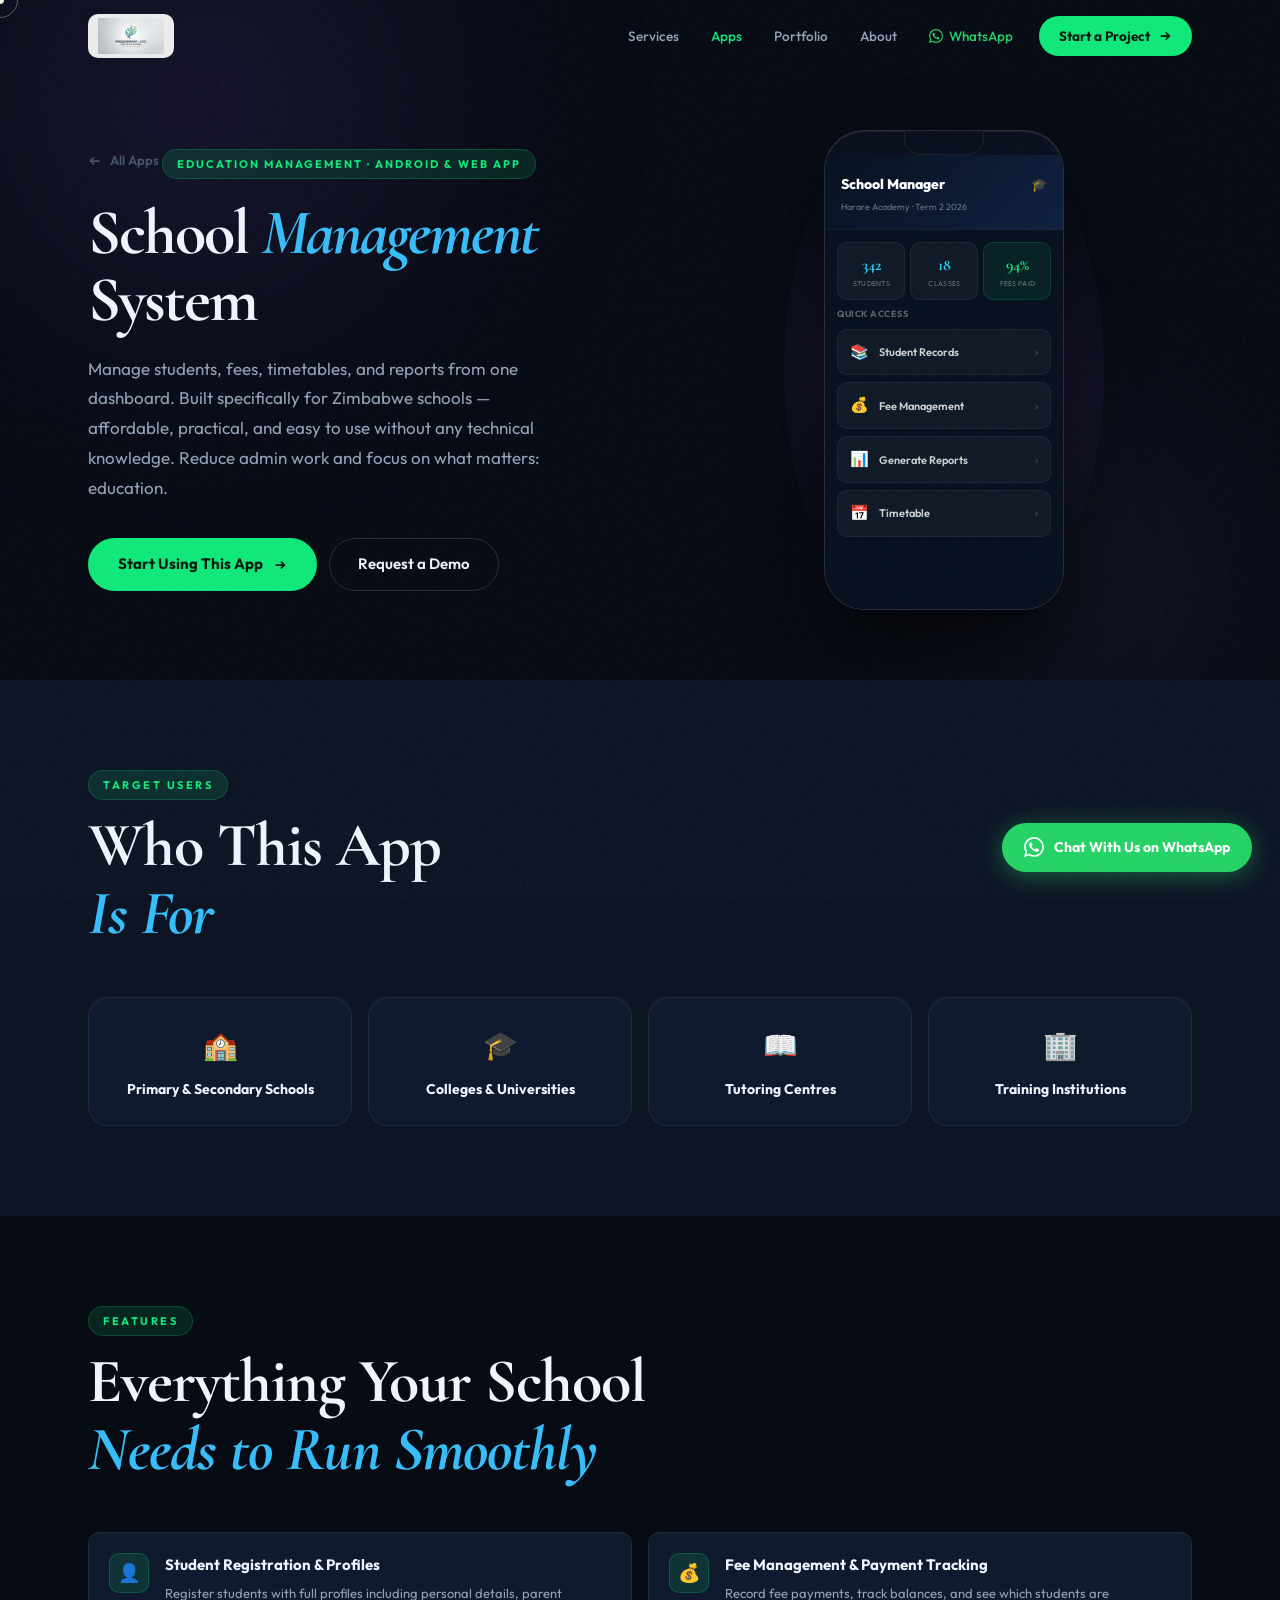
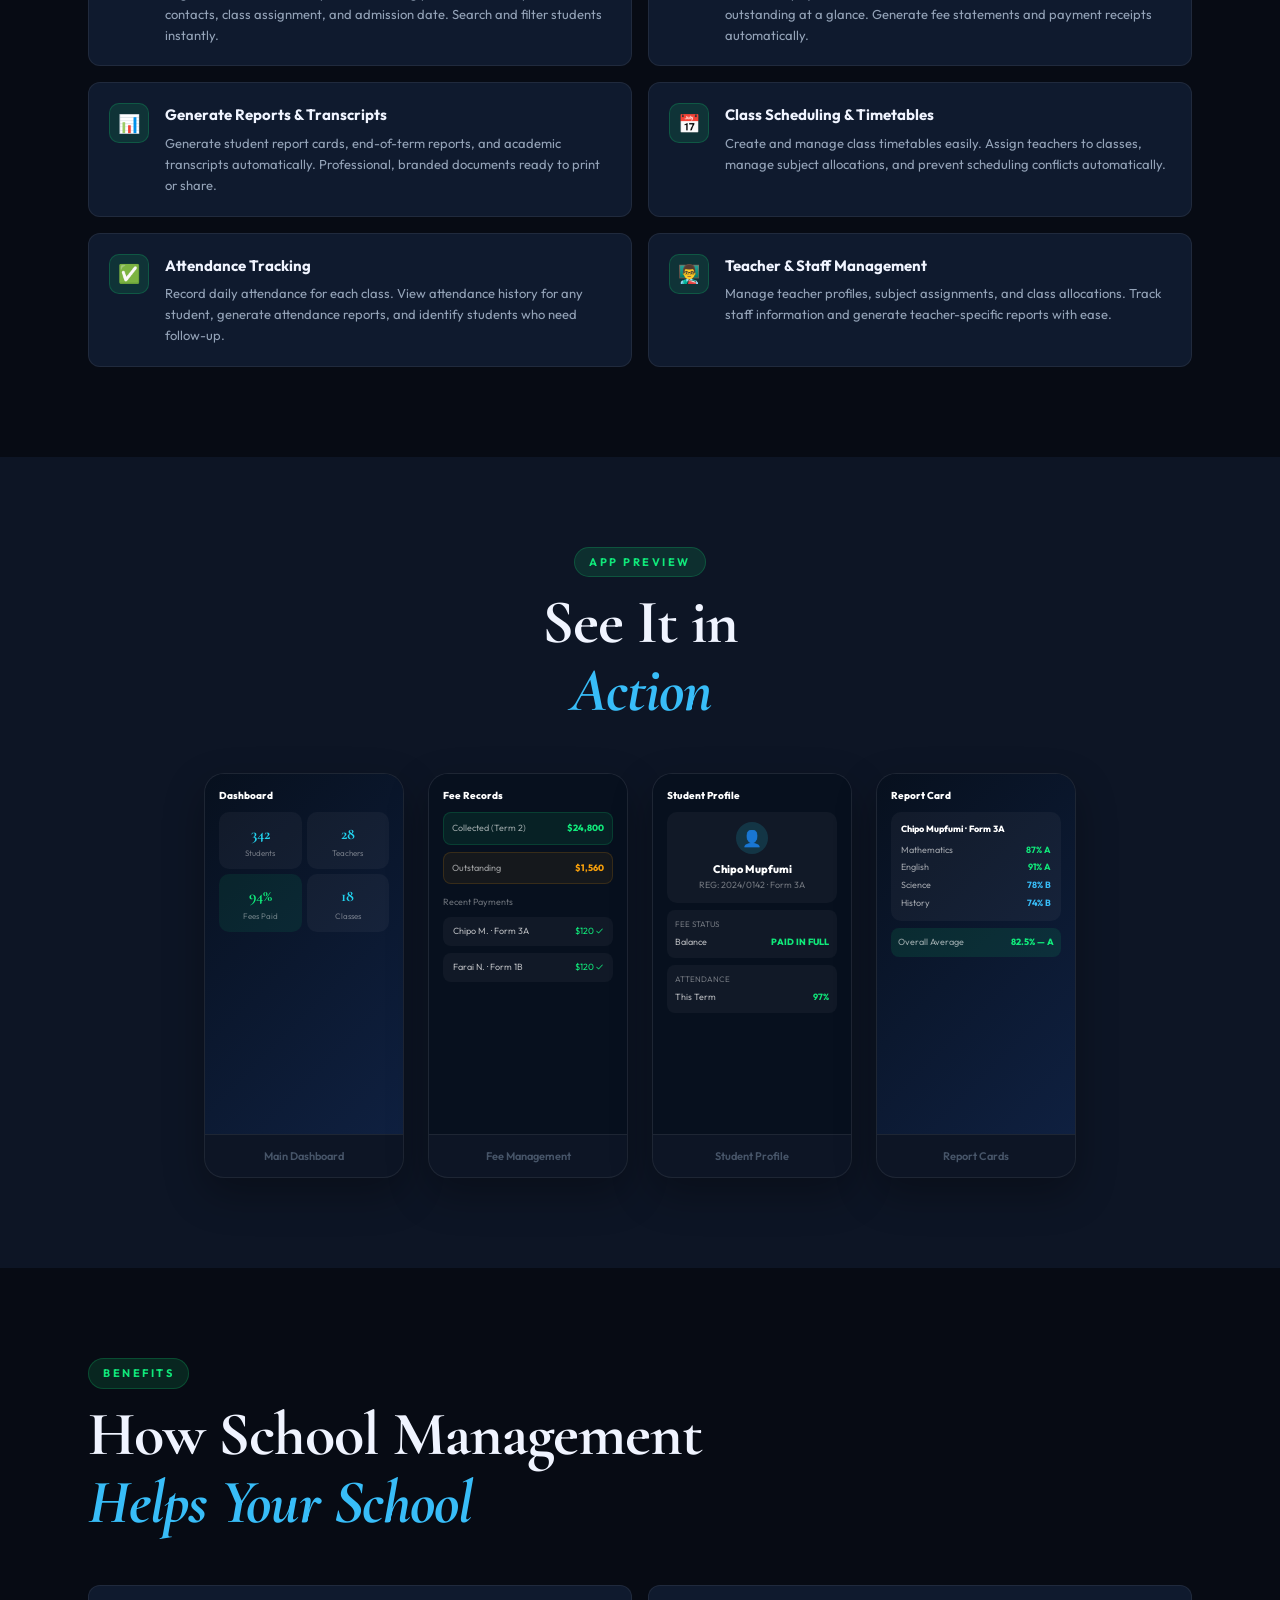
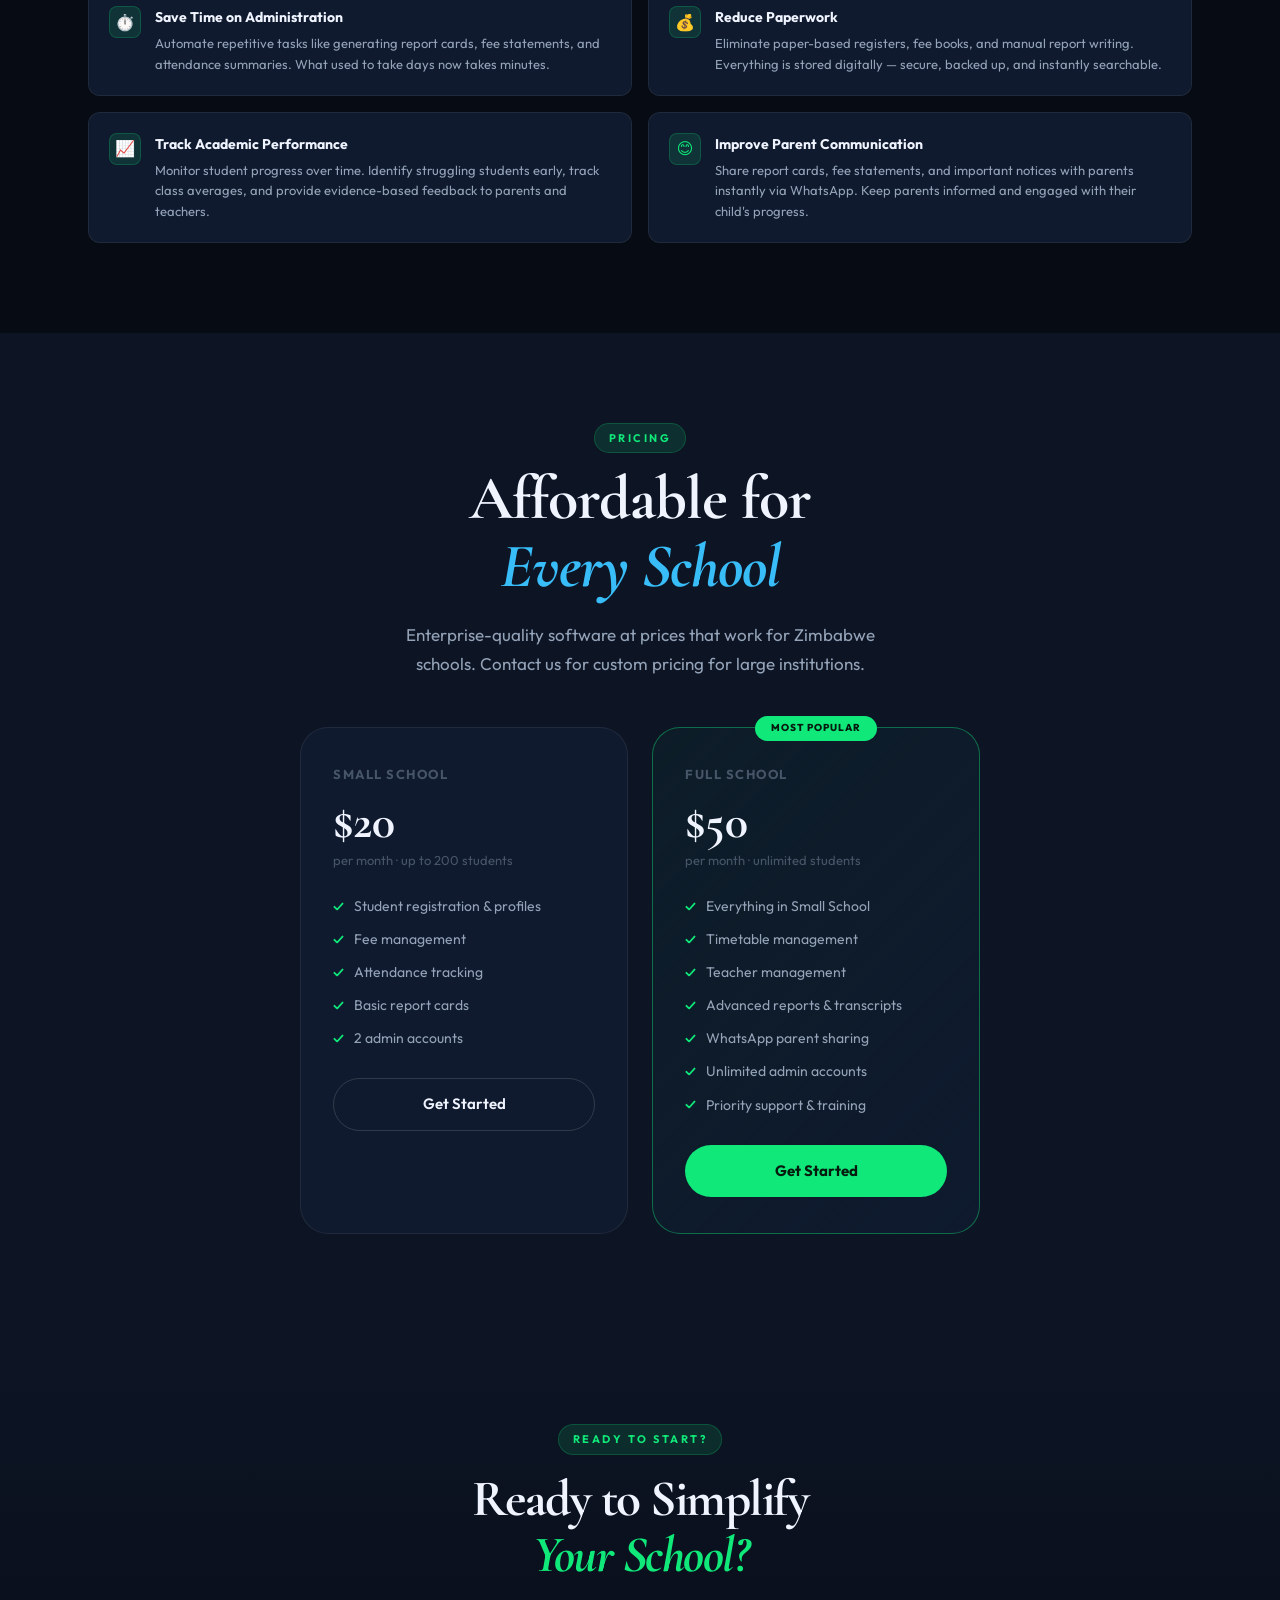
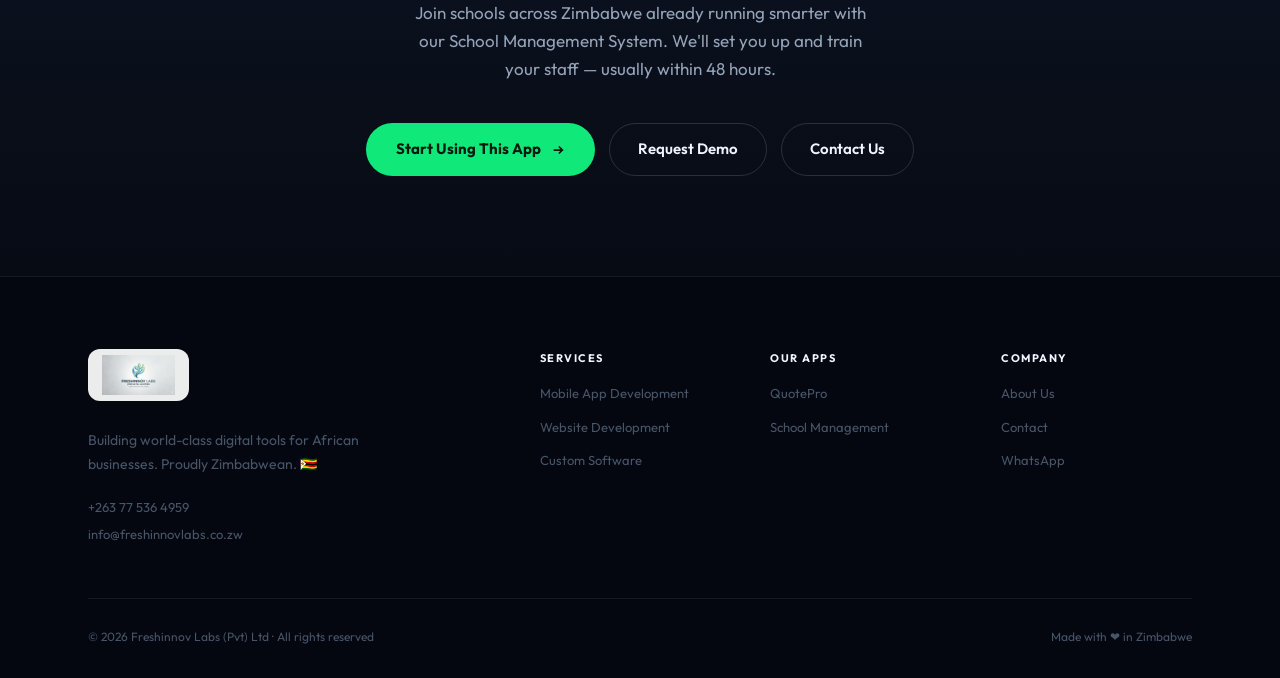
<file: apps/school-management.html>
<!DOCTYPE html>
<html lang="en">
<head>
  <meta charset="UTF-8"/>
  <meta name="viewport" content="width=device-width, initial-scale=1.0"/>
  <title>School Management System — Zimbabwe Schools Software | Freshinnov Labs</title>
  <meta name="description" content="Manage students, fees, and reports from one dashboard. Affordable school management software built for Zimbabwe schools, colleges, and training institutions."/>
  <meta name="keywords" content="school management system Zimbabwe, school software Zimbabwe, student management system, fee management school Zimbabwe, school administration software"/>
  <meta property="og:title" content="School Management System | Freshinnov Labs Zimbabwe"/>
  <meta property="og:description" content="Manage students, fees, timetables, and reports from one dashboard. Built for Zimbabwe schools. Affordable and easy to use."/>
  <meta property="og:type" content="website"/>
  <meta property="og:site_name" content="Freshinnov Labs"/>
  <meta property="og:locale" content="en_ZW"/>
  <meta property="og:url" content="https://freshinnovlabs.co.zw/apps/school-management.html"/>
  <meta property="og:image" content="https://freshinnovlabs.co.zw/assets/og-image.jpg"/>
  <meta property="og:image:secure_url" content="https://freshinnovlabs.co.zw/assets/og-image.jpg"/>
  <meta property="og:image:type" content="image/jpeg"/>
  <meta property="og:image:width" content="1200"/>
  <meta property="og:image:height" content="630"/>
  <meta property="og:image:alt" content="Freshinnov Labs — websites, mobile apps and business software in Zimbabwe"/>
  <meta name="twitter:card" content="summary_large_image"/>
  <meta name="twitter:title" content="School Management System | Freshinnov Labs Zimbabwe"/>
  <meta name="twitter:description" content="Manage students, fees, timetables, and reports from one dashboard. Built for Zimbabwe schools. Affordable and easy to use."/>
  <meta name="twitter:image" content="https://freshinnovlabs.co.zw/assets/og-image.jpg"/>
  <link rel="canonical" href="https://freshinnovlabs.co.zw/apps/school-management.html"/>
  <link rel="preconnect" href="https://fonts.googleapis.com"/>
  <link href="https://fonts.googleapis.com/css2?family=Cormorant+Garamond:ital,wght@0,300;0,400;0,600;0,700;1,300;1,400;1,600&family=Outfit:wght@300;400;500;600;700;800&display=swap" rel="stylesheet"/>
  <link rel="stylesheet" href="../style.css"/>
  <link rel="icon" href="../favicon.ico" sizes="any"/>
  <link rel="icon" type="image/png" href="../assets/favicon-32.png" sizes="32x32"/>
  <link rel="icon" type="image/png" href="../assets/favicon-192.png" sizes="192x192"/>
  <link rel="apple-touch-icon" href="../assets/apple-touch-icon.png"/>
</head>
<body>

  <div class="cursor" id="cursor"></div>
  <div class="cursor-follower" id="cursor-follower"></div>
  <div class="noise-overlay"></div>

  <!-- NAVBAR -->
  <header id="navbar">
    <nav class="nav-inner container">
      <a href="../index.html" class="nav-logo">
        <img src="../logo.png" alt="Freshinnov Labs" class="nav-logo-img"/>
      </a>
      <div class="nav-links">
        <a href="../index.html#services" class="nav-link">Services</a>
        <a href="../apps.html" class="nav-link active">Apps</a>
        <a href="../index.html#work" class="nav-link">Portfolio</a>
        <a href="../index.html#about" class="nav-link">About</a>
        <a href="https://wa.me/263775364959" target="_blank" rel="noopener" class="nav-link nav-wa">
          <svg viewBox="0 0 24 24" width="14" fill="currentColor"><path d="M17.472 14.382c-.297-.149-1.758-.867-2.03-.967-.273-.099-.471-.148-.67.15-.197.297-.767.966-.94 1.164-.173.199-.347.223-.644.075-.297-.15-1.255-.463-2.39-1.475-.883-.788-1.48-1.761-1.653-2.059-.173-.297-.018-.458.13-.606.134-.133.298-.347.446-.52.149-.174.198-.298.298-.497.099-.198.05-.371-.025-.52-.075-.149-.669-1.612-.916-2.207-.242-.579-.487-.5-.669-.51-.173-.008-.371-.01-.57-.01-.198 0-.52.074-.792.372-.272.297-1.04 1.016-1.04 2.479 0 1.462 1.065 2.875 1.213 3.074.149.198 2.096 3.2 5.077 4.487.709.306 1.262.489 1.694.625.712.227 1.36.195 1.871.118.571-.085 1.758-.719 2.006-1.413.248-.694.248-1.289.173-1.413-.074-.124-.272-.198-.57-.347m-5.421 7.403h-.004a9.87 9.87 0 01-5.031-1.378l-.361-.214-3.741.982.998-3.648-.235-.374a9.86 9.86 0 01-1.51-5.26c.001-5.45 4.436-9.884 9.888-9.884 2.64 0 5.122 1.03 6.988 2.898a9.825 9.825 0 012.893 6.994c-.003 5.45-4.437 9.884-9.885 9.884m8.413-18.297A11.815 11.815 0 0012.05 0C5.495 0 .16 5.335.157 11.892c0 2.096.547 4.142 1.588 5.945L.057 24l6.305-1.654a11.882 11.882 0 005.683 1.448h.005c6.554 0 11.89-5.335 11.893-11.893a11.821 11.821 0 00-3.48-8.413z"/></svg>
          WhatsApp
        </a>
        <a href="../index.html#contact" class="nav-cta magnetic">
          <span>Start a Project</span>
          <svg viewBox="0 0 16 16" width="14" fill="none" stroke="currentColor" stroke-width="2"><path d="M3 8h10M9 4l4 4-4 4"/></svg>
        </a>
      </div>
      <button class="hamburger" id="hamburger" aria-label="Toggle menu">
        <span></span><span></span>
      </button>
    </nav>
    <div class="mobile-menu" id="mobile-menu">
      <a href="../index.html#services" class="mob-link">Services</a>
      <a href="../apps.html" class="mob-link">Apps</a>
      <a href="../index.html#work" class="mob-link">Portfolio</a>
      <a href="../index.html#about" class="mob-link">About</a>
      <a href="../index.html#contact" class="mob-link">Contact</a>
      <a href="https://wa.me/263775364959" target="_blank" class="mob-cta">💬 WhatsApp Us</a>
    </div>
  </header>

  <!-- HERO -->
  <section class="iapp-hero">
    <div class="iapp-hero-glow-1" style="background:radial-gradient(circle,rgba(139,92,246,.18),transparent 70%)"></div>
    <div class="iapp-hero-glow-2" style="background:radial-gradient(circle,rgba(167,139,250,.12),transparent 70%)"></div>
    <div class="container">
      <div class="iapp-hero-inner">
        <div class="iapp-hero-left">
          <a href="../apps.html" class="iapp-hero-back">
            <svg viewBox="0 0 16 16" width="14" fill="none" stroke="currentColor" stroke-width="2"><path d="M13 8H3M7 4l-4 4 4 4"/></svg>
            All Apps
          </a>
          <div class="iapp-hero-tag reveal-up" style="--delay:.1s">Education Management · Android &amp; Web App</div>
          <h1 class="reveal-up" style="--delay:.2s">School <em>Management</em> System</h1>
          <p class="iapp-hero-desc reveal-up" style="--delay:.3s">Manage students, fees, timetables, and reports from one dashboard. Built specifically for Zimbabwe schools — affordable, practical, and easy to use without any technical knowledge. Reduce admin work and focus on what matters: education.</p>
          <div class="iapp-hero-actions reveal-up" style="--delay:.4s">
            <a href="https://wa.me/263775364959?text=Hi%2C%20I%27d%20like%20to%20set%20up%20School%20Management%20System" target="_blank" rel="noopener" class="btn-primary magnetic">
              <span>Start Using This App</span>
              <svg viewBox="0 0 16 16" width="14" fill="none" stroke="currentColor" stroke-width="2"><path d="M3 8h10M9 4l4 4-4 4"/></svg>
              <div class="btn-shine"></div>
            </a>
            <a href="https://wa.me/263775364959?text=Hi%2C%20I%27d%20like%20a%20demo%20of%20School%20Management%20System" target="_blank" rel="noopener" class="btn-ghost">Request a Demo</a>
          </div>
        </div>
        <div class="iapp-hero-right reveal-up" style="--delay:.25s">
          <div class="iapp-phone-wrap">
            <div class="iapp-phone-glow" style="background:radial-gradient(circle,rgba(139,92,246,.2),transparent 70%)"></div>
            <div class="iapp-phone">
              <div class="iapp-phone-notch"></div>
              <div class="iapp-screen">
                <div style="height:100%;display:flex;flex-direction:column;background:#07101e">
                  <div style="background:linear-gradient(135deg,#07101e,#0f2040);padding:18px 16px 14px;border-bottom:1px solid rgba(255,255,255,.05)">
                    <div style="display:flex;justify-content:space-between;align-items:center">
                      <div style="font-size:14px;font-weight:800;color:white">School Manager</div>
                      <div style="font-size:13px">🎓</div>
                    </div>
                    <div style="font-size:9px;color:rgba(255,255,255,.4);margin-top:4px">Harare Academy · Term 2 2026</div>
                  </div>
                  <div style="padding:12px;display:flex;flex-direction:column;gap:7px;flex:1;overflow:hidden">
                    <div style="display:grid;grid-template-columns:repeat(3,1fr);gap:5px">
                      <div style="background:rgba(255,255,255,.04);border:1px solid rgba(255,255,255,.06);border-radius:10px;padding:9px 5px;text-align:center"><div style="font-size:16px;font-weight:800;color:#22d3ee;font-family:'Cormorant Garamond',serif">342</div><div style="font-size:7px;color:rgba(255,255,255,.4);text-transform:uppercase;letter-spacing:.3px">Students</div></div>
                      <div style="background:rgba(255,255,255,.04);border:1px solid rgba(255,255,255,.06);border-radius:10px;padding:9px 5px;text-align:center"><div style="font-size:16px;font-weight:800;color:#22d3ee;font-family:'Cormorant Garamond',serif">18</div><div style="font-size:7px;color:rgba(255,255,255,.4);text-transform:uppercase;letter-spacing:.3px">Classes</div></div>
                      <div style="background:rgba(16,232,122,.08);border:1px solid rgba(16,232,122,.15);border-radius:10px;padding:9px 5px;text-align:center"><div style="font-size:16px;font-weight:800;color:#10e87a;font-family:'Cormorant Garamond',serif">94%</div><div style="font-size:7px;color:rgba(255,255,255,.4);text-transform:uppercase;letter-spacing:.3px">Fees Paid</div></div>
                    </div>
                    <div style="font-size:9px;font-weight:700;color:rgba(255,255,255,.35);text-transform:uppercase;letter-spacing:.5px">Quick Access</div>
                    <div style="background:rgba(255,255,255,.04);border:1px solid rgba(255,255,255,.06);border-radius:10px;padding:10px 12px;display:flex;align-items:center;gap:10px"><span style="font-size:15px">📚</span><span style="font-size:11px;color:rgba(255,255,255,.8);font-weight:600;flex:1">Student Records</span><span style="color:rgba(255,255,255,.25);font-size:12px">›</span></div>
                    <div style="background:rgba(255,255,255,.04);border:1px solid rgba(255,255,255,.06);border-radius:10px;padding:10px 12px;display:flex;align-items:center;gap:10px"><span style="font-size:15px">💰</span><span style="font-size:11px;color:rgba(255,255,255,.8);font-weight:600;flex:1">Fee Management</span><span style="color:rgba(255,255,255,.25);font-size:12px">›</span></div>
                    <div style="background:rgba(255,255,255,.04);border:1px solid rgba(255,255,255,.06);border-radius:10px;padding:10px 12px;display:flex;align-items:center;gap:10px"><span style="font-size:15px">📊</span><span style="font-size:11px;color:rgba(255,255,255,.8);font-weight:600;flex:1">Generate Reports</span><span style="color:rgba(255,255,255,.25);font-size:12px">›</span></div>
                    <div style="background:rgba(255,255,255,.04);border:1px solid rgba(255,255,255,.06);border-radius:10px;padding:10px 12px;display:flex;align-items:center;gap:10px"><span style="font-size:15px">📅</span><span style="font-size:11px;color:rgba(255,255,255,.8);font-weight:600;flex:1">Timetable</span><span style="color:rgba(255,255,255,.25);font-size:12px">›</span></div>
                  </div>
                </div>
              </div>
            </div>
          </div>
        </div>
      </div>
    </div>
  </section>

  <!-- WHO THIS IS FOR -->
  <section class="iapp-section alt">
    <div class="container">
      <div class="iapp-section-header">
        <div class="section-kicker scroll-reveal">Target Users</div>
        <h2 class="section-title scroll-reveal" style="--sd:.1s">Who This App<br/><em>Is For</em></h2>
      </div>
      <div class="iapp-who-grid">
        <div class="iapp-who-card scroll-reveal" style="--sd:0s">
          <div class="iapp-who-icon">🏫</div>
          <div class="iapp-who-label">Primary &amp; Secondary Schools</div>
        </div>
        <div class="iapp-who-card scroll-reveal" style="--sd:.08s">
          <div class="iapp-who-icon">🎓</div>
          <div class="iapp-who-label">Colleges &amp; Universities</div>
        </div>
        <div class="iapp-who-card scroll-reveal" style="--sd:.16s">
          <div class="iapp-who-icon">📖</div>
          <div class="iapp-who-label">Tutoring Centres</div>
        </div>
        <div class="iapp-who-card scroll-reveal" style="--sd:.24s">
          <div class="iapp-who-icon">🏢</div>
          <div class="iapp-who-label">Training Institutions</div>
        </div>
      </div>
    </div>
  </section>

  <!-- KEY FEATURES -->
  <section class="iapp-section">
    <div class="container">
      <div class="iapp-section-header">
        <div class="section-kicker scroll-reveal">Features</div>
        <h2 class="section-title scroll-reveal" style="--sd:.1s">Everything Your School<br/><em>Needs to Run Smoothly</em></h2>
      </div>
      <div class="iapp-features-grid">
        <div class="iapp-feat scroll-reveal" style="--sd:0s">
          <div class="iapp-feat-icon">👤</div>
          <div class="iapp-feat-body">
            <h4>Student Registration &amp; Profiles</h4>
            <p>Register students with full profiles including personal details, parent contacts, class assignment, and admission date. Search and filter students instantly.</p>
          </div>
        </div>
        <div class="iapp-feat scroll-reveal" style="--sd:.08s">
          <div class="iapp-feat-icon">💰</div>
          <div class="iapp-feat-body">
            <h4>Fee Management &amp; Payment Tracking</h4>
            <p>Record fee payments, track balances, and see which students are outstanding at a glance. Generate fee statements and payment receipts automatically.</p>
          </div>
        </div>
        <div class="iapp-feat scroll-reveal" style="--sd:.16s">
          <div class="iapp-feat-icon">📊</div>
          <div class="iapp-feat-body">
            <h4>Generate Reports &amp; Transcripts</h4>
            <p>Generate student report cards, end-of-term reports, and academic transcripts automatically. Professional, branded documents ready to print or share.</p>
          </div>
        </div>
        <div class="iapp-feat scroll-reveal" style="--sd:.24s">
          <div class="iapp-feat-icon">📅</div>
          <div class="iapp-feat-body">
            <h4>Class Scheduling &amp; Timetables</h4>
            <p>Create and manage class timetables easily. Assign teachers to classes, manage subject allocations, and prevent scheduling conflicts automatically.</p>
          </div>
        </div>
        <div class="iapp-feat scroll-reveal" style="--sd:.32s">
          <div class="iapp-feat-icon">✅</div>
          <div class="iapp-feat-body">
            <h4>Attendance Tracking</h4>
            <p>Record daily attendance for each class. View attendance history for any student, generate attendance reports, and identify students who need follow-up.</p>
          </div>
        </div>
        <div class="iapp-feat scroll-reveal" style="--sd:.4s">
          <div class="iapp-feat-icon">👨‍🏫</div>
          <div class="iapp-feat-body">
            <h4>Teacher &amp; Staff Management</h4>
            <p>Manage teacher profiles, subject assignments, and class allocations. Track staff information and generate teacher-specific reports with ease.</p>
          </div>
        </div>
      </div>
    </div>
  </section>

  <!-- SCREENSHOTS -->
  <section class="iapp-section alt">
    <div class="container">
      <div class="iapp-section-header" style="text-align:center">
        <div class="section-kicker scroll-reveal">App Preview</div>
        <h2 class="section-title scroll-reveal" style="--sd:.1s">See It in<br/><em>Action</em></h2>
      </div>
      <div class="iapp-screenshots scroll-reveal" style="--sd:.1s">
        <div class="iapp-shot">
          <div class="iapp-shot-screen" style="background:linear-gradient(135deg,#07101e,#0f2040);padding:14px;display:flex;flex-direction:column;gap:7px">
            <div style="font-size:10px;font-weight:800;color:white">Dashboard</div>
            <div style="display:grid;grid-template-columns:1fr 1fr;gap:5px">
              <div style="background:rgba(255,255,255,.04);border-radius:10px;padding:9px;text-align:center"><div style="font-size:16px;font-weight:800;color:#22d3ee;font-family:'Cormorant Garamond',serif">342</div><div style="font-size:8px;color:rgba(255,255,255,.4)">Students</div></div>
              <div style="background:rgba(255,255,255,.04);border-radius:10px;padding:9px;text-align:center"><div style="font-size:16px;font-weight:800;color:#22d3ee;font-family:'Cormorant Garamond',serif">28</div><div style="font-size:8px;color:rgba(255,255,255,.4)">Teachers</div></div>
              <div style="background:rgba(16,232,122,.08);border-radius:10px;padding:9px;text-align:center"><div style="font-size:16px;font-weight:800;color:#10e87a;font-family:'Cormorant Garamond',serif">94%</div><div style="font-size:8px;color:rgba(255,255,255,.4)">Fees Paid</div></div>
              <div style="background:rgba(255,255,255,.04);border-radius:10px;padding:9px;text-align:center"><div style="font-size:16px;font-weight:800;color:#22d3ee;font-family:'Cormorant Garamond',serif">18</div><div style="font-size:8px;color:rgba(255,255,255,.4)">Classes</div></div>
            </div>
          </div>
          <div class="iapp-shot-label">Main Dashboard</div>
        </div>
        <div class="iapp-shot">
          <div class="iapp-shot-screen" style="background:#07101e;padding:14px;display:flex;flex-direction:column;gap:7px">
            <div style="font-size:10px;font-weight:800;color:white">Fee Records</div>
            <div style="background:rgba(16,232,122,.08);border:1px solid rgba(16,232,122,.15);border-radius:8px;padding:8px;display:flex;justify-content:space-between;font-size:9px"><span style="color:rgba(255,255,255,.6)">Collected (Term 2)</span><span style="color:#10e87a;font-weight:800">$24,800</span></div>
            <div style="background:rgba(245,158,11,.06);border:1px solid rgba(245,158,11,.15);border-radius:8px;padding:8px;display:flex;justify-content:space-between;font-size:9px"><span style="color:rgba(255,255,255,.6)">Outstanding</span><span style="color:#f59e0b;font-weight:800">$1,560</span></div>
            <div style="font-size:9px;color:rgba(255,255,255,.4);margin-top:4px">Recent Payments</div>
            <div style="background:rgba(255,255,255,.04);border-radius:8px;padding:7px 10px;display:flex;justify-content:space-between;font-size:9px;color:rgba(255,255,255,.7)"><span>Chipo M. · Form 3A</span><span style="color:#10e87a">$120 ✓</span></div>
            <div style="background:rgba(255,255,255,.04);border-radius:8px;padding:7px 10px;display:flex;justify-content:space-between;font-size:9px;color:rgba(255,255,255,.7)"><span>Farai N. · Form 1B</span><span style="color:#10e87a">$120 ✓</span></div>
          </div>
          <div class="iapp-shot-label">Fee Management</div>
        </div>
        <div class="iapp-shot">
          <div class="iapp-shot-screen" style="background:#07101e;padding:14px;display:flex;flex-direction:column;gap:7px">
            <div style="font-size:10px;font-weight:800;color:white">Student Profile</div>
            <div style="background:rgba(255,255,255,.04);border-radius:10px;padding:10px;text-align:center">
              <div style="width:32px;height:32px;background:rgba(34,211,238,.15);border-radius:50%;display:flex;align-items:center;justify-content:center;margin:0 auto 6px;font-size:16px">👤</div>
              <div style="font-size:11px;font-weight:800;color:white">Chipo Mupfumi</div>
              <div style="font-size:9px;color:rgba(255,255,255,.4)">REG: 2024/0142 · Form 3A</div>
            </div>
            <div style="background:rgba(255,255,255,.04);border-radius:8px;padding:8px">
              <div style="font-size:8px;color:rgba(255,255,255,.4);margin-bottom:4px">FEE STATUS</div>
              <div style="display:flex;justify-content:space-between;font-size:9px"><span style="color:rgba(255,255,255,.7)">Balance</span><span style="color:#10e87a;font-weight:800">PAID IN FULL</span></div>
            </div>
            <div style="background:rgba(255,255,255,.04);border-radius:8px;padding:8px">
              <div style="font-size:8px;color:rgba(255,255,255,.4);margin-bottom:4px">ATTENDANCE</div>
              <div style="display:flex;justify-content:space-between;font-size:9px"><span style="color:rgba(255,255,255,.7)">This Term</span><span style="color:#10e87a;font-weight:700">97%</span></div>
            </div>
          </div>
          <div class="iapp-shot-label">Student Profile</div>
        </div>
        <div class="iapp-shot">
          <div class="iapp-shot-screen" style="background:linear-gradient(135deg,#07101e,#0f2040);padding:14px;display:flex;flex-direction:column;gap:7px">
            <div style="font-size:10px;font-weight:800;color:white">Report Card</div>
            <div style="background:rgba(255,255,255,.04);border-radius:10px;padding:10px">
              <div style="font-size:9px;font-weight:800;color:white;margin-bottom:6px">Chipo Mupfumi · Form 3A</div>
              <div style="display:flex;justify-content:space-between;font-size:9px;color:rgba(255,255,255,.6);margin-bottom:3px"><span>Mathematics</span><span style="color:#10e87a;font-weight:700">87% A</span></div>
              <div style="display:flex;justify-content:space-between;font-size:9px;color:rgba(255,255,255,.6);margin-bottom:3px"><span>English</span><span style="color:#10e87a;font-weight:700">91% A</span></div>
              <div style="display:flex;justify-content:space-between;font-size:9px;color:rgba(255,255,255,.6);margin-bottom:3px"><span>Science</span><span style="color:#38bdf8;font-weight:700">78% B</span></div>
              <div style="display:flex;justify-content:space-between;font-size:9px;color:rgba(255,255,255,.6)"><span>History</span><span style="color:#38bdf8;font-weight:700">74% B</span></div>
            </div>
            <div style="background:rgba(16,232,122,.1);border-radius:8px;padding:7px;display:flex;justify-content:space-between;font-size:9px"><span style="color:rgba(255,255,255,.6)">Overall Average</span><span style="color:#10e87a;font-weight:800">82.5% — A</span></div>
          </div>
          <div class="iapp-shot-label">Report Cards</div>
        </div>
      </div>
    </div>
  </section>

  <!-- BENEFITS -->
  <section class="iapp-section">
    <div class="container">
      <div class="iapp-section-header">
        <div class="section-kicker scroll-reveal">Benefits</div>
        <h2 class="section-title scroll-reveal" style="--sd:.1s">How School Management<br/><em>Helps Your School</em></h2>
      </div>
      <div class="iapp-benefits-grid">
        <div class="iapp-benefit scroll-reveal" style="--sd:0s">
          <div class="iapp-benefit-bullet">⏱️</div>
          <div>
            <h4>Save Time on Administration</h4>
            <p>Automate repetitive tasks like generating report cards, fee statements, and attendance summaries. What used to take days now takes minutes.</p>
          </div>
        </div>
        <div class="iapp-benefit scroll-reveal" style="--sd:.08s">
          <div class="iapp-benefit-bullet">💰</div>
          <div>
            <h4>Reduce Paperwork</h4>
            <p>Eliminate paper-based registers, fee books, and manual report writing. Everything is stored digitally — secure, backed up, and instantly searchable.</p>
          </div>
        </div>
        <div class="iapp-benefit scroll-reveal" style="--sd:.16s">
          <div class="iapp-benefit-bullet">📈</div>
          <div>
            <h4>Track Academic Performance</h4>
            <p>Monitor student progress over time. Identify struggling students early, track class averages, and provide evidence-based feedback to parents and teachers.</p>
          </div>
        </div>
        <div class="iapp-benefit scroll-reveal" style="--sd:.24s">
          <div class="iapp-benefit-bullet">😊</div>
          <div>
            <h4>Improve Parent Communication</h4>
            <p>Share report cards, fee statements, and important notices with parents instantly via WhatsApp. Keep parents informed and engaged with their child's progress.</p>
          </div>
        </div>
      </div>
    </div>
  </section>

  <!-- PRICING -->
  <section class="iapp-section alt">
    <div class="container">
      <div class="iapp-section-header" style="text-align:center">
        <div class="section-kicker scroll-reveal">Pricing</div>
        <h2 class="section-title scroll-reveal" style="--sd:.1s">Affordable for<br/><em>Every School</em></h2>
        <p class="section-sub scroll-reveal" style="--sd:.2s;margin:0 auto">Enterprise-quality software at prices that work for Zimbabwe schools. Contact us for custom pricing for large institutions.</p>
      </div>
      <div class="iapp-pricing-grid scroll-reveal" style="--sd:.1s">
        <div class="iapp-price-card">
          <div class="iapp-price-tier">Small School</div>
          <div class="iapp-price-amount">$20</div>
          <div class="iapp-price-period">per month · up to 200 students</div>
          <ul class="iapp-price-features">
            <li>Student registration &amp; profiles</li>
            <li>Fee management</li>
            <li>Attendance tracking</li>
            <li>Basic report cards</li>
            <li>2 admin accounts</li>
          </ul>
          <a href="https://wa.me/263775364959?text=Hi%2C%20I%27d%20like%20School%20Management%20Small%20School%20Plan" target="_blank" rel="noopener" class="btn-ghost" style="width:100%;justify-content:center">Get Started</a>
        </div>
        <div class="iapp-price-card featured">
          <div class="iapp-price-badge">Most Popular</div>
          <div class="iapp-price-tier">Full School</div>
          <div class="iapp-price-amount">$50</div>
          <div class="iapp-price-period">per month · unlimited students</div>
          <ul class="iapp-price-features">
            <li>Everything in Small School</li>
            <li>Timetable management</li>
            <li>Teacher management</li>
            <li>Advanced reports &amp; transcripts</li>
            <li>WhatsApp parent sharing</li>
            <li>Unlimited admin accounts</li>
            <li>Priority support &amp; training</li>
          </ul>
          <a href="https://wa.me/263775364959?text=Hi%2C%20I%27d%20like%20School%20Management%20Full%20School%20Plan" target="_blank" rel="noopener" class="btn-primary magnetic" style="width:100%;justify-content:center">
            <span>Get Started</span>
            <div class="btn-shine"></div>
          </a>
        </div>
      </div>
    </div>
  </section>

  <!-- CTA -->
  <section class="iapp-cta">
    <div class="container">
      <div class="section-kicker scroll-reveal" style="display:inline-block;margin-bottom:16px">Ready to Start?</div>
      <h2 class="scroll-reveal" style="--sd:.1s">Ready to Simplify<br/><em>Your School?</em></h2>
      <p class="scroll-reveal" style="--sd:.2s">Join schools across Zimbabwe already running smarter with our School Management System. We'll set you up and train your staff — usually within 48 hours.</p>
      <div class="iapp-cta-actions scroll-reveal" style="--sd:.3s">
        <a href="https://wa.me/263775364959?text=Hi%2C%20I%27d%20like%20to%20set%20up%20School%20Management%20System" target="_blank" rel="noopener" class="btn-primary magnetic">
          <span>Start Using This App</span>
          <svg viewBox="0 0 16 16" width="14" fill="none" stroke="currentColor" stroke-width="2"><path d="M3 8h10M9 4l4 4-4 4"/></svg>
          <div class="btn-shine"></div>
        </a>
        <a href="https://wa.me/263775364959?text=Hi%2C%20I%27d%20like%20a%20demo%20of%20School%20Management%20System" target="_blank" rel="noopener" class="btn-ghost">Request Demo</a>
        <a href="../index.html#contact" class="btn-ghost">Contact Us</a>
      </div>
    </div>
  </section>

  <!-- FOOTER -->
  <footer class="footer">
    <div class="footer-top-line"></div>
    <div class="container">
      <div class="footer-main">
        <div class="footer-brand">
          <div class="footer-logo">
            <img src="../logo.png" alt="Freshinnov Labs" class="footer-logo-img"/>
          </div>
          <p>Building world-class digital tools for African businesses. Proudly Zimbabwean. 🇿🇼</p>
          <div class="footer-contact-quick">
            <a href="tel:+263775364959">+263 77 536 4959</a>
            <a href="mailto:info@freshinnovlabs.co.zw">info@freshinnovlabs.co.zw</a>
          </div>
        </div>
        <div class="footer-links-grid">
          <div class="fl-col">
            <h5>Services</h5>
            <a href="../index.html#services">Mobile App Development</a>
            <a href="../index.html#services">Website Development</a>
            <a href="../index.html#services">Custom Software</a>
          </div>
          <div class="fl-col">
            <h5>Our Apps</h5>
            <a href="quotepro.html">QuotePro</a>
            <a href="school-management.html">School Management</a>
          </div>
          <div class="fl-col">
            <h5>Company</h5>
            <a href="../index.html#about">About Us</a>
            <a href="../index.html#contact">Contact</a>
            <a href="https://wa.me/263775364959" target="_blank">WhatsApp</a>
          </div>
        </div>
      </div>
      <div class="footer-bottom">
        <span>© 2026 Freshinnov Labs (Pvt) Ltd · All rights reserved</span>
        <span>Made with ❤️ in Zimbabwe</span>
      </div>
    </div>
  </footer>

  <!-- FLOATING WHATSAPP -->
  <a href="https://wa.me/263775364959" target="_blank" rel="noopener" class="wa-float" aria-label="Chat with us on WhatsApp">
    <svg viewBox="0 0 24 24" width="20" fill="white"><path d="M17.472 14.382c-.297-.149-1.758-.867-2.03-.967-.273-.099-.471-.148-.67.15-.197.297-.767.966-.94 1.164-.173.199-.347.223-.644.075-.297-.15-1.255-.463-2.39-1.475-.883-.788-1.48-1.761-1.653-2.059-.173-.297-.018-.458.13-.606.134-.133.298-.347.446-.52.149-.174.198-.298.298-.497.099-.198.05-.371-.025-.52-.075-.149-.669-1.612-.916-2.207-.242-.579-.487-.5-.669-.51-.173-.008-.371-.01-.57-.01-.198 0-.52.074-.792.372-.272.297-1.04 1.016-1.04 2.479 0 1.462 1.065 2.875 1.213 3.074.149.198 2.096 3.2 5.077 4.487.709.306 1.262.489 1.694.625.712.227 1.36.195 1.871.118.571-.085 1.758-.719 2.006-1.413.248-.694.248-1.289.173-1.413-.074-.124-.272-.198-.57-.347m-5.421 7.403h-.004a9.87 9.87 0 01-5.031-1.378l-.361-.214-3.741.982.998-3.648-.235-.374a9.86 9.86 0 01-1.51-5.26c.001-5.45 4.436-9.884 9.888-9.884 2.64 0 5.122 1.03 6.988 2.898a9.825 9.825 0 012.893 6.994c-.003 5.45-4.437 9.884-9.885 9.884m8.413-18.297A11.815 11.815 0 0012.05 0C5.495 0 .16 5.335.157 11.892c0 2.096.547 4.142 1.588 5.945L.057 24l6.305-1.654a11.882 11.882 0 005.683 1.448h.005c6.554 0 11.89-5.335 11.893-11.893a11.821 11.821 0 00-3.48-8.413z"/></svg>
    <span class="wa-float-text">Chat With Us on WhatsApp</span>
  </a>

  <script src="../main.js"></script>
  <script>
    setTimeout(() => {
      document.querySelectorAll('.reveal-up').forEach(el => el.classList.add('in'));
    }, 100);
  </script>
</body>
</html>
</file>
<file: home.css>
:root {
  --bg: #07111d;
  --bg-2: #0c1c2e;
  --panel: rgba(12, 27, 44, .88);
  --panel-solid: #0f2237;
  --paper: #f4f8fb;
  --ink: #ecf5ff;
  --muted: #a8bbcc;
  --soft: #dce9f4;
  --line: rgba(222, 238, 249, .14);
  --line-strong: rgba(222, 238, 249, .26);
  --green: #10e87a;
  --green-deep: #087747;
  --blue: #38bdf8;
  --blue-deep: #1b5fbd;
  --gold: #e6bd57;
  --whatsapp: #25d366;
  --shadow: 0 1.5rem 4rem rgba(0, 0, 0, .28);
  --radius: 8px;
  --display: "Cormorant Garamond", Georgia, serif;
  --body: "Outfit", system-ui, sans-serif;
}

* {
  box-sizing: border-box;
}

html {
  scroll-behavior: smooth;
}

body {
  background:
    linear-gradient(135deg, rgba(56, 189, 248, .1), transparent 28rem),
    linear-gradient(180deg, #06101c 0%, #071321 35%, #091a2b 100%);
  color: var(--ink);
  font-family: var(--body);
  line-height: 1.5;
  margin: 0;
  overflow-x: hidden;
}

body::before {
  background-image:
    linear-gradient(rgba(255, 255, 255, .035) 1px, transparent 1px),
    linear-gradient(90deg, rgba(255, 255, 255, .035) 1px, transparent 1px);
  background-size: 64px 64px;
  content: "";
  inset: 0;
  mask-image: linear-gradient(180deg, rgba(0, 0, 0, .9), transparent 72%);
  pointer-events: none;
  position: fixed;
  z-index: -1;
}

a {
  color: inherit;
  text-decoration: none;
}

button,
input {
  font: inherit;
}

button {
  cursor: pointer;
}

img {
  display: block;
  max-width: 100%;
}

section[id],
footer[id] {
  scroll-margin-top: 96px;
}

.container {
  margin: 0 auto;
  max-width: 1200px;
  padding: 0 20px;
}

.sr-only {
  clip: rect(0, 0, 0, 0);
  border: 0;
  height: 1px;
  margin: -1px;
  overflow: hidden;
  padding: 0;
  position: absolute;
  white-space: nowrap;
  width: 1px;
}

.skip-link {
  background: var(--green);
  color: #03120a;
  left: 12px;
  padding: 10px 14px;
  position: fixed;
  top: -60px;
  z-index: 1200;
}

.skip-link:focus {
  top: 12px;
}

.eyebrow {
  background: rgba(16, 232, 122, .1);
  border: 1px solid rgba(16, 232, 122, .26);
  border-radius: 999px;
  color: var(--green);
  display: inline-flex;
  font-size: 12px;
  font-weight: 700;
  letter-spacing: .08em;
  margin: 0 0 18px;
  padding: 7px 12px;
  text-transform: uppercase;
}

.section-heading {
  max-width: 720px;
  margin-bottom: 28px;
}

.section-heading h2,
.quotepro-copy h2,
.footer-cta h2,
.lead-form h2 {
  color: var(--ink);
  font-family: var(--display);
  font-size: 36px;
  line-height: 1;
  letter-spacing: 0;
  margin: 0;
}

.site-header {
  backdrop-filter: blur(16px);
  background: rgba(5, 14, 25, .82);
  border-bottom: 1px solid transparent;
  left: 0;
  position: sticky;
  right: 0;
  top: 0;
  transition: border-color .2s ease, background .2s ease;
  z-index: 1000;
}

.site-header.is-scrolled {
  border-color: var(--line);
  background: rgba(5, 14, 25, .95);
}

.nav-shell {
  align-items: center;
  display: flex;
  gap: 16px;
  height: 76px;
  justify-content: space-between;
}

.brand {
  align-items: center;
  display: inline-flex;
  gap: 12px;
  min-width: 0;
}

.brand-mark {
  background: rgba(244, 248, 251, .96);
  border-radius: var(--radius);
  display: grid;
  flex: 0 0 74px;
  height: 48px;
  overflow: hidden;
  place-items: center;
  width: 74px;
}

.brand-mark img {
  height: 46px;
  object-fit: cover;
  object-position: center;
  width: 88px;
}

.brand-copy {
  display: grid;
  line-height: 1.05;
  min-width: 0;
}

.brand-copy strong {
  color: var(--ink);
  font-size: 15px;
  font-weight: 800;
}

.brand-copy span {
  color: var(--muted);
  font-size: 11px;
  margin-top: 4px;
  text-transform: uppercase;
}

.desktop-nav {
  align-items: center;
  display: none;
  gap: 8px;
}

.desktop-nav > a {
  border-radius: var(--radius);
  color: var(--soft);
  font-weight: 600;
  padding: 11px 12px;
  transition: background .2s ease, color .2s ease;
}

.desktop-nav > a:hover,
.desktop-nav > a:focus-visible {
  background: rgba(255, 255, 255, .08);
  color: var(--ink);
}

.desktop-nav .nav-whatsapp {
  color: var(--green);
}

.menu-toggle {
  background: rgba(255, 255, 255, .08);
  border: 1px solid var(--line);
  border-radius: var(--radius);
  color: var(--ink);
  display: grid;
  gap: 5px;
  height: 44px;
  justify-content: center;
  padding: 0;
  width: 44px;
}

.menu-toggle span:not(.sr-only) {
  background: currentColor;
  border-radius: 999px;
  display: block;
  height: 2px;
  transition: transform .2s ease, opacity .2s ease;
  width: 18px;
}

.menu-toggle[aria-expanded="true"] span:first-child {
  transform: translateY(3.5px) rotate(45deg);
}

.menu-toggle[aria-expanded="true"] span:nth-child(2) {
  transform: translateY(-3.5px) rotate(-45deg);
}

.mobile-menu {
  border-top: 1px solid var(--line);
}

.mobile-menu-inner {
  display: grid;
  gap: 4px;
  padding-bottom: 18px;
  padding-top: 14px;
}

.mobile-menu-inner > a {
  border-radius: var(--radius);
  color: var(--soft);
  font-weight: 600;
  padding: 12px 0;
}

.button {
  align-items: center;
  border: 1px solid transparent;
  border-radius: var(--radius);
  display: inline-flex;
  gap: 10px;
  justify-content: center;
  min-height: 50px;
  padding: 13px 16px;
  transition: background .2s ease, border-color .2s ease, color .2s ease, transform .2s ease;
}

.button:hover,
.button:focus-visible,
.text-link:hover,
.text-link:focus-visible {
  transform: translateY(-2px);
}

.button svg,
.carousel-controls svg,
.whatsapp-float svg,
.dialog-close svg {
  fill: none;
  flex: 0 0 auto;
  height: 19px;
  stroke: currentColor;
  stroke-linecap: round;
  stroke-linejoin: round;
  stroke-width: 2;
  width: 19px;
}

.button-primary {
  background: var(--green);
  color: #03150b;
  font-weight: 800;
}

.button-primary:hover,
.button-primary:focus-visible {
  background: #43f39b;
  box-shadow: 0 16px 34px rgba(16, 232, 122, .2);
}

.button-secondary {
  background: rgba(56, 189, 248, .14);
  border-color: rgba(56, 189, 248, .34);
  color: #dff5ff;
  font-weight: 700;
}

.button-secondary:hover,
.button-secondary:focus-visible {
  background: rgba(56, 189, 248, .24);
}

.button-ghost {
  background: rgba(255, 255, 255, .08);
  border-color: var(--line-strong);
  color: var(--ink);
  font-weight: 700;
}

.button-ghost:hover,
.button-ghost:focus-visible {
  background: rgba(255, 255, 255, .14);
}

.button-compact {
  min-height: 44px;
  padding: 10px 14px;
}

.button-dot {
  background: var(--green-deep);
  border: 2px solid rgba(3, 21, 11, .36);
  border-radius: 50%;
  height: 12px;
  width: 12px;
}

.hero {
  overflow: clip;
  padding: 42px 0 54px;
}

.hero-grid {
  display: grid;
  gap: 34px;
}

.hero-copy h1 {
  color: var(--ink);
  font-family: var(--display);
  font-size: 43px;
  font-weight: 700;
  letter-spacing: 0;
  line-height: .96;
  margin: 0;
  max-width: 740px;
}

.hero-subtitle {
  color: var(--soft);
  font-size: 18px;
  margin: 20px 0 0;
  max-width: 610px;
}

.hero-actions {
  display: grid;
  gap: 10px;
  margin-top: 28px;
}

.hero-actions .button {
  width: 100%;
}

.hero-proof {
  display: flex;
  flex-wrap: wrap;
  gap: 8px;
  margin-top: 18px;
}

.hero-proof span,
.quotepro-features span,
.fit-list span,
.footer-offer span {
  background: rgba(255, 255, 255, .08);
  border: 1px solid var(--line);
  border-radius: 999px;
  color: var(--soft);
  display: inline-flex;
  font-size: 13px;
  font-weight: 600;
  padding: 8px 11px;
}

.hero-stage {
  height: 316px;
  position: relative;
}

.browser-frame {
  background: #07101a;
  border: 1px solid rgba(235, 247, 255, .18);
  border-radius: var(--radius);
  box-shadow: var(--shadow);
  overflow: hidden;
}

.browser-top {
  align-items: center;
  background: #122334;
  border-bottom: 1px solid rgba(235, 247, 255, .12);
  display: flex;
  gap: 6px;
  height: 30px;
  padding: 0 10px;
}

.browser-top span {
  background: var(--green);
  border-radius: 50%;
  height: 8px;
  opacity: .86;
  width: 8px;
}

.browser-top span:nth-child(2) {
  background: var(--gold);
}

.browser-top span:nth-child(3) {
  background: var(--blue);
}

.browser-top small {
  color: var(--muted);
  font-size: 10px;
  margin-left: 6px;
  overflow: hidden;
  text-overflow: ellipsis;
  white-space: nowrap;
}

.laptop {
  left: 0;
  position: absolute;
  top: 24px;
  width: min(84%, 414px);
  z-index: 1;
}

.laptop-screen img,
.client-window img,
.project-preview img {
  aspect-ratio: 16 / 9;
  height: auto;
  object-fit: cover;
  object-position: top;
  width: 100%;
}

.laptop-base {
  background: linear-gradient(90deg, rgba(235, 247, 255, .26), rgba(235, 247, 255, .76), rgba(235, 247, 255, .22));
  border-radius: 0 0 26px 26px;
  height: 12px;
  margin: 0 auto;
  position: relative;
  width: calc(100% + 42px);
}

.laptop-base::after {
  background: rgba(7, 17, 29, .42);
  border-radius: 999px;
  content: "";
  height: 3px;
  left: 50%;
  position: absolute;
  top: 2px;
  transform: translateX(-50%);
  width: 56px;
}

.phone {
  background: #07101a;
  border: 1px solid rgba(235, 247, 255, .24);
  border-radius: 30px;
  box-shadow: 0 22px 50px rgba(0, 0, 0, .36);
  overflow: hidden;
  padding: 9px;
  position: relative;
}

.phone-notch {
  background: #07101a;
  border-radius: 999px;
  height: 16px;
  left: 50%;
  position: absolute;
  top: 8px;
  transform: translateX(-50%);
  width: 76px;
  z-index: 2;
}

.phone-hero {
  animation: hover-phone 5s ease-in-out infinite;
  bottom: 8px;
  height: 268px;
  position: absolute;
  right: 0;
  width: 150px;
  z-index: 2;
}

.quote-screen {
  background: linear-gradient(180deg, #eef7fb, #d9e8f2);
  border-radius: 22px;
  color: #081321;
  display: grid;
  gap: 8px;
  height: 100%;
  overflow: hidden;
  padding: 28px 10px 10px;
}

.quote-bar,
.quote-row {
  align-items: center;
  display: flex;
  justify-content: space-between;
}

.quote-bar {
  color: #0c2440;
  font-size: 12px;
  font-weight: 800;
}

.quote-bar span {
  background: rgba(27, 95, 189, .14);
  border-radius: 999px;
  color: var(--blue-deep);
  padding: 4px 7px;
}

.quote-summary,
.template-card {
  background: linear-gradient(135deg, #0d315f, #145a8a);
  border-radius: var(--radius);
  color: white;
  display: grid;
  gap: 3px;
  padding: 10px;
}

.quote-summary small,
.template-card small {
  color: rgba(255, 255, 255, .72);
  font-size: 10px;
}

.quote-summary strong {
  font-size: 18px;
  line-height: 1.1;
}

.quote-summary em {
  color: #81f3bc;
  font-size: 10px;
  font-style: normal;
  font-weight: 700;
}

.quote-row {
  background: white;
  border: 1px solid rgba(8, 19, 33, .08);
  border-radius: var(--radius);
  color: #36516b;
  font-size: 10px;
  padding: 8px;
}

.quote-row strong {
  color: #081321;
}

.quote-screen button {
  background: #0d315f;
  border: 0;
  border-radius: var(--radius);
  color: white;
  font-size: 11px;
  font-weight: 800;
  min-height: 34px;
}

.hero-card {
  backdrop-filter: blur(16px);
  background: rgba(9, 24, 39, .78);
  border: 1px solid var(--line-strong);
  border-radius: var(--radius);
  box-shadow: var(--shadow);
  color: var(--soft);
  font-size: 11px;
  font-weight: 700;
  gap: 6px;
  padding: 8px 9px;
  position: absolute;
  white-space: nowrap;
  z-index: 3;
}

.hero-card span {
  background: var(--green);
  border-radius: 50%;
  display: inline-block;
  height: 7px;
  margin-right: 6px;
  width: 7px;
}

.float-one {
  animation: float-card 5.2s ease-in-out infinite;
  left: 8px;
  top: 0;
}

.float-two {
  animation: float-card 5.8s ease-in-out infinite reverse;
  right: 6px;
  top: 22px;
}

.float-three {
  animation: float-card 5.4s ease-in-out infinite;
  bottom: 16px;
  left: 18px;
}

.float-four {
  animation: float-card 6s ease-in-out infinite reverse;
  bottom: 0;
  right: 6px;
}

.trust,
.projects,
.pricing,
.industries,
.testimonials {
  padding: 72px 0;
}

.trust {
  background: linear-gradient(180deg, rgba(244, 248, 251, .07), rgba(244, 248, 251, .025));
  border-bottom: 1px solid var(--line);
  border-top: 1px solid var(--line);
}

.trust-grid,
.project-grid,
.pricing-grid {
  display: grid;
  gap: 16px;
}

.trust-item {
  background: rgba(255, 255, 255, .06);
  border: 1px solid var(--line);
  border-radius: var(--radius);
  display: grid;
  gap: 12px;
  padding: 12px;
}

.client-tag {
  display: grid;
  gap: 3px;
}

.client-tag strong {
  color: var(--ink);
  font-size: 16px;
}

.client-tag span {
  color: var(--muted);
  font-size: 12px;
  overflow-wrap: anywhere;
}

.section-heading-wide {
  max-width: 840px;
}

.project-card,
.price-card,
.testimonial-card,
.stats article {
  background: rgba(255, 255, 255, .07);
  border: 1px solid var(--line);
  border-radius: var(--radius);
}

.project-card {
  overflow: hidden;
}

.project-preview {
  border: 0;
  border-radius: 0;
  box-shadow: none;
}

.project-body {
  display: grid;
  gap: 13px;
  padding: 18px;
}

.project-body p,
.price-top p {
  color: var(--green);
  font-size: 12px;
  font-weight: 800;
  letter-spacing: .08em;
  margin: 0;
  text-transform: uppercase;
}

.project-body h3,
.price-top h3 {
  color: var(--ink);
  font-size: 23px;
  line-height: 1.08;
  margin: 0;
}

.project-body ul,
.feature-list {
  display: grid;
  gap: 9px;
  list-style: none;
  margin: 0;
  padding: 0;
}

.project-body li,
.feature-list li {
  color: var(--soft);
  display: flex;
  font-size: 14px;
  gap: 9px;
}

.project-body li::before,
.feature-list li::before {
  color: var(--green);
  content: "\2713";
  font-weight: 900;
}

.text-link {
  color: var(--blue);
  display: inline-flex;
  font-weight: 800;
  transition: transform .2s ease, color .2s ease;
  width: fit-content;
}

.pricing {
  background: rgba(244, 248, 251, .05);
  border-bottom: 1px solid var(--line);
  border-top: 1px solid var(--line);
}

.price-card {
  display: grid;
  gap: 20px;
  padding: 22px;
}

.price-featured {
  background:
    linear-gradient(145deg, rgba(16, 232, 122, .16), transparent 50%),
    rgba(255, 255, 255, .08);
  border-color: rgba(16, 232, 122, .34);
}

.price-quotepro {
  background:
    linear-gradient(145deg, rgba(56, 189, 248, .18), transparent 52%),
    rgba(255, 255, 255, .08);
}

.price-top {
  display: grid;
  gap: 8px;
}

.price-top strong {
  color: var(--ink);
  display: flex;
  flex-wrap: wrap;
  font-family: var(--display);
  font-size: 54px;
  gap: 8px;
  line-height: .9;
}

.price-top strong span {
  align-self: end;
  color: var(--soft);
  font-family: var(--body);
  font-size: 16px;
  font-weight: 700;
  line-height: 1.2;
}

.price-top small {
  color: var(--gold);
  font-weight: 700;
}

.feature-list .feature-no::before {
  color: #ff7d82;
  content: "\2715";
}

.fit-list {
  display: flex;
  flex-wrap: wrap;
  gap: 8px;
}

.compact-list {
  grid-template-columns: repeat(2, minmax(0, 1fr));
}

.quotepro {
  padding: 72px 0;
}

.quotepro-grid {
  background:
    linear-gradient(120deg, rgba(16, 232, 122, .12), transparent 34%),
    linear-gradient(260deg, rgba(230, 189, 87, .11), transparent 36%),
    var(--panel-solid);
  border: 1px solid var(--line);
  border-radius: var(--radius);
  display: grid;
  gap: 34px;
  overflow: hidden;
  padding-bottom: 34px;
  padding-top: 34px;
}

.quotepro-copy > p:not(.eyebrow) {
  color: var(--soft);
  font-size: 18px;
  margin: 18px 0 0;
  max-width: 550px;
}

.quotepro-features {
  display: flex;
  flex-wrap: wrap;
  gap: 8px;
  margin: 24px 0;
}

.quotepro-copy .button {
  width: 100%;
}

.quotepro-downloads {
  display: flex;
  flex-wrap: wrap;
  gap: 10px;
  margin-top: 24px;
}

.quotepro-phones {
  align-items: end;
  display: flex;
  height: 390px;
  justify-content: center;
  position: relative;
}

.phone-large {
  height: 364px;
  width: 214px;
}

.phone-small {
  bottom: 8px;
  height: 300px;
  margin-left: -42px;
  transform: translateX(18px);
  width: 174px;
}

.template-card {
  background: white;
  border: 1px solid rgba(8, 19, 33, .08);
  color: #081321;
  min-height: 61px;
}

.template-card small {
  color: #4f6a81;
}

.template-card.accent {
  background: linear-gradient(135deg, #0d315f, #145a8a);
  color: white;
}

.template-card.accent small {
  color: rgba(255, 255, 255, .72);
}

.light-screen {
  background: linear-gradient(180deg, #f7fbfe, #d9edf8);
}

.industry-grid {
  display: grid;
  gap: 10px;
  grid-template-columns: repeat(2, minmax(0, 1fr));
}

.industry-grid article {
  align-items: center;
  background: rgba(255, 255, 255, .07);
  border: 1px solid var(--line);
  border-radius: var(--radius);
  display: flex;
  gap: 11px;
  min-height: 76px;
  padding: 14px;
}

.industry-grid span {
  font-size: 24px;
}

.industry-grid strong {
  color: var(--ink);
  font-size: 15px;
  line-height: 1.2;
}

.testimonials {
  background: linear-gradient(180deg, rgba(56, 189, 248, .05), rgba(244, 248, 251, .03));
  border-top: 1px solid var(--line);
}

.testimonial-shell {
  display: grid;
  gap: 18px;
}

.testimonial-card {
  min-height: 292px;
  padding: 24px;
  position: relative;
}

.testimonial-slide {
  display: none;
  margin: 0;
}

.testimonial-slide.is-active {
  display: grid;
  gap: 18px;
}

.testimonial-slide p {
  color: var(--ink);
  font-family: var(--display);
  font-size: 37px;
  line-height: 1.02;
  margin: 0;
}

.testimonial-slide footer {
  color: var(--gold);
  font-size: 15px;
  font-weight: 700;
}

.carousel-controls {
  align-items: center;
  bottom: 22px;
  display: flex;
  gap: 12px;
  left: 24px;
  position: absolute;
}

.carousel-controls > button,
.carousel-dots button {
  border: 1px solid var(--line-strong);
}

.carousel-controls > button {
  background: rgba(255, 255, 255, .08);
  border-radius: var(--radius);
  color: var(--ink);
  display: grid;
  height: 42px;
  place-items: center;
  width: 42px;
}

.carousel-dots {
  display: flex;
  gap: 7px;
}

.carousel-dots button {
  background: rgba(255, 255, 255, .18);
  border-radius: 999px;
  height: 11px;
  padding: 0;
  width: 11px;
}

.carousel-dots button.is-active {
  background: var(--green);
  border-color: rgba(16, 232, 122, .48);
}

.stats {
  padding: 0 0 72px;
}

.stats-grid {
  display: grid;
  gap: 10px;
  grid-template-columns: repeat(2, minmax(0, 1fr));
}

.stats article {
  display: grid;
  gap: 4px;
  min-height: 112px;
  padding: 18px;
}

.stats strong {
  color: var(--green);
  font-family: var(--display);
  font-size: 44px;
  line-height: 1;
}

.stats span {
  color: var(--soft);
  font-weight: 700;
}

.footer-cta {
  background:
    linear-gradient(130deg, rgba(16, 232, 122, .14), transparent 30%),
    linear-gradient(305deg, rgba(56, 189, 248, .14), transparent 34%),
    #050d17;
  border-top: 1px solid var(--line);
  padding: 72px 0 28px;
}

.footer-grid {
  display: grid;
  gap: 28px;
}

.footer-cta h2 {
  font-size: 40px;
  max-width: 700px;
}

.footer-offer {
  display: flex;
  flex-wrap: wrap;
  gap: 8px;
  margin-top: 20px;
}

.footer-price {
  color: var(--gold);
  display: block;
  font-size: 23px;
  margin-top: 18px;
}

.footer-actions {
  display: grid;
  gap: 10px;
}

.footer-actions .button {
  width: 100%;
}

.footer-bottom {
  border-top: 1px solid var(--line);
  display: grid;
  gap: 18px;
  margin-top: 42px;
  padding-top: 22px;
}

.footer-brand .brand-mark {
  flex-basis: 72px;
}

.footer-links {
  color: var(--muted);
  display: grid;
  gap: 8px;
  font-size: 14px;
}

.footer-links a:hover,
.footer-links a:focus-visible {
  color: var(--green);
}

.whatsapp-float {
  align-items: center;
  background: var(--whatsapp);
  border: 0;
  border-radius: 999px;
  bottom: 16px;
  box-shadow: 0 18px 36px rgba(4, 40, 20, .35);
  color: white;
  display: inline-flex;
  font-weight: 800;
  gap: 8px;
  min-height: 54px;
  padding: 0 17px;
  position: fixed;
  right: 16px;
  z-index: 950;
}

.whatsapp-float:hover,
.whatsapp-float:focus-visible {
  transform: translateY(-2px);
}

.lead-dialog {
  background: transparent;
  border: 0;
  color: inherit;
  max-width: 460px;
  padding: 16px;
  width: 100%;
}

.lead-dialog::backdrop {
  backdrop-filter: blur(6px);
  background: rgba(1, 5, 10, .72);
}

.lead-form {
  background:
    linear-gradient(145deg, rgba(16, 232, 122, .14), transparent 34%),
    var(--panel-solid);
  border: 1px solid var(--line-strong);
  border-radius: var(--radius);
  box-shadow: var(--shadow);
  display: grid;
  gap: 14px;
  padding: 24px;
  position: relative;
}

.lead-form .eyebrow {
  margin-bottom: 0;
  width: fit-content;
}

.lead-form label {
  color: var(--soft);
  display: grid;
  font-size: 14px;
  font-weight: 700;
  gap: 7px;
}

.lead-form input {
  background: rgba(4, 13, 24, .76);
  border: 1px solid var(--line-strong);
  border-radius: var(--radius);
  color: var(--ink);
  min-height: 50px;
  padding: 0 14px;
  width: 100%;
}

.lead-form input:focus {
  border-color: var(--green);
  outline: 2px solid rgba(16, 232, 122, .24);
}

.lead-form .button {
  margin-top: 4px;
}

.dialog-close {
  background: rgba(255, 255, 255, .08);
  border: 1px solid var(--line);
  border-radius: var(--radius);
  color: var(--ink);
  display: grid;
  height: 40px;
  padding: 0;
  place-items: center;
  position: absolute;
  right: 16px;
  top: 16px;
  width: 40px;
}

@keyframes hover-phone {
  0%,
  100% {
    transform: translateY(0) rotate(2deg);
  }
  50% {
    transform: translateY(-8px) rotate(0deg);
  }
}

@keyframes float-card {
  0%,
  100% {
    transform: translateY(0);
  }
  50% {
    transform: translateY(-7px);
  }
}

@media (min-width: 560px) {
  .container {
    padding: 0 28px;
  }

  .hero-actions,
  .footer-actions {
    display: flex;
    flex-wrap: wrap;
  }

  .hero-actions .button,
  .footer-actions .button,
  .quotepro-copy .button {
    width: auto;
  }

  .hero-stage {
    height: 410px;
  }

  .laptop {
    width: min(84%, 560px);
  }

  .phone-hero {
    height: 336px;
    width: 188px;
  }

  .trust-grid,
  .project-grid,
  .pricing-grid {
    grid-template-columns: repeat(2, minmax(0, 1fr));
  }

  .industry-grid {
    grid-template-columns: repeat(3, minmax(0, 1fr));
  }
}

@media (min-width: 860px) {
  .container {
    padding: 0 36px;
  }

  .site-header {
    position: sticky;
  }

  .menu-toggle,
  .mobile-menu {
    display: none;
  }

  .desktop-nav {
    display: flex;
  }

  .brand-mark {
    flex-basis: 84px;
    width: 84px;
  }

  .hero {
    padding: 48px 0 46px;
  }

  .hero-grid {
    align-items: center;
    grid-template-columns: minmax(0, 1.02fr) minmax(430px, .98fr);
    gap: 42px;
  }

  .hero-copy h1 {
    font-size: 66px;
  }

  .hero-subtitle {
    font-size: 20px;
  }

  .hero-stage {
    height: 448px;
  }

  .laptop {
    top: 58px;
    width: min(86%, 560px);
  }

  .phone-hero {
    bottom: 22px;
    height: 344px;
    width: 190px;
  }

  .hero-card {
    font-size: 13px;
    padding: 10px 12px;
  }

  .float-one {
    left: 8px;
    top: 42px;
  }

  .float-two {
    right: 12px;
    top: 24px;
  }

  .float-three {
    bottom: 58px;
    left: 18px;
  }

  .float-four {
    bottom: 18px;
    right: 14px;
  }

  .trust,
  .projects,
  .pricing,
  .industries,
  .testimonials {
    padding: 96px 0;
  }

  .quotepro {
    padding: 96px 0;
  }

  .section-heading {
    margin-bottom: 38px;
  }

  .section-heading h2,
  .quotepro-copy h2,
  .lead-form h2 {
    font-size: 50px;
  }

  .project-grid {
    grid-template-columns: repeat(2, minmax(0, 1fr));
  }

  .project-body {
    padding: 24px;
  }

  .price-card {
    padding: 30px;
  }

  .quotepro-grid {
    align-items: center;
    grid-template-columns: minmax(0, 1fr) 390px;
    padding-bottom: 54px;
    padding-top: 54px;
  }

  .quotepro-phones {
    height: 470px;
  }

  .phone-large {
    height: 444px;
    width: 250px;
  }

  .phone-small {
    height: 356px;
    width: 196px;
  }

  .industry-grid {
    grid-template-columns: repeat(4, minmax(0, 1fr));
  }

  .testimonial-shell {
    align-items: stretch;
    grid-template-columns: minmax(300px, .78fr) minmax(460px, 1fr);
  }

  .testimonial-card {
    min-height: 350px;
    padding: 34px;
  }

  .testimonial-slide p {
    font-size: 54px;
  }

  .carousel-controls {
    bottom: 34px;
    left: 34px;
  }

  .stats {
    padding-bottom: 96px;
  }

  .stats-grid {
    grid-template-columns: repeat(4, minmax(0, 1fr));
  }

  .footer-grid {
    align-items: end;
    grid-template-columns: minmax(0, 1fr) 420px;
  }

  .footer-cta h2 {
    font-size: 58px;
  }

  .footer-bottom {
    align-items: center;
    grid-template-columns: 1fr auto;
  }

  .footer-links {
    align-items: center;
    display: flex;
    gap: 18px;
  }
}

@media (min-width: 1120px) {
  .trust-grid {
    grid-template-columns: repeat(4, minmax(0, 1fr));
  }
}

@media (max-width: 420px) {
  .brand-copy span {
    display: none;
  }

  .hero-copy h1 {
    font-size: 39px;
  }

  .hero-stage {
    height: 292px;
  }

  .laptop {
    width: 82%;
  }

  .phone-hero {
    height: 246px;
    width: 140px;
  }

  .hero-card {
    font-size: 10px;
  }

  .float-three {
    left: 6px;
  }

  .quotepro-phones {
    height: 350px;
    transform: scale(.92);
    transform-origin: center bottom;
  }

  .testimonial-slide p {
    font-size: 32px;
  }

  .whatsapp-float span {
    display: none;
  }

  .whatsapp-float {
    justify-content: center;
    padding: 0;
    width: 54px;
  }
}

@media (prefers-reduced-motion: reduce) {
  html {
    scroll-behavior: auto;
  }

  *,
  *::before,
  *::after {
    animation-duration: .01ms !important;
    animation-iteration-count: 1 !important;
    scroll-behavior: auto !important;
    transition-duration: .01ms !important;
  }
}
</file>
<file: style.css>
/* ================================================================
   FRESHINNOV LABS — WORLD-CLASS STYLESHEET
   Dark luxury tech aesthetic with organic African energy
   ================================================================ */

:root {
  /* Core palette */
  --bg:        #070b14;
  --surface:   #0d1525;
  --surface-2: #111d33;
  --card:      #0f1a2e;
  --border:    rgba(255,255,255,.07);
  --border-hi: rgba(255,255,255,.14);

  /* Accents */
  --green:     #10e87a;
  --green-dim: rgba(16,232,122,.12);
  --green-glow:rgba(16,232,122,.25);
  --blue:      #2563eb;
  --blue-light:#38bdf8;
  --blue-dim:  rgba(37,99,235,.15);
  --cyan:      #22d3ee;
  --gold:      #f59e0b;
  --wa:        #25d366;

  /* Text */
  --text-1:  #f0f4ff;
  --text-2:  #94a3b8;
  --text-3:  #475569;

  /* Typography */
  --font-display: 'Cormorant Garamond', Georgia, serif;
  --font-body:    'Outfit', system-ui, sans-serif;

  /* Geometry */
  --radius:    20px;
  --radius-sm: 12px;
  --radius-lg: 28px;

  /* Motion */
  --ease:  cubic-bezier(.16,1,.3,1);
  --ease2: cubic-bezier(.4,0,.2,1);
}

/* ---- RESET ---- */
*, *::before, *::after { box-sizing: border-box; margin: 0; padding: 0; }
html { scroll-behavior: smooth; }
body {
  font-family: var(--font-body);
  background: var(--bg);
  color: var(--text-1);
  line-height: 1.65;
  overflow-x: hidden;
  -webkit-font-smoothing: antialiased;
}

img { max-width: 100%; display: block; }
a { text-decoration: none; color: inherit; }

/* ---- NOISE OVERLAY ---- */
.noise-overlay {
  position: fixed; inset: 0; z-index: 9999;
  pointer-events: none;
  opacity: .025;
  background-image: url("data:image/svg+xml,%3Csvg viewBox='0 0 256 256' xmlns='http://www.w3.org/2000/svg'%3E%3Cfilter id='n'%3E%3CfeTurbulence type='fractalNoise' baseFrequency='0.9' numOctaves='4' stitchTiles='stitch'/%3E%3C/filter%3E%3Crect width='100%25' height='100%25' filter='url(%23n)'/%3E%3C/svg%3E");
}

/* ---- CURSOR ---- */
.cursor, .cursor-follower {
  position: fixed; border-radius: 50%; pointer-events: none;
  z-index: 10000; mix-blend-mode: difference; transition: opacity .3s;
}
.cursor {
  width: 8px; height: 8px; background: white;
  transform: translate(-50%,-50%);
  transition: transform .1s, width .3s var(--ease), height .3s var(--ease);
}
.cursor-follower {
  width: 36px; height: 36px;
  border: 1.5px solid rgba(255,255,255,.35);
  transform: translate(-50%,-50%);
  transition: transform .18s var(--ease2), width .4s var(--ease), height .4s var(--ease), background .4s;
}
body.cursor-hover .cursor { width: 16px; height: 16px; }
body.cursor-hover .cursor-follower { width: 56px; height: 56px; background: rgba(16,232,122,.08); border-color: rgba(16,232,122,.5); }
@media (max-width: 768px) { .cursor, .cursor-follower { display: none; } }

/* ---- CONTAINER ---- */
.container { max-width: 1160px; margin: 0 auto; padding: 0 28px; }

/* ---- UTILITIES ---- */
.section-kicker {
  display: inline-block;
  font-size: 11px; font-weight: 700; letter-spacing: 2.5px;
  text-transform: uppercase; color: var(--green);
  background: var(--green-dim); border: 1px solid rgba(16,232,122,.2);
  padding: 5px 14px; border-radius: 100px; margin-bottom: 18px;
}
.section-title {
  font-family: var(--font-display);
  font-size: clamp(38px, 5vw, 62px);
  color: var(--text-1); line-height: 1.1;
  letter-spacing: -1px; margin-bottom: 18px;
}
.section-title em { font-style: italic; color: var(--blue-light); }
.section-sub { font-size: 17px; color: var(--text-2); max-width: 520px; line-height: 1.75; }
.section-header { margin-bottom: 64px; }
.section-header.centered { text-align: center; }
.section-header.centered .section-sub { margin: 0 auto; }

/* ---- BUTTONS ---- */
.btn-primary {
  display: inline-flex; align-items: center; gap: 10px;
  background: var(--green); color: #061a0e;
  padding: 14px 30px; border-radius: 100px;
  font-family: var(--font-body); font-size: 15px; font-weight: 700;
  cursor: pointer; position: relative; overflow: hidden;
  border: none; transition: transform .3s var(--ease), box-shadow .3s var(--ease);
  box-shadow: 0 0 0 0 var(--green-glow);
  text-decoration: none; white-space: nowrap;
}
.btn-primary:hover { transform: translateY(-2px); box-shadow: 0 8px 40px var(--green-glow); }
.btn-shine {
  position: absolute; top: -50%; left: -60%;
  width: 40%; height: 200%; background: rgba(255,255,255,.35);
  transform: skewX(-20deg) translateX(-100%);
  pointer-events: none;
}
.btn-primary:hover .btn-shine { animation: shine .6s var(--ease); }
@keyframes shine { to { transform: skewX(-20deg) translateX(400%); } }

.btn-ghost {
  display: inline-flex; align-items: center; gap: 10px;
  background: transparent; color: var(--text-1);
  padding: 13px 28px; border-radius: 100px;
  font-size: 15px; font-weight: 600;
  border: 1.5px solid var(--border-hi);
  cursor: pointer; transition: var(--ease2) .3s;
  text-decoration: none; white-space: nowrap;
}
.btn-ghost:hover { border-color: var(--green); color: var(--green); background: var(--green-dim); }

/* ---- SCROLL REVEAL ---- */
.scroll-reveal, .reveal-up, .reveal-line {
  opacity: 0; transform: translateY(28px);
  transition: opacity .8s var(--ease), transform .8s var(--ease);
  transition-delay: var(--sd, 0s);
}
.scroll-reveal.in, .reveal-up.in, .reveal-line.in {
  opacity: 1; transform: translateY(0);
}
.reveal-line { display: block; }

/* ---- NAVBAR ---- */
#navbar {
  position: fixed; top: 0; left: 0; right: 0; z-index: 500;
  transition: background .4s, box-shadow .4s, backdrop-filter .4s;
}
#navbar.scrolled {
  background: rgba(7,11,20,.88);
  backdrop-filter: blur(20px) saturate(180%);
  -webkit-backdrop-filter: blur(20px) saturate(180%);
  box-shadow: 0 1px 0 var(--border);
}
.nav-inner {
  display: flex; align-items: center; justify-content: space-between;
  height: 72px;
}
.nav-logo { display: flex; align-items: center; gap: 12px; }
.logo-icon { width: 38px; height: 44px; flex-shrink: 0; }
.logo-text { display: flex; flex-direction: column; }
.logo-brand { font-family: var(--font-body); font-size: 17px; font-weight: 800; color: var(--text-1); letter-spacing: -.4px; line-height: 1.1; }
.logo-accent { color: var(--green); }
.logo-tagline { font-size: 9.5px; font-weight: 500; color: var(--text-3); text-transform: uppercase; letter-spacing: 1.2px; margin-top: 1px; }

.nav-links { display: flex; align-items: center; gap: 4px; }
.nav-link {
  font-size: 13.5px; font-weight: 500; color: var(--text-2);
  padding: 8px 14px; border-radius: 8px;
  transition: color .25s, background .25s;
}
.nav-link:hover { color: var(--text-1); background: rgba(255,255,255,.06); }
.nav-wa {
  display: flex; align-items: center; gap: 6px;
  color: var(--wa) !important;
}
.nav-wa:hover { background: rgba(37,211,102,.1) !important; }
.nav-cta {
  display: inline-flex; align-items: center; gap: 8px;
  background: var(--green); color: #061a0e !important;
  padding: 9px 20px; border-radius: 100px;
  font-size: 13.5px; font-weight: 700;
  margin-left: 8px; border: none;
  position: relative; overflow: hidden;
  transition: transform .3s var(--ease), box-shadow .3s var(--ease);
}
.nav-cta:hover { transform: translateY(-1px); box-shadow: 0 6px 24px var(--green-glow); background: var(--green) !important; }

.hamburger { display: none; flex-direction: column; gap: 6px; background: none; border: none; cursor: pointer; padding: 6px; }
.hamburger span { display: block; width: 22px; height: 1.5px; background: var(--text-1); border-radius: 2px; transition: .3s var(--ease); }

.mobile-menu {
  display: none; flex-direction: column; padding: 8px 20px 24px;
  background: rgba(7,11,20,.97); backdrop-filter: blur(24px);
  border-bottom: 1px solid var(--border);
}
.mobile-menu.open { display: flex; }
.mob-link { font-size: 17px; font-weight: 500; color: var(--text-2); padding: 14px 0; border-bottom: 1px solid var(--border); transition: color .2s; }
.mob-link:hover { color: var(--green); }
.mob-cta { margin-top: 16px; padding: 14px; background: var(--green); color: #061a0e; font-weight: 700; font-size: 15px; text-align: center; border-radius: 12px; }

/* ---- HERO ---- */
.hero {
  min-height: 100svh; position: relative; overflow: hidden;
  display: flex; align-items: center;
}
#particle-canvas { position: absolute; inset: 0; z-index: 0; pointer-events: none; }
.hero-glow {
  position: absolute; border-radius: 50%;
  filter: blur(100px); pointer-events: none; z-index: 0;
}
.glow-1 { width: 700px; height: 700px; background: radial-gradient(circle, rgba(37,99,235,.2) 0%, transparent 70%); top: -200px; left: -200px; }
.glow-2 { width: 500px; height: 500px; background: radial-gradient(circle, rgba(16,232,122,.15) 0%, transparent 70%); bottom: -100px; right: -100px; }
.glow-3 { width: 400px; height: 400px; background: radial-gradient(circle, rgba(34,211,238,.1) 0%, transparent 70%); top: 50%; left: 55%; }

.hero-content {
  display: grid; grid-template-columns: 1.1fr 1fr;
  gap: 60px; align-items: center;
  min-height: 100svh; padding-top: 90px; padding-bottom: 80px;
  position: relative; z-index: 2;
}

.hero-eyebrow {
  display: inline-flex; align-items: center; gap: 10px;
  background: rgba(255,255,255,.06); border: 1px solid var(--border-hi);
  backdrop-filter: blur(12px); border-radius: 100px;
  padding: 8px 18px; font-size: 12.5px; font-weight: 500; color: var(--text-2);
  margin-bottom: 28px;
}
.flag { font-size: 16px; }
.eyebrow-dot { width: 6px; height: 6px; border-radius: 50%; background: var(--green); flex-shrink: 0; animation: pulse 2.5s infinite; }
@keyframes pulse { 0%,100%{opacity:1;box-shadow:0 0 0 0 var(--green-glow)} 50%{opacity:.7;box-shadow:0 0 0 6px transparent} }

.hero-headline {
  font-family: var(--font-display);
  font-size: clamp(44px, 5.8vw, 78px);
  color: var(--text-1); line-height: 1.06;
  letter-spacing: -2px; margin-bottom: 24px;
}
.hero-headline .italic { font-style: italic; color: var(--blue-light); }
.hero-headline .gradient-words {
  background: linear-gradient(90deg, var(--green) 0%, var(--cyan) 60%, var(--blue-light) 100%);
  -webkit-background-clip: text; -webkit-text-fill-color: transparent;
  background-clip: text; font-style: italic;
}
.hero-body { font-size: 17px; color: var(--text-2); line-height: 1.75; margin-bottom: 36px; max-width: 480px; }

.hero-actions { display: flex; gap: 14px; align-items: center; flex-wrap: wrap; margin-bottom: 52px; }

.hero-stats { display: flex; align-items: center; gap: 28px; }
.hstat { display: flex; flex-direction: column; align-items: flex-start; gap: 2px; }
.hstat-num { font-family: var(--font-display); font-size: 32px; font-weight: 700; color: var(--text-1); line-height: 1; }
.hstat-plus { font-size: 18px; font-weight: 700; color: var(--green); display: inline; }
.hstat-label { font-size: 11px; font-weight: 500; color: var(--text-3); text-transform: uppercase; letter-spacing: .5px; }
.hstat-div { width: 1px; height: 40px; background: var(--border-hi); }

/* Hero device */
.hero-right { display: flex; justify-content: center; align-items: center; }
.hero-device { position: relative; }
.device-glow {
  position: absolute; inset: -40px; border-radius: 50%;
  background: radial-gradient(circle, rgba(37,99,235,.25), transparent 70%);
  pointer-events: none; z-index: 0;
}
.device-frame {
  width: 256px; height: 520px; border-radius: 44px;
  background: #0a0f1e; border: 1.5px solid rgba(255,255,255,.12);
  overflow: hidden; position: relative; z-index: 2;
  box-shadow: 0 40px 80px rgba(0,0,0,.7), inset 0 1px 0 rgba(255,255,255,.08),
              0 0 0 1px rgba(37,99,235,.2);
}
.device-notch {
  width: 80px; height: 26px; background: #0a0f1e;
  border-radius: 0 0 18px 18px; margin: 0 auto;
  position: relative; z-index: 3;
  border: 1.5px solid rgba(255,255,255,.08); border-top: none;
}
.device-screen { height: calc(100% - 26px); overflow: hidden; }

/* App preview content */
.app-preview { height: 100%; display: flex; flex-direction: column; background: #f0f3fb; }
.app-topbar { background: linear-gradient(135deg, #0d1e6e 0%, #1a3aab 100%); padding: 14px 16px 12px; }
.app-topbar-inner { display: flex; justify-content: space-between; align-items: center; }
.app-topbar-title { font-size: 13px; font-weight: 800; color: white; }
.app-topbar-icon { width: 28px; height: 28px; background: rgba(255,255,255,.15); border-radius: 50%; display: flex; align-items: center; justify-content: center; }
.app-content { padding: 12px; display: flex; flex-direction: column; gap: 8px; flex: 1; overflow: hidden; }
.app-summary { }
.app-sum-card { background: linear-gradient(135deg, #0d1e6e, #1a3aab); border-radius: 12px; padding: 14px; }
.sum-label { display: block; font-size: 9px; color: rgba(255,255,255,.6); font-weight: 600; text-transform: uppercase; letter-spacing: .5px; margin-bottom: 4px; }
.sum-val { font-size: 24px; font-weight: 800; color: white; font-family: var(--font-display); }
.app-list-title { font-size: 10px; font-weight: 700; color: #475569; text-transform: uppercase; letter-spacing: .5px; padding: 0 2px; }
.app-quote-item { background: white; border-radius: 10px; padding: 9px 11px; display: flex; justify-content: space-between; align-items: center; box-shadow: 0 2px 8px rgba(0,0,0,.05); }
.aqi-left .aqi-id { font-size: 9px; font-weight: 700; color: #0d1e6e; }
.aqi-left .aqi-client { font-size: 9px; color: #64748b; margin-top: 1px; }
.aqi-right { display: flex; flex-direction: column; align-items: flex-end; gap: 3px; }
.aqi-badge { font-size: 8px; font-weight: 700; padding: 2px 7px; border-radius: 100px; }
.aqi-badge.approved { background: #d1fae5; color: #065f46; }
.aqi-badge.pending { background: #fef3c7; color: #92400e; }
.aqi-amt { font-size: 11px; font-weight: 800; color: #0f172a; }
.app-create-btn { background: #0d1e6e; color: white; border-radius: 10px; padding: 9px; text-align: center; font-size: 10px; font-weight: 700; margin-top: auto; }

/* Floating badges */
.float-badge {
  position: absolute; display: flex; align-items: center; gap: 10px;
  background: rgba(13,21,37,.9); backdrop-filter: blur(20px);
  border: 1px solid var(--border-hi); border-radius: 14px;
  padding: 10px 16px; z-index: 3; white-space: nowrap;
}
.badge-1 { right: -50px; top: 80px; animation: float1 4s ease-in-out infinite; }
.badge-2 { left: -60px; bottom: 100px; animation: float2 5s ease-in-out infinite; }
@keyframes float1 { 0%,100%{transform:translateY(0)} 50%{transform:translateY(-10px)} }
@keyframes float2 { 0%,100%{transform:translateY(0)} 50%{transform:translateY(8px)} }
.fb-icon { font-size: 18px; }
.fb-title { display: block; font-size: 11px; font-weight: 700; color: var(--text-1); }
.fb-sub { display: block; font-size: 10px; color: var(--text-3); margin-top: 1px; }

.hero-scroll-cue {
  position: absolute; bottom: 32px; left: 50%; transform: translateX(-50%);
  display: flex; flex-direction: column; align-items: center; gap: 8px;
  z-index: 10;
}
.scroll-line {
  width: 1px; height: 50px;
  background: linear-gradient(to bottom, transparent, var(--border-hi));
  animation: scrollpulse 2s infinite;
}
@keyframes scrollpulse { 0%,100%{opacity:.3;transform:scaleY(.8)} 50%{opacity:1;transform:scaleY(1)} }
.hero-scroll-cue span { font-size: 9px; font-weight: 700; letter-spacing: 2px; text-transform: uppercase; color: var(--text-3); }

/* ---- MARQUEE ---- */
.marquee-band {
  border-top: 1px solid var(--border);
  border-bottom: 1px solid var(--border);
  background: var(--surface); padding: 18px 0; overflow: hidden;
}
.marquee-track { display: flex; }
.marquee-items {
  display: flex; align-items: center; gap: 24px; flex-shrink: 0;
  animation: marquee 30s linear infinite;
  padding-right: 24px;
}
.marquee-items span { font-size: 12px; font-weight: 600; color: var(--text-3); white-space: nowrap; text-transform: uppercase; letter-spacing: 1px; }
.marquee-dot { color: var(--green) !important; font-size: 8px !important; }
@keyframes marquee { from { transform: translateX(0); } to { transform: translateX(-50%); } }

/* ---- SERVICES ---- */
.services { padding: 120px 0; }
.services-grid {
  display: grid; grid-template-columns: repeat(3, 1fr);
  gap: 2px;
}
.svc-card {
  background: var(--surface); padding: 40px 32px;
  position: relative; overflow: hidden; cursor: default;
  transition: background .4s, transform .4s var(--ease);
  border: 1px solid var(--border);
  border-radius: 0;
}
.svc-card::after {
  content: attr(data-num);
  position: absolute; top: 24px; right: 28px;
  font-family: var(--font-display); font-size: 56px; font-weight: 700;
  color: rgba(255,255,255,.03); line-height: 1;
  transition: color .4s, transform .4s var(--ease);
}
.svc-card:hover { background: var(--surface-2); transform: translateY(-2px); z-index: 2; }
.svc-card:hover::after { color: rgba(16,232,122,.06); transform: scale(1.1); }
.svc-card:first-child { border-radius: var(--radius-sm) 0 0 0; }
.svc-card:nth-child(3) { border-radius: 0 var(--radius-sm) 0 0; }
.svc-card:nth-child(4) { border-radius: 0 0 0 var(--radius-sm); }
.svc-card:last-child { border-radius: 0 0 var(--radius-sm) 0; }

.svc-icon {
  width: 48px; height: 48px; color: var(--green);
  margin-bottom: 24px; transition: transform .4s var(--ease);
}
.svc-card:hover .svc-icon { transform: scale(1.1); }
.svc-card h3 { font-size: 19px; font-weight: 700; color: var(--text-1); margin-bottom: 12px; letter-spacing: -.3px; }
.svc-card p { font-size: 14px; color: var(--text-2); line-height: 1.7; margin-bottom: 20px; }
.svc-card ul { list-style: none; display: flex; flex-direction: column; gap: 7px; margin-bottom: 28px; }
.svc-card ul li { font-size: 13px; color: var(--text-3); display: flex; align-items: center; gap: 10px; }
.svc-card ul li::before { content: ''; width: 5px; height: 5px; border-radius: 50%; background: var(--green); flex-shrink: 0; opacity: .7; }
.svc-link { font-size: 13px; font-weight: 700; color: var(--green); display: inline-flex; align-items: center; gap: 6px; transition: gap .3s var(--ease); }
.svc-link:hover { gap: 10px; }

/* ---- WORK / PORTFOLIO ---- */
.work { padding: 120px 0 0; }
.project-block { padding: 80px 0; border-top: 1px solid var(--border); }
.project-block.alt { background: var(--surface); }

.project-inner {
  display: grid; grid-template-columns: 1fr 1fr;
  gap: 70px; align-items: center;
}
.project-block.alt .project-inner { direction: rtl; }
.project-block.alt .project-inner > * { direction: ltr; }

/* Project phone */
.proj-phone { position: relative; display: flex; justify-content: center; }
.proj-phone-frame {
  width: 220px; height: 430px; border-radius: 38px;
  border: 1.5px solid rgba(255,255,255,.1);
  overflow: hidden; position: relative; z-index: 2;
  box-shadow: 0 32px 64px rgba(0,0,0,.6), inset 0 1px 0 rgba(255,255,255,.07);
}
.proj-phone-glow {
  position: absolute; inset: -30px; border-radius: 50%;
  background: radial-gradient(ellipse, rgba(37,99,235,.25) 0%, transparent 70%);
  pointer-events: none; z-index: 0;
}
.proj-phone-glow.green { background: radial-gradient(ellipse, rgba(16,232,122,.2) 0%, transparent 70%); }
.proj-phone-glow.cyan { background: radial-gradient(ellipse, rgba(34,211,238,.2) 0%, transparent 70%); }

/* Quotation screen */
.proj-screen { height: 100%; display: flex; flex-direction: column; }
.quotation-screen { background: #f0f3fb; }
.qs-header { background: linear-gradient(135deg, #0d1e6e, #1a3aab); padding: 24px 16px 16px; }
.qs-title { font-size: 14px; font-weight: 800; color: white; }
.qs-subtitle { font-size: 10px; color: rgba(255,255,255,.6); margin-top: 2px; }
.qs-card { margin: 12px; background: linear-gradient(135deg, #0d1e6e, #2d47a0); border-radius: 14px; padding: 16px; }
.qs-label { font-size: 9px; color: rgba(255,255,255,.6); font-weight: 700; text-transform: uppercase; letter-spacing: .5px; margin-bottom: 4px; display: block; }
.qs-big { font-size: 26px; font-weight: 800; color: white; margin-bottom: 8px; }
.qs-pills { display: flex; gap: 6px; }
.qsp { font-size: 8px; font-weight: 700; padding: 3px 8px; border-radius: 100px; }
.qsp.approved { background: rgba(16,232,122,.2); color: #10e87a; }
.qsp.pending { background: rgba(245,158,11,.2); color: #f59e0b; }
.qs-list { margin: 0 12px; display: flex; flex-direction: column; gap: 6px; }
.qs-item { background: white; border-radius: 10px; padding: 9px 12px; display: flex; justify-content: space-between; align-items: center; font-size: 9px; }
.qs-num { font-weight: 700; color: #0d1e6e; }
.qs-name { color: #64748b; flex: 1; margin-left: 6px; }
.qs-tag { font-size: 12px; }
.qs-btn { margin: 12px; margin-top: auto; background: #0d1e6e; color: white; border-radius: 10px; padding: 10px; text-align: center; font-size: 10px; font-weight: 800; }

/* Kumusha screen */
.kumusha-screen { background: #052e16; display: flex; flex-direction: column; padding-bottom: 12px; }
.kms-header { background: linear-gradient(135deg, #052e16, #065f46); padding: 24px 16px 12px; }
.kms-title { font-size: 14px; font-weight: 800; color: white; }
.kms-hero { display: flex; align-items: center; gap: 12px; padding: 16px; }
.kms-char { font-size: 48px; }
.kms-speech { background: rgba(16,232,122,.15); border: 1px solid rgba(16,232,122,.3); color: #10e87a; font-size: 12px; font-weight: 700; padding: 8px 12px; border-radius: 12px; border-top-left-radius: 0; }
.kms-progress { padding: 0 16px 12px; }
.kms-prog-label { font-size: 9px; font-weight: 700; color: rgba(255,255,255,.5); text-transform: uppercase; letter-spacing: .5px; margin-bottom: 6px; }
.kms-prog-bar { height: 5px; background: rgba(255,255,255,.1); border-radius: 3px; overflow: hidden; }
.kms-prog-fill { height: 100%; background: linear-gradient(90deg, #10e87a, #22d3ee); border-radius: 3px; }
.kms-modules { display: grid; grid-template-columns: repeat(2,1fr); gap: 6px; padding: 0 12px; }
.kms-mod { background: rgba(255,255,255,.07); border: 1px solid rgba(255,255,255,.1); border-radius: 10px; padding: 10px 8px; display: flex; flex-direction: column; align-items: center; gap: 4px; font-size: 9px; color: rgba(255,255,255,.7); font-weight: 600; }
.kms-mod.active { background: rgba(16,232,122,.15); border-color: rgba(16,232,122,.3); color: #10e87a; }
.kms-badge { margin: 12px; background: rgba(245,158,11,.15); border: 1px solid rgba(245,158,11,.3); color: #f59e0b; font-size: 10px; font-weight: 700; text-align: center; padding: 8px; border-radius: 10px; }

/* School screen */
.school-screen { background: #07101e; padding: 0; }
.schs-header { background: linear-gradient(135deg, #07101e, #0f2040); padding: 24px 16px 12px; border-bottom: 1px solid rgba(255,255,255,.06); }
.schs-title { font-size: 14px; font-weight: 800; color: white; }
.schs-sub { font-size: 10px; color: rgba(255,255,255,.4); margin-top: 2px; }
.schs-grid { display: grid; grid-template-columns: repeat(2,1fr); gap: 6px; padding: 12px; }
.schs-stat { background: rgba(255,255,255,.04); border: 1px solid rgba(255,255,255,.06); border-radius: 10px; padding: 12px 10px; display: flex; flex-direction: column; align-items: center; gap: 2px; }
.ss-n { font-size: 20px; font-weight: 800; color: var(--cyan); font-family: var(--font-display); }
.ss-l { font-size: 8px; font-weight: 600; color: rgba(255,255,255,.4); text-transform: uppercase; letter-spacing: .5px; }
.schs-menu { display: flex; flex-direction: column; padding: 0 12px; gap: 4px; }
.sm-row { background: rgba(255,255,255,.04); border: 1px solid rgba(255,255,255,.06); border-radius: 10px; padding: 11px 14px; display: flex; align-items: center; gap: 10px; font-size: 11px; color: rgba(255,255,255,.7); font-weight: 600; }
.sm-arrow { margin-left: auto; color: rgba(255,255,255,.25); }

/* Browser mockup */
.proj-browser {
  border-radius: 14px; overflow: hidden;
  border: 1.5px solid rgba(255,255,255,.1);
  box-shadow: 0 32px 64px rgba(0,0,0,.5);
}
.browser-chrome { background: #1a2235; padding: 12px 16px; display: flex; align-items: center; gap: 12px; }
.bc-dots { display: flex; gap: 6px; }
.bc-dots span { width: 10px; height: 10px; border-radius: 50%; }
.bc-dots span:nth-child(1) { background: #ff5f57; }
.bc-dots span:nth-child(2) { background: #febc2e; }
.bc-dots span:nth-child(3) { background: #28c840; }
.bc-bar { flex: 1; background: rgba(255,255,255,.06); color: rgba(255,255,255,.3); font-size: 10px; padding: 4px 12px; border-radius: 6px; }
.proj-browser-screen { background: #0f172a; padding: 20px; }
.pbs-nav { display: flex; justify-content: space-between; align-items: center; margin-bottom: 20px; padding-bottom: 12px; border-bottom: 1px solid rgba(255,255,255,.06); }
.pbs-logo { font-size: 13px; font-weight: 800; color: white; }
.pbs-links { font-size: 10px; color: rgba(255,255,255,.3); }
.pbs-hero { margin-bottom: 20px; }
.pbs-tag { display: inline-block; background: #f59e0b; color: white; font-size: 9px; font-weight: 800; padding: 3px 10px; border-radius: 100px; margin-bottom: 10px; text-transform: uppercase; letter-spacing: .5px; }
.pbs-title { font-family: var(--font-display); font-size: 24px; font-weight: 700; color: white; line-height: 1.15; }
.pbs-card { background: rgba(255,255,255,.04); border: 1px solid rgba(255,255,255,.07); border-radius: 10px; padding: 12px; display: flex; align-items: center; gap: 12px; }
.pbs-card-icon { font-size: 22px; }
.pbs-card-title { font-size: 11px; font-weight: 700; color: rgba(255,255,255,.85); }
.pbs-card-sub { font-size: 9px; color: rgba(255,255,255,.35); margin-top: 2px; }

/* Project info */
.project-info { padding: 20px 0; }
.proj-index { font-family: var(--font-display); font-size: 64px; font-weight: 700; color: rgba(255,255,255,.06); line-height: 1; margin-bottom: -10px; }
.proj-cat { font-size: 11px; font-weight: 700; color: var(--green); text-transform: uppercase; letter-spacing: 2px; margin-bottom: 14px; }
.project-info h3 { font-family: var(--font-display); font-size: clamp(32px, 4vw, 48px); color: var(--text-1); margin-bottom: 18px; line-height: 1.1; letter-spacing: -1px; }
.project-info p { font-size: 16px; color: var(--text-2); line-height: 1.75; margin-bottom: 24px; }
.proj-features { display: flex; flex-direction: column; gap: 9px; margin-bottom: 28px; }
.pf-item { display: flex; align-items: center; gap: 12px; font-size: 14px; color: var(--text-2); }
.pf-dot { width: 7px; height: 7px; border-radius: 50%; background: var(--blue-light); flex-shrink: 0; }
.pf-dot.green { background: var(--green); }
.pf-dot.cyan { background: var(--cyan); }
.pf-dot.gold { background: var(--gold); }
.proj-tags { display: flex; flex-wrap: wrap; gap: 8px; }
.proj-tags span { font-size: 12px; font-weight: 600; color: var(--text-3); background: var(--surface); border: 1px solid var(--border-hi); padding: 5px 13px; border-radius: 100px; }

/* ---- WHY US ---- */
.why-us { padding: 120px 0; background: var(--surface); }
.why-grid { display: grid; grid-template-columns: repeat(4,1fr); gap: 2px; }
.why-card {
  background: var(--bg); padding: 40px 28px;
  border: 1px solid var(--border); position: relative;
  transition: background .4s, transform .4s var(--ease);
  overflow: hidden;
}
.why-card:first-child { border-radius: var(--radius-sm) 0 0 var(--radius-sm); }
.why-card:last-child { border-radius: 0 var(--radius-sm) var(--radius-sm) 0; }
.why-card::before {
  content: ''; position: absolute; bottom: 0; left: 0; right: 0; height: 2px;
  background: linear-gradient(90deg, var(--green), var(--blue-light));
  transform: scaleX(0); transform-origin: left;
  transition: transform .5s var(--ease);
}
.why-card:hover::before { transform: scaleX(1); }
.why-card:hover { background: var(--surface-2); transform: translateY(-4px); z-index: 2; }
.why-number { font-family: var(--font-display); font-size: 48px; font-weight: 700; color: rgba(255,255,255,.04); line-height: 1; margin-bottom: -4px; }
.why-icon { font-size: 32px; margin-bottom: 16px; }
.why-card h4 { font-size: 16px; font-weight: 700; color: var(--text-1); margin-bottom: 10px; }
.why-card p { font-size: 14px; color: var(--text-2); line-height: 1.7; }

/* ---- ABOUT ---- */
.about { padding: 120px 0; }
.about-inner { display: grid; grid-template-columns: 1fr 1.2fr; gap: 80px; align-items: center; }

.about-brand-card {
  background: var(--surface); border: 1px solid var(--border-hi);
  border-radius: var(--radius-lg); padding: 48px 40px; text-align: center;
  position: relative; overflow: hidden;
}
.abc-glow {
  position: absolute; top: -60px; left: 50%; transform: translateX(-50%);
  width: 300px; height: 300px; border-radius: 50%;
  background: radial-gradient(circle, rgba(37,99,235,.2), transparent 70%);
  pointer-events: none;
}
.abc-logo { display: flex; justify-content: center; margin-bottom: 20px; position: relative; z-index: 1; }
.abc-name { font-family: var(--font-body); font-size: 22px; font-weight: 800; color: var(--text-1); letter-spacing: -.4px; position: relative; z-index: 1; }
.abc-full { font-size: 13px; color: var(--text-3); margin-top: 3px; position: relative; z-index: 1; }
.abc-tag { font-size: 11px; font-weight: 700; color: var(--green); text-transform: uppercase; letter-spacing: 2px; margin-top: 12px; position: relative; z-index: 1; }
.abc-country { font-size: 14px; color: var(--text-3); margin-top: 8px; position: relative; z-index: 1; }
.abc-stats { display: flex; align-items: center; justify-content: center; gap: 20px; margin-top: 28px; padding-top: 24px; border-top: 1px solid var(--border); position: relative; z-index: 1; }
.abcs { display: flex; flex-direction: column; align-items: center; gap: 2px; }
.abcs span { font-family: var(--font-display); font-size: 26px; font-weight: 700; color: var(--text-1); }
.abcs { font-size: 11px; font-weight: 600; color: var(--text-3); text-transform: uppercase; letter-spacing: .5px; }
.abcs-div { width: 1px; height: 32px; background: var(--border-hi); }

.about-right p { font-size: 16px; color: var(--text-2); line-height: 1.8; margin-bottom: 16px; }
.about-values { display: grid; grid-template-columns: 1fr 1fr; gap: 10px; margin-top: 28px; }
.av { display: flex; align-items: center; gap: 10px; font-size: 14px; font-weight: 600; color: var(--text-2); background: var(--surface); border: 1px solid var(--border); padding: 12px 16px; border-radius: 10px; }
.av-icon { font-size: 16px; }

/* ---- CONTACT ---- */
.contact { padding: 120px 0; background: var(--surface); }
.contact-grid { display: grid; grid-template-columns: 1fr 1.6fr; gap: 56px; margin-top: 60px; }

.cinfo-card {
  background: var(--bg); border: 1px solid var(--border-hi);
  border-radius: var(--radius-lg); padding: 40px 32px;
  height: fit-content;
}
.cinfo-card h3 { font-family: var(--font-display); font-size: 28px; color: var(--text-1); margin-bottom: 28px; }
.cinfo-items { display: flex; flex-direction: column; gap: 16px; margin-bottom: 28px; }
.cinfo-item { display: flex; align-items: center; gap: 16px; padding: 14px; border-radius: 12px; background: var(--surface); border: 1px solid var(--border); transition: border-color .3s, background .3s; }
.cinfo-item:hover { border-color: var(--border-hi); background: var(--surface-2); }
.ci-ico { font-size: 20px; width: 40px; text-align: center; }
.ci-label { display: block; font-size: 11px; font-weight: 700; color: var(--text-3); text-transform: uppercase; letter-spacing: .5px; margin-bottom: 2px; }
.ci-value { display: block; font-size: 14px; font-weight: 600; color: var(--text-1); }

.whatsapp-btn {
  display: flex; align-items: center; justify-content: center; gap: 10px;
  background: var(--wa); color: white;
  padding: 14px; border-radius: 12px; font-size: 15px; font-weight: 700;
  cursor: pointer; transition: transform .3s var(--ease), box-shadow .3s;
}
.whatsapp-btn:hover { transform: translateY(-2px); box-shadow: 0 8px 24px rgba(37,211,102,.35); }

/* Contact form */
.contact-form { background: var(--bg); border: 1px solid var(--border-hi); border-radius: var(--radius-lg); padding: 40px 36px; }
.form-row-2 { display: grid; grid-template-columns: 1fr 1fr; gap: 16px; }
.fg { display: flex; flex-direction: column; gap: 8px; margin-bottom: 18px; }
.fg label { font-size: 12px; font-weight: 700; color: var(--text-3); text-transform: uppercase; letter-spacing: .5px; }
.fg input, .fg select, .fg textarea {
  background: var(--surface); border: 1px solid var(--border-hi);
  border-radius: 10px; padding: 13px 16px;
  font-family: var(--font-body); font-size: 14px; color: var(--text-1);
  outline: none; transition: border-color .3s, box-shadow .3s;
}
.fg input::placeholder, .fg textarea::placeholder { color: var(--text-3); }
.fg input:focus, .fg select:focus, .fg textarea:focus {
  border-color: var(--green); box-shadow: 0 0 0 3px var(--green-dim);
}
.fg select { -webkit-appearance: none; cursor: pointer; }
.fg textarea { resize: vertical; min-height: 120px; }
.form-submit {
  display: flex; align-items: center; justify-content: center; gap: 10px;
  width: 100%; background: var(--green); color: #061a0e;
  padding: 15px; border-radius: 100px; border: none;
  font-family: var(--font-body); font-size: 15px; font-weight: 700;
  cursor: pointer; position: relative; overflow: hidden;
  transition: transform .3s var(--ease), box-shadow .3s;
}
.form-submit:hover { transform: translateY(-2px); box-shadow: 0 8px 32px var(--green-glow); }

.form-success {
  display: none; align-items: center; gap: 14px;
  margin-top: 16px; padding: 16px; border-radius: 12px;
  background: rgba(16,232,122,.08); border: 1px solid rgba(16,232,122,.2);
}
.form-success span:first-child { font-size: 24px; }
.form-success strong { display: block; font-size: 14px; font-weight: 700; color: var(--green); }
.form-success span:last-child { font-size: 13px; color: var(--text-2); }

/* ---- FOOTER ---- */
.footer { background: #04070f; padding: 72px 0 32px; border-top: 1px solid var(--border); }
.footer-main { display: grid; grid-template-columns: 1.2fr 2fr; gap: 60px; margin-bottom: 52px; }
.footer-brand p { font-size: 14px; color: var(--text-3); line-height: 1.7; max-width: 280px; margin: 16px 0 20px; }
.footer-logo { display: flex; align-items: center; gap: 12px; }
.fl-name { font-size: 17px; font-weight: 800; color: var(--text-1); }
.fl-sub { font-size: 10px; color: var(--text-3); margin-top: 2px; }
.footer-contact-quick { display: flex; flex-direction: column; gap: 6px; }
.footer-contact-quick a { font-size: 13px; color: var(--text-3); transition: color .2s; }
.footer-contact-quick a:hover { color: var(--green); }
.footer-links-grid { display: grid; grid-template-columns: repeat(3,1fr); gap: 40px; }
.fl-col { display: flex; flex-direction: column; gap: 12px; }
.fl-col h5 { font-size: 11px; font-weight: 700; color: var(--text-1); text-transform: uppercase; letter-spacing: 1.5px; margin-bottom: 4px; }
.fl-col a { font-size: 13px; color: var(--text-3); transition: color .2s; }
.fl-col a:hover { color: var(--green); }
.footer-bottom { border-top: 1px solid var(--border); padding-top: 28px; display: flex; justify-content: space-between; align-items: center; flex-wrap: wrap; gap: 12px; font-size: 12px; color: var(--text-3); }

/* ---- LOGO IMAGES ---- */

/* Navbar logo — show real logo, crop to the icon+text area cleanly */
.nav-logo-img {
  height: 44px;
  width: auto;
  /* The logo PNG has a light grey background — we use mix-blend-mode 
     to make it composited cleanly on the dark navbar */
  border-radius: 8px;
  object-fit: contain;
  transition: opacity .25s;
  /* Give it a frosted pill backing so it reads on dark */
  background: rgba(255,255,255,.92);
  padding: 4px 10px;
  border-radius: 10px;
}
.nav-logo-img:hover { opacity: .9; }
/* Remove old logo-text styles when real image is used */
.nav-logo .logo-text, .nav-logo .logo-icon { display: none; }

/* About section — full logo on white card (logo background is light grey) */
.about-brand-card {
  background: #ffffff !important;
  border: 1px solid rgba(0,0,0,.07) !important;
}
.abc-glow {
  background: radial-gradient(circle, rgba(16,232,122,.12) 0%, transparent 70%) !important;
}
.abc-logo-wrap {
  display: flex; justify-content: center;
  margin-bottom: 16px;
}
.abc-logo-img {
  width: 100%;
  max-width: 320px;
  height: auto;
  object-fit: contain;
  border-radius: 8px;
}
/* Adjust text colours on white card */
.about-brand-card .abc-country { color: #475569; }
.about-brand-card .abc-stats { border-color: rgba(0,0,0,.08); }
.about-brand-card .abcs span { color: #0f172a; }
.about-brand-card .abcs { color: #64748b; }
.about-brand-card .abcs-div { background: rgba(0,0,0,.1); }

/* Footer logo — pill container so it shows on dark background */
.footer-logo-img {
  height: 52px;
  width: auto;
  object-fit: contain;
  background: rgba(255,255,255,.92);
  padding: 6px 14px;
  border-radius: 12px;
  display: block;
  margin-bottom: 12px;
}
/* Hide old footer logo text elements */
.footer-logo .fl-name, .footer-logo .fl-sub { display: none; }
.footer-logo { flex-direction: column; align-items: flex-start; gap: 0; }

/* ---- MAGNETIC BUTTON ---- */
.magnetic { display: inline-flex; position: relative; }

/* ---- RESPONSIVE ---- */
@media (max-width: 1024px) {
  .hero-content { grid-template-columns: 1fr; padding-top: 100px; text-align: center; }
  .hero-left { order: 2; }
  .hero-right { order: 1; }
  .hero-body { margin: 0 auto 36px; }
  .hero-actions { justify-content: center; }
  .hero-stats { justify-content: center; }
  .hero-scroll-cue { display: none; }
  .badge-1 { right: -20px; top: 50px; }
  .badge-2 { left: -20px; bottom: 60px; }
  .services-grid { grid-template-columns: repeat(2,1fr); }
  .svc-card:nth-child(n) { border-radius: 0; }
  .why-grid { grid-template-columns: repeat(2,1fr); }
  .why-card:nth-child(n) { border-radius: 0; }
  .about-inner { grid-template-columns: 1fr; gap: 50px; }
  .footer-main { grid-template-columns: 1fr; }
}
@media (max-width: 768px) {
  .nav-links { display: none; }
  .hamburger { display: flex; }
  .services-grid { grid-template-columns: 1fr; }
  .project-inner, .project-block.alt .project-inner { grid-template-columns: 1fr; direction: ltr; gap: 40px; }
  .proj-phone, .proj-browser { display: flex; justify-content: center; }
  .why-grid { grid-template-columns: 1fr 1fr; }
  .contact-grid { grid-template-columns: 1fr; }
  .form-row-2 { grid-template-columns: 1fr; }
  .about-values { grid-template-columns: 1fr; }
  .footer-links-grid { grid-template-columns: repeat(2,1fr); }
}
@media (max-width: 480px) {
  .why-grid { grid-template-columns: 1fr; }
  .footer-links-grid { grid-template-columns: 1fr; }
  .footer-bottom { flex-direction: column; text-align: center; }
  .float-badge { display: none; }
  .hero-device { transform: scale(.85); }
  .hero-eyebrow { font-size: 11px; padding: 6px 14px; }
  .abc-stats { gap: 12px; }
}

/* APK Download Button */
.proj-download {
  display: flex;
  align-items: center;
  gap: 16px;
  margin-top: 24px;
  flex-wrap: wrap;
}
.btn-download {
  display: inline-flex;
  align-items: center;
  gap: 8px;
  padding: 12px 24px;
  border: 1.5px solid var(--green);
  color: var(--green);
  border-radius: 10px;
  font-family: var(--font-body);
  font-size: 14px;
  font-weight: 700;
  text-decoration: none;
  letter-spacing: .3px;
  transition: background .2s, color .2s, box-shadow .2s;
}
.btn-download:hover {
  background: var(--green);
  color: #000;
  box-shadow: 0 0 18px rgba(16,232,122,.35);
}
.btn-download-note {
  font-size: 12px;
  color: var(--text-3);
  font-family: var(--font-body);
}

/* ================================================================
   APPS MARKETING — NEW COMPONENT STYLES
   ================================================================ */

/* ---- FLOATING WHATSAPP BUTTON ---- */
.wa-float {
  position: fixed; bottom: 28px; right: 28px; z-index: 800;
  background: #25d366; color: white;
  display: flex; align-items: center; gap: 10px;
  padding: 13px 22px; border-radius: 100px;
  font-family: var(--font-body); font-size: 14px; font-weight: 700;
  box-shadow: 0 4px 24px rgba(37,211,102,.4);
  transition: transform .3s var(--ease), box-shadow .3s;
  text-decoration: none; white-space: nowrap;
}
.wa-float:hover { transform: translateY(-3px); box-shadow: 0 8px 32px rgba(37,211,102,.5); }
.wa-float svg { flex-shrink: 0; }

/* ---- APPS HOME SECTION (homepage grid) ---- */
.apps-home { padding: 120px 0; }
.apps-grid { display: grid; grid-template-columns: repeat(4,1fr); gap: 20px; }

.app-card {
  background: var(--surface); border: 1px solid var(--border);
  border-radius: var(--radius); overflow: hidden;
  transition: transform .4s var(--ease), box-shadow .4s, border-color .3s;
  display: flex; flex-direction: column;
}
.app-card:hover { transform: translateY(-6px); box-shadow: 0 20px 50px rgba(0,0,0,.4); border-color: var(--border-hi); }

.app-card-screen {
  height: 160px; padding: 16px;
  display: flex; flex-direction: column; gap: 10px; overflow: hidden;
}
.app-card-screen.qp-screen  { background: linear-gradient(135deg,#0d1e6e,#1a3aab); }
.app-card-screen.ss-screen  { background: linear-gradient(135deg,#052e16,#064e33); }
.app-card-screen.wf-screen  { background: linear-gradient(135deg,#0c1445,#1e3a7a); }
.app-card-screen.sch-screen { background: linear-gradient(135deg,#1a0533,#3b0764); }
.app-card-screen.kk-screen  { background: linear-gradient(135deg,#7c2d12,#b45309); }

.acs-header { display: flex; justify-content: space-between; align-items: center; }
.acs-title  { font-size: 12px; font-weight: 800; color: rgba(255,255,255,.9); }
.acs-icon   { font-size: 16px; }
.acs-stat-num   { font-size: 22px; font-weight: 800; color: white; font-family: var(--font-display); }
.acs-stat-label { font-size: 9px; color: rgba(255,255,255,.5); font-weight: 600; text-transform: uppercase; letter-spacing: .5px; }
.acs-rows { display: flex; flex-direction: column; gap: 4px; margin-top: auto; }
.acs-row {
  display: flex; justify-content: space-between; align-items: center;
  background: rgba(255,255,255,.08); border-radius: 6px;
  padding: 5px 8px; font-size: 9px; color: rgba(255,255,255,.7);
}
.acs-dot { width: 7px; height: 7px; border-radius: 50%; flex-shrink: 0; }
.acs-dot.g { background: var(--green); }
.acs-dot.a { background: var(--gold); }

.acs-vouchers { display: flex; flex-direction: column; gap: 5px; }
.acs-voucher {
  display: flex; justify-content: space-between; align-items: center;
  background: rgba(255,255,255,.08); border: 1px solid rgba(255,255,255,.1);
  border-radius: 6px; padding: 6px 10px;
}
.acs-voucher.act { background: rgba(16,232,122,.15); border-color: rgba(16,232,122,.3); }
.acs-v-code { font-size: 10px; font-weight: 800; color: white; font-family: monospace; }
.acs-v-dur  { font-size: 9px; color: rgba(255,255,255,.5); font-weight: 600; }
.acs-voucher.act .acs-v-dur { color: var(--green); }

.acs-school-stats { display: flex; gap: 6px; }
.acs-ss { display: flex; flex-direction: column; align-items: center; flex: 1; background: rgba(255,255,255,.08); border-radius: 8px; padding: 8px 4px; }
.acs-ss-n { font-size: 15px; font-weight: 800; color: white; font-family: var(--font-display); }
.acs-ss-l { font-size: 8px; color: rgba(255,255,255,.5); font-weight: 600; text-transform: uppercase; letter-spacing: .3px; margin-top: 2px; }

.app-card-body { padding: 20px 20px 24px; flex: 1; display: flex; flex-direction: column; }
.app-card-tag  { font-size: 10px; font-weight: 700; color: var(--green); text-transform: uppercase; letter-spacing: 2px; margin-bottom: 8px; }
.app-card-body h3 { font-size: 17px; font-weight: 700; color: var(--text-1); margin-bottom: 9px; letter-spacing: -.3px; line-height: 1.2; }
.app-card-body p  { font-size: 13px; color: var(--text-2); line-height: 1.6; margin-bottom: 16px; flex: 1; }

.apps-home-cta {
  display: flex; gap: 16px; justify-content: center;
  align-items: center; margin-top: 56px; flex-wrap: wrap;
}

/* ---- APPS LISTING PAGE (apps.html) ---- */
.apps-page-hero {
  padding: 160px 0 80px; position: relative; overflow: hidden;
}
.apps-page-hero .hero-glow { pointer-events: none; }
.apps-big-grid {
  display: grid; grid-template-columns: repeat(2,1fr); gap: 32px;
  margin-top: 64px;
}
.app-big-card {
  background: var(--surface); border: 1px solid var(--border);
  border-radius: var(--radius-lg); overflow: hidden;
  transition: transform .4s var(--ease), box-shadow .4s, border-color .3s;
  display: flex; flex-direction: column;
}
.app-big-card:hover { transform: translateY(-6px); box-shadow: 0 24px 60px rgba(0,0,0,.45); border-color: var(--border-hi); }

.app-big-screen {
  height: 220px; padding: 24px;
  display: flex; flex-direction: column; gap: 14px; overflow: hidden; position: relative;
}
.app-big-screen.qp-screen  { background: linear-gradient(135deg,#0d1e6e,#1a3aab); }
.app-big-screen.ss-screen  { background: linear-gradient(135deg,#052e16,#064e33); }
.app-big-screen.wf-screen  { background: linear-gradient(135deg,#0c1445,#1e3a7a); }
.app-big-screen.sch-screen { background: linear-gradient(135deg,#1a0533,#3b0764); }
.app-big-screen.kk-screen  { background: linear-gradient(135deg,#7c2d12,#b45309); }

.app-big-badge {
  display: inline-flex; align-items: center; gap: 8px;
  background: rgba(255,255,255,.12); border: 1px solid rgba(255,255,255,.15);
  border-radius: 100px; padding: 5px 14px;
  font-size: 11px; font-weight: 700; color: rgba(255,255,255,.9);
  width: fit-content;
}
.app-big-stat-num   { font-size: 32px; font-weight: 800; color: white; font-family: var(--font-display); }
.app-big-stat-label { font-size: 10px; color: rgba(255,255,255,.5); text-transform: uppercase; letter-spacing: .5px; }
.app-big-rows { display: flex; flex-direction: column; gap: 5px; margin-top: auto; }
.app-big-row {
  display: flex; justify-content: space-between; align-items: center;
  background: rgba(255,255,255,.08); border-radius: 8px; padding: 7px 12px;
  font-size: 10px; color: rgba(255,255,255,.75);
}

.app-big-body { padding: 28px 28px 32px; flex: 1; display: flex; flex-direction: column; }
.app-big-tag { font-size: 10px; font-weight: 700; color: var(--green); text-transform: uppercase; letter-spacing: 2px; margin-bottom: 10px; }
.app-big-body h3 { font-family: var(--font-display); font-size: clamp(24px,3vw,32px); color: var(--text-1); margin-bottom: 12px; letter-spacing: -.5px; }
.app-big-body p  { font-size: 15px; color: var(--text-2); line-height: 1.75; margin-bottom: 24px; flex: 1; }
.app-big-features { display: flex; flex-direction: column; gap: 7px; margin-bottom: 24px; }
.app-big-feat { display: flex; align-items: center; gap: 10px; font-size: 13px; color: var(--text-2); }
.app-big-feat::before { content: ''; width: 6px; height: 6px; border-radius: 50%; background: var(--green); flex-shrink: 0; }
.app-big-actions { display: flex; gap: 12px; flex-wrap: wrap; }

/* ---- INDIVIDUAL APP PAGE STYLES ---- */
.iapp-hero {
  min-height: 55vh; display: flex; align-items: center;
  padding: 130px 0 70px; position: relative; overflow: hidden;
}
.iapp-hero-glow-1 {
  position: absolute; width: 600px; height: 600px; border-radius: 50%;
  filter: blur(120px); pointer-events: none; z-index: 0;
  background: radial-gradient(circle, rgba(37,99,235,.2), transparent 70%);
  top: -200px; left: -100px;
}
.iapp-hero-glow-2 {
  position: absolute; width: 400px; height: 400px; border-radius: 50%;
  filter: blur(100px); pointer-events: none; z-index: 0;
  background: radial-gradient(circle, rgba(16,232,122,.12), transparent 70%);
  bottom: -100px; right: 0;
}
.iapp-hero-inner {
  position: relative; z-index: 2;
  display: grid; grid-template-columns: 1.1fr 1fr; gap: 64px; align-items: center;
}
.iapp-hero-left {}
.iapp-hero-back { display: inline-flex; align-items: center; gap: 8px; color: var(--text-3); font-size: 13px; font-weight: 600; margin-bottom: 24px; transition: color .2s; text-decoration: none; }
.iapp-hero-back:hover { color: var(--green); }
.iapp-hero-back svg { transition: transform .2s; }
.iapp-hero-back:hover svg { transform: translateX(-3px); }
.iapp-hero-tag { display: inline-flex; font-size: 11px; font-weight: 700; color: var(--green); text-transform: uppercase; letter-spacing: 2px; background: var(--green-dim); border: 1px solid rgba(16,232,122,.2); padding: 5px 14px; border-radius: 100px; margin-bottom: 20px; }
.iapp-hero h1 { font-family: var(--font-display); font-size: clamp(40px,5vw,68px); color: var(--text-1); line-height: 1.05; letter-spacing: -2px; margin-bottom: 20px; }
.iapp-hero h1 em { font-style: italic; color: var(--blue-light); }
.iapp-hero-desc { font-size: 17px; color: var(--text-2); line-height: 1.75; margin-bottom: 36px; max-width: 480px; }
.iapp-hero-actions { display: flex; gap: 12px; flex-wrap: wrap; align-items: center; }
.iapp-hero-right { display: flex; justify-content: center; align-items: center; }

.iapp-phone-wrap { position: relative; }
.iapp-phone {
  width: 240px; height: 480px; border-radius: 40px;
  background: #0a0f1e; border: 1.5px solid rgba(255,255,255,.12);
  overflow: hidden; position: relative; z-index: 2;
  box-shadow: 0 40px 80px rgba(0,0,0,.7), inset 0 1px 0 rgba(255,255,255,.08);
}
.iapp-phone-glow {
  position: absolute; inset: -40px; border-radius: 50%;
  background: radial-gradient(circle, rgba(37,99,235,.25), transparent 70%);
  pointer-events: none; z-index: 0;
}
.iapp-phone-notch {
  width: 80px; height: 24px; background: #0a0f1e;
  border-radius: 0 0 16px 16px; margin: 0 auto;
  border: 1.5px solid rgba(255,255,255,.07); border-top: none;
}
.iapp-screen { height: calc(100% - 24px); overflow: hidden; }

.iapp-section { padding: 90px 0; }
.iapp-section.alt { background: var(--surface); }
.iapp-section.dark { background: var(--bg); }
.iapp-section-header { margin-bottom: 48px; }
.iapp-section-header .section-kicker { margin-bottom: 12px; }

/* Who this is for */
.iapp-who-grid { display: grid; grid-template-columns: repeat(4,1fr); gap: 16px; }
.iapp-who-card {
  background: var(--card); border: 1px solid var(--border);
  border-radius: var(--radius); padding: 24px 20px;
  text-align: center; transition: border-color .3s, transform .3s var(--ease);
}
.iapp-who-card:hover { border-color: rgba(16,232,122,.3); transform: translateY(-3px); }
.iapp-who-icon { font-size: 28px; margin-bottom: 10px; }
.iapp-who-label { font-size: 14px; font-weight: 700; color: var(--text-1); }

/* Key features */
.iapp-features-grid { display: grid; grid-template-columns: repeat(2,1fr); gap: 16px; }
.iapp-feat {
  display: flex; gap: 16px; align-items: flex-start;
  background: var(--card); border: 1px solid var(--border);
  border-radius: var(--radius-sm); padding: 20px;
  transition: border-color .3s;
}
.iapp-feat:hover { border-color: rgba(16,232,122,.25); }
.iapp-feat-icon {
  width: 40px; height: 40px; border-radius: 10px;
  background: var(--green-dim); border: 1px solid rgba(16,232,122,.2);
  display: flex; align-items: center; justify-content: center;
  font-size: 18px; flex-shrink: 0;
}
.iapp-feat-body h4 { font-size: 15px; font-weight: 700; color: var(--text-1); margin-bottom: 5px; }
.iapp-feat-body p  { font-size: 13px; color: var(--text-2); line-height: 1.6; }

/* Screenshots */
.iapp-screenshots { display: flex; gap: 24px; justify-content: center; flex-wrap: wrap; }
.iapp-shot {
  background: var(--surface); border: 1px solid var(--border);
  border-radius: var(--radius); overflow: hidden;
  width: 200px; flex-shrink: 0;
  box-shadow: 0 16px 40px rgba(0,0,0,.3);
  transition: transform .3s var(--ease), box-shadow .3s;
}
.iapp-shot:hover { transform: translateY(-4px) scale(1.02); box-shadow: 0 24px 60px rgba(0,0,0,.4); }
.iapp-shot-screen { height: 360px; }
.iapp-shot-label { padding: 12px 14px; font-size: 11px; font-weight: 600; color: var(--text-3); text-align: center; border-top: 1px solid var(--border); }

/* Benefits */
.iapp-benefits-grid { display: grid; grid-template-columns: repeat(2,1fr); gap: 16px; }
.iapp-benefit {
  display: flex; gap: 14px; align-items: flex-start;
  padding: 20px; background: var(--card);
  border: 1px solid var(--border); border-radius: var(--radius-sm);
}
.iapp-benefit-bullet {
  width: 32px; height: 32px; border-radius: 8px;
  background: var(--green-dim); border: 1px solid rgba(16,232,122,.2);
  display: flex; align-items: center; justify-content: center;
  color: var(--green); font-size: 16px; flex-shrink: 0;
}
.iapp-benefit h4 { font-size: 14px; font-weight: 700; color: var(--text-1); margin-bottom: 4px; }
.iapp-benefit p  { font-size: 13px; color: var(--text-2); line-height: 1.6; }

/* Pricing */
.iapp-pricing-grid { display: grid; grid-template-columns: repeat(2,1fr); gap: 24px; max-width: 680px; margin: 0 auto; }
.iapp-price-card {
  background: var(--card); border: 1.5px solid var(--border);
  border-radius: var(--radius-lg); padding: 36px 32px;
  position: relative; transition: border-color .3s, transform .3s var(--ease);
}
.iapp-price-card:hover { border-color: var(--border-hi); transform: translateY(-4px); }
.iapp-price-card.featured {
  border-color: rgba(16,232,122,.4);
  background: linear-gradient(135deg, rgba(16,232,122,.04), var(--card));
}
.iapp-price-badge {
  position: absolute; top: -12px; left: 50%; transform: translateX(-50%);
  background: var(--green); color: #061a0e;
  font-size: 10px; font-weight: 800; text-transform: uppercase; letter-spacing: 1px;
  padding: 4px 16px; border-radius: 100px;
}
.iapp-price-tier { font-size: 13px; font-weight: 700; color: var(--text-3); text-transform: uppercase; letter-spacing: 1.5px; margin-bottom: 12px; }
.iapp-price-amount { font-family: var(--font-display); font-size: 48px; font-weight: 700; color: var(--text-1); line-height: 1; margin-bottom: 4px; }
.iapp-price-period { font-size: 13px; color: var(--text-3); margin-bottom: 24px; }
.iapp-price-features { list-style: none; display: flex; flex-direction: column; gap: 10px; margin-bottom: 28px; }
.iapp-price-features li { display: flex; align-items: center; gap: 10px; font-size: 14px; color: var(--text-2); }
.iapp-price-features li::before { content: '✓'; color: var(--green); font-weight: 700; font-size: 13px; }

/* CTA Section */
.iapp-cta {
  padding: 100px 0; text-align: center;
  background: linear-gradient(180deg, var(--surface) 0%, var(--bg) 100%);
}
.iapp-cta h2 { font-family: var(--font-display); font-size: clamp(32px,4vw,52px); color: var(--text-1); line-height: 1.1; letter-spacing: -1.5px; margin-bottom: 16px; }
.iapp-cta h2 em { font-style: italic; color: var(--green); }
.iapp-cta p { font-size: 17px; color: var(--text-2); margin-bottom: 40px; max-width: 480px; margin-left: auto; margin-right: auto; }
.iapp-cta-actions { display: flex; gap: 14px; justify-content: center; flex-wrap: wrap; }

/* App page page-level breadcrumb nav indicator */
.nav-link.active { color: var(--green) !important; }

/* ---- RESPONSIVE (apps-specific additions) ---- */
@media (max-width: 1024px) {
  .apps-grid    { grid-template-columns: repeat(2,1fr); }
  .apps-big-grid { grid-template-columns: 1fr; }
  .iapp-hero-inner { grid-template-columns: 1fr; text-align: center; }
  .iapp-hero-left { order: 2; }
  .iapp-hero-right { order: 1; }
  .iapp-hero-desc { margin: 0 auto 36px; }
  .iapp-hero-actions { justify-content: center; }
  .iapp-who-grid { grid-template-columns: repeat(2,1fr); }
}
@media (max-width: 768px) {
  .apps-grid       { grid-template-columns: 1fr; }
  .iapp-features-grid { grid-template-columns: 1fr; }
  .iapp-benefits-grid { grid-template-columns: 1fr; }
  .iapp-pricing-grid  { grid-template-columns: 1fr; max-width: 400px; }
  .iapp-screenshots   { gap: 16px; }
  .iapp-shot { width: 160px; }
  .iapp-shot-screen { height: 280px; }
  .wa-float .wa-float-text { display: none; }
  .wa-float { padding: 14px; border-radius: 50%; width: 52px; height: 52px; justify-content: center; }
}
@media (max-width: 480px) {
  .iapp-who-grid { grid-template-columns: repeat(2,1fr); }
  .iapp-pricing-grid { grid-template-columns: 1fr; }
}
</file>
